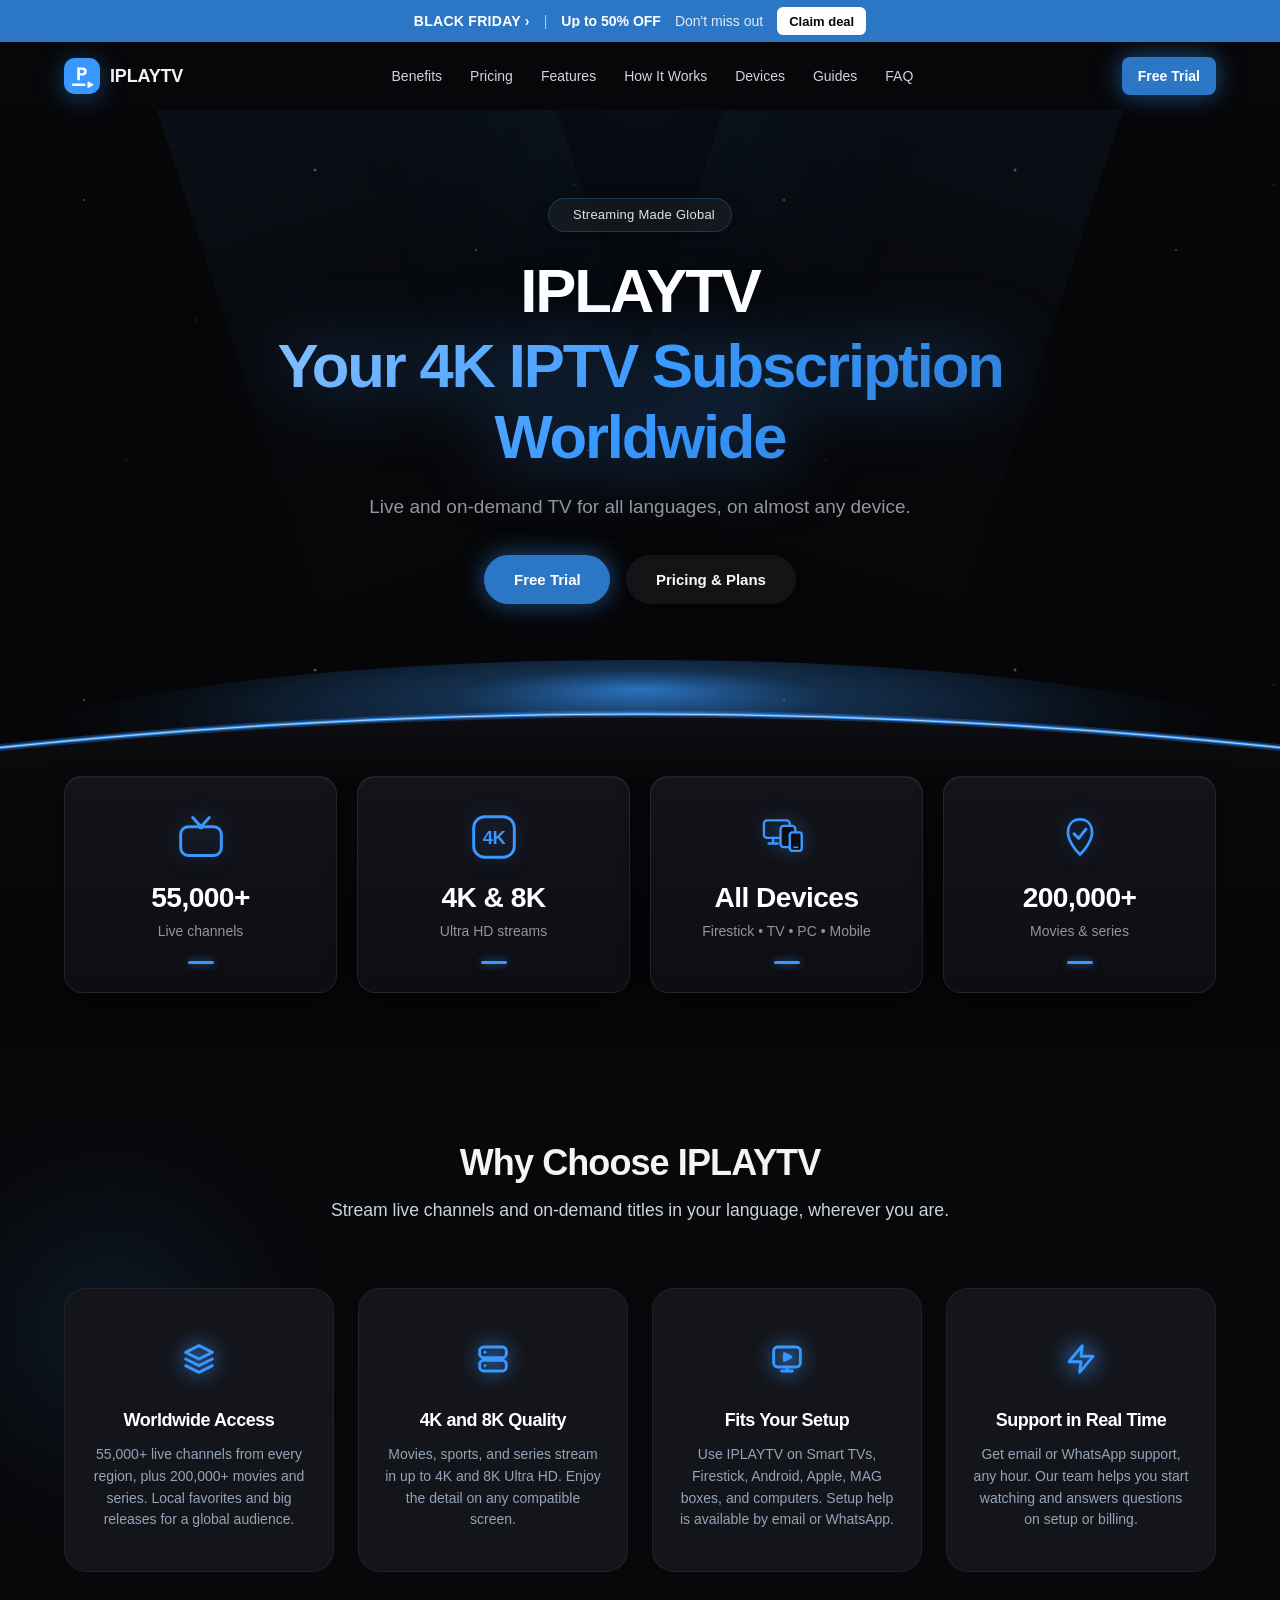
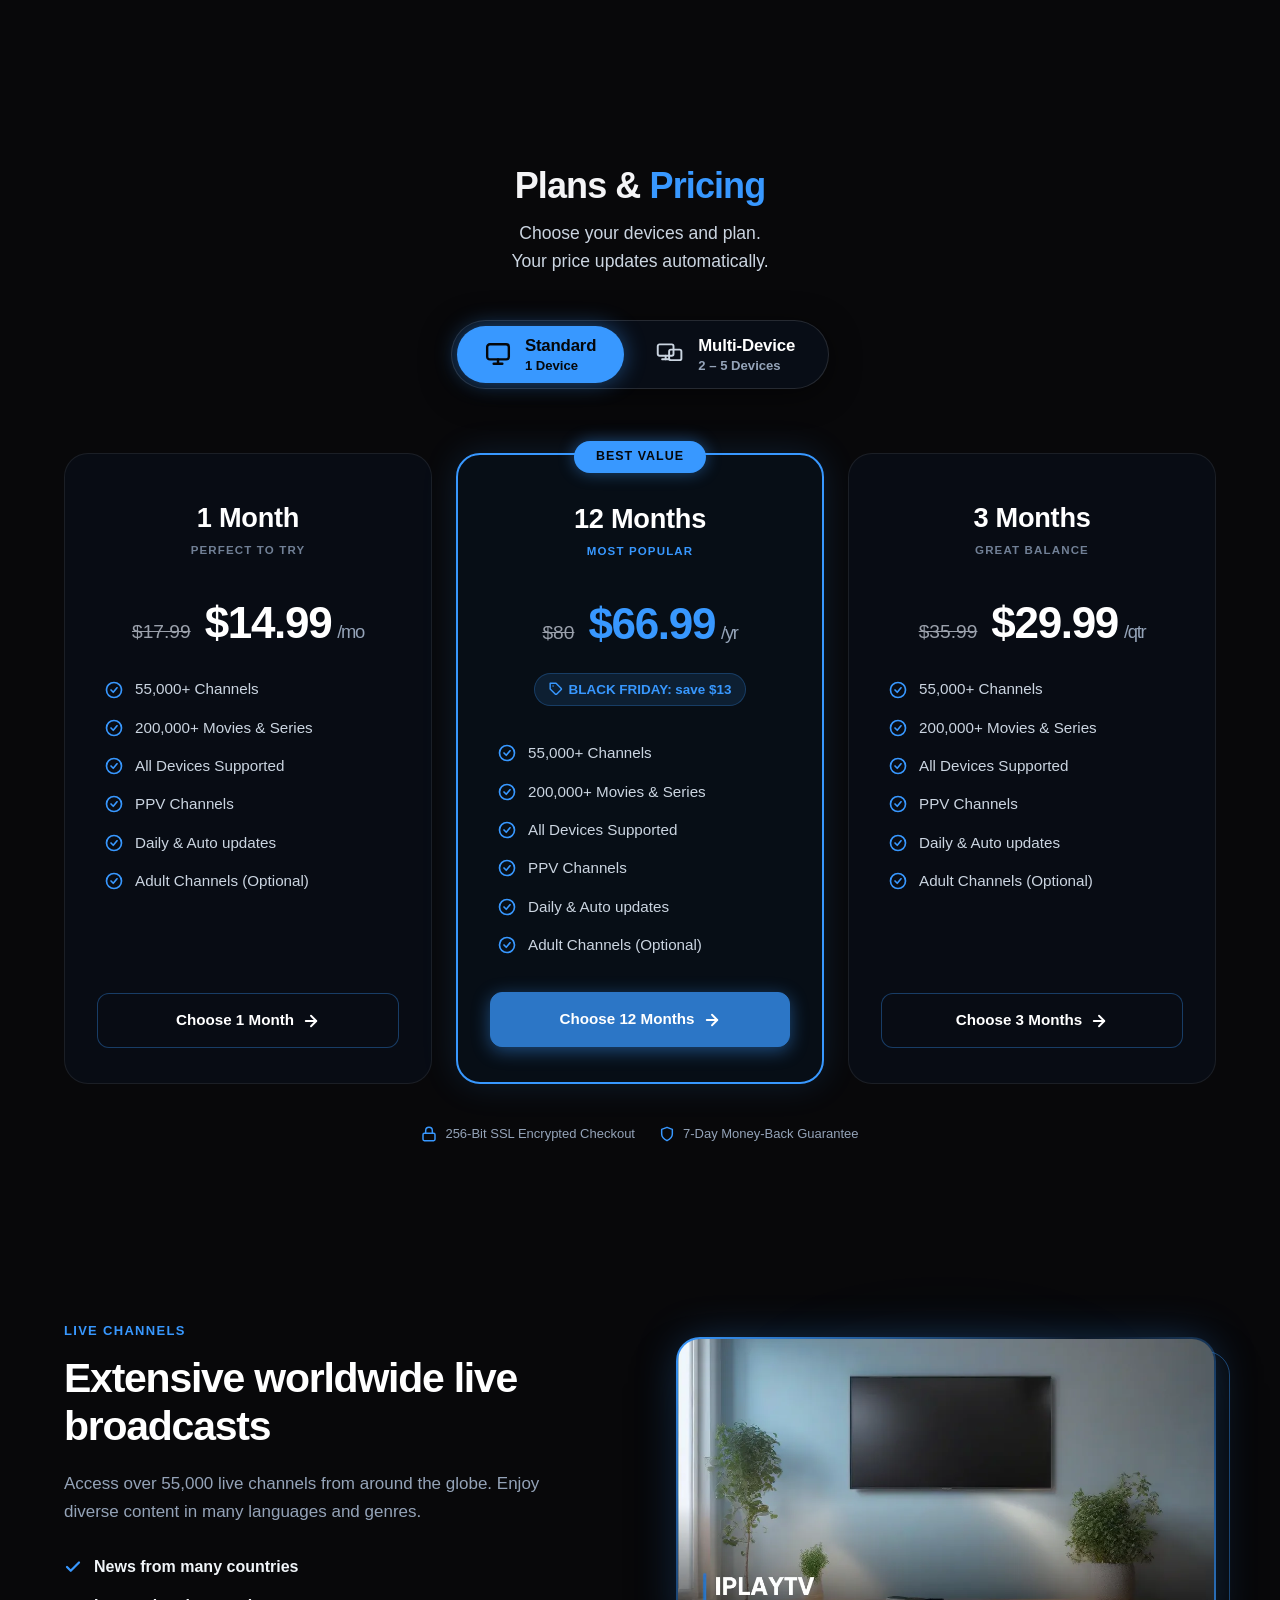
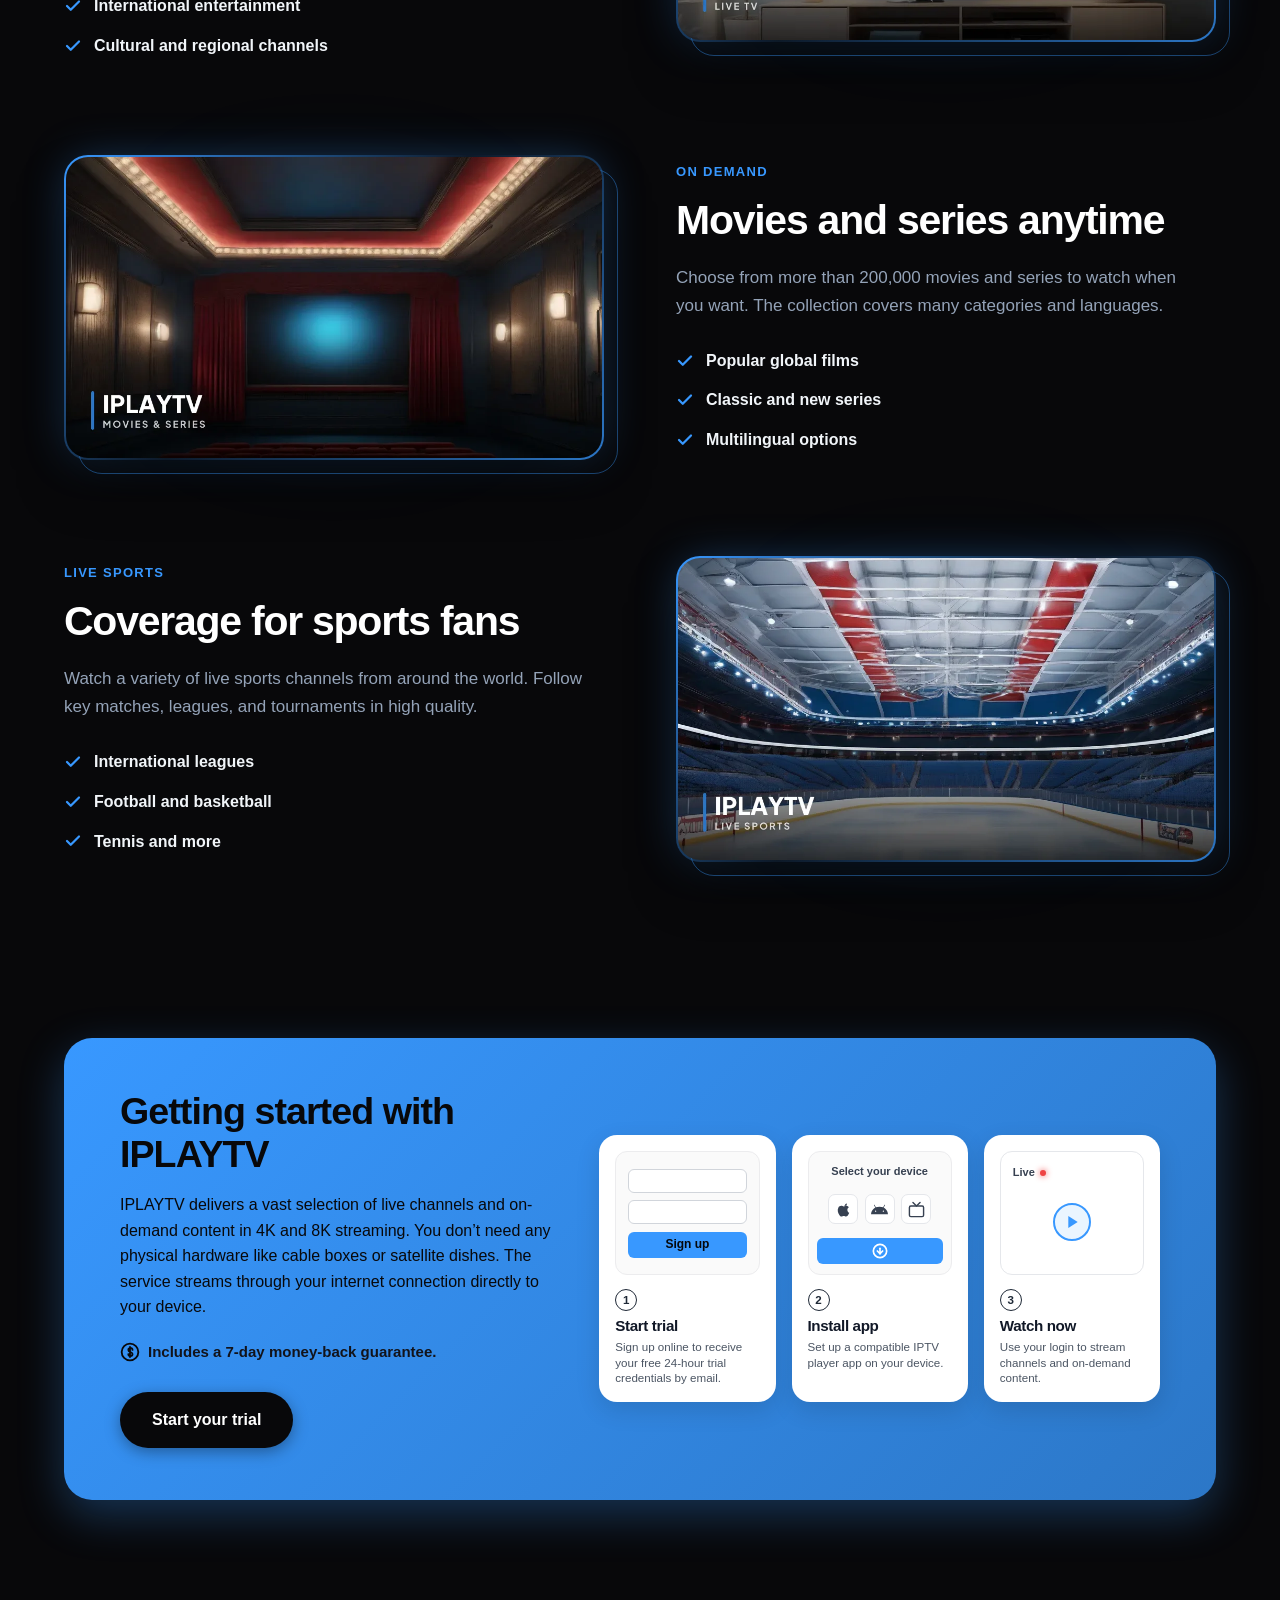
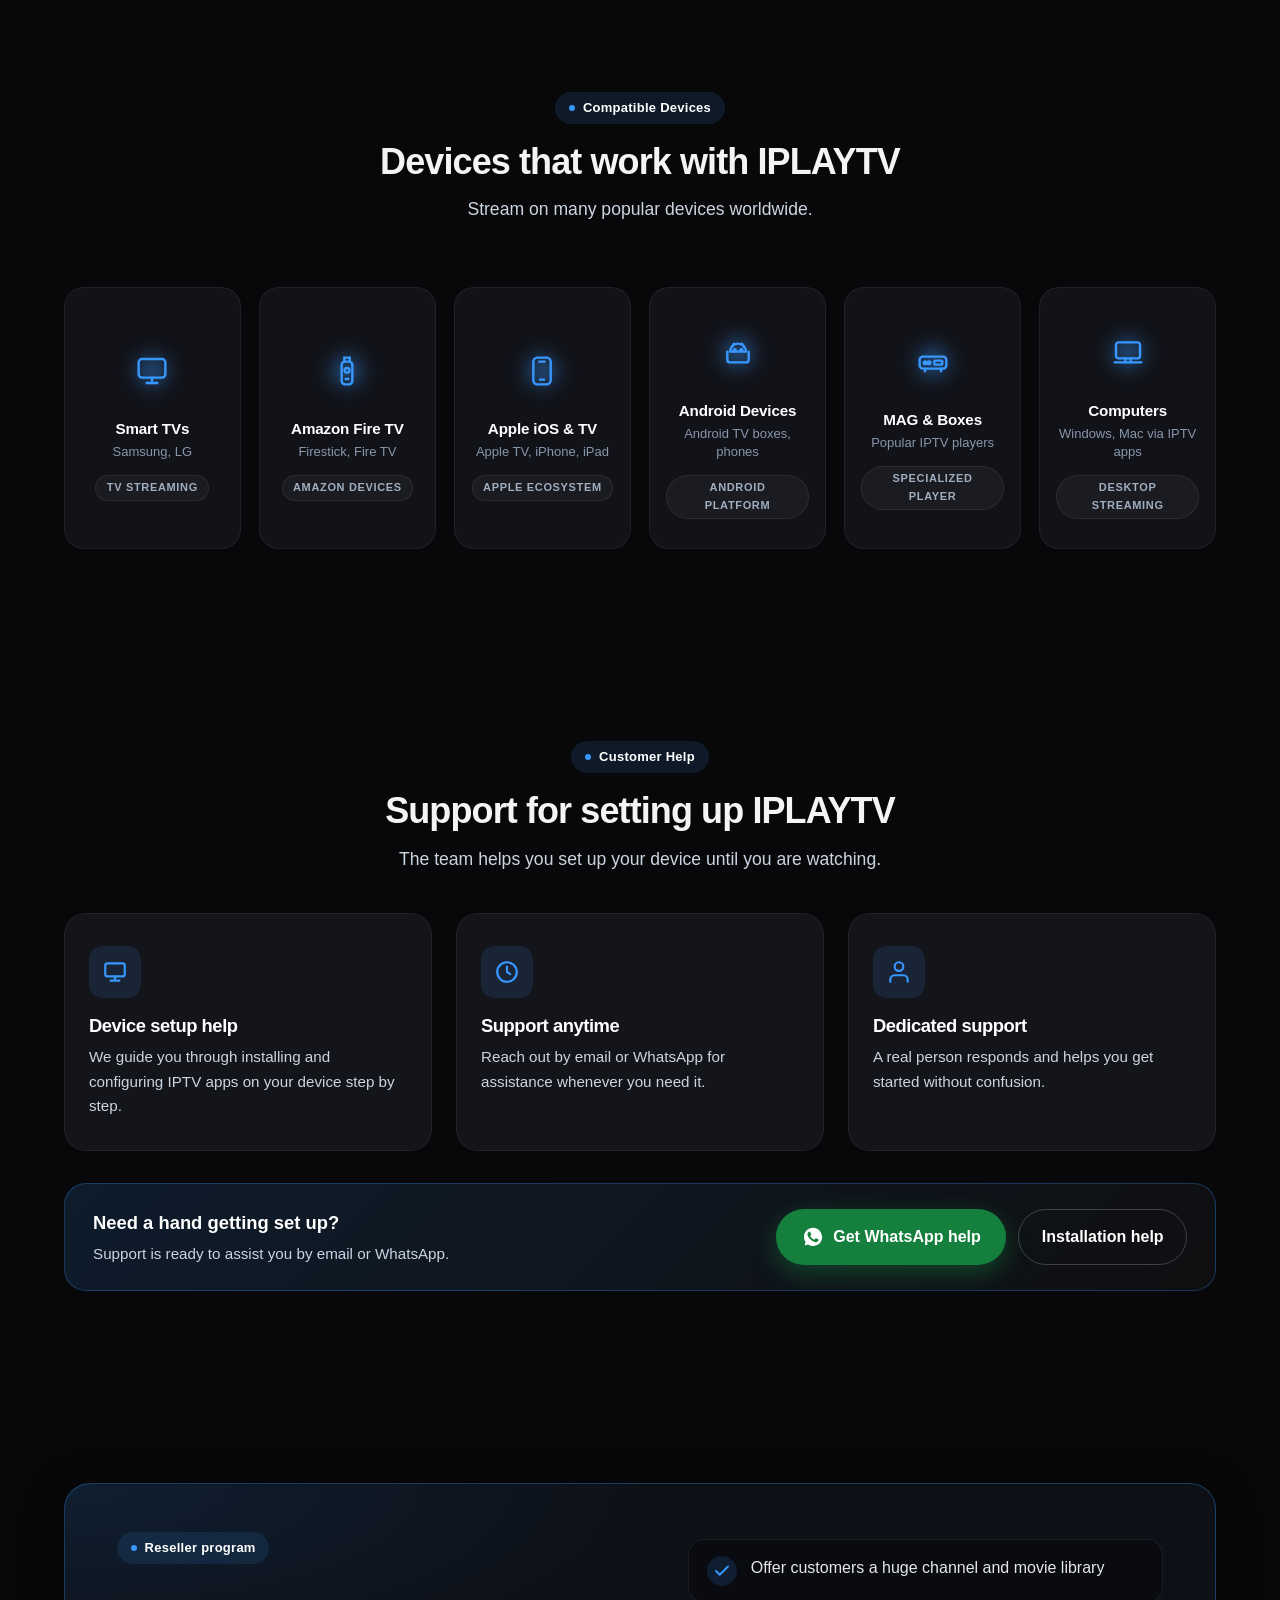
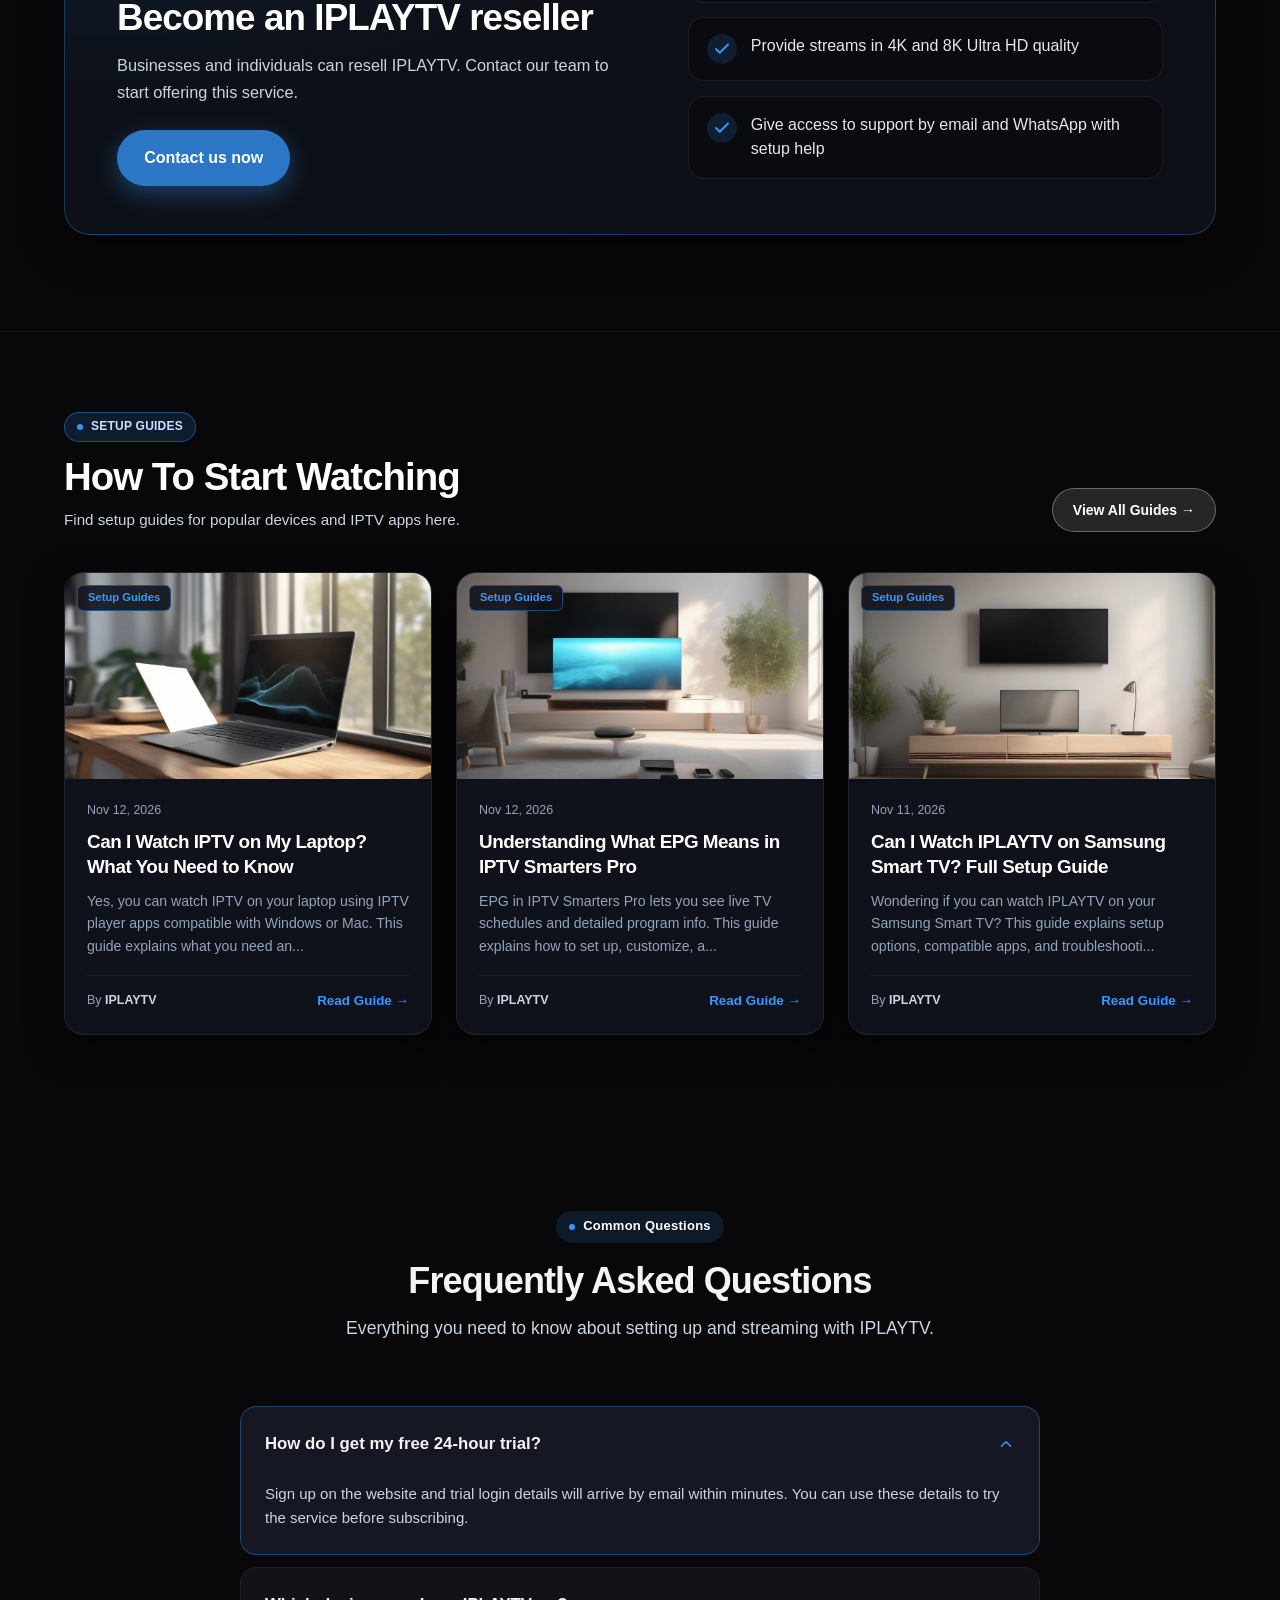
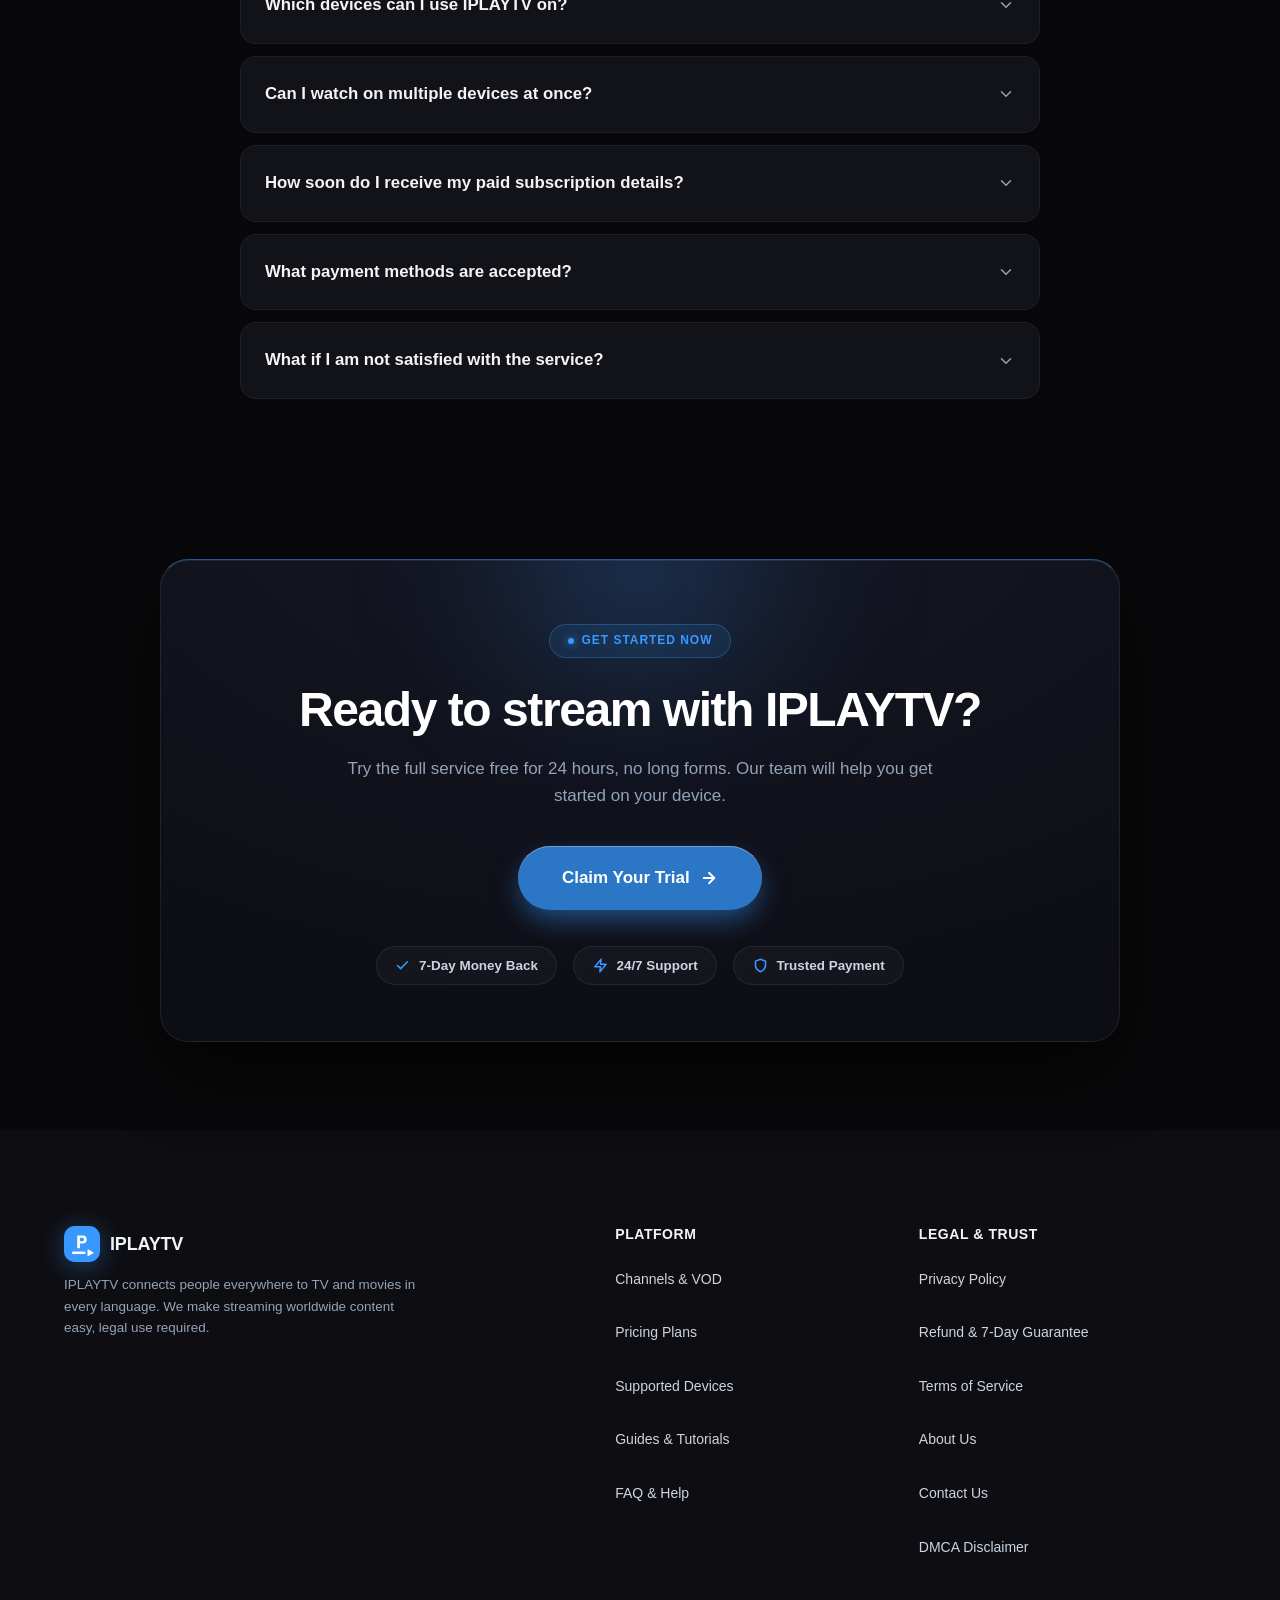
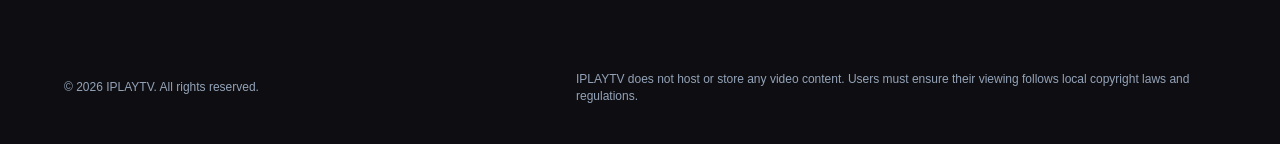
<file: index.html>
<!DOCTYPE html>
<html lang="en" style="background-color:#08080a;color:#f4f4f6;">
<head>
  <meta charset="UTF-8">
  <meta name="viewport" content="width=device-width, initial-scale=1.0">
  
  <!-- Primary SEO Meta Tags -->
  <title>IPLAYTV Global IPTV: 4K &amp; 8K Streaming Plans | Free Trial</title>
  <meta name="description" content="Explore 55,000+ live channels and 200,000+ movies in 4K or 8K. Try the IPLAYTV free 24-hour trial and start watching today. Plans for every budget.">
  <meta name="robots" content="index, follow, max-snippet:-1, max-image-preview:large, max-video-preview:-1">
  <meta name="format-detection" content="telephone=no">
  <link rel="canonical" href="https://iplaytviptv.org/">
  <link rel="preload" href="/assets/fonts/plus-jakarta-sans.woff2" as="font" type="font/woff2" crossorigin>
  <meta name="theme-color" content="#08080a">

  <!-- Site favicon: real image files, which Google Search reads -->
  <link rel="icon" href="favicon.ico" sizes="any">
  <link rel="icon" type="image/png" sizes="48x48" href="/assets/favicon-48x48.png">
  <link rel="icon" type="image/svg+xml" href="/assets/favicon.svg">
  <link rel="apple-touch-icon" sizes="180x180" href="/assets/apple-touch-icon.png">
  <link rel="manifest" href="site.webmanifest">

  <!-- Open Graph / Facebook -->
  <meta property="og:type" content="website">
  <meta property="og:url" content="https://iplaytviptv.org/">
  <meta property="og:title" content="IPLAYTV Global IPTV: 4K & 8K Streaming Plans | Free Trial">
  <meta property="og:description" content="Explore 55,000+ live channels and 200,000+ movies in 4K or 8K. Try the IPLAYTV free 24-hour trial and start watching today. Plans for every budget.">
  <meta property="og:site_name" content="IPLAYTV">
  <meta property="og:image" content="https://iplaytviptv.org/images/share-iplaytv-live-tv-1794439201990.jpg">
  <meta property="og:image:width" content="1200">
  <meta property="og:image:height" content="630">
  <meta property="og:image:alt" content="IPLAYTV Ultra-Stable 4K IPTV Streaming Service">

  <!-- Twitter / X -->
  <meta name="twitter:card" content="summary_large_image">
  <meta name="twitter:title" content="IPLAYTV Global IPTV: 4K & 8K Streaming Plans | Free Trial">
  <meta name="twitter:description" content="Explore 55,000+ live channels and 200,000+ movies in 4K or 8K. Try the IPLAYTV free 24-hour trial and start watching today. Plans for every budget.">
  <meta name="twitter:image" content="https://iplaytviptv.org/images/share-iplaytv-live-tv-1794439201990.jpg">

  <!-- Self-Hosted Critical Variable Font loaded via @font-face with font-display: swap -->

  <!-- Main Stylesheet -->
  <style>
@font-face{font-family:"Plus Jakarta Sans";font-style:normal;font-weight:400 800;font-display:swap;src:url("/assets/fonts/plus-jakarta-sans.woff2") format("woff2");unicode-range:U+0000-00FF,U+0131,U+0152-0153,U+02BB-02BC,U+02C6,U+02DA,U+02DC,U+0304,U+0308,U+0329,U+2000-206F,U+20AC,U+2122,U+2191,U+2193,U+2212,U+2215,U+FEFF,U+FFFD}:root{--bg-page:#08080a;--bg-surface:#0e0e12;--bg-card:#131318;--bg-card-hover:#181820;--bg-subtle:#1c1c24;--border-subtle:transparent;--border-medium:transparent;--border-accent:transparent;--border-highlight:transparent;--accent:#2c77c7;--accent-hover:#2c77c7;--accent-light:rgba(44, 119, 199,0.12);--accent-text:#c7e2ff;--status-green:#22c55e;--status-green-bg:rgba(34,197,94,0.12);--text-primary:#f4f4f6;--text-secondary:#cbd5e1;--text-muted:#94a3b8;--text-inverse:#08080a;--font-family:"Plus Jakarta Sans",-apple-system,BlinkMacSystemFont,"Segoe UI",Roboto,Oxygen,Ubuntu,Cantarell,"Helvetica Neue",sans-serif;--line-height-base:1.6;--line-height-heading:1.2;--space-xs:0.5rem;--space-sm:0.75rem;--space-md:1rem;--space-lg:1.5rem;--space-xl:2.5rem;--space-2xl:4rem;--space-3xl:6rem;--max-width:1200px;--radius-sm:4px;--radius-md:8px;--radius-lg:12px;--radius-full:9999px;--transition-fast:0.15s ease;--transition-normal:0.25s ease}*,*::before,*::after{box-sizing:border-box;margin:0;padding:0}html{font-family:var(--font-family);font-size:16px;line-height:var(--line-height-base);color:var(--text-secondary);background-color:var(--bg-page);scroll-behavior:smooth;-webkit-text-size-adjust:100%;text-rendering:optimizeLegibility}body{min-height:100vh;display:flex;flex-direction:column;background-color:var(--bg-page);color:var(--text-secondary);overflow-x:hidden}h1,h2,h3,h4,h5,h6{color:var(--text-primary);font-weight:700;line-height:var(--line-height-heading);letter-spacing:-0.025em}h1{font-size:clamp(2rem,5vw,3.25rem);font-weight:800;margin-bottom:var(--space-md)}h2{font-size:clamp(1.75rem,3.5vw,2.25rem);margin-bottom:var(--space-sm)}h3{font-size:1.25rem;margin-bottom:var(--space-xs)}p{margin-bottom:var(--space-md)}p:last-child{margin-bottom:0}a{color:inherit;text-decoration:none;transition:color var(--transition-fast)}a:hover{color:var(--text-primary)}ul,ol{list-style:none}:focus-visible{outline:2px solid var(--accent);outline-offset:3px}.container{width:100%;max-width:var(--max-width);margin-inline:auto;padding-inline:var(--space-md)}@media (min-width:768px){.container{padding-inline:var(--space-lg)}}.section{padding-block:var(--space-2xl);border-bottom:none;scroll-margin-top:90px}@media (min-width:768px){.section{padding-block:var(--space-3xl)}}.section-header{text-align:center;max-width:680px;margin-inline:auto;margin-bottom:var(--space-2xl)}.section-header p{color:var(--text-secondary);font-size:1.1rem}.pill-badge{display:inline-flex;align-items:center;gap:0.5rem;padding:0.35rem 0.85rem;font-size:0.8125rem;font-weight:600;letter-spacing:0.02em;color:var(--accent-text);background-color:var(--accent-light);border:none;border-radius:var(--radius-full);margin-bottom:var(--space-md)}.pill-badge .dot{width:6px;height:6px;border-radius:50%;background-color:var(--accent)}.status-pill{display:inline-flex;align-items:center;gap:0.375rem;font-size:0.75rem;font-weight:500;color:#86efac;background-color:var(--status-green-bg);padding:0.25rem 0.625rem;border-radius:var(--radius-full);border:none}.status-pill .indicator{width:6px;height:6px;border-radius:50%;background-color:var(--status-green)}@media (max-width:640px){.header-actions .status-pill{display:none}}.btn{display:inline-flex;align-items:center;justify-content:center;gap:0.5rem;padding:0.75rem 1.5rem;font-size:0.9375rem;font-weight:600;border-radius:var(--radius-md);border:none;cursor:pointer;white-space:nowrap;transition:background-color var(--transition-fast),transform var(--transition-fast);text-decoration:none}.btn:active{transform:translateY(1px)}.btn-primary{background:linear-gradient(135deg,#2c77c7 0%,#2c77c7 100%);color:#ffffff !important;font-weight:700;border:none}.btn-primary:hover{background-color:var(--accent-hover);color:#ffffff}.btn-secondary{background-color:var(--bg-card);color:var(--text-primary);border:none}.btn-secondary:hover{background-color:var(--bg-subtle);color:#ffffff}.btn-block{width:100%}.btn-sm{padding:0.5rem 1rem;font-size:0.875rem}.btn-group{display:flex;flex-direction:column;gap:0.75rem;width:100%}@media (min-width:480px){.btn-group{flex-direction:row;justify-content:center;width:auto}}.site-header{position:sticky;top:0;z-index:100;background-color:rgba(8,8,10,0.95);border-bottom:none;backdrop-filter:blur(8px);-webkit-backdrop-filter:blur(8px)}.header-container{display:flex;align-items:center;justify-content:space-between;height:68px}.brand-logo{display:flex;align-items:center;gap:0.625rem;font-size:1.125rem;font-weight:700;color:var(--text-primary);letter-spacing:-0.01em}.logo-icon{display:inline-flex;align-items:center;justify-content:center;width:32px;height:32px;background-color:var(--accent);color:#ffffff;border-radius:var(--radius-sm);font-weight:900;font-size:1rem}.brand-accent{color:var(--accent-ink, var(--accent))}.nav-menu{display:none}@media (min-width:900px){.nav-menu{display:flex;align-items:center;gap:1.75rem}}.nav-link{font-size:0.875rem;font-weight:500;color:var(--text-secondary)}.nav-link:hover{color:var(--text-primary)}.header-actions{display:flex;align-items:center;gap:0.875rem}.menu-toggle{display:flex;flex-direction:column;justify-content:center;gap:5px;width:38px;height:38px;padding:8px;background-color:var(--bg-card);border:none;border-radius:var(--radius-sm);cursor:pointer;color:var(--text-primary)}@media (min-width:900px){.menu-toggle{display:none}}.menu-bar{display:block;width:100%;height:2px;background-color:var(--text-primary);transition:transform var(--transition-fast),opacity var(--transition-fast)}.menu-toggle[aria-expanded="true"] .menu-bar:nth-child(1){transform:translateY(7px) rotate(45deg)}.menu-toggle[aria-expanded="true"] .menu-bar:nth-child(2){opacity:0}.menu-toggle[aria-expanded="true"] .menu-bar:nth-child(3){transform:translateY(-7px) rotate(-45deg)}.mobile-nav{display:none;position:fixed;top:68px;left:0;right:0;bottom:0;background-color:#08080a;border-bottom:none;padding:var(--space-xl) var(--space-lg);flex-direction:column;gap:var(--space-md);z-index:999;overflow-y:auto}.mobile-nav.is-open{display:flex}@media (min-width:900px){.mobile-nav{display:none !important}}.mobile-nav-link{font-size:1.125rem;font-weight:600;color:var(--text-primary);padding-block:0.5rem;border-bottom:none}.hero-section{position:relative;background-color:#060608;padding-top:clamp(3.5rem,7vw,5.5rem);padding-bottom:clamp(2rem,4vw,3.5rem);text-align:center;overflow:hidden}.hero-cosmic-backdrop{position:absolute;inset:0;pointer-events:none;overflow:hidden;z-index:1;contain:strict}.light-ray{position:absolute;top:-120px;width:380px;height:600px;opacity:0.16;transform-origin:top center;pointer-events:none;will-change:transform}.light-ray-left{left:10%;background:linear-gradient(180deg,rgba(56, 152, 255,0.5) 0%,rgba(56, 152, 255,0.08) 60%,transparent 100%);transform:rotate(-18deg)}.light-ray-right{right:10%;background:linear-gradient(180deg,rgba(56, 152, 255,0.45) 0%,rgba(56, 152, 255,0.08) 60%,transparent 100%);transform:rotate(18deg)}.light-ray-center{left:50%;transform:translateX(-50%);width:550px;height:480px;background:radial-gradient(ellipse at top,rgba(56, 152, 255,0.2) 0%,rgba(56, 152, 255,0.05) 50%,transparent 80%);opacity:0.35}.cosmic-stars{position:absolute;inset:0;background-image:radial-gradient(1.5px 1.5px at 12% 18%,rgba(255,255,255,0.65),transparent),radial-gradient(1px 1px at 28% 42%,rgba(255,255,255,0.45),transparent),radial-gradient(2px 2px at 45% 12%,rgba(199, 226, 255,0.75),transparent),radial-gradient(1.5px 1.5px at 68% 28%,rgba(255,255,255,0.55),transparent),radial-gradient(1px 1px at 82% 15%,rgba(255,255,255,0.45),transparent),radial-gradient(1.5px 1.5px at 92% 38%,rgba(199, 226, 255,0.65),transparent),radial-gradient(1px 1px at 18% 70%,rgba(255,255,255,0.35),transparent),radial-gradient(1.5px 1.5px at 84% 68%,rgba(255,255,255,0.4),transparent);background-repeat:repeat;background-size:700px 500px;opacity:0.7}.hero-container{position:relative;z-index:3}.hero-content{max-width:860px;margin-inline:auto;display:flex;flex-direction:column;align-items:center}.hero-badge-pill{display:inline-flex;align-items:center;gap:0.5rem;padding:0.35rem 1rem;background:rgba(255,255,255,0.05);border:none;border-radius:var(--radius-full);font-size:0.8125rem;font-weight:500;letter-spacing:0.02em;color:#e4e4e7;margin-bottom:1.5rem;backdrop-filter:blur(12px);-webkit-backdrop-filter:blur(12px);box-shadow:0 4px 20px rgba(0,0,0,0.4);transition:background-color var(--transition-fast),transform var(--transition-fast)}.hero-badge-pill:hover{background:rgba(255,255,255,0.08);transform:translateY(-1px)}.badge-spark{color:#2c77c7;font-size:0.875rem;text-shadow:0 0 10px rgba(44, 119, 199,0.9),0 0 20px rgba(44, 119, 199,0.5);line-height:1}.hero-title{display:flex;flex-direction:column;align-items:center;gap:0.25rem;font-size:clamp(2.1rem,5.2vw,3.85rem);font-weight:800;line-height:1.15;letter-spacing:-0.035em;margin-bottom:1.25rem}.title-top{color:#ffffff;text-shadow:0 2px 20px rgba(0,0,0,0.8)}.title-bottom{color:var(--accent-ink, #3898ff);background:linear-gradient(135deg,#3898ff 0%,#3898ff 50%,#2c77c7 100%);-webkit-background-clip:text;-webkit-text-fill-color:transparent;background-clip:text;filter:drop-shadow(0 0 35px rgba(44, 119, 199,0.45))}.hero-description{font-size:clamp(1rem,2vw,1.1875rem);color:#9494a0;line-height:1.6;max-width:640px;margin-inline:auto;margin-bottom:2rem}.hero-btn-group{display:flex;flex-direction:row;align-items:center;justify-content:center;gap:1rem;flex-wrap:wrap;margin-bottom:2.5rem}.btn-pill{display:inline-flex;align-items:center;justify-content:center;gap:0.5rem;padding:0.8rem 1.85rem;font-size:0.9375rem;font-weight:600;border-radius:var(--radius-full);border:none;cursor:pointer;white-space:nowrap}.btn-pill,.btn-pill span,.btn-pill:link,.btn-pill:visited{text-decoration:none}.btn-pill-primary,.btn-pill-primary:link,.btn-pill-primary:visited{background:var(--accent);color:#ffffff !important;font-weight:800 !important;border:none;box-shadow:0 0 25px rgba(44, 119, 199,0.45),0 4px 14px rgba(0,0,0,0.4)}.btn-pill-primary:hover{transform:translateY(-2px) scale(1.02);box-shadow:0 0 35px rgba(44, 119, 199,0.7),0 6px 22px rgba(0,0,0,0.5);color:#ffffff !important}.btn-pill-primary span{background:none;box-shadow:none;color:#ffffff !important}.btn-pill-glass{background-color:rgba(255,255,255,0.06);color:#f8fafc !important;border:none;backdrop-filter:blur(12px);-webkit-backdrop-filter:blur(12px);box-shadow:0 4px 15px rgba(0,0,0,0.3)}.btn-pill-glass span{color:#f8fafc !important}.btn-pill-glass:hover{background-color:rgba(255,255,255,0.12);color:#ffffff !important;transform:translateY(-2px);box-shadow:0 6px 20px rgba(0,0,0,0.4)}.hero-horizon{position:relative;width:100%;margin-top:1rem;margin-bottom:-15px;overflow:visible;pointer-events:none;z-index:2;display:flex;justify-content:center}.horizon-svg{width:100%;height:clamp(140px,18vw,240px);display:block;overflow:visible}.hero-metrics-container{position:relative;z-index:3;margin-top:-115px}@media (max-width:640px){.hero-metrics-container{margin-top:-50px}.hero-btn-group{flex-direction:column;width:100%;max-width:320px;margin-inline:auto}.btn-pill{width:100%}.horizon-svg{height:120px}}.metrics-grid{display:grid;grid-template-columns:repeat(2,1fr);gap:1rem;margin-top:0}@media (min-width:860px){.metrics-grid{grid-template-columns:repeat(4,1fr);gap:1.25rem}}.metric-card{position:relative;background-color:#0c0c11;background:linear-gradient(180deg,#13131a 0%,#0d0d12 100%);border:1px solid rgba(255,255,255,0.08);border-radius:18px;padding:2.25rem 1rem 1.75rem 1rem;display:flex;flex-direction:column;align-items:center;justify-content:center;text-align:center;box-shadow:0 10px 30px rgba(0,0,0,0.4),inset 0 1px 0 rgba(255,255,255,0.06);transition:transform var(--transition-normal),box-shadow var(--transition-normal),border-color var(--transition-normal),background-color var(--transition-normal)}.metric-card:hover{transform:translateY(-3px);background-color:#101016;border-color:rgba(56, 152, 255,0.4);box-shadow:0 14px 40px rgba(0,0,0,0.55),0 0 25px rgba(44, 119, 199,0.15)}.metric-icon-wrap{display:flex;align-items:center;justify-content:center;width:56px;height:48px;max-width:56px;max-height:48px;background:transparent;border:none;margin-inline:auto;margin-bottom:1.25rem;overflow:visible;flex-shrink:0}.metric-icon-art{width:56px !important;height:48px !important;max-width:56px !important;max-height:48px !important;display:block;flex-shrink:0;filter:drop-shadow(0 0 10px rgba(56, 152, 255,0.22));transition:transform var(--transition-fast),filter var(--transition-fast)}.metric-card:hover .metric-icon-art{transform:scale(1.06);filter:drop-shadow(0 0 16px rgba(56, 152, 255,0.5))}.metric-val{font-size:clamp(1.35rem,2.2vw,1.85rem);font-weight:800;color:#ffffff;letter-spacing:-0.02em;line-height:1.2}.metric-val .accent-mark{color:var(--accent-ink, #3898ff);margin-left:2px}.metric-label{font-size:clamp(0.78rem,1.15vw,0.875rem);color:#94949e;margin-top:0.45rem;line-height:1.4;font-weight:500}.metric-dash{display:block;width:26px;height:3px;border-radius:var(--radius-full);background-color:#3898ff;margin-top:1.25rem;box-shadow:0 0 8px rgba(56, 152, 255,0.5)}@media (max-width:640px){.metrics-grid{gap:0.65rem}.metric-card{padding:1.5rem 0.6rem 1.25rem 0.6rem;border-radius:14px}.metric-icon-wrap{height:44px;margin-bottom:0.85rem}.metric-icon-art{width:44px;height:38px}.metric-val{font-size:1.15rem}.metric-label{font-size:0.72rem}.metric-dash{margin-top:0.85rem;width:20px}}.hero-categories-section{position:relative;background-color:#060608;padding-bottom:2rem}.hero-categories-container{position:relative;z-index:3;margin-top:1.5rem;margin-bottom:1rem}.category-cards-grid{display:grid;grid-template-columns:repeat(3,1fr);gap:0.65rem}@media (min-width:860px){.category-cards-grid{grid-template-columns:repeat(6,1fr);gap:1rem}}.category-card{position:relative;display:flex;flex-direction:column;border-radius:14px;overflow:hidden;background-color:#0c0c11;border:1px solid rgba(255,255,255,0.08);text-decoration:none;cursor:pointer;box-shadow:0 6px 20px rgba(0,0,0,0.4);transition:transform var(--transition-normal),box-shadow var(--transition-normal),border-color var(--transition-normal)}.category-card:hover{transform:translateY(-4px) scale(1.02);border-color:rgba(56, 152, 255,0.45);box-shadow:0 12px 30px rgba(0,0,0,0.6),0 0 20px rgba(56, 152, 255,0.22)}.category-card-media{position:relative;width:100%;aspect-ratio:2 / 3;overflow:hidden;border-radius:14px;background-color:#08080a}.category-card-media img{width:100%;height:100%;object-fit:cover;display:block;transition:transform 0.45s cubic-bezier(0.16,1,0.3,1)}.category-card:hover .category-card-media img{transform:scale(1.07)}.category-card-overlay{position:absolute;inset:0;background:linear-gradient(180deg,transparent 40%,rgba(0,0,0,0.65) 75%,rgba(0,0,0,0.92) 100%);pointer-events:none}.category-card-label{position:absolute;bottom:0.55rem;left:0.25rem;right:0.25rem;text-align:center;font-size:0.78rem;font-weight:600;color:#ffffff;letter-spacing:-0.01em;text-shadow:0 1px 4px rgba(0,0,0,0.9);pointer-events:none;white-space:nowrap;overflow:hidden;text-overflow:ellipsis;padding-inline:4px;transition:color var(--transition-fast)}.category-card:hover .category-card-label{color:var(--accent-ink, #3898ff)}@media (max-width:640px){.hero-categories-container{margin-top:0.85rem;margin-bottom:0.5rem}.category-cards-grid{gap:0.45rem}.category-card{border-radius:10px}.category-card-media{border-radius:10px}.category-card-label{font-size:0.65rem;bottom:0.35rem}}.what-we-offer-section{position:relative;overflow:hidden}.what-we-offer-section::before{content:"";position:absolute;top:15%;left:-80px;width:380px;height:380px;background:radial-gradient(circle,rgba(56, 152, 255,0.14) 0%,rgba(56, 152, 255,0.03) 50%,transparent 70%);filter:blur(60px);pointer-events:none;z-index:0}.benefits-grid{position:relative;z-index:1;display:grid;grid-template-columns:1fr;gap:1.25rem}@media (min-width:640px){.benefits-grid{grid-template-columns:repeat(2,1fr)}}@media (min-width:1024px){.benefits-grid{grid-template-columns:repeat(4,1fr);gap:1.5rem}}.benefit-card{background-color:#14151b;border:1px solid rgba(255,255,255,0.06);border-radius:22px;padding:2.5rem 1.5rem;display:flex;flex-direction:column;align-items:center;text-align:center;height:100%;transition:transform 0.25s ease,border-color 0.25s ease,box-shadow 0.25s ease,background-color 0.25s ease}.benefit-card:hover{background-color:#181a22;border-color:rgba(56, 152, 255,0.35);transform:translateY(-4px);box-shadow:0 16px 36px -10px rgba(0,0,0,0.6),0 0 24px rgba(56, 152, 255,0.12)}.benefit-icon-wrapper{position:relative;width:60px;height:60px;display:flex;align-items:center;justify-content:center;color:var(--accent-ink, #3898ff);margin-bottom:1.25rem;flex-shrink:0}.benefit-icon-glow{position:absolute;top:50%;left:50%;transform:translate(-50%,-50%);width:48px;height:48px;border-radius:50%;background:radial-gradient(circle,rgba(56, 152, 255,0.55) 0%,rgba(56, 152, 255,0.18) 50%,transparent 75%);filter:blur(8px);pointer-events:none;z-index:0}.benefit-icon-wrapper svg{position:relative;z-index:1;width:32px;height:32px;color:var(--accent-ink, #3898ff)}.benefit-title{font-size:1.125rem;font-weight:700;color:#ffffff;margin-bottom:0.75rem;line-height:1.3}.benefit-desc{font-size:0.875rem;color:#94a3b8;line-height:1.55;margin:0;max-width:250px}.features-showcase-section{padding:5rem 0;position:relative;overflow:hidden}.features-showcase{display:flex;flex-direction:column;gap:6rem}.feature-split-row{display:grid;grid-template-columns:1fr;align-items:center;gap:2.5rem}@media (min-width:992px){.feature-split-row{grid-template-columns:1fr 1fr;gap:4.5rem}.feature-split-row-reverse .feature-split-content{order:2}.feature-split-row-reverse .feature-split-media{order:1}}.feature-split-content{display:flex;flex-direction:column;justify-content:center}.feature-badge-tag{display:inline-block;font-size:0.8125rem;font-weight:800;text-transform:uppercase;letter-spacing:0.1em;color:var(--accent-ink, #3898ff);margin-bottom:0.875rem}.feature-split-title{font-size:clamp(2rem,3.2vw,2.75rem);font-weight:800;line-height:1.15;letter-spacing:-0.03em;color:#ffffff;margin:0 0 1.25rem 0}.feature-split-desc{font-size:1.0625rem;line-height:1.65;color:#94a3b8;margin:0 0 1.75rem 0;max-width:520px}.feature-split-list{list-style:none;padding:0;margin:0;display:flex;flex-direction:column;gap:0.875rem}.feature-split-item{display:flex;align-items:center;gap:0.75rem;font-size:1rem;font-weight:600;color:#f1f5f9}.feature-check-icon{display:inline-flex;align-items:center;justify-content:center;color:var(--accent-ink, #3898ff);flex-shrink:0}.feature-check-icon svg{width:18px;height:18px}.feature-split-media{position:relative;display:flex;justify-content:center;align-items:center}.feature-media-wrapper{position:relative;width:100%;max-width:620px;display:flex;align-items:center;justify-content:center}.feature-media-ambient{position:absolute;top:50%;left:50%;transform:translate(-50%,-50%);width:80%;height:80%;background:radial-gradient(circle,rgba(56, 152, 255,0.16) 0%,rgba(56, 152, 255,0.03) 60%,transparent 80%);filter:blur(50px);pointer-events:none;z-index:0}.feature-mockup-img{position:relative;z-index:1;width:100%;max-width:100%;height:auto;display:block;object-fit:contain;filter:drop-shadow(0 20px 30px rgba(0,0,0,0.65));transition:transform 0.35s cubic-bezier(0.16,1,0.3,1),filter 0.35s ease}.feature-mockup-img:hover{transform:translateY(-6px) scale(1.02);filter:drop-shadow(0 28px 42px rgba(0,0,0,0.8)) drop-shadow(0 0 25px rgba(56, 152, 255,0.22))}@media (max-width:768px){.features-showcase-section{padding:3.5rem 0}.features-showcase{gap:4rem}.feature-split-title{font-size:1.75rem}.feature-split-desc{font-size:0.9375rem;margin-bottom:1.25rem}.feature-split-item{font-size:0.9375rem}}.journey-banner{background:linear-gradient(135deg,#3898ff 0%,#3898ff 50%,#3898ff 100%);border-radius:28px;padding:3.25rem 3.5rem;display:grid;grid-template-columns:1fr;gap:2.5rem;align-items:center;position:relative;overflow:hidden;box-shadow:0 15px 45px rgba(56, 152, 255,0.22)}@media (min-width:1024px){.journey-banner{grid-template-columns:1fr 1.3fr;gap:3rem}}.journey-cta-col{display:flex;flex-direction:column;align-items:flex-start}.journey-title{font-size:2.35rem;font-weight:800;color:#08080a;line-height:1.15;letter-spacing:-0.025em;margin-bottom:1rem}.journey-guarantee{display:inline-flex;align-items:center;gap:0.5rem;font-size:0.9375rem;font-weight:700;color:#12131a;margin-bottom:1.75rem}.journey-guarantee svg{flex-shrink:0;color:#08080a}.journey-btn{display:inline-flex;align-items:center;justify-content:center;background-color:#08080a;color:#ffffff;font-size:1rem;font-weight:700;padding:0.95rem 2rem;border-radius:100px;text-decoration:none;box-shadow:0 4px 15px rgba(0,0,0,0.35);transition:transform var(--transition-fast),background-color var(--transition-fast),box-shadow var(--transition-fast)}.journey-btn:hover{background-color:#1a1b24;transform:translateY(-2px);box-shadow:0 6px 20px rgba(0,0,0,0.45)}.journey-steps-grid{display:grid;grid-template-columns:1fr;gap:1.25rem}@media (min-width:640px){.journey-steps-grid{grid-template-columns:repeat(3,1fr);gap:1rem}}.journey-step-card{background-color:#ffffff;border-radius:18px;padding:1rem;display:flex;flex-direction:column;box-shadow:0 8px 24px rgba(0,0,0,0.12);transition:transform var(--transition-fast),box-shadow var(--transition-fast)}.journey-step-card:hover{transform:translateY(-4px);box-shadow:0 12px 28px rgba(0,0,0,0.18)}.journey-mockup{background-color:#fafafa;border:1.5px solid #ececee;border-radius:12px;height:124px;padding:0.75rem;margin-bottom:0.875rem;display:flex;flex-direction:column;justify-content:center;position:relative;overflow:hidden}.mockup-signup{gap:0.45rem}.mockup-input-box{height:24px;width:100%;border:1.5px solid #d1d5db;border-radius:6px;background-color:#ffffff}.mockup-submit-btn{height:26px;width:100%;background:var(--accent);color:#08080a;border-radius:6px;font-size:0.75rem;font-weight:800;display:flex;align-items:center;justify-content:center}.mockup-download{justify-content:space-between;padding:0.65rem 0.5rem}.mockup-subheading{font-size:0.6875rem;font-weight:700;color:#374151;text-align:center}.mockup-device-tiles{display:flex;align-items:center;justify-content:center;gap:0.4rem}.mockup-tile{width:30px;height:30px;border:1.5px solid #e5e7eb;border-radius:7px;background-color:#ffffff;display:flex;align-items:center;justify-content:center;color:#374151}.mockup-download-btn{height:26px;width:100%;background:var(--accent);color:#ffffff;border-radius:6px;display:flex;align-items:center;justify-content:center}.mockup-enjoy{justify-content:space-between;border:1.5px solid #e5e7eb;background-color:#ffffff}.mockup-live-indicator{display:flex;align-items:center;gap:0.3rem;font-size:0.6875rem;font-weight:700;color:#374151}.mockup-live-indicator .live-dot{width:6px;height:6px;border-radius:50%;background-color:#ef4444;box-shadow:0 0 6px #ef4444}.mockup-play-center{margin:auto;width:38px;height:38px;border:2px solid var(--accent);border-radius:50%;display:flex;align-items:center;justify-content:center;color:var(--accent-ink, var(--accent));background-color:rgba(56, 152, 255,0.08)}.mockup-play-center svg{margin-left:2px}.journey-step-footer{display:flex;flex-direction:column;align-items:flex-start}.journey-step-num{width:22px;height:22px;border:1.5px solid #1f2937;border-radius:50%;display:inline-flex;align-items:center;justify-content:center;font-size:0.725rem;font-weight:800;color:#1f2937;margin-bottom:0.35rem}.journey-step-title{font-size:0.95rem;font-weight:800;color:#111827;margin-bottom:0.25rem}.journey-step-desc{font-size:0.725rem;color:#4b5563;line-height:1.35;margin:0}@media (max-width:640px){.journey-banner{padding:2rem 1.25rem;border-radius:20px}.journey-title{font-size:1.75rem}.journey-btn{width:100%;text-align:center}}.pricing-cards-wrapper{display:grid;grid-template-columns:1fr;gap:2.25rem;max-width:1100px;margin:0 auto;align-items:stretch}@media (min-width:900px){.pricing-cards-wrapper{grid-template-columns:repeat(3,1fr);gap:1.5rem;align-items:center}}.price-plan-card{background-color:#0c0d12;border:1px solid rgba(255,255,255,0.08);border-radius:22px;padding:2.75rem 1.75rem 2rem 1.75rem;display:flex;flex-direction:column;position:relative;transition:transform var(--transition-fast),border-color var(--transition-fast),box-shadow var(--transition-fast)}.price-plan-card:hover{border-color:rgba(255,255,255,0.18);transform:translateY(-4px)}.price-plan-card.is-featured{background-color:#0e0f16;border:2px solid var(--accent);box-shadow:0 0 40px rgba(56, 152, 255,0.15);padding-top:3rem}@media (min-width:900px){.price-plan-card.is-featured{transform:scale(1.03);z-index:2}.price-plan-card.is-featured:hover{transform:scale(1.05) translateY(-4px)}}.plan-badge-top{position:absolute;top:-14px;left:50%;transform:translateX(-50%);background:var(--accent);color:#000000;font-size:0.75rem;font-weight:800;letter-spacing:0.08em;text-transform:uppercase;padding:0.35rem 1.15rem;border-radius:100px;box-shadow:0 4px 14px rgba(56, 152, 255,0.4);white-space:nowrap}.plan-card-head{text-align:center;margin-bottom:1.5rem}.plan-card-title{font-size:1.75rem;font-weight:800;color:#ffffff;margin-bottom:0.35rem}.plan-card-subtitle{font-size:0.6875rem;font-weight:700;letter-spacing:0.12em;text-transform:uppercase;color:#7e808e;margin-bottom:1.25rem}.plan-card-subtitle.featured-subtitle{color:var(--accent-ink, var(--accent))}.plan-card-price-row{display:flex;align-items:baseline;justify-content:center;gap:0.25rem}.plan-card-amount{font-size:2.75rem;font-weight:800;color:#ffffff;letter-spacing:-0.03em;line-height:1}.plan-card-amount.featured-amount{font-size:3.25rem;color:var(--accent-ink, var(--accent));letter-spacing:-0.04em}.plan-card-unit{font-size:0.9375rem;color:#8c8e9b;font-weight:500}.plan-billed-note{font-size:0.8125rem;color:#8c8e9b;font-weight:500;margin-top:0.35rem}.plan-savings-pill{display:inline-flex;align-items:center;justify-content:center;gap:0.375rem;background-color:rgba(56, 152, 255,0.1);border:1px solid rgba(56, 152, 255,0.25);color:var(--accent-ink, var(--accent));font-size:0.8125rem;font-weight:600;padding:0.35rem 0.875rem;border-radius:100px;margin-top:0.75rem}.plan-savings-pill svg{flex-shrink:0}.plan-card-features{list-style:none;padding:0;margin:0 0 2rem 0;display:flex;flex-direction:column;gap:0.875rem;flex:1}.plan-card-feature{display:flex;align-items:center;gap:0.75rem;font-size:0.9375rem;color:#d1d3df}.plan-card-feature .check-icon{color:var(--accent-ink, var(--accent));width:18px;height:18px;flex-shrink:0}.plan-card-btn{display:flex;align-items:center;justify-content:center;gap:0.5rem;width:100%;padding:0.95rem 1.25rem;border-radius:12px;font-size:0.95rem;font-weight:700;text-decoration:none;cursor:pointer;transition:all var(--transition-fast)}.plan-card-btn.outline-btn{background-color:rgba(255,255,255,0.03);border:1px solid rgba(255,255,255,0.12);color:#ffffff}.plan-card-btn.outline-btn:hover{background-color:rgba(255,255,255,0.08);border-color:rgba(255,255,255,0.25);transform:translateY(-2px)}.plan-card-btn.solid-featured-btn{background:var(--accent);border:none;color:#000000;box-shadow:0 4px 18px rgba(56, 152, 255,0.3)}.plan-card-btn.solid-featured-btn:hover{filter:brightness(1.08);box-shadow:0 6px 24px rgba(56, 152, 255,0.45);transform:translateY(-2px)}.plan-card-btn svg{transition:transform var(--transition-fast)}.plan-card-btn:hover svg{transform:translateX(3px)}.pricing-guarantee-row,.hero-trust-row{margin-top:var(--space-xl);text-align:center;display:flex;flex-wrap:wrap;align-items:center;justify-content:center;gap:1.5rem;font-size:0.8125rem;color:var(--text-muted)}.trust-item{display:inline-flex;align-items:center;gap:0.5rem;font-size:0.8125rem;color:var(--text-muted)}.trust-item svg{width:16px !important;height:16px !important;max-width:16px !important;max-height:16px !important;flex-shrink:0;color:var(--accent-ink, var(--accent))}.devices-grid{display:grid;grid-template-columns:repeat(2,1fr);gap:1rem}@media (min-width:640px){.devices-grid{grid-template-columns:repeat(3,1fr);gap:1.25rem}}@media (min-width:1024px){.devices-grid{grid-template-columns:repeat(6,1fr);gap:1.15rem}}.device-card{background-color:#121319;border:1px solid rgba(255,255,255,0.06);border-radius:20px;padding:2.25rem 1rem 1.85rem;text-align:center;display:flex;flex-direction:column;align-items:center;justify-content:center;position:relative;overflow:hidden;transition:transform 0.25s cubic-bezier(0.16,1,0.3,1),background-color 0.25s ease,border-color 0.25s ease,box-shadow 0.25s ease}.device-card:hover{background-color:#161822;border-color:rgba(56, 152, 255,0.4);transform:translateY(-4px);box-shadow:0 16px 36px -10px rgba(0,0,0,0.65),0 0 24px rgba(56, 152, 255,0.1)}.device-icon-wrapper{position:relative;width:58px;height:58px;display:flex;align-items:center;justify-content:center;margin-bottom:1.15rem;color:var(--accent-ink, #3898ff);flex-shrink:0}.device-icon-glow{position:absolute;top:50%;left:50%;transform:translate(-50%,-50%);width:44px;height:44px;border-radius:50%;background:radial-gradient(circle,rgba(56, 152, 255,0.5) 0%,rgba(56, 152, 255,0.15) 50%,transparent 75%);filter:blur(8px);pointer-events:none;z-index:0}.device-icon-wrapper svg{position:relative;z-index:1;width:32px;height:32px;stroke:#3898ff;transition:transform 0.25s cubic-bezier(0.16,1,0.3,1)}.device-card:hover .device-icon-wrapper svg{transform:scale(1.1)}.device-name{font-size:0.95rem;font-weight:700;color:#ffffff;margin:0 0 0.35rem 0;line-height:1.25;letter-spacing:-0.01em}.device-sub{font-size:0.8125rem;color:#8896ab;line-height:1.4;margin:0}.device-micro-tag{display:inline-block;margin-top:0.85rem;font-size:0.6875rem;font-weight:700;text-transform:uppercase;letter-spacing:0.06em;color:#a0aec0;background:rgba(255,255,255,0.04);border:1px solid rgba(255,255,255,0.07);padding:0.2rem 0.65rem;border-radius:999px;transition:color 0.25s ease,background-color 0.25s ease,border-color 0.25s ease}.device-card:hover .device-micro-tag{color:var(--accent-ink, #3898ff);background:rgba(56, 152, 255,0.08);border-color:rgba(56, 152, 255,0.25)}.faq-list{max-width:800px;margin-inline:auto;display:flex;flex-direction:column;gap:var(--space-sm)}.faq-item{background-color:#121319;border:1px solid rgba(255,255,255,0.05);border-radius:16px;transition:background-color var(--transition-fast),border-color var(--transition-fast)}.faq-item[open]{background-color:#151722;border-color:rgba(56, 152, 255,0.25)}.faq-question{display:flex;align-items:center;justify-content:space-between;padding:var(--space-lg);font-size:1.05rem;font-weight:600;color:var(--text-primary);cursor:pointer;list-style:none;user-select:none}.faq-question::-webkit-details-marker{display:none}.faq-chevron{width:18px;height:18px;color:var(--text-muted);transition:transform var(--transition-normal);flex-shrink:0;margin-left:var(--space-md)}.faq-item[open] .faq-chevron{transform:rotate(180deg);color:var(--accent-ink, var(--accent))}.faq-answer{padding:0 var(--space-lg) var(--space-lg);font-size:0.9375rem;color:var(--text-secondary);line-height:1.6}.faq-answer a{color:var(--accent-text);text-decoration:underline}.final-cta-section{padding-block:4rem 5.5rem;position:relative;scroll-margin-top:90px}.cta-banner{background:radial-gradient(100% 120% at 50% -20%,#161826 0%,#0d0e14 100%);border:1px solid rgba(255,255,255,0.08);border-top:1px solid rgba(56, 152, 255,0.45);border-radius:28px;padding:4rem 2.5rem 3.5rem;text-align:center;max-width:960px;margin-inline:auto;position:relative;overflow:hidden;box-shadow:0 32px 80px -16px rgba(0,0,0,0.8),inset 0 1px 0 rgba(255,255,255,0.08)}.cta-banner::before{content:"";position:absolute;top:-140px;left:50%;transform:translateX(-50%);width:520px;height:300px;background:radial-gradient(circle,rgba(56, 152, 255,0.22) 0%,rgba(56, 152, 255,0.04) 50%,transparent 75%);filter:blur(60px);pointer-events:none;z-index:0}.cta-banner>*{position:relative;z-index:1}.cta-pill-tag{display:inline-flex;align-items:center;gap:0.5rem;font-size:0.75rem;font-weight:700;text-transform:uppercase;letter-spacing:0.08em;color:var(--accent-ink, #3898ff);background:rgba(56, 152, 255,0.08);border:1px solid rgba(56, 152, 255,0.25);padding:0.38rem 1.1rem;border-radius:999px;margin-bottom:1.5rem}.cta-pill-tag .dot{width:6px;height:6px;border-radius:50%;background:#3898ff;box-shadow:0 0 8px #3898ff}.cta-title{font-size:clamp(2.1rem,3.8vw,3rem);font-weight:800;letter-spacing:-0.03em;line-height:1.15;color:#ffffff;margin:0 0 1.15rem 0}.cta-desc{font-size:1.0625rem;line-height:1.6;color:#94a3b8;max-width:620px;margin:0 auto 2.25rem}.cta-btn-wrapper{display:flex;justify-content:center;margin-bottom:2.25rem}.cta-main-btn{background:linear-gradient(135deg,#2c77c7 0%,#2c77c7 100%) !important;color:#ffffff !important;font-size:1.0625rem !important;font-weight:700 !important;padding:1.15rem 2.75rem !important;border-radius:999px !important;box-shadow:0 12px 28px -4px rgba(44, 119, 199,0.42),inset 0 1px 0 rgba(255,255,255,0.25) !important;display:inline-flex !important;align-items:center !important;gap:0.65rem !important;transition:transform 0.25s cubic-bezier(0.16,1,0.3,1),box-shadow 0.25s ease !important}.cta-main-btn:hover{transform:translateY(-2px) scale(1.02) !important;box-shadow:0 18px 38px -4px rgba(56, 152, 255,0.6) !important}.cta-trust-row{display:flex;flex-wrap:wrap;align-items:center;justify-content:center;gap:1rem}.cta-trust-badge{display:inline-flex;align-items:center;gap:0.55rem;font-size:0.84rem;font-weight:600;color:#cbd5e1;background:rgba(255,255,255,0.03);border:1px solid rgba(255,255,255,0.07);padding:0.5rem 1.15rem;border-radius:999px;transition:background-color 0.2s ease,border-color 0.2s ease}.cta-trust-badge:hover{background:rgba(255,255,255,0.05);border-color:rgba(255,255,255,0.12)}.cta-trust-badge svg{width:15px;height:15px;stroke:#3898ff;flex-shrink:0}@media (max-width:768px){.cta-banner{padding:3.5rem 1.5rem;border-radius:24px}.cta-title{font-size:1.75rem}.cta-desc{font-size:0.9375rem}.cta-trust-row{flex-direction:column;gap:0.75rem}}.site-footer{background-color:var(--bg-surface);border-top:none;padding-block:var(--space-3xl) var(--space-xl);font-size:0.875rem}.footer-grid{display:grid;grid-template-columns:1fr;gap:var(--space-xl);margin-bottom:var(--space-2xl)}@media (min-width:640px){.footer-grid{grid-template-columns:1.5fr 1fr;gap:var(--space-xl)}}@media (min-width:1024px){.footer-grid{grid-template-columns:2fr 1fr 1.2fr;gap:3.5rem}}.footer-brand p{color:var(--text-muted);font-size:0.84rem;margin-top:var(--space-sm);max-width:360px;line-height:1.6}.footer-col-title{font-size:0.875rem;font-weight:700;text-transform:uppercase;letter-spacing:0.04em;color:var(--text-primary);margin-bottom:var(--space-md)}.footer-links{display:flex;flex-direction:column;gap:0.85rem}.footer-link{color:#cbd5e1;font-size:0.875rem;display:inline-flex;align-items:center;padding:8px 0;min-height:40px;box-sizing:border-box}.footer-link:hover{color:var(--accent-ink, var(--accent))}.footer-bottom{padding-top:var(--space-xl);border-top:none;display:flex;flex-direction:column;gap:1rem;align-items:center;text-align:center;color:var(--text-muted);font-size:0.75rem}@media (min-width:768px){.footer-bottom{flex-direction:row;justify-content:space-between;text-align:left}}.footer-disclaimer{max-width:640px;line-height:1.4;color:#94a3b8}.policy-page-wrapper{padding-top:7rem;padding-bottom:6rem;position:relative;min-height:85vh}.policy-breadcrumbs{display:flex;align-items:center;justify-content:center;gap:0.5rem;font-size:0.8125rem;font-weight:600;color:var(--text-muted);margin-bottom:1.5rem}.policy-breadcrumbs a{color:var(--text-secondary);transition:color 0.2s ease}.policy-breadcrumbs a:hover{color:var(--accent-ink, var(--accent))}.policy-header{text-align:center;max-width:760px;margin:0 auto 3rem}.policy-header h1{font-size:clamp(2.2rem,4vw,3rem);font-weight:800;letter-spacing:-0.03em;color:#ffffff;line-height:1.2;margin:0.75rem 0 0.5rem}.policy-last-updated{font-size:0.84rem;color:var(--text-muted)}.policy-card{background-color:#121319;border:1px solid rgba(255,255,255,0.07);border-radius:28px;padding:3.5rem 3rem;max-width:920px;margin-inline:auto;box-shadow:0 24px 64px -16px rgba(0,0,0,0.75),inset 0 1px 0 rgba(255,255,255,0.06)}.policy-section{margin-bottom:2.75rem}.policy-section:last-child{margin-bottom:0}.policy-section h2{font-size:1.35rem;font-weight:700;color:#ffffff;letter-spacing:-0.01em;margin:0 0 1rem;display:flex;align-items:center;gap:0.5rem}.policy-section p{font-size:0.95rem;line-height:1.7;color:#94a3b8;margin-bottom:1rem}.policy-section p:last-child{margin-bottom:0}.policy-section ul,.policy-section ol{padding-left:1.5rem;margin-bottom:1.25rem;color:#94a3b8}.policy-section li{font-size:0.9375rem;line-height:1.65;margin-bottom:0.5rem}.policy-section li strong{color:#e2e8f0}.policy-highlight{background:rgba(56, 152, 255,0.06);border:1px solid rgba(56, 152, 255,0.22);border-radius:20px;padding:1.75rem 2rem;margin:1.75rem 0;position:relative;overflow:hidden}.policy-highlight h3{font-size:1.1rem;font-weight:700;color:var(--accent-ink, #3898ff);margin:0 0 0.5rem;display:flex;align-items:center;gap:0.5rem}.policy-highlight p{color:#cbd5e1;font-size:0.9375rem;line-height:1.6;margin:0}.policy-cta-box{margin-top:3rem;padding-top:2.5rem;border-top:1px solid rgba(255,255,255,0.06);display:flex;flex-direction:column;align-items:center;text-align:center;gap:1.25rem}@media (min-width:640px){.policy-cta-box{flex-direction:row;justify-content:space-between;text-align:left}}.policy-cta-box h3{font-size:1.15rem;font-weight:700;color:#ffffff;margin:0 0 0.25rem}.policy-cta-box p{font-size:0.875rem;color:var(--text-muted);margin:0}@media (max-width:768px){.policy-card{padding:2.25rem 1.5rem;border-radius:20px}.policy-section h2{font-size:1.2rem}}.contact-channels-simple{display:grid;grid-template-columns:1fr;gap:1.25rem;margin-bottom:2.5rem}@media (min-width:640px){.contact-channels-simple{grid-template-columns:1fr 1fr}}.contact-channel-item{background:rgba(255,255,255,0.02);border:1px solid rgba(255,255,255,0.06);border-radius:20px;padding:1.75rem 1.5rem;display:flex;align-items:flex-start;gap:1.15rem;transition:border-color 0.25s ease,background-color 0.25s ease,transform 0.25s ease}.contact-channel-item:hover{background:rgba(255,255,255,0.04);border-color:rgba(56, 152, 255,0.35);transform:translateY(-2px)}.contact-channel-icon{width:48px;height:48px;border-radius:14px;background:rgba(56, 152, 255,0.1);border:1px solid rgba(56, 152, 255,0.25);color:var(--accent-ink, var(--accent));display:flex;align-items:center;justify-content:center;flex-shrink:0}.contact-channel-info h4{font-size:1.05rem;font-weight:700;color:#ffffff;margin:0 0 0.35rem}.contact-channel-info p{font-size:0.84rem;color:var(--text-muted);line-height:1.5;margin:0 0 0.85rem}.contact-channel-link{font-size:0.9375rem;font-weight:600;color:var(--accent-ink, var(--accent));text-decoration:none;display:inline-flex;align-items:center;gap:0.4rem;transition:color 0.15s ease}.contact-channel-link:hover{color:var(--accent-ink, #3898ff);text-decoration:underline}.contact-form-card{background:rgba(255,255,255,0.015);border:1px solid rgba(255,255,255,0.06);border-radius:20px;padding:2.25rem;margin-bottom:2.5rem}.contact-form-header{margin-bottom:1.75rem}.contact-form-header h3{font-size:1.25rem;font-weight:700;color:#ffffff;margin:0 0 0.35rem}.contact-form-header p{font-size:0.875rem;color:var(--text-muted);margin:0}.contact-form{display:grid;grid-template-columns:1fr;gap:1.25rem}.contact-form-row{display:grid;grid-template-columns:1fr;gap:1.25rem}@media (min-width:600px){.contact-form-row{grid-template-columns:1fr 1fr}}.form-group{display:flex;flex-direction:column;gap:0.45rem}.form-label{font-size:0.8125rem;font-weight:600;color:#cbd5e1}.form-input,.form-select,.form-textarea{width:100%;background-color:#0b0c10;border:1px solid rgba(255,255,255,0.09);border-radius:12px;padding:0.85rem 1rem;font-family:inherit;font-size:0.9375rem;color:#ffffff;outline:none;transition:border-color 0.2s ease,box-shadow 0.2s ease,background-color 0.2s ease}.form-input:focus,.form-select:focus,.form-textarea:focus{border-color:var(--accent);background-color:#0e0f14;box-shadow:0 0 0 3px rgba(56, 152, 255,0.15)}.form-input::placeholder,.form-textarea::placeholder{color:#475569}.form-select{cursor:pointer}.form-select option{background-color:#121319;color:#ffffff}.form-textarea{resize:vertical;min-height:110px}.contact-form-footer{margin-top:0.5rem;display:flex;flex-direction:column;gap:1rem;align-items:flex-start}@media (min-width:600px){.contact-form-footer{flex-direction:row;align-items:center;justify-content:space-between}}.contact-privacy-note{font-size:0.775rem;color:#94a3b8;margin:0}.contact-form-success{display:none;background:rgba(34,197,94,0.08);border:1px solid rgba(34,197,94,0.25);border-radius:14px;padding:1.25rem 1.5rem;margin-bottom:1.5rem;color:#4ade80;font-size:0.9rem;align-items:center;gap:0.75rem}.contact-form-success.is-visible{display:flex}@media (prefers-reduced-motion:reduce){*,*::before,*::after{animation-duration:0.01ms !important;animation-iteration-count:1 !important;transition-duration:0.01ms !important;scroll-behavior:auto !important}}

/* ================= PRICING TAB TOGGLE ================= */
:root {
  --primary: var(--accent);
  --primary-hover: var(--accent-hover);
  --primary-glow: rgba(var(--brand-r, 249), var(--brand-g, 115), var(--brand-b, 22), 0.44);
}
.why-headline-green {
  color: var(--accent-ink, var(--primary));
}
.pricing-tabs-container {
  display: inline-flex;
  align-items: center;
  background: #080d16;
  border: 1.5px solid rgba(255, 255, 255, 0.12);
  border-radius: 999px;
  padding: 5px;
  margin: 28px auto 0 auto;
  position: relative;
  box-shadow: 0 6px 30px rgba(0, 0, 0, 0.5);
  gap: 4px;
}
.pricing-toggle-tab {
  display: inline-flex;
  align-items: center;
  gap: 14px;
  padding: 10px 28px;
  border-radius: 999px;
  border: none;
  background: transparent;
  cursor: pointer;
  transition: all 0.25s cubic-bezier(0.4, 0, 0.2, 1);
  text-decoration: none;
  user-select: none;
  text-align: left;
}
.pricing-toggle-tab:hover:not(.active) {
  background: rgba(255, 255, 255, 0.04);
}
.pricing-toggle-tab .pricing-toggle-icon {
  display: flex;
  align-items: center;
  justify-content: center;
  flex-shrink: 0;
  color: #cbd5e1;
  transition: color 0.2s ease;
}
.pricing-toggle-tab .pricing-toggle-text {
  display: flex;
  flex-direction: column;
  line-height: 1.15;
  text-align: left;
}
.pricing-toggle-tab .pricing-toggle-title {
  font-size: 1.05rem;
  font-weight: 800;
  color: #ffffff;
  letter-spacing: -0.01em;
  transition: color 0.2s ease;
}
.pricing-toggle-tab .pricing-toggle-sub {
  font-size: 0.82rem;
  font-weight: 600;
  color: #94a3b8;
  margin-top: 3px;
  transition: color 0.2s ease;
}
.pricing-toggle-tab.active {
  background: var(--primary);
  box-shadow: 0 0 22px var(--primary-glow);
}
.pricing-toggle-tab.active .pricing-toggle-icon,
.pricing-toggle-tab.active .pricing-toggle-title {
  color: #05070a;
}
.pricing-toggle-tab.active .pricing-toggle-sub {
  color: rgba(5, 7, 10, 0.85);
}
@media (max-width: 600px) {
  .pricing-tabs-container {
    width: 100%;
    max-width: 360px;
    padding: 4px;
  }
  .pricing-toggle-tab {
    padding: 8px 16px;
    gap: 10px;
    flex: 1;
    justify-content: center;
  }
  .pricing-toggle-title {
    font-size: 0.95rem;
  }
  .pricing-toggle-sub {
    font-size: 0.76rem;
  }
  .pricing-toggle-icon svg {
    width: 22px;
    height: 22px;
  }
}

/* ================= 3-COLUMN PRICING GRID ================= */
.pricing-3col-grid {
  display: grid;
  grid-template-columns: repeat(3, 1fr);
  gap: 24px;
  align-items: stretch;
  margin-top: 24px;
}
@media (max-width: 900px) {
  .pricing-3col-grid {
    grid-template-columns: 1fr;
    gap: 20px;
  }
}
.price-card {
  background: #080c14;
  border: 1px solid rgba(255, 255, 255, 0.08);
  border-radius: 24px;
  padding: 3rem 2rem 2.2rem;
  text-align: center;
  transition: transform 0.3s cubic-bezier(0.4, 0, 0.2, 1), border-color 0.3s ease, box-shadow 0.3s ease;
  position: relative;
  display: flex;
  flex-direction: column;
  justify-content: space-between;
}
.price-card:hover {
  transform: translateY(-5px);
  border-color: rgba(var(--brand-r, 249), var(--brand-g, 115), var(--brand-b, 22), 0.35);
}
.price-card.popular {
  border: 2px solid var(--primary);
  box-shadow: 0 0 35px rgba(var(--brand-r, 249), var(--brand-g, 115), var(--brand-b, 22), 0.15);
  background: #070e16;
  overflow: visible;
}
.price-card.popular:hover {
  box-shadow: 0 10px 45px rgba(var(--brand-r, 249), var(--brand-g, 115), var(--brand-b, 22), 0.25);
}
.popular-badge-top {
  position: absolute;
  top: -14px;
  left: 50%;
  transform: translateX(-50%);
  background: var(--primary);
  color: #05070a;
  padding: 6px 22px;
  font-weight: 800;
  font-size: 0.78rem;
  border-radius: 999px;
  text-transform: uppercase;
  letter-spacing: 0.08em;
  box-shadow: 0 0 16px var(--primary-glow);
  white-space: nowrap;
  z-index: 2;
}
.price-card .plan-title {
  font-size: 1.7rem;
  font-weight: 800;
  color: #ffffff;
  margin: 0 0 6px 0;
  letter-spacing: -0.01em;
}
.price-card .plan-subtitle {
  font-size: 0.72rem;
  font-weight: 700;
  letter-spacing: 0.1em;
  color: #718096;
  text-transform: uppercase;
  display: block;
  margin-bottom: 1.8rem;
}
.price-card .plan-subtitle.popular-sub {
  color: var(--accent-ink, var(--primary));
}
.plan-price {
  font-size: 2.75rem;
  font-weight: 900;
  color: #ffffff;
  margin: 0.5rem 0 1.2rem;
  letter-spacing: -0.03em;
  display: flex;
  align-items: baseline;
  justify-content: center;
  gap: 4px;
}
.plan-price.popular-price #price-12m-val {
  color: var(--accent-ink, var(--primary));
}
.plan-price .plan-period {
  font-size: 1.15rem;
  color: var(--text-muted);
  font-weight: 400;
  margin-left: 2px;
}
.plan-discount-tag {
  display: inline-flex;
  align-items: center;
  justify-content: center;
  gap: 6px;
  background: var(--accent-light);
  border: 1px solid rgba(var(--brand-r, 249), var(--brand-g, 115), var(--brand-b, 22), 0.25);
  color: var(--accent-ink, var(--primary));
  font-size: 0.84rem;
  font-weight: 600;
  padding: 5px 14px;
  border-radius: 999px;
  margin-top: -0.4rem;
  margin-bottom: 1.2rem;
}
.plan-discount-tag svg {
  color: var(--accent-ink, var(--primary));
}
.check-list {
  list-style: none;
  text-align: left;
  margin: 1rem 0 2.2rem 0;
  display: flex;
  flex-direction: column;
  gap: 14px;
  flex-grow: 1;
  padding: 0 0.5rem;
}
.check-list li {
  display: flex;
  align-items: center;
  gap: 12px;
  color: #cbd5e1;
  font-size: 0.95rem;
  font-weight: 500;
}
.check-list .check-icon {
  flex-shrink: 0;
  color: var(--accent-ink, var(--primary));
}
.btn-card-action {
  width: 100%;
  padding: 14px 20px;
  border-radius: 12px;
  font-size: 0.95rem;
  font-weight: 700;
  display: flex;
  align-items: center;
  justify-content: center;
  gap: 8px;
  transition: all 0.25s cubic-bezier(0.4, 0, 0.2, 1);
  text-decoration: none;
  cursor: pointer;
}
.btn-card-outline {
  background: #080c14;
  border: 1px solid rgba(var(--brand-r, 249), var(--brand-g, 115), var(--brand-b, 22), 0.35);
  color: #ffffff;
}
.btn-card-outline:hover {
  background: var(--accent-light);
  border-color: var(--primary);
  transform: translateY(-2px);
  box-shadow: 0 4px 16px rgba(var(--brand-r, 249), var(--brand-g, 115), var(--brand-b, 22), 0.2);
}
.btn-card-primary {
  background: var(--primary);
  border: 1px solid var(--primary);
  color: #ffffff !important;
  box-shadow: 0 4px 18px var(--primary-glow);
  font-weight: 800;
}
.btn-card-primary:hover {
  background: var(--primary-hover);
  box-shadow: 0 6px 24px var(--primary-glow);
  transform: translateY(-2px);
}

/* ================= MULTI-DEVICE BUILDER LAYOUT ================= */
.multi-pricing-layout {
  display: grid;
  grid-template-columns: 1fr 340px;
  gap: 28px;
  align-items: start;
  margin-top: 36px;
  text-align: left;
}
.multi-builder-card {
  background: #060a12;
  border: 1px solid rgba(255, 255, 255, 0.08);
  border-radius: 24px;
  padding: 36px 32px 30px;
  box-shadow: 0 10px 40px rgba(0, 0, 0, 0.4);
}
.multi-step-block {
  margin-bottom: 34px;
}
.multi-step-header {
  display: flex;
  align-items: flex-start;
  gap: 14px;
  margin-bottom: 18px;
}
.multi-step-num {
  width: 32px;
  height: 32px;
  border-radius: 50%;
  background: var(--primary);
  color: #05070a;
  font-weight: 900;
  font-size: 0.95rem;
  display: flex;
  align-items: center;
  justify-content: center;
  flex-shrink: 0;
  box-shadow: 0 0 14px var(--primary-glow);
  margin-top: 2px;
}
.multi-step-title {
  font-size: 1.15rem;
  font-weight: 800;
  color: #ffffff;
  margin: 0 0 4px 0;
  letter-spacing: -0.01em;
}
.multi-step-desc {
  font-size: 0.88rem;
  color: #94a3b8;
  margin: 0;
  line-height: 1.5;
}
.multi-devices-grid {
  display: grid;
  grid-template-columns: repeat(5, 1fr);
  gap: 12px;
}
.multi-dev-card {
  background: #080d16;
  border: 1.5px solid rgba(255, 255, 255, 0.1);
  border-radius: 12px;
  height: 58px;
  display: flex;
  align-items: center;
  justify-content: center;
  cursor: pointer;
  transition: all 0.2s cubic-bezier(0.4, 0, 0.2, 1);
  position: relative;
  outline: none;
  width: 100%;
  text-align: center;
}
.multi-dev-card:hover {
  border-color: rgba(var(--brand-r, 249), var(--brand-g, 115), var(--brand-b, 22), 0.4);
  background: #0b1420;
  transform: translateY(-2px);
}
.multi-dev-card.active {
  border-color: var(--primary);
  background: rgba(var(--brand-r, 249), var(--brand-g, 115), var(--brand-b, 22), 0.08);
  box-shadow: 0 0 18px var(--primary-glow);
}
.multi-dev-count {
  font-size: 1.45rem;
  font-weight: 800;
  color: #ffffff;
  line-height: 1;
}
.multi-dev-range-labels {
  display: flex;
  justify-content: space-between;
  align-items: center;
  margin-top: 10px;
  font-size: 0.8rem;
  color: #64748b;
  font-weight: 600;
  padding: 0 4px;
}
.multi-plans-grid {
  display: grid;
  grid-template-columns: repeat(4, 1fr);
  gap: 14px;
}
.multi-plan-card {
  background: #080d16;
  border: 1.5px solid rgba(255, 255, 255, 0.08);
  border-radius: 16px;
  padding: 22px 18px;
  cursor: pointer;
  transition: all 0.25s cubic-bezier(0.4, 0, 0.2, 1);
  position: relative;
  display: flex;
  flex-direction: column;
  justify-content: space-between;
  min-height: 145px;
  user-select: none;
}
.multi-plan-card:hover {
  border-color: rgba(var(--brand-r, 249), var(--brand-g, 115), var(--brand-b, 22), 0.35);
  background: #0b121e;
  transform: translateY(-2px);
}
.multi-plan-card.active {
  border-color: var(--primary);
  background: rgba(var(--brand-r, 249), var(--brand-g, 115), var(--brand-b, 22), 0.04);
  box-shadow: 0 0 25px rgba(var(--brand-r, 249), var(--brand-g, 115), var(--brand-b, 22), 0.16);
}
.multi-plan-badge-pill {
  position: absolute;
  top: -11px;
  left: 20px;
  font-size: 0.68rem;
  font-weight: 800;
  padding: 3px 12px;
  border-radius: 999px;
  white-space: nowrap;
  letter-spacing: 0.02em;
  z-index: 2;
}
.multi-plan-badge-pill.popular-tag {
  background: var(--primary);
  color: #05070a;
  box-shadow: 0 0 12px var(--primary-glow);
}
.multi-plan-name-wrap {
  display: flex;
  align-items: center;
  gap: 8px;
  flex-wrap: wrap;
}
.multi-plan-badge-inline {
  display: inline-block;
  background: #fbbf24;
  color: #05070a;
  font-size: 0.68rem;
  font-weight: 800;
  padding: 2px 8px;
  border-radius: 6px;
  width: fit-content;
}
.multi-plan-top-row {
  display: flex;
  align-items: center;
  justify-content: space-between;
  margin-bottom: 8px;
}
.multi-plan-name {
  font-size: 1rem;
  font-weight: 700;
  color: #ffffff;
}
.multi-plan-radio {
  width: 22px;
  height: 22px;
  border-radius: 50%;
  border: 2px solid #334155;
  display: flex;
  align-items: center;
  justify-content: center;
  flex-shrink: 0;
  transition: all 0.2s ease;
}
.multi-plan-card.active .multi-plan-radio {
  border-color: var(--primary);
  background: var(--primary);
}
.multi-plan-price-row {
  margin-top: 4px;
}
.multi-plan-price-num {
  font-size: 1.65rem;
  font-weight: 900;
  color: #ffffff;
  letter-spacing: -0.02em;
}
.multi-plan-sub-row {
  font-size: 0.8rem;
  color: #94a3b8;
  margin-top: 4px;
  line-height: 1.3;
}
.multi-features-row {
  display: flex;
  align-items: center;
  justify-content: space-between;
  gap: 20px;
  margin-top: 36px;
  padding-top: 24px;
  border-top: 1px solid rgba(255, 255, 255, 0.06);
}
.multi-feature-item {
  display: flex;
  align-items: center;
  gap: 12px;
}
.multi-feat-icon {
  color: var(--accent-ink, var(--primary));
  display: flex;
  align-items: center;
  justify-content: center;
  flex-shrink: 0;
}
.multi-feat-title {
  font-size: 0.92rem;
  font-weight: 700;
  color: #ffffff;
  margin-bottom: 2px;
}
.multi-feat-desc {
  font-size: 0.78rem;
  color: #94a3b8;
}
.multi-summary-card {
  background: #080d16;
  border: 1px solid rgba(255, 255, 255, 0.08);
  border-radius: 20px;
  padding: 28px;
  box-shadow: 0 10px 40px rgba(0, 0, 0, 0.5);
  display: flex;
  flex-direction: column;
  justify-content: space-between;
  position: sticky;
  top: 100px;
  text-align: left;
}
.multi-summary-title {
  font-size: 1.25rem;
  font-weight: 800;
  color: #ffffff;
  margin: 0 0 20px 0;
  letter-spacing: -0.01em;
}
.multi-summary-selected-box {
  background: #0d1522;
  border: 1px solid rgba(255, 255, 255, 0.08);
  border-radius: 14px;
  padding: 14px 16px;
  display: flex;
  align-items: center;
  gap: 14px;
  margin-bottom: 24px;
}
.multi-summary-icon {
  color: #94a3b8;
  display: flex;
  align-items: center;
  justify-content: center;
  flex-shrink: 0;
}
.multi-summary-meta {
  display: flex;
  flex-direction: column;
  gap: 2px;
}
.multi-summary-devices {
  font-size: 1rem;
  font-weight: 700;
  color: #ffffff;
}
.multi-summary-duration {
  font-size: 0.88rem;
  font-weight: 600;
  color: #94a3b8;
}
.multi-summary-change-btn {
  background: transparent;
  border: none;
  color: var(--accent-ink, var(--primary));
  font-size: 0.84rem;
  font-weight: 700;
  cursor: pointer;
  margin-left: auto;
  padding: 4px 8px;
  border-radius: 6px;
  transition: all 0.2s ease;
}
.multi-summary-change-btn:hover {
  background: var(--accent-light);
  text-decoration: underline;
}
.multi-summary-pricing-row {
  margin-bottom: 24px;
}
.multi-summary-total-label {
  font-size: 0.92rem;
  font-weight: 600;
  color: #94a3b8;
  margin-bottom: 4px;
  display: block;
}
.multi-summary-total-amount {
  font-size: 2.75rem;
  font-weight: 900;
  color: var(--accent-ink, var(--primary));
  letter-spacing: -0.03em;
  line-height: 1.1;
  margin-bottom: 4px;
}
.multi-summary-total-sub {
  font-size: 0.88rem;
  color: #94a3b8;
}
.multi-summary-btn {
  background: var(--primary);
  color: #ffffff !important;
  font-weight: 800;
  font-size: 1.05rem;
  padding: 16px 24px;
  border-radius: 14px;
  display: flex;
  align-items: center;
  justify-content: center;
  gap: 10px;
  text-decoration: none;
  box-shadow: 0 4px 25px var(--primary-glow);
  transition: all 0.25s cubic-bezier(0.4, 0, 0.2, 1);
}
.multi-summary-btn:hover {
  background: var(--primary-hover);
  transform: translateY(-2px);
  box-shadow: 0 8px 32px var(--primary-glow);
}
.multi-trust-list {
  display: flex;
  flex-direction: column;
  gap: 16px;
  margin-top: 26px;
  padding-top: 22px;
  border-top: 1px solid rgba(255, 255, 255, 0.08);
}
.multi-trust-item {
  display: flex;
  align-items: center;
  gap: 14px;
}
.multi-trust-icon {
  color: var(--accent-ink, var(--primary));
  flex-shrink: 0;
  display: flex;
  align-items: center;
  justify-content: center;
}
.multi-trust-title {
  font-size: 0.85rem;
  font-weight: 700;
  color: #ffffff;
  line-height: 1.2;
}
.multi-trust-desc {
  font-size: 0.74rem;
  color: #94a3b8;
  line-height: 1.2;
  margin-top: 2px;
}
@media (max-width: 992px) {
  .multi-pricing-layout {
    grid-template-columns: 1fr;
    gap: 20px;
  }
  .multi-builder-card {
    padding: 24px 18px;
  }
  .multi-summary-card {
    position: static;
    min-height: auto;
    margin-top: 10px;
    padding: 24px 20px;
  }
  .multi-plans-grid {
    grid-template-columns: 1fr;
    gap: 12px;
  }
  .multi-plan-card {
    min-height: auto;
    padding: 16px 18px;
  }
  .multi-features-row {
    display: none;
  }
}
@media (max-width: 640px) {
  .multi-builder-card {
    padding: 24px 16px 20px;
  }
  .multi-devices-grid {
    gap: 8px;
  }
  .multi-dev-card {
    height: 52px;
    border-radius: 10px;
  }
  .multi-dev-card .multi-dev-count {
    font-size: 1.25rem;
  }
  .multi-plan-card {
    padding: 18px 16px;
    min-height: auto;
  }
  .multi-summary-card {
    padding: 24px 18px;
  }
  .pricing-toggle-tab {
    padding: 8px 14px;
    font-size: 0.82rem;
  }
}
  </style>

  <!-- Structured Data: Organization, WebSite, Product (SERP Review Stars), Service, FAQPage -->
  <script type="application/ld+json">
  {
    "@context": "https://schema.org",
    "@graph": [
      {
        "@type": "Organization",
        "@id": "https://iplaytviptv.org/#organization",
        "name": "IPLAYTV",
        "url": "https://iplaytviptv.org/",
        "logo": "https://iplaytviptv.org/assets/favicon-512x512.png",
        "contactPoint": {
          "@type": "ContactPoint",
          "contactType": "customer support",
          "email": "support@iplaytviptv.org",
          "url": "https://iplaytviptv.org/contact.html"
        }
      },
      {
        "@type": "WebSite",
        "@id": "https://iplaytviptv.org/#website",
        "url": "https://iplaytviptv.org/",
        "name": "IPLAYTV",
        "publisher": {
          "@id": "https://iplaytviptv.org/#organization"
        }
      },
      {
        "@type": "Product",
        "@id": "https://iplaytviptv.org/#product",
        "name": "IPLAYTV Premium 4K IPTV Subscription",
        "image": "https://iplaytviptv.org/images/iplaytv-live-tv-1794439201990.webp",
        "description": "Explore 55,000+ live channels and 200,000+ movies in 4K or 8K. Try the IPLAYTV free 24-hour trial and start watching today. Plans for every budget.",
        "brand": {
          "@type": "Brand",
          "name": "IPLAYTV"
        },
        "offers": {
          "@type": "AggregateOffer",
          "priceCurrency": "USD",
          "lowPrice": "14.99",
          "highPrice": "219.99",
          "offerCount": "20"
        }
      },
      {
  "@type": "FAQPage",
  "@id": "https://iplaytviptv.org/#faq",
  "mainEntity": [
    {
      "@type": "Question",
      "name": "How do I get my free 24-hour trial?",
      "acceptedAnswer": {
        "@type": "Answer",
        "text": "Sign up on the website and trial login details will arrive by email within minutes. You can use these details to try the service before subscribing."
      }
    },
    {
      "@type": "Question",
      "name": "Which devices can I use IPLAYTV on?",
      "acceptedAnswer": {
        "@type": "Answer",
        "text": "IPLAYTV works on many devices including Smart TVs, Amazon Fire devices, Apple and Android gadgets, MAG boxes, and computers using IPTV apps."
      }
    },
    {
      "@type": "Question",
      "name": "Can I watch on multiple devices at once?",
      "acceptedAnswer": {
        "@type": "Answer",
        "text": "Yes, subscriptions support up to 5 devices simultaneously. Additional devices require upgrading your plan."
      }
    },
    {
      "@type": "Question",
      "name": "How soon do I receive my paid subscription details?",
      "acceptedAnswer": {
        "@type": "Answer",
        "text": "After payment confirmation, subscription login information is sent by email within 30 minutes so you can start streaming soon."
      }
    },
    {
      "@type": "Question",
      "name": "What payment methods are accepted?",
      "acceptedAnswer": {
        "@type": "Answer",
        "text": "Payments can be made by card, PayPal, or cryptocurrency, providing flexible options for subscribers worldwide."
      }
    },
    {
      "@type": "Question",
      "name": "What if I am not satisfied with the service?",
      "acceptedAnswer": {
        "@type": "Answer",
        "text": "IPLAYTV offers a 7-day money-back guarantee. If the service doesn’t meet your needs, you can request a refund within that period."
      }
    }
  ]
}
    ]
  }
  </script>
    <meta name="google-site-verification" content="7wLV8xXwWemLpa7f3nIsTSC3z7aOucC7hFQLwD1K6v8">

    <style id="site-dynamic-theme">
        
        :root {
            --accent: #3898ff !important;
            --accent-hover: #2c77c7 !important;
            --accent-text: #ffffff !important;
            --accent-light: rgba(56, 152, 255, 0.12) !important;
            --primary: #3898ff !important;
            --primary-glow: rgba(56, 152, 255, 0.44) !important;
            --brand-r: 56;
            --brand-g: 152;
            --brand-b: 255;
            font-family: 'Inter', -apple-system, sans-serif !important;
        }
        /* Header & Logo Pure SVG Mark */
        .logo-icon {
            width: 36px !important;
            height: 36px !important;
            background: transparent !important;
            border: none !important;
            padding: 0 !important;
            display: inline-flex !important;
            align-items: center !important;
            justify-content: center !important;
            box-shadow: none !important;
            filter: drop-shadow(0 4px 12px rgba(56, 152, 255, 0.38)) !important;
            transition: transform 0.2s ease, filter 0.2s ease !important;
            flex-shrink: 0 !important;
        }
        .brand-logo:hover .logo-icon {
            transform: scale(1.06) !important;
            filter: drop-shadow(0 6px 18px rgba(56, 152, 255, 0.6)) !important;
        }
        .logo-icon svg {
            width: 100% !important;
            height: 100% !important;
            display: block !important;
        }
        .brand-accent, .accent-mark { color: var(--accent-ink, #3898ff) !important; }

        /* Hero Headline & Title Bottom Accent */
        .title-bottom {
            color: var(--accent-ink, #3898ff) !important;
            background: linear-gradient(135deg, rgb(146, 198, 255) 0%, #3898ff 50%, #2c77c7 100%) !important;
            -webkit-background-clip: text !important;
            -webkit-text-fill-color: transparent !important;
            background-clip: text !important;
            filter: drop-shadow(0 0 35px rgba(56, 152, 255, 0.55)) !important;
        }

        /* Light Rays Ambient Backdrop */
        .light-ray-left {
            background: linear-gradient(180deg, rgba(56, 152, 255, 0.45) 0%, rgba(56, 152, 255, 0.08) 60%, transparent 100%) !important;
        }
        .light-ray-right {
            background: linear-gradient(180deg, rgba(56, 152, 255, 0.4) 0%, rgba(56, 152, 255, 0.08) 60%, transparent 100%) !important;
        }
        .light-ray-center {
            background: radial-gradient(ellipse at top, rgba(56, 152, 255, 0.22) 0%, rgba(56, 152, 255, 0.05) 50%, transparent 80%) !important;
        }

        /* Hero Badge & Sparks */
        .badge-spark {
            color: var(--accent-ink, #3898ff) !important;
            text-shadow: 0 0 10px rgba(56, 152, 255, 0.9), 0 0 20px rgba(56, 152, 255, 0.5) !important;
        }
        .hero-badge-pill {
            border: 1px solid rgba(56, 152, 255, 0.25) !important;
        }

        /* Buttons */
        .btn-pill-primary, .btn-pill-primary:link, .btn-pill-primary:visited, .btn-primary { 
            background: #2c76c6 !important; 
            color: #ffffff !important; 
            font-weight: 800 !important; 
            box-shadow: 0 0 25px rgba(56, 152, 255, 0.5) !important; 
        }
        .btn-pill-primary:hover, .btn-primary:hover {
            background: #2c77c7 !important;
            box-shadow: 0 0 35px rgba(56, 152, 255, 0.75) !important;
        }

        /* Metric Cards */
        .metric-dash { 
            background-color: #3898ff !important; 
            box-shadow: 0 0 8px rgba(56, 152, 255, 0.7) !important; 
        }
        .metric-card:hover {
            border-color: rgba(56, 152, 255, 0.45) !important;
            box-shadow: 0 14px 40px rgba(0,0,0,0.55), 0 0 25px rgba(56, 152, 255, 0.2) !important;
        }
        .metric-icon-art {
            filter: drop-shadow(0 0 10px rgba(56, 152, 255, 0.35)) !important;
        }
        .metric-card:hover .metric-icon-art {
            filter: drop-shadow(0 0 16px rgba(56, 152, 255, 0.65)) !important;
        }
        .metric-icon-art line, .metric-icon-art rect, .metric-icon-art path {
            stroke: #3898ff !important;
        }
        .metric-icon-art text {
            fill: #3898ff !important;
        }

        /* Category Cards Hover */
        .category-card:hover {
            border-color: rgba(56, 152, 255, 0.5) !important;
            box-shadow: 0 12px 30px rgba(0,0,0,0.6), 0 0 20px rgba(56, 152, 255, 0.3) !important;
        }
        .category-card:hover .category-card-label {
            color: var(--accent-ink, #3898ff) !important;
        }

        /* Benefits Section */
        .what-we-offer-section::before {
            background: radial-gradient(circle, rgba(56, 152, 255, 0.16) 0%, rgba(56, 152, 255, 0.03) 50%, transparent 70%) !important;
        }
        .benefit-card:hover {
            border-color: rgba(56, 152, 255, 0.4) !important;
            box-shadow: 0 16px 36px -10px rgba(0,0,0,0.6), 0 0 24px rgba(56, 152, 255, 0.18) !important;
        }
        .benefit-icon-wrapper, .benefit-icon-wrapper svg {
            color: var(--accent-ink, #3898ff) !important;
        }
        .benefit-icon-glow {
            background: radial-gradient(circle, rgba(56, 152, 255, 0.55) 0%, rgba(56, 152, 255, 0.18) 50%, transparent 75%) !important;
        }

        /* Features Showcase */
        .feature-badge-tag {
            color: var(--accent-ink, #3898ff) !important;
        }
        .feature-check-icon, .feature-check-icon svg {
            color: var(--accent-ink, #3898ff) !important;
        }
        .feature-media-ambient {
            background: radial-gradient(circle, rgba(56, 152, 255, 0.22) 0%, rgba(56, 152, 255, 0.04) 60%, transparent 80%) !important;
        }
        .feature-mockup-img:hover {
            filter: drop-shadow(0 28px 42px rgba(0,0,0,0.8)) drop-shadow(0 0 25px rgba(56, 152, 255, 0.35)) !important;
        }

        /* Site photos: gradient border, brand-colour glow and an offset outline */
        .feature-photo-frame {
            position: relative;
            z-index: 1;
            width: 100%;
            padding: 2px;
            border-radius: 24px;
            background: linear-gradient(135deg, #3898ff 0%, rgba(56, 152, 255, 0.12) 48%, #2c77c7 100%);
            box-shadow: 0 28px 60px -18px rgba(0,0,0,0.75), 0 0 46px -8px rgba(56, 152, 255, 0.38);
            transition: transform 0.35s cubic-bezier(0.16, 1, 0.3, 1), box-shadow 0.35s ease;
        }
        .feature-photo-frame::before {
            content: "";
            position: absolute;
            inset: 0;
            border-radius: 24px;
            border: 1px solid rgba(56, 152, 255, 0.4);
            transform: translate(14px, 14px);
            z-index: -1;
            pointer-events: none;
        }
        .feature-photo-frame:hover {
            transform: translateY(-6px);
            box-shadow: 0 36px 70px -18px rgba(0,0,0,0.85), 0 0 60px -6px rgba(56, 152, 255, 0.55);
        }
        .feature-photo-frame .feature-mockup-img.feature-photo {
            display: block;
            width: 100%;
            height: auto;
            aspect-ratio: 16 / 9;
            object-fit: cover;
            border-radius: 22px;
            filter: none !important;
            transform: none !important;
        }
        @media (max-width: 768px) {
            .feature-photo-frame { border-radius: 18px; }
            .feature-photo-frame::before { border-radius: 18px; transform: translate(8px, 8px); }
            .feature-photo-frame .feature-mockup-img.feature-photo { border-radius: 16px; }
        }
        @media (prefers-reduced-motion: reduce) {
            .feature-photo-frame { transition: none; }
            .feature-photo-frame:hover { transform: none; }
        }

        /* Reseller section */
        .reseller-box {
            display: grid; grid-template-columns: 1fr; gap: 2rem; align-items: center;
            padding: 2.5rem 2rem; border-radius: 26px;
            background: radial-gradient(ellipse 80% 90% at 0% 0%, rgba(56, 152, 255, 0.16) 0%, rgba(14,17,24,0.95) 65%);
            border: 1px solid rgba(56, 152, 255, 0.3);
            box-shadow: 0 10px 40px rgba(0,0,0,0.5);
        }
        @media (min-width: 900px) { .reseller-box { grid-template-columns: 1.1fr 1fr; padding: 3rem 3.25rem; gap: 3rem; } }
        .reseller-copy h2 { font-size: clamp(1.7rem, 3.5vw, 2.3rem); font-weight: 800; color: #fff; margin: 1rem 0 0.75rem; }
        .reseller-copy p { color: #cbd5e1; font-size: 1.02rem; line-height: 1.65; margin: 0 0 1.5rem; }
        .reseller-btn {
            display: inline-flex; align-items: center; padding: 0.95rem 1.7rem; border-radius: 9999px;
            background: #3898ff; color: #ffffff !important; font-weight: 800; text-decoration: none;
            box-shadow: 0 8px 24px rgba(56, 152, 255, 0.35); transition: transform 0.2s ease;
        }
        .reseller-btn:hover { transform: translateY(-2px); }
        .reseller-points { list-style: none; margin: 0; padding: 0; display: grid; gap: 0.9rem; }
        .reseller-points li {
            display: flex; gap: 0.85rem; align-items: flex-start;
            background: rgba(0,0,0,0.3); border: 1px solid rgba(255,255,255,0.08); border-radius: 16px; padding: 1rem 1.15rem;
            color: #e5e7eb; line-height: 1.55;
        }
        .reseller-check {
            flex: none; width: 30px; height: 30px; border-radius: 50%; display: flex; align-items: center; justify-content: center;
            color: var(--accent-ink, #3898ff); background: rgba(56, 152, 255, 0.14);
        }

        /* Support section */
        .support-section .section-header { margin-bottom: 2.5rem; }
        .support-grid { display: grid; grid-template-columns: 1fr; gap: 1.25rem; }
        @media (min-width: 768px) { .support-grid { grid-template-columns: repeat(3, 1fr); gap: 1.5rem; } }
        .support-card {
            background: #14151b;
            border: 1px solid rgba(255,255,255,0.06);
            border-radius: 22px;
            padding: 2rem 1.5rem;
            transition: transform 0.25s ease, border-color 0.25s ease, box-shadow 0.25s ease;
        }
        .support-card:hover {
            transform: translateY(-4px);
            border-color: rgba(56, 152, 255, 0.4);
            box-shadow: 0 16px 36px -12px rgba(0,0,0,0.6), 0 0 24px rgba(56, 152, 255, 0.15);
        }
        .support-icon {
            width: 52px; height: 52px; border-radius: 14px;
            display: flex; align-items: center; justify-content: center;
            color: var(--accent-ink, #3898ff);
            background: rgba(56, 152, 255, 0.12);
            margin-bottom: 1.1rem;
        }
        .support-card h3 { font-size: 1.15rem; margin-bottom: 0.5rem; color: #fff; }
        .support-card p { font-size: 0.95rem; line-height: 1.6; color: #cbd5e1; margin: 0; }
        .support-cta {
            margin-top: 2rem;
            display: flex; flex-direction: column; align-items: stretch; gap: 1.25rem;
            padding: 1.5rem 1.75rem;
            border-radius: 22px;
            background: linear-gradient(135deg, rgba(56, 152, 255, 0.14), rgba(255,255,255,0.03));
            border: 1px solid rgba(56, 152, 255, 0.28);
        }
        @media (min-width: 768px) { .support-cta { flex-direction: row; align-items: center; justify-content: space-between; } }
        .support-cta-text { display: flex; flex-direction: column; gap: 0.25rem; }
        .support-cta-text strong { font-size: 1.15rem; color: #fff; }
        .support-cta-text span { color: #cbd5e1; font-size: 0.95rem; }
        .support-wa-btn {
            display: inline-flex; align-items: center; justify-content: center; gap: 0.6rem;
            padding: 0.95rem 1.6rem; border-radius: 9999px;
            background: #16a34a; color: #ffffff !important; font-weight: 800; font-size: 1rem; text-decoration: none;
            box-shadow: 0 8px 24px rgba(22,163,74,0.35);
            transition: transform 0.2s ease, box-shadow 0.2s ease, background 0.2s ease;
            white-space: nowrap;
        }
        .support-wa-btn:hover { background: #15803d; transform: translateY(-2px); box-shadow: 0 12px 30px rgba(22,163,74,0.45); }
        .support-wa-btn svg { flex: none; }
        .support-cta-actions { display: flex; flex-wrap: wrap; gap: 0.75rem; align-items: center; }
        .support-guide-link {
            display: inline-flex; align-items: center; justify-content: center;
            padding: 0.9rem 1.4rem; border-radius: 9999px;
            border: 1px solid rgba(255,255,255,0.2); color: #ffffff !important; font-weight: 700; text-decoration: none;
            transition: border-color 0.2s ease, background 0.2s ease;
        }
        .support-guide-link:hover { border-color: #3898ff; background: rgba(56, 152, 255, 0.12); }

        /* Journey Banner */
        .journey-banner {
            background: linear-gradient(135deg, #3898ff 0%, #2c77c7 100%) !important;
            box-shadow: 0 15px 45px rgba(56, 152, 255, 0.3) !important;
        }
        .mockup-submit-btn, .mockup-download-btn {
            background: #3898ff !important;
        }
        .mockup-play-center {
            border-color: #3898ff !important;
            color: var(--accent-ink, #3898ff) !important;
            background-color: rgba(56, 152, 255, 0.1) !important;
        }

        /* Pricing Plans */
        .price-plan-card.is-featured {
            border: 2px solid #3898ff !important;
            box-shadow: 0 0 40px rgba(56, 152, 255, 0.22) !important;
        }
        .plan-badge-top {
            background: #3898ff !important;
            color: #ffffff !important;
            box-shadow: 0 4px 14px rgba(56, 152, 255, 0.4) !important;
        }
        .plan-card-subtitle.featured-subtitle, .plan-card-amount.featured-amount {
            color: var(--accent-ink, #3898ff) !important;
        }
        .plan-savings-pill {
            background-color: rgba(56, 152, 255, 0.12) !important;
            border: 1px solid rgba(56, 152, 255, 0.3) !important;
            color: var(--accent-ink, #3898ff) !important;
        }
        .plan-card-feature .check-icon {
            color: var(--accent-ink, #3898ff) !important;
        }
        .plan-card-btn.solid-featured-btn {
            background: #3898ff !important;
            border-color: #3898ff !important;
            color: #ffffff !important;
            box-shadow: 0 4px 18px rgba(56, 152, 255, 0.35) !important;
        }
        .trust-item svg {
            color: var(--accent-ink, #3898ff) !important;
        }

        /* Devices Section */
        .device-card:hover {
            border-color: rgba(56, 152, 255, 0.45) !important;
            box-shadow: 0 16px 36px -10px rgba(0,0,0,0.65), 0 0 24px rgba(56, 152, 255, 0.18) !important;
        }
        .device-icon-wrapper, .device-icon-wrapper svg {
            color: var(--accent-ink, #3898ff) !important;
            stroke: #3898ff !important;
        }
        .device-icon-glow {
            background: radial-gradient(circle, rgba(56, 152, 255, 0.55) 0%, rgba(56, 152, 255, 0.18) 50%, transparent 75%) !important;
        }
        .device-card:hover .device-micro-tag {
            color: var(--accent-ink, #3898ff) !important;
            background: rgba(56, 152, 255, 0.12) !important;
            border-color: rgba(56, 152, 255, 0.3) !important;
        }

        /* FAQ */
        .faq-item[open] {
            border-color: rgba(56, 152, 255, 0.35) !important;
        }
        .faq-item[open] .faq-chevron {
            color: var(--accent-ink, #3898ff) !important;
        }
        .faq-answer a {
            color: var(--accent-ink, #3898ff) !important;
        }

        /* Final CTA Banner */
        .cta-banner {
            border-top: 1px solid rgba(56, 152, 255, 0.55) !important;
        }
        .cta-banner::before {
            background: radial-gradient(circle, rgba(56, 152, 255, 0.26) 0%, rgba(56, 152, 255, 0.05) 50%, transparent 75%) !important;
        }
        .cta-pill-tag {
            color: var(--accent-ink, #3898ff) !important;
            background: rgba(56, 152, 255, 0.1) !important;
            border: 1px solid rgba(56, 152, 255, 0.3) !important;
        }
        .cta-pill-tag .dot {
            background: #3898ff !important;
            box-shadow: 0 0 8px #3898ff !important;
        }
        .cta-main-btn {
            background: linear-gradient(135deg, #3898ff 0%, #2c77c7 100%) !important;
            color: #ffffff !important;
            box-shadow: 0 12px 28px -4px rgba(56, 152, 255, 0.5), inset 0 1px 0 rgba(255,255,255,0.3) !important;
        }
        .cta-main-btn:hover {
            box-shadow: 0 18px 38px -4px rgba(56, 152, 255, 0.75) !important;
        }
        .cta-trust-badge svg {
            stroke: #3898ff !important;
        }

        /* Footer & Subpages */
        .footer-link:hover { color: var(--accent-ink, #3898ff) !important; }
        .policy-breadcrumbs a:hover { color: var(--accent-ink, #3898ff) !important; }
        .policy-highlight {
            background: rgba(56, 152, 255, 0.08) !important;
            border: 1px solid rgba(56, 152, 255, 0.28) !important;
        }
        .policy-highlight h2, .policy-highlight h3 { color: var(--accent-ink, #3898ff) !important; }
        .contact-channel-item:hover {
            border-color: rgba(56, 152, 255, 0.4) !important;
        }
        .contact-channel-icon {
            background: rgba(56, 152, 255, 0.12) !important;
            border: 1px solid rgba(56, 152, 255, 0.3) !important;
            color: var(--accent-ink, #3898ff) !important;
        }
        .contact-channel-link, .contact-channel-link:hover { color: var(--accent-ink, #3898ff) !important; }
        .form-input:focus, .form-select:focus, .form-textarea:focus {
            border-color: #3898ff !important;
            box-shadow: 0 0 0 3px rgba(56, 152, 255, 0.2) !important;
        }
        :focus-visible {
            outline: 2px solid #3898ff !important;
        }
        :root { --accent: #3898ff; }
    </style>
    
<style id="promo-style">
:root { --promo-h: 42px; --promo-bg: #2c76c6; }
.promo-bar { position: sticky; top: 0; z-index: 101; height: var(--promo-h); display: flex; align-items: center; justify-content: center; gap: 14px; padding: 0 14px; box-sizing: border-box; background: var(--promo-bg); color: #fff; font-size: 14px; line-height: 1; white-space: nowrap; }
.promo-bar-name { font-weight: 800; letter-spacing: .02em; min-width: 0; overflow: hidden; text-overflow: ellipsis; }
.promo-bar-sep { opacity: .6; }
.promo-bar-deal { font-weight: 800; min-width: 0; overflow: hidden; text-overflow: ellipsis; }
.promo-bar-note { opacity: .85; min-width: 0; overflow: hidden; text-overflow: ellipsis; }
.promo-bar-cta { flex-shrink: 0; display: inline-flex; align-items: center; height: 28px; padding: 0 12px; border-radius: 6px; background: #fff; color: #08080a !important; font-size: 13px; font-weight: 700; text-decoration: none; }
.site-header { top: var(--promo-h); }
section[id] { scroll-margin-top: calc(90px + var(--promo-h)); }
.plan-old-price { color: #9aa0ab; font-size: 1.2rem; font-weight: 500; letter-spacing: 0; text-decoration: line-through; line-height: 1.2; margin-right: 10px; }
.multi-plan-price-row .plan-old-price { margin: 0 0 0 8px; font-size: .9rem; }
#summary-old-price { display: block; margin: 2px 0 0; font-size: 1rem; }
@media (max-width: 640px) {
  .promo-bar { gap: 10px; padding: 0 10px; font-size: 13px; }
  .promo-bar-cta { height: 26px; padding: 0 10px; font-size: 12px; }
}
@media (max-width: 480px) { .promo-bar-note { display: none; } }
@media (max-width: 350px) { .promo-bar-sep { display: none; } .promo-bar { gap: 8px; padding: 0 8px; } }
</style>
<style id="contrast-fix">:root{--accent-ink:#3898ff}.btn-primary,.btn-card-primary,.reseller-btn{background:#2c76c6 !important;border-color:#2c76c6 !important}.support-wa-btn,.install-wa-btn{background:#15803d !important}.support-wa-btn:hover,.install-wa-btn:hover{background:#166534 !important}.pricing-toggle-tab.active .pricing-toggle-icon,.pricing-toggle-tab.active .pricing-toggle-title,.pricing-toggle-tab.active .pricing-toggle-sub,.popular-badge-top,.plan-badge-top,.plan-card-btn.solid-featured-btn,.mockup-submit-btn,.multi-step-num,.multi-plan-badge-pill.popular-tag{color:#05070a !important}</style>
<script>window.TVKIX_SITE = {"brand":"IPLAYTV","domain":"iplaytviptv.org","accent":"#3898ff","rgb":"56, 152, 255","dark":"#2f80d6","hover":"#348ceb","mail":"aXBsYXl0djFAdHZraXguY29t"};</script>
    <script src="https://tvkix.com/sat-modal.js" defer></script>
</head>
<body style="background-color:#08080a;">
<div id="promo-bar" class="promo-bar" role="region" aria-label="BLACK FRIDAY offer" data-nosnippet>
<span class="promo-bar-name">BLACK FRIDAY ›</span>
<span class="promo-bar-sep">|</span>
<span class="promo-bar-deal">Up to 50% OFF</span>
<span class="promo-bar-note">Don't miss out</span>
<a class="promo-bar-cta" href="#pricing">Claim deal</a>
</div><!--promo-bar-->

  <!-- =========================================================================
       SECTION 1: HEADER & NAVIGATION
       ========================================================================= -->
  <header class="site-header">
    <div class="container header-container">
      <!-- Brand Logo -->
      <a href="#" class="brand-logo">
        <span class="logo-icon" aria-hidden="true"><svg xmlns="http://www.w3.org/2000/svg" viewBox="0 0 100 100" width="100%" height="100%">
  <defs>
    <linearGradient id="iconGrad_ij1gv9" x1="0%" y1="0%" x2="100%" y2="100%">
      <stop offset="0%" stop-color="#3898ff"/>
      <stop offset="100%" stop-color="#3898ff"/>
    </linearGradient>
  </defs>
  <rect width="100" height="100" rx="30" fill="url(#iconGrad_ij1gv9)"/>
  <rect x="22" y="71" width="38" height="7" rx="3.5" fill="#ffffff"/>
  <path d="M 67 67 L 80 74.5 L 67 82 Z" fill="#ffffff" stroke="#ffffff" stroke-width="3.5" stroke-linejoin="round"/>
  <g class="icon-letter" data-letter="P" fill="#ffffff" transform="translate(33.632 61.88) scale(0.04800 -0.04800)"><path transform="translate(0 0)" d="M66 0V745H352Q429 745 488.5 718Q548 691 582 638Q616 585 616 507Q616 431 581.5 378Q547 325 487.5 297.5Q428 270 352 270H221V0ZM221 405H353Q386 405 410 418Q434 431 447.5 454Q461 477 461 507Q461 538 447.5 561Q434 584 410 597Q386 610 353 610H221Z"/></g>
</svg></span>
        <span>IPLAYTV</span>
      </a>

      <!-- Desktop Navigation -->
      <nav class="nav-menu" aria-label="Main Navigation">
        <a href="#benefits" class="nav-link">Benefits</a>
        <a href="#pricing" class="nav-link">Pricing</a>
        <a href="#features" class="nav-link">Features</a>
        <a href="#how-it-works" class="nav-link">How It Works</a>
        <a href="#compatibility" class="nav-link">Devices</a>
        <a href="guides.html" class="nav-link">Guides</a>
        <a href="#faq" class="nav-link">FAQ</a>
      </nav>

      <!-- Header Actions -->
      <div class="header-actions">
        <a href="/trial" rel="nofollow noopener noreferrer" rel="nofollow noopener noreferrer" class="btn btn-primary btn-sm">Free Trial</a>
        <button id="menu-toggle" class="menu-toggle" aria-label="Toggle navigation menu" aria-expanded="false" aria-controls="mobile-nav">
          <span class="menu-bar" aria-hidden="true"></span>
          <span class="menu-bar" aria-hidden="true"></span>
          <span class="menu-bar" aria-hidden="true"></span>
        </button>
      </div>
    </div>
  </header>

  <!-- Mobile Navigation Drawer (Direct body child for true viewport overlay) -->
  <div id="mobile-nav" class="mobile-nav" aria-label="Mobile Navigation">
    <a href="#benefits" class="mobile-nav-link">Benefits</a>
    <a href="#pricing" class="mobile-nav-link">Pricing</a>
    <a href="#features" class="mobile-nav-link">Features</a>
    <a href="#how-it-works" class="mobile-nav-link">How It Works</a>
    <a href="#compatibility" class="mobile-nav-link">Devices</a>
    <a href="guides.html" class="mobile-nav-link">Guides</a>
    <a href="#faq" class="mobile-nav-link">FAQ</a>
    <a href="/trial" rel="nofollow noopener noreferrer" rel="nofollow noopener noreferrer" class="btn btn-primary btn-block" style="margin-top: 1rem;">Free Trial</a>
  </div>

  <main>
    <!-- =========================================================================
         SECTION 2: HERO SECTION
         ========================================================================= -->
    <!-- =========================================================================
         SECTION 2: HERO SECTION (Cosmic Planetary Arc Design)
         ========================================================================= -->
    <section class="hero-section">
      <!-- Ambient Cosmic Lighting & Particle Backdrop -->
      <div class="hero-cosmic-backdrop" aria-hidden="true">
        <div class="light-ray light-ray-left"></div>
        <div class="light-ray light-ray-right"></div>
        <div class="light-ray light-ray-center"></div>
        <div class="cosmic-stars"></div>
      </div>

      <div class="container hero-container">
        <div class="hero-content">
          <!-- Top Pill Badge (Matches reference: dark glass pill with glowing spark) -->
          
                <div class="hero-badge-pill">
                    <span class="badge-spark" aria-hidden="true"></span>
                    <span>Streaming Made Global</span>
                </div>
            

          <!-- Main Headline (Two-line layout with pure white top line and radiant orange accent) -->
          <h1 class="hero-title">
            <span class="title-top">IPLAYTV</span>
            <span class="title-bottom">Your 4K IPTV Subscription Worldwide</span>
          </h1>

          <!-- Hero Subtitle Description -->
          <p class="hero-description">Live and on-demand TV for all languages, on almost any device.</p>

          <!-- Dual Pill Action Buttons (Matches reference: Left solid orange pill, Right dark glass pill) -->
          <div class="hero-btn-group">
            
        <a href="/trial" rel="nofollow noopener noreferrer" rel="nofollow noopener noreferrer" class="btn-pill btn-pill-primary">
            <span style="color:#ffffff; font-weight:800;">Free Trial</span>
        </a>
    
            
        <a href="#pricing" class="btn-pill btn-pill-glass">
            <span style="color:#ffffff; font-weight:700;">Pricing &amp; Plans</span>
        </a>
    
          </div>
        </div>
      </div>

      <!-- Full-Width Glowing Planetary Horizon Arc (Zero clipping, seamless cosmic curve) -->
      <div class="hero-horizon" aria-hidden="true">
        <svg class="horizon-svg" viewBox="0 0 1440 260" fill="none" preserveAspectRatio="none" xmlns="http://www.w3.org/2000/svg">
          <defs>
            <!-- Atmospheric Laser Rim (GPU-accelerated vector strokes) -->

            <!-- Atmospheric Diffuse Corona Gradient -->
            <radialGradient id="atmosphereGlow" cx="50%" cy="30%" r="50%" fx="50%" fy="15%">
          <stop offset="0%" stop-color="#3898ff" stop-opacity="0.75" />
          <stop offset="30%" stop-color="#2c77c7" stop-opacity="0.35" />
          <stop offset="65%" stop-color="#3898ff" stop-opacity="0.1" />
          <stop offset="100%" stop-color="#08080a" stop-opacity="0" />
        </radialGradient>

            <!-- Planet Body Gradient (Seamlessly matches page background #08080a) -->
            <linearGradient id="planetBodyGrad" x1="0%" y1="0%" x2="0%" y2="100%">
              <stop offset="0%" stop-color="#0e0e13" />
              <stop offset="40%" stop-color="#08080a" />
              <stop offset="100%" stop-color="#08080a" />
            </linearGradient>
          </defs>

          <!-- Diffuse atmospheric glow cloud -->
          <ellipse cx="720" cy="110" rx="720" ry="110" fill="url(#atmosphereGlow)" />

          <!-- Planet body silhouette -->
          <path d="M-100 260 L-100 110 Q720 12 1540 110 L1540 260 Z" fill="url(#planetBodyGrad)" />

          <!-- Radiant glowing orange laser rim -->
          <!-- Radiant glowing orange laser rim (multi-layered GPU-accelerated strokes) -->
          <path d="M-100 110 Q720 12 1540 110" stroke="#3898ff" stroke-width="8" stroke-opacity="0.25" />
          <path d="M-100 110 Q720 12 1540 110" stroke="#3898ff" stroke-width="4" stroke-opacity="0.6" />
          <path d="M-100 110 Q720 12 1540 110" stroke="#3898ff" stroke-width="2" />
          <!-- White-hot inner core stroke for authentic cosmic brilliance -->
          <path d="M-100 110 Q720 12 1540 110" stroke="#ffffff" stroke-width="0.75" stroke-opacity="0.85" />
        </svg>
      </div>

      <!-- Metric Counters seamlessly integrated (Exact replica of reference image) -->
      <div class="container hero-metrics-container">
        <div class="metrics-grid">
          <!-- Metric 1: 55,000+ Live TV Channels -->
          <div class="metric-card">
            <div class="metric-icon-wrap" aria-hidden="true">
              <svg class="metric-icon-art" width="56" height="48" viewBox="0 0 60 52" fill="none" xmlns="http://www.w3.org/2000/svg">
                <line x1="21" y1="5" x2="31" y2="16" stroke="#3898ff" stroke-width="3.2" stroke-linecap="round"/>
                <line x1="39" y1="5" x2="29" y2="16" stroke="#3898ff" stroke-width="3.2" stroke-linecap="round"/>
                <rect x="8" y="15" width="44" height="31" rx="8" stroke="#3898ff" stroke-width="3.2" stroke-linecap="round" stroke-linejoin="round"/>
              </svg>
            </div>
            <div class="metric-val">55,000+</div>
            <div class="metric-label">Live channels</div>
            <span class="metric-dash" aria-hidden="true"></span>
          </div>

          <!-- Metric 2: 4K & FHD Crystal Clear Quality -->
          <div class="metric-card">
            <div class="metric-icon-wrap" aria-hidden="true">
              <svg class="metric-icon-art" width="56" height="48" viewBox="0 0 60 52" fill="none" xmlns="http://www.w3.org/2000/svg">
                <rect x="8" y="4" width="44" height="44" rx="12" stroke="#3898ff" stroke-width="3.2" stroke-linecap="round" stroke-linejoin="round"/>
                <text x="30" y="27" fill="#3898ff" font-family="-apple-system, BlinkMacSystemFont, 'Inter', 'Segoe UI', Roboto, sans-serif" font-weight="900" font-size="20" text-anchor="middle" dominant-baseline="central" letter-spacing="-0.5px">4K</text>
              </svg>
            </div>
            <div class="metric-val">4K &amp; 8K</div>
            <div class="metric-label">Ultra HD streams</div>
            <span class="metric-dash" aria-hidden="true"></span>
          </div>

          <!-- Metric 3: All Devices TV • PC • Mobile • Firestick -->
          <div class="metric-card">
            <div class="metric-icon-wrap" aria-hidden="true">
              <svg class="metric-icon-art" width="56" height="48" viewBox="0 0 60 52" fill="none" xmlns="http://www.w3.org/2000/svg">
                <!-- Desktop Monitor -->
                <rect x="5" y="8" width="28" height="19" rx="3.5" stroke="#3898ff" stroke-width="2.6" stroke-linecap="round" stroke-linejoin="round"/>
                <path d="M15 27V33M10 33H20" stroke="#3898ff" stroke-width="2.6" stroke-linecap="round" stroke-linejoin="round"/>
                <!-- Tablet -->
                <rect x="23" y="14" width="16" height="23" rx="3.5" fill="#0c0c11" stroke="#3898ff" stroke-width="2.6" stroke-linecap="round" stroke-linejoin="round"/>
                <!-- Mobile Phone -->
                <rect x="33" y="21" width="13" height="20" rx="3" fill="#0c0c11" stroke="#3898ff" stroke-width="2.6" stroke-linecap="round" stroke-linejoin="round"/>
                <!-- Phone home indicator bar -->
                <line x1="37.5" y1="37" x2="41.5" y2="37" stroke="#3898ff" stroke-width="1.6" stroke-linecap="round"/>
              </svg>
            </div>
            <div class="metric-val">All Devices</div>
            <div class="metric-label">Firestick • TV • PC • Mobile</div>
            <span class="metric-dash" aria-hidden="true"></span>
          </div>

          <!-- Metric 4: Ultra HD streams -->
          <div class="metric-card">
            <div class="metric-icon-wrap" aria-hidden="true">
              <svg class="metric-icon-art" width="56" height="48" viewBox="0 0 60 52" fill="none" xmlns="http://www.w3.org/2000/svg">
                <!-- Teardrop Pin / Shield matching reference exactly -->
                <path d="M30 7C38.5 7 43 13 43 21.5C43 32.5 30 45 30 45C30 45 17 32.5 17 21.5C17 13 21.5 7 30 7Z" stroke="#3898ff" stroke-width="3" stroke-linecap="round" stroke-linejoin="round"/>
                <path d="M23.5 22.5L28.5 27.5L36.5 17.5" stroke="#3898ff" stroke-width="3.2" stroke-linecap="round" stroke-linejoin="round"/>
              </svg>
            </div>
            <div class="metric-val">200,000+</div>
            <div class="metric-label">Movies &amp; series</div>
            <span class="metric-dash" aria-hidden="true"></span>
          </div>
        </div>
      </div>
    </section>

    <!-- =========================================================================
         SECTION 3: WHAT WE OFFER
         ========================================================================= -->
    <section id="benefits" class="section what-we-offer-section" aria-labelledby="offer-heading">
      <div class="container">
        
        <div class="section-header">
          <h2 id="offer-heading">Why Choose IPLAYTV</h2>
          <p>Stream live channels and on-demand titles in your language, wherever you are.</p>
        </div>

        <div class="benefits-grid">
          <!-- Offer 1: Extensive selection -->
          <article class="benefit-card">
            <div class="benefit-icon-wrapper" aria-hidden="true">
              <div class="benefit-icon-glow"></div>
              <svg width="32" height="32" viewBox="0 0 24 24" fill="none" stroke="currentColor" stroke-width="2.2" stroke-linecap="round" stroke-linejoin="round">
                <path d="m12 2 10 5-10 5L2 7l10-5z"></path>
                <path d="m2 12 10 5 10-5"></path>
                <path d="m2 17 10 5 10-5"></path>
              </svg>
            </div>
            <h3 class="benefit-title">Worldwide Access</h3>
            <p class="benefit-desc">55,000+ live channels from every region, plus 200,000+ movies and series. Local favorites and big releases for a global audience.</p>
          </article>

          <!-- Offer 2: High-speed servers -->
          <article class="benefit-card">
            <div class="benefit-icon-wrapper" aria-hidden="true">
              <div class="benefit-icon-glow"></div>
              <svg width="32" height="32" viewBox="0 0 24 24" fill="none" stroke="currentColor" stroke-width="2.2" stroke-linecap="round" stroke-linejoin="round">
                <rect width="20" height="8" x="2" y="3" rx="3" ry="3"></rect>
                <rect width="20" height="8" x="2" y="13" rx="3" ry="3"></rect>
                <line x1="6" y1="7" x2="6.01" y2="7"></line>
                <line x1="6" y1="17" x2="6.01" y2="17"></line>
              </svg>
            </div>
            <h3 class="benefit-title">4K and 8K Quality</h3>
            <p class="benefit-desc">Movies, sports, and series stream in up to 4K and 8K Ultra HD. Enjoy the detail on any compatible screen.</p>
          </article>

          <!-- Offer 3: Advanced image quality -->
          <article class="benefit-card">
            <div class="benefit-icon-wrapper" aria-hidden="true">
              <div class="benefit-icon-glow"></div>
              <svg width="32" height="32" viewBox="0 0 24 24" fill="none" stroke="currentColor" stroke-width="2.2" stroke-linecap="round" stroke-linejoin="round">
                <rect width="20" height="15" x="2" y="3" rx="3"></rect>
                <polygon points="10 8 15 10.5 10 13 10 8" fill="currentColor"></polygon>
                <line x1="8" y1="21" x2="16" y2="21"></line>
                <line x1="12" y1="18" x2="12" y2="21"></line>
              </svg>
            </div>
            <h3 class="benefit-title">Fits Your Setup</h3>
            <p class="benefit-desc">Use IPLAYTV on Smart TVs, Firestick, Android, Apple, MAG boxes, and computers. Setup help is available by email or WhatsApp.</p>
          </article>

          <!-- Offer 4: Anti-freezing technology -->
          <article class="benefit-card">
            <div class="benefit-icon-wrapper" aria-hidden="true">
              <div class="benefit-icon-glow"></div>
              <svg width="32" height="32" viewBox="0 0 24 24" fill="none" stroke="currentColor" stroke-width="2.2" stroke-linecap="round" stroke-linejoin="round">
                <polygon points="13 2 3 14 12 14 11 22 21 10 12 10 13 2"></polygon>
              </svg>
            </div>
            <h3 class="benefit-title">Support in Real Time</h3>
            <p class="benefit-desc">Get email or WhatsApp support, any hour. Our team helps you start watching and answers questions on setup or billing.</p>
          </article>
        </div>
      </div>
    </section>

    <!-- =========================================================================
         SECTION 4: PRICING (INTERACTIVE MULTI-DEVICE & STANDARD TABLE)
         ========================================================================= -->
    <section id="pricing" class="section pricing-section">
      <div class="container">
        <div class="section-header">
          <h2>Plans &amp; <span class="why-headline-green">Pricing</span></h2>
          <p>Choose your devices and plan.<br>Your price updates automatically.</p>
          <div class="pricing-tabs-container">
            <button type="button" class="pricing-toggle-tab active" id="tab-single-btn" onclick="switchPricingView('single')">
              <div class="pricing-toggle-icon">
                <svg width="26" height="26" viewBox="0 0 24 24" fill="none" stroke="currentColor" stroke-width="2.2" stroke-linecap="round" stroke-linejoin="round">
                  <rect x="2" y="3" width="20" height="14" rx="2.5"></rect>
                  <line x1="8" y1="21" x2="16" y2="21"></line>
                  <line x1="12" y1="17" x2="12" y2="21"></line>
                </svg>
              </div>
              <div class="pricing-toggle-text">
                <span class="pricing-toggle-title">Standard</span>
                <span class="pricing-toggle-sub">1 Device</span>
              </div>
            </button>
            <button type="button" class="pricing-toggle-tab" id="tab-multi-btn" onclick="switchPricingView('multi')">
              <div class="pricing-toggle-icon">
                <svg width="28" height="26" viewBox="0 0 32 26" fill="none" stroke="currentColor" stroke-width="2.2" stroke-linecap="round" stroke-linejoin="round">
                  <rect x="2" y="2" width="18" height="13" rx="2"></rect>
                  <line x1="7" y1="19" x2="15" y2="19"></line>
                  <line x1="11" y1="15" x2="11" y2="19"></line>
                  <rect x="15" y="8" width="14" height="12" rx="2"></rect>
                </svg>
              </div>
              <div class="pricing-toggle-text">
                <span class="pricing-toggle-title">Multi-Device</span>
                <span class="pricing-toggle-sub">2 – 5 Devices</span>
              </div>
            </button>
          </div>
        </div>

        <!-- Standard 1-Device 3-Card Table (Active by Default) -->
        <div id="pricing-view-single" class="pricing-3col-grid">
          <!-- 1 Month -->
          <div class="price-card">
            <div>
              <h3 class="plan-title">1 Month</h3>
              <span class="plan-subtitle">PERFECT TO TRY</span>
              <div class="plan-price"><s class="plan-old-price">$17.99</s><span id="price-1m-val">$14.99</span><span class="plan-period">/mo</span></div>
              <ul class="check-list">
                <li><svg class="check-icon" width="18" height="18" viewBox="0 0 24 24" fill="none" stroke="currentColor" stroke-width="2.2" stroke-linecap="round" stroke-linejoin="round"><circle cx="12" cy="12" r="10"></circle><polyline points="8 12 11 15 16 9"></polyline></svg> 55,000+ Channels</li>
                <li><svg class="check-icon" width="18" height="18" viewBox="0 0 24 24" fill="none" stroke="currentColor" stroke-width="2.2" stroke-linecap="round" stroke-linejoin="round"><circle cx="12" cy="12" r="10"></circle><polyline points="8 12 11 15 16 9"></polyline></svg> 200,000+ Movies &amp; Series</li>
                <li><svg class="check-icon" width="18" height="18" viewBox="0 0 24 24" fill="none" stroke="currentColor" stroke-width="2.2" stroke-linecap="round" stroke-linejoin="round"><circle cx="12" cy="12" r="10"></circle><polyline points="8 12 11 15 16 9"></polyline></svg> All Devices Supported</li>
                <li><svg class="check-icon" width="18" height="18" viewBox="0 0 24 24" fill="none" stroke="currentColor" stroke-width="2.2" stroke-linecap="round" stroke-linejoin="round"><circle cx="12" cy="12" r="10"></circle><polyline points="8 12 11 15 16 9"></polyline></svg> PPV Channels</li>
                <li><svg class="check-icon" width="18" height="18" viewBox="0 0 24 24" fill="none" stroke="currentColor" stroke-width="2.2" stroke-linecap="round" stroke-linejoin="round"><circle cx="12" cy="12" r="10"></circle><polyline points="8 12 11 15 16 9"></polyline></svg> Daily &amp; Auto updates</li>
                <li><svg class="check-icon" width="18" height="18" viewBox="0 0 24 24" fill="none" stroke="currentColor" stroke-width="2.2" stroke-linecap="round" stroke-linejoin="round"><circle cx="12" cy="12" r="10"></circle><polyline points="8 12 11 15 16 9"></polyline></svg> Adult Channels (Optional)</li>
              </ul>
            </div>
            <a href="/order?plan=1m" rel="nofollow noopener noreferrer" class="btn-card-action btn-card-outline" data-plan="1m" data-devices="1">
              <span>Choose 1 Month</span>
              <svg width="18" height="18" viewBox="0 0 24 24" fill="none" stroke="currentColor" stroke-width="2.5" stroke-linecap="round" stroke-linejoin="round"><line x1="5" y1="12" x2="19" y2="12"></line><polyline points="12 5 19 12 12 19"></polyline></svg>
            </a>
          </div>

          <!-- 12 Months (BEST VALUE) -->
          <div class="price-card popular">
            <div class="popular-badge-top">BEST VALUE</div>
            <div>
              <h3 class="plan-title">12 Months</h3>
              <span class="plan-subtitle popular-sub">MOST POPULAR</span>
              <div class="plan-price popular-price"><s class="plan-old-price">$80</s><span id="price-12m-val">$66.99</span><span class="plan-period">/yr</span></div>
              <div class="plan-discount-tag">
                <svg width="14" height="14" viewBox="0 0 24 24" fill="none" stroke="currentColor" stroke-width="2.5" stroke-linecap="round" stroke-linejoin="round"><path d="M20.59 13.41l-7.17 7.17a2 2 0 0 1-2.83 0L2 12V2h10l8.59 8.59a2 2 0 0 1 0 2.82z"></path><line x1="7" y1="7" x2="7.01" y2="7"></line></svg>
                <span>BLACK FRIDAY: save $13</span>
              </div>
              <ul class="check-list">
                <li><svg class="check-icon" width="18" height="18" viewBox="0 0 24 24" fill="none" stroke="currentColor" stroke-width="2.2" stroke-linecap="round" stroke-linejoin="round"><circle cx="12" cy="12" r="10"></circle><polyline points="8 12 11 15 16 9"></polyline></svg> 55,000+ Channels</li>
                <li><svg class="check-icon" width="18" height="18" viewBox="0 0 24 24" fill="none" stroke="currentColor" stroke-width="2.2" stroke-linecap="round" stroke-linejoin="round"><circle cx="12" cy="12" r="10"></circle><polyline points="8 12 11 15 16 9"></polyline></svg> 200,000+ Movies &amp; Series</li>
                <li><svg class="check-icon" width="18" height="18" viewBox="0 0 24 24" fill="none" stroke="currentColor" stroke-width="2.2" stroke-linecap="round" stroke-linejoin="round"><circle cx="12" cy="12" r="10"></circle><polyline points="8 12 11 15 16 9"></polyline></svg> All Devices Supported</li>
                <li><svg class="check-icon" width="18" height="18" viewBox="0 0 24 24" fill="none" stroke="currentColor" stroke-width="2.2" stroke-linecap="round" stroke-linejoin="round"><circle cx="12" cy="12" r="10"></circle><polyline points="8 12 11 15 16 9"></polyline></svg> PPV Channels</li>
                <li><svg class="check-icon" width="18" height="18" viewBox="0 0 24 24" fill="none" stroke="currentColor" stroke-width="2.2" stroke-linecap="round" stroke-linejoin="round"><circle cx="12" cy="12" r="10"></circle><polyline points="8 12 11 15 16 9"></polyline></svg> Daily &amp; Auto updates</li>
                <li><svg class="check-icon" width="18" height="18" viewBox="0 0 24 24" fill="none" stroke="currentColor" stroke-width="2.2" stroke-linecap="round" stroke-linejoin="round"><circle cx="12" cy="12" r="10"></circle><polyline points="8 12 11 15 16 9"></polyline></svg> Adult Channels (Optional)</li>
              </ul>
            </div>
            <a href="/order?plan=12m" rel="nofollow noopener noreferrer" class="btn-card-action btn-card-primary" data-plan="12m" data-devices="1">
              <span>Choose 12 Months</span>
              <svg width="18" height="18" viewBox="0 0 24 24" fill="none" stroke="currentColor" stroke-width="2.5" stroke-linecap="round" stroke-linejoin="round"><line x1="5" y1="12" x2="19" y2="12"></line><polyline points="12 5 19 12 12 19"></polyline></svg>
            </a>
          </div>

          <!-- 3 Months -->
          <div class="price-card">
            <div>
              <h3 class="plan-title">3 Months</h3>
              <span class="plan-subtitle">GREAT BALANCE</span>
              <div class="plan-price"><s class="plan-old-price">$35.99</s><span id="price-3m-val">$29.99</span><span class="plan-period">/qtr</span></div>
              <ul class="check-list">
                <li><svg class="check-icon" width="18" height="18" viewBox="0 0 24 24" fill="none" stroke="currentColor" stroke-width="2.2" stroke-linecap="round" stroke-linejoin="round"><circle cx="12" cy="12" r="10"></circle><polyline points="8 12 11 15 16 9"></polyline></svg> 55,000+ Channels</li>
                <li><svg class="check-icon" width="18" height="18" viewBox="0 0 24 24" fill="none" stroke="currentColor" stroke-width="2.2" stroke-linecap="round" stroke-linejoin="round"><circle cx="12" cy="12" r="10"></circle><polyline points="8 12 11 15 16 9"></polyline></svg> 200,000+ Movies &amp; Series</li>
                <li><svg class="check-icon" width="18" height="18" viewBox="0 0 24 24" fill="none" stroke="currentColor" stroke-width="2.2" stroke-linecap="round" stroke-linejoin="round"><circle cx="12" cy="12" r="10"></circle><polyline points="8 12 11 15 16 9"></polyline></svg> All Devices Supported</li>
                <li><svg class="check-icon" width="18" height="18" viewBox="0 0 24 24" fill="none" stroke="currentColor" stroke-width="2.2" stroke-linecap="round" stroke-linejoin="round"><circle cx="12" cy="12" r="10"></circle><polyline points="8 12 11 15 16 9"></polyline></svg> PPV Channels</li>
                <li><svg class="check-icon" width="18" height="18" viewBox="0 0 24 24" fill="none" stroke="currentColor" stroke-width="2.2" stroke-linecap="round" stroke-linejoin="round"><circle cx="12" cy="12" r="10"></circle><polyline points="8 12 11 15 16 9"></polyline></svg> Daily &amp; Auto updates</li>
                <li><svg class="check-icon" width="18" height="18" viewBox="0 0 24 24" fill="none" stroke="currentColor" stroke-width="2.2" stroke-linecap="round" stroke-linejoin="round"><circle cx="12" cy="12" r="10"></circle><polyline points="8 12 11 15 16 9"></polyline></svg> Adult Channels (Optional)</li>
              </ul>
            </div>
            <a href="/order?plan=3m" rel="nofollow noopener noreferrer" class="btn-card-action btn-card-outline" data-plan="3m" data-devices="1">
              <span>Choose 3 Months</span>
              <svg width="18" height="18" viewBox="0 0 24 24" fill="none" stroke="currentColor" stroke-width="2.5" stroke-linecap="round" stroke-linejoin="round"><line x1="5" y1="12" x2="19" y2="12"></line><polyline points="12 5 19 12 12 19"></polyline></svg>
            </a>
          </div>
        </div>

        <!-- Multi-Device Interactive Builder View (Activated via Tab) -->
        <div id="pricing-view-multi" class="multi-pricing-layout" style="display: none;">
          <!-- Left: Step 1, Step 2 Builder & Bottom Features -->
          <div class="multi-builder-card">
            <!-- Step 1: Number of devices -->
            <div class="multi-step-block" id="multi-step-devices-block">
              <div class="multi-step-header">
                <div class="multi-step-num">1</div>
                <div class="multi-step-text">
                  <h3 class="multi-step-title">Number of devices</h3>
                  <p class="multi-step-desc">Use your subscription on multiple devices at the same time.</p>
                </div>
              </div>
              <div class="multi-devices-grid">
                <button type="button" class="multi-dev-card" id="multi-dev-card-1" onclick="selectMultiDevice(1)">
                  <span class="multi-dev-count">1</span>
                </button>
                <button type="button" class="multi-dev-card" id="multi-dev-card-2" onclick="selectMultiDevice(2)">
                  <span class="multi-dev-count">2</span>
                </button>
                <button type="button" class="multi-dev-card active" id="multi-dev-card-3" onclick="selectMultiDevice(3)">
                  <span class="multi-dev-count">3</span>
                </button>
                <button type="button" class="multi-dev-card" id="multi-dev-card-4" onclick="selectMultiDevice(4)">
                  <span class="multi-dev-count">4</span>
                </button>
                <button type="button" class="multi-dev-card" id="multi-dev-card-5" onclick="selectMultiDevice(5)">
                  <span class="multi-dev-count">5</span>
                </button>
              </div>
              <div class="multi-dev-range-labels">
                <span>1 Device</span>
                <span>Up to 5 Devices</span>
              </div>
            </div>

            <!-- Step 2: Choose your plan -->
            <div class="multi-step-block" style="margin-bottom:0;">
              <div class="multi-step-header">
                <div class="multi-step-num">2</div>
                <div class="multi-step-text">
                  <h3 class="multi-step-title">Choose your plan</h3>
                  <p class="multi-step-desc">Select the duration that works for you.</p>
                </div>
              </div>
              <div class="multi-plans-grid">
                <!-- 1 Month -->
                <div class="multi-plan-card" id="multi-plan-card-1m" onclick="selectMultiPlan('1m')">
                  <div class="multi-plan-top-row">
                    <span class="multi-plan-name">1 Month</span>
                    <div class="multi-plan-radio" id="multi-plan-radio-1m"></div>
                  </div>
                  <div class="multi-plan-price-row">
                    <span class="multi-plan-price-num" id="multi-price-1m">$29.99</span><s class="plan-old-price" id="multi-old-1m"></s>
                  </div>
                  <div class="multi-plan-sub-row" id="multi-sub-1m">$29.99 / month</div>
                </div>

                <!-- 3 Months (Most Popular) -->
                <div class="multi-plan-card popular active" id="multi-plan-card-3m" onclick="selectMultiPlan('3m')">
                  <div class="multi-plan-badge-pill popular-tag">Most Popular</div>
                  <div class="multi-plan-top-row">
                    <span class="multi-plan-name">3 Months</span>
                    <div class="multi-plan-radio" id="multi-plan-radio-3m">
                      <svg width="12" height="12" viewBox="0 0 24 24" fill="none" stroke="#05070a" stroke-width="3.5" stroke-linecap="round" stroke-linejoin="round"><polyline points="20 6 9 17 4 12"></polyline></svg>
                    </div>
                  </div>
                  <div class="multi-plan-price-row">
                    <span class="multi-plan-price-num" id="multi-price-3m">$59.99</span><s class="plan-old-price" id="multi-old-3m"></s>
                  </div>
                  <div class="multi-plan-sub-row" id="multi-sub-3m">$20.00 / month</div>
                </div>

                <!-- 6 Months -->
                <div class="multi-plan-card" id="multi-plan-card-6m" onclick="selectMultiPlan('6m')">
                  <div class="multi-plan-top-row">
                    <span class="multi-plan-name">6 Months</span>
                    <div class="multi-plan-radio" id="multi-plan-radio-6m"></div>
                  </div>
                  <div class="multi-plan-price-row">
                    <span class="multi-plan-price-num" id="multi-price-6m">$99.99</span><s class="plan-old-price" id="multi-old-6m"></s>
                  </div>
                  <div class="multi-plan-sub-row" id="multi-sub-6m">$16.67 / month</div>
                </div>

                <!-- 12 Months (Best Value) -->
                <div class="multi-plan-card" id="multi-plan-card-12m" onclick="selectMultiPlan('12m')">
                  <div class="multi-plan-top-row">
                    <div class="multi-plan-name-wrap">
                      <span class="multi-plan-name">12 Months</span>
                      <span class="multi-plan-badge-inline">Best Value</span>
                    </div>
                    <div class="multi-plan-radio" id="multi-plan-radio-12m"></div>
                  </div>
                  <div class="multi-plan-price-row">
                    <span class="multi-plan-price-num" id="multi-price-12m">$139.99</span><s class="plan-old-price" id="multi-old-12m"></s>
                  </div>
                  <div class="multi-plan-sub-row" id="multi-sub-12m">$11.66 / month</div>
                </div>
              </div>
            </div>

            <!-- Bottom Features Row (Desktop Only) -->
            <div class="multi-features-row">
              <div class="multi-feature-item">
                <div class="multi-feat-icon">
                  <svg width="24" height="24" viewBox="0 0 24 24" fill="none" stroke="currentColor" stroke-width="2.2" stroke-linecap="round" stroke-linejoin="round"><rect x="2" y="3" width="20" height="14" rx="2"></rect><line x1="8" y1="21" x2="16" y2="21"></line><line x1="12" y1="17" x2="12" y2="21"></line></svg>
                </div>
                <div>
                  <div class="multi-feat-title">Watch Anywhere</div>
                  <div class="multi-feat-desc">TV, Phone, Tablet, PC</div>
                </div>
              </div>
              <div class="multi-feature-item">
                <div class="multi-feat-icon">
                  <svg width="24" height="24" viewBox="0 0 24 24" fill="none" stroke="currentColor" stroke-width="2.2" stroke-linecap="round" stroke-linejoin="round"><path d="M12 22s8-4 8-10V5l-8-3-8 3v7c0 6 8 10 8 10z"></path><polyline points="9 12 11 14 15 10"></polyline></svg>
                </div>
                <div>
                  <div class="multi-feat-title">Premium Streaming</div>
                  <div class="multi-feat-desc">4K &amp; 8K Quality</div>
                </div>
              </div>
              <div class="multi-feature-item">
                <div class="multi-feat-icon">
                  <svg width="24" height="24" viewBox="0 0 24 24" fill="none" stroke="currentColor" stroke-width="2.2" stroke-linecap="round" stroke-linejoin="round"><path d="M3 18v-6a9 9 0 0 1 18 0v6"></path><path d="M21 19a2 2 0 0 1-2 2h-1a2 2 0 0 1-2-2v-3a2 2 0 0 1 2-2h3zM3 19a2 2 0 0 0 2 2h1a2 2 0 0 0 2-2v-3a2 2 0 0 0-2-2H3z"></path></svg>
                </div>
                <div>
                  <div class="multi-feat-title">Email Support</div>
                  <div class="multi-feat-desc">We're here to help</div>
                </div>
              </div>
            </div>
          </div>

          <!-- Right: Your Plan Summary Card -->
          <div class="multi-summary-card">
            <div>
              <h3 class="multi-summary-title">Your Plan</h3>
              <div class="multi-summary-selected-box">
                <div class="multi-summary-icon">
                  <svg width="32" height="24" viewBox="0 0 32 24" fill="none" stroke="#7dd3fc" stroke-width="1.8" stroke-linecap="round" stroke-linejoin="round"><rect x="1" y="2" width="16" height="12" rx="2"></rect><line x1="5" y1="18" x2="13" y2="18"></line><line x1="9" y1="14" x2="9" y2="18"></line><rect x="15" y="7" width="15" height="11" rx="2"></rect><line x1="19" y1="22" x2="26" y2="22"></line><line x1="22.5" y1="18" x2="22.5" y2="22"></line></svg>
                </div>
                <div class="multi-summary-meta">
                  <span class="multi-summary-devices" id="summary-devices-text">3 Devices</span>
                  <span class="multi-summary-duration" id="summary-duration-text">3 Months</span>
                </div>
                <button type="button" class="multi-summary-change-btn" onclick="scrollToDevices()">Change</button>
              </div>

              <div class="multi-summary-pricing-row">
                <span class="multi-summary-total-label">Total</span>
                <div class="multi-summary-total-amount" id="summary-total-price">$59.99</div><s class="plan-old-price" id="summary-old-price"></s>
                <div class="multi-summary-total-sub" id="summary-total-subprice">$20.00 / month</div>
              </div>
            </div>

            <div>
              <a href="/order?plan=3m" rel="nofollow noopener noreferrer" id="multi-btn-continue" class="multi-summary-btn" data-plan="3m" data-devices="3">
                <span>Continue</span>
                <svg width="18" height="18" viewBox="0 0 24 24" fill="none" stroke="currentColor" stroke-width="2.5" stroke-linecap="round" stroke-linejoin="round"><line x1="5" y1="12" x2="19" y2="12"></line><polyline points="12 5 19 12 12 19"></polyline></svg>
              </a>

              <!-- Trust list under button -->
              <div class="multi-trust-list">
                <div class="multi-trust-item">
                  <div class="multi-trust-icon">
                    <svg width="20" height="20" viewBox="0 0 24 24" fill="none" stroke="currentColor" stroke-width="2.4" stroke-linecap="round" stroke-linejoin="round"><polygon points="13 2 3 14 12 14 11 22 21 10 12 10 13 2"></polygon></svg>
                  </div>
                  <div>
                    <div class="multi-trust-title">Delivered by Email</div>
                    <div class="multi-trust-desc">After payment</div>
                  </div>
                </div>
                <div class="multi-trust-item">
                  <div class="multi-trust-icon">
                    <svg width="20" height="20" viewBox="0 0 24 24" fill="none" stroke="currentColor" stroke-width="2.4" stroke-linecap="round" stroke-linejoin="round"><rect x="3" y="11" width="18" height="11" rx="2" ry="2"></rect><path d="M7 11V7a5 5 0 0 1 10 0v4"></path></svg>
                  </div>
                  <div>
                    <div class="multi-trust-title">Secure Payment</div>
                    <div class="multi-trust-desc">Encrypted &amp; safe</div>
                  </div>
                </div>
                <div class="multi-trust-item">
                  <div class="multi-trust-icon">
                    <svg width="20" height="20" viewBox="0 0 24 24" fill="none" stroke="currentColor" stroke-width="2.4" stroke-linecap="round" stroke-linejoin="round"><rect x="1" y="4" width="22" height="16" rx="2" ry="2"></rect><line x1="1" y1="10" x2="23" y2="10"></line></svg>
                  </div>
                  <div>
                    <div class="multi-trust-title">All Channels</div>
                    <div class="multi-trust-desc">Movies &bull; Sports &bull; PPV</div>
                  </div>
                </div>
              </div>
            </div>
          </div>
        </div>

        <div class="pricing-guarantee-row">
          <span class="trust-item">
            <svg width="16" height="16" viewBox="0 0 24 24" fill="none" stroke="currentColor" stroke-width="2.2" stroke-linecap="round" stroke-linejoin="round" aria-hidden="true"><rect width="18" height="11" x="3" y="11" rx="2" ry="2"></rect><path d="M7 11V7a5 5 0 0 1 10 0v4"></path></svg>
            256-Bit SSL Encrypted Checkout
          </span>
          <span class="trust-item">
            <svg width="16" height="16" viewBox="0 0 24 24" fill="none" stroke="currentColor" stroke-width="2.2" stroke-linecap="round" stroke-linejoin="round" aria-hidden="true"><path d="M12 22s8-4 8-10V5l-8-3-8 3v7c0 6 8 10 8 10z"></path></svg>
            7-Day Money-Back Guarantee
          </span>
        </div>
      </div>
    </section>

    <!-- =========================================================================
         SECTION 5: FEATURES SHOWCASE (LIVE TV, VOD, LIVE SPORTS)
         ========================================================================= -->
    <section id="features" class="section features-showcase-section">
      <div class="container">
        <div class="features-showcase">

          <!-- Row 1: Live TV (Text Left, Image Right) -->
          <div class="feature-split-row">
            <div class="feature-split-content">
              <span class="feature-badge-tag">Live Channels</span>
              <h2 class="feature-split-title">Extensive worldwide live broadcasts</h2>
              <p class="feature-split-desc">Access over 55,000 live channels from around the globe. Enjoy diverse content in many languages and genres.</p>
              <ul class="feature-split-list">
                <li class="feature-split-item">
                  <span class="feature-check-icon" aria-hidden="true">
                    <svg viewBox="0 0 24 24" fill="none" stroke="currentColor" stroke-width="3" stroke-linecap="round" stroke-linejoin="round"><polyline points="20 6 9 17 4 12"></polyline></svg>
                  </span>
                  <span>News from many countries</span>
                </li>
                <li class="feature-split-item">
                  <span class="feature-check-icon" aria-hidden="true">
                    <svg viewBox="0 0 24 24" fill="none" stroke="currentColor" stroke-width="3" stroke-linecap="round" stroke-linejoin="round"><polyline points="20 6 9 17 4 12"></polyline></svg>
                  </span>
                  <span>International entertainment</span>
                </li>
                <li class="feature-split-item">
                  <span class="feature-check-icon" aria-hidden="true">
                    <svg viewBox="0 0 24 24" fill="none" stroke="currentColor" stroke-width="3" stroke-linecap="round" stroke-linejoin="round"><polyline points="20 6 9 17 4 12"></polyline></svg>
                  </span>
                  <span>Cultural and regional channels</span>
                </li>
              </ul>
            </div>
            <div class="feature-split-media">
              <div class="feature-media-wrapper">
                <div class="feature-media-ambient" aria-hidden="true"></div>
                <div class="feature-photo-frame"><img src="/images/iplaytv-live-tv-1794439201990.webp" alt="Extensive worldwide live broadcasts" class="feature-mockup-img feature-photo" loading="lazy" width="1024" height="576"></div>
              </div>
            </div>
          </div>

          <!-- Row 2: VOD (Image Left, Text Right - Alternating) -->
          <div class="feature-split-row feature-split-row-reverse">
            <div class="feature-split-content">
              <span class="feature-badge-tag">On Demand</span>
              <h2 class="feature-split-title">Movies and series anytime</h2>
              <p class="feature-split-desc">Choose from more than 200,000 movies and series to watch when you want. The collection covers many categories and languages.</p>
              <ul class="feature-split-list">
                <li class="feature-split-item">
                  <span class="feature-check-icon" aria-hidden="true">
                    <svg viewBox="0 0 24 24" fill="none" stroke="currentColor" stroke-width="3" stroke-linecap="round" stroke-linejoin="round"><polyline points="20 6 9 17 4 12"></polyline></svg>
                  </span>
                  <span>Popular global films</span>
                </li>
                <li class="feature-split-item">
                  <span class="feature-check-icon" aria-hidden="true">
                    <svg viewBox="0 0 24 24" fill="none" stroke="currentColor" stroke-width="3" stroke-linecap="round" stroke-linejoin="round"><polyline points="20 6 9 17 4 12"></polyline></svg>
                  </span>
                  <span>Classic and new series</span>
                </li>
                <li class="feature-split-item">
                  <span class="feature-check-icon" aria-hidden="true">
                    <svg viewBox="0 0 24 24" fill="none" stroke="currentColor" stroke-width="3" stroke-linecap="round" stroke-linejoin="round"><polyline points="20 6 9 17 4 12"></polyline></svg>
                  </span>
                  <span>Multilingual options</span>
                </li>
              </ul>
            </div>
            <div class="feature-split-media">
              <div class="feature-media-wrapper">
                <div class="feature-media-ambient" aria-hidden="true"></div>
                <div class="feature-photo-frame"><img src="/images/iplaytv-vod-1794439212862.webp" alt="Movies and series anytime" class="feature-mockup-img feature-photo" loading="lazy" width="1024" height="576"></div>
              </div>
            </div>
          </div>

          <!-- Row 3: Live Sports (Text Left, Image Right) -->
          <div class="feature-split-row">
            <div class="feature-split-content">
              <span class="feature-badge-tag">Live Sports</span>
              <h2 class="feature-split-title">Coverage for sports fans</h2>
              <p class="feature-split-desc">Watch a variety of live sports channels from around the world. Follow key matches, leagues, and tournaments in high quality.</p>
              <ul class="feature-split-list">
                <li class="feature-split-item">
                  <span class="feature-check-icon" aria-hidden="true">
                    <svg viewBox="0 0 24 24" fill="none" stroke="currentColor" stroke-width="3" stroke-linecap="round" stroke-linejoin="round"><polyline points="20 6 9 17 4 12"></polyline></svg>
                  </span>
                  <span>International leagues</span>
                </li>
                <li class="feature-split-item">
                  <span class="feature-check-icon" aria-hidden="true">
                    <svg viewBox="0 0 24 24" fill="none" stroke="currentColor" stroke-width="3" stroke-linecap="round" stroke-linejoin="round"><polyline points="20 6 9 17 4 12"></polyline></svg>
                  </span>
                  <span>Football and basketball</span>
                </li>
                <li class="feature-split-item">
                  <span class="feature-check-icon" aria-hidden="true">
                    <svg viewBox="0 0 24 24" fill="none" stroke="currentColor" stroke-width="3" stroke-linecap="round" stroke-linejoin="round"><polyline points="20 6 9 17 4 12"></polyline></svg>
                  </span>
                  <span>Tennis and more</span>
                </li>
              </ul>
            </div>
            <div class="feature-split-media">
              <div class="feature-media-wrapper">
                <div class="feature-media-ambient" aria-hidden="true"></div>
                <div class="feature-photo-frame"><img src="/images/iplaytv-sports-1794439222672.webp" alt="Coverage for sports fans" class="feature-mockup-img feature-photo" loading="lazy" width="1024" height="576"></div>
              </div>
            </div>
          </div>

        </div>
      </div>
    </section>

    <!-- =========================================================================
         SECTION 5: HOW IT WORKS (VISUAL 3-STEP JOURNEY BANNER)
         ========================================================================= -->
    <section id="how-it-works" class="section how-it-works-section">
      <div class="container">
        <div class="journey-banner">
          <!-- Left Column: Headline, Guarantee, CTA -->
          <div class="journey-cta-col">
            <h2 class="journey-title">Getting started with IPLAYTV</h2>
            <p class="journey-benefit-note" style="margin:0 0 1.25rem; line-height:1.6; color:#08080a;">IPLAYTV delivers a vast selection of live channels and on-demand content in 4K and 8K streaming. You don’t need any physical hardware like cable boxes or satellite dishes. The service streams through your internet connection directly to your device.</p>
            <div class="journey-guarantee">
              <svg width="20" height="20" viewBox="0 0 24 24" fill="none" stroke="currentColor" stroke-width="2.2" stroke-linecap="round" stroke-linejoin="round" aria-hidden="true">
                <circle cx="12" cy="12" r="10"></circle>
                <path d="M12 6v12M15 9.5a2.5 2.5 0 0 0-5 0c0 3 5 2 5 5a2.5 2.5 0 0 1-5 0"></path>
              </svg>
              <span>Includes a 7-day money-back guarantee.</span>
            </div>
            <a href="#pricing" class="journey-btn">Start your trial</a>
          </div>

          <!-- Right Column: 3 Visual Mockup Cards -->
          <div class="journey-steps-grid">
            <!-- Step 1: Sign up -->
            <div class="journey-step-card">
              <div class="journey-mockup mockup-signup">
                <div class="mockup-input-box"></div>
                <div class="mockup-input-box"></div>
                <div class="mockup-submit-btn">Sign up</div>
              </div>
              <div class="journey-step-footer">
                <div class="journey-step-num">1</div>
                <h3 class="journey-step-title">Start trial</h3>
                <p class="journey-step-desc">Sign up online to receive your free 24-hour trial credentials by email.</p>
              </div>
            </div>

            <!-- Step 2: Download -->
            <div class="journey-step-card">
              <div class="journey-mockup mockup-download">
                <div class="mockup-subheading">Select your device</div>
                <div class="mockup-device-tiles">
                  <div class="mockup-tile" title="Apple iOS & TV">
                    <svg width="17" height="17" viewBox="0 0 24 24" fill="currentColor">
                      <path d="M18.71 19.5c-.83 1.24-1.71 2.45-3.05 2.47-1.34.03-1.77-.79-3.29-.79-1.53 0-2 .77-3.27.82-1.31.05-2.3-1.32-3.14-2.53C4.25 17 2.94 12.45 4.7 9.39c.87-1.52 2.43-2.48 4.12-2.51 1.28-.02 2.5.87 3.29.87.78 0 2.26-1.07 3.81-.91.65.03 2.47.26 3.64 1.98-.09.06-2.17 1.28-2.15 3.81.03 3.02 2.65 4.03 2.68 4.04-.03.07-.42 1.44-1.38 2.83M15.97 6.37c.62-.75 1.04-1.8 0.93-2.85-.9.04-1.99.6-2.61 1.34-.55.63-1.03 1.68-.9 2.7.99.08 2.01-.5 2.58-1.19z"></path>
                    </svg>
                  </div>
                  <div class="mockup-tile" title="Android">
                    <svg width="17" height="17" viewBox="0 0 24 24" fill="currentColor">
                      <path d="M17.523 15.3414c-.5511 0-.9993-.4486-.9993-.9997s.4482-.9993.9993-.9993c.551 0 .9993.4482.9993.9993.0001.5511-.4483.9997-.9993.9997m-11.046 0c-.5511 0-.9993-.4486-.9993-.9997s.4482-.9993.9993-.9993c.5511 0 .9993.4482.9993.9993 0 .5511-.4482.9997-.9993.9997m11.4045-6.02l1.9973-3.4592a.416.416 0 00-.1521-.5676.416.416 0 00-.5676.1521l-2.0223 3.503C15.5902 8.4114 13.8533 8.083 12 8.083s-3.5902.3284-5.1368.8667L4.8409 5.4467a.4161.4161 0 00-.5677-.1521.4157.4157 0 00-.1521.5676l1.9973 3.4592C2.6889 11.1867.3432 14.6589 0 18.761h24c-.3432-4.1021-2.6889-7.5743-6.1185-9.4396"></path>
                    </svg>
                  </div>
                  <div class="mockup-tile" title="Fire TV & Smart TV">
                    <svg width="17" height="17" viewBox="0 0 24 24" fill="none" stroke="currentColor" stroke-width="2" stroke-linecap="round" stroke-linejoin="round">
                      <rect x="2" y="7" width="20" height="15" rx="2" ry="2"></rect>
                      <polyline points="17 2 12 7 7 2"></polyline>
                    </svg>
                  </div>
                </div>
                <div class="mockup-download-btn" role="button" tabindex="0" aria-label="Download App">
                  <svg width="16" height="16" viewBox="0 0 24 24" fill="none" stroke="currentColor" stroke-width="2.5" stroke-linecap="round" stroke-linejoin="round">
                    <circle cx="12" cy="12" r="10"></circle>
                    <polyline points="8 12 12 16 16 12"></polyline>
                    <line x1="12" y1="8" x2="12" y2="16"></line>
                  </svg>
                </div>
              </div>
              <div class="journey-step-footer">
                <div class="journey-step-num">2</div>
                <h3 class="journey-step-title">Install app</h3>
                <p class="journey-step-desc">Set up a compatible IPTV player app on your device.</p>
              </div>
            </div>

            <!-- Step 3: Enjoy! -->
            <div class="journey-step-card">
              <div class="journey-mockup mockup-enjoy">
                <div class="mockup-live-indicator">
                  <span>Live</span>
                  <span class="live-dot" aria-hidden="true"></span>
                </div>
                <div class="mockup-play-center">
                  <svg width="16" height="16" viewBox="0 0 24 24" fill="currentColor">
                    <polygon points="5 3 19 12 5 21 5 3"></polygon>
                  </svg>
                </div>
              </div>
              <div class="journey-step-footer">
                <div class="journey-step-num">3</div>
                <h3 class="journey-step-title">Watch now</h3>
                <p class="journey-step-desc">Use your login to stream channels and on-demand content.</p>
              </div>
            </div>
          </div>
        </div>
      </div>
    </section>

    <!-- =========================================================================
         SECTION 6: COMPATIBILITY
         ========================================================================= -->
    <section id="compatibility" class="section">
      <div class="container">
        <div class="section-header">
          <div class="pill-badge">
            <span class="dot" aria-hidden="true"></span>
            <span>Compatible Devices</span>
          </div>
          <h2>Devices that work with IPLAYTV</h2>
          <p>Stream on many popular devices worldwide.</p>
        </div>

        <div class="devices-grid">
          <!-- Smart TVs -->
          <div class="device-card">
            <div class="device-icon-wrapper">
              <div class="device-icon-glow" aria-hidden="true"></div>
              <svg viewBox="0 0 24 24" fill="none" stroke="currentColor" stroke-width="1.8" stroke-linecap="round" stroke-linejoin="round" aria-hidden="true"><rect width="20" height="14" x="2" y="3" rx="2.5"></rect><line x1="8" y1="21" x2="16" y2="21"></line><line x1="12" y1="17" x2="12" y2="21"></line></svg>
            </div>
            <h3 class="device-name">Smart TVs</h3>
            <span class="device-sub">Samsung, LG</span>
            <span class="device-micro-tag">TV streaming</span>
          </div>

          <!-- Fire TV -->
          <div class="device-card">
            <div class="device-icon-wrapper">
              <div class="device-icon-glow" aria-hidden="true"></div>
              <svg viewBox="0 0 24 24" fill="none" stroke="currentColor" stroke-width="1.8" stroke-linecap="round" stroke-linejoin="round" aria-hidden="true"><rect width="8" height="17" x="8" y="5" rx="2.5"></rect><line x1="10" y1="2" x2="14" y2="2"></line><line x1="10" y1="2" x2="10" y2="5"></line><line x1="14" y1="2" x2="14" y2="5"></line><circle cx="12" cy="11.5" r="1.8"></circle><line x1="11" y1="18" x2="13" y2="18"></line></svg>
            </div>
            <h3 class="device-name">Amazon Fire TV</h3>
            <span class="device-sub">Firestick, Fire TV</span>
            <span class="device-micro-tag">Amazon devices</span>
          </div>

          <!-- Apple -->
          <div class="device-card">
            <div class="device-icon-wrapper">
              <div class="device-icon-glow" aria-hidden="true"></div>
              <svg viewBox="0 0 24 24" fill="none" stroke="currentColor" stroke-width="1.8" stroke-linecap="round" stroke-linejoin="round" aria-hidden="true"><rect width="13" height="20" x="5.5" y="2" rx="3"></rect><line x1="10" y1="5" x2="14" y2="5"></line><line x1="10.5" y1="18.5" x2="13.5" y2="18.5"></line></svg>
            </div>
            <h3 class="device-name">Apple iOS &amp; TV</h3>
            <span class="device-sub">Apple TV, iPhone, iPad</span>
            <span class="device-micro-tag">Apple ecosystem</span>
          </div>

          <!-- Android -->
          <div class="device-card">
            <div class="device-icon-wrapper">
              <div class="device-icon-glow" aria-hidden="true"></div>
              <svg viewBox="0 0 24 24" fill="none" stroke="currentColor" stroke-width="1.8" stroke-linecap="round" stroke-linejoin="round" aria-hidden="true"><path d="M4 11v6a2 2 0 0 0 2 2h12a2 2 0 0 0 2-2v-6"></path><path d="M6 11a6 6 0 0 1 12 0H6z"></path><line x1="9" y1="5" x2="7.5" y2="7.5"></line><line x1="15" y1="5" x2="16.5" y2="7.5"></line><circle cx="9.5" cy="10" r="0.8" fill="currentColor"></circle><circle cx="14.5" cy="10" r="0.8" fill="currentColor"></circle></svg>
            </div>
            <h3 class="device-name">Android Devices</h3>
            <span class="device-sub">Android TV boxes, phones</span>
            <span class="device-micro-tag">Android platform</span>
          </div>

          <!-- MAG & Boxes -->
          <div class="device-card">
            <div class="device-icon-wrapper">
              <div class="device-icon-glow" aria-hidden="true"></div>
              <svg viewBox="0 0 24 24" fill="none" stroke="currentColor" stroke-width="1.8" stroke-linecap="round" stroke-linejoin="round" aria-hidden="true"><rect width="20" height="9" x="2" y="8" rx="2.5"></rect><circle cx="6" cy="12.5" r="1" fill="currentColor"></circle><circle cx="9" cy="12.5" r="1" fill="currentColor"></circle><rect width="6" height="3" x="13" y="11" rx="0.75"></rect><line x1="6" y1="17" x2="6" y2="19"></line><line x1="18" y1="17" x2="18" y2="19"></line></svg>
            </div>
            <h3 class="device-name">MAG &amp; Boxes</h3>
            <span class="device-sub">Popular IPTV players</span>
            <span class="device-micro-tag">Specialized player</span>
          </div>

          <!-- PC & Mac -->
          <div class="device-card">
            <div class="device-icon-wrapper">
              <div class="device-icon-glow" aria-hidden="true"></div>
              <svg viewBox="0 0 24 24" fill="none" stroke="currentColor" stroke-width="1.8" stroke-linecap="round" stroke-linejoin="round" aria-hidden="true"><rect width="18" height="12" x="3" y="4" rx="2"></rect><path d="M2 19h20"></path><path d="M10 16v3"></path><path d="M14 16v3"></path></svg>
            </div>
            <h3 class="device-name">Computers</h3>
            <span class="device-sub">Windows, Mac via IPTV apps</span>
            <span class="device-micro-tag">Desktop streaming</span>
          </div>
        </div>
      </div>
    </section>

    <!-- =========================================================================
         SECTION 8: FAQ (SEO-Optimized Native Details/Summary)
         ========================================================================= -->
    <!-- Support: text is generated per site; the whole section is removed when no support copy exists -->
    <section id="support" class="section support-section">
      <div class="container">
        <div class="section-header">
          <div class="pill-badge">
            <span class="dot" aria-hidden="true"></span>
            <span id="support-badge">Customer Help</span>
          </div>
          <h2 id="support-title">Support for setting up IPLAYTV</h2>
          <p id="support-subtitle">The team helps you set up your device until you are watching.</p>
        </div>
        <div class="support-grid" id="support-items">
          <article class="support-card">
            <div class="support-icon"><svg width="26" height="26" viewBox="0 0 24 24" fill="none" stroke="currentColor" stroke-width="2" stroke-linecap="round" stroke-linejoin="round" aria-hidden="true"><rect x="3" y="4" width="18" height="12" rx="2"></rect><path d="M8 20h8M12 16v4"></path></svg></div>
            <h3>Device setup help</h3>
            <p>We guide you through installing and configuring IPTV apps on your device step by step.</p>
          </article>
          <article class="support-card">
            <div class="support-icon"><svg width="26" height="26" viewBox="0 0 24 24" fill="none" stroke="currentColor" stroke-width="2" stroke-linecap="round" stroke-linejoin="round" aria-hidden="true"><circle cx="12" cy="12" r="9"></circle><path d="M12 7v5l3 2"></path></svg></div>
            <h3>Support anytime</h3>
            <p>Reach out by email or WhatsApp for assistance whenever you need it.</p>
          </article>
          <article class="support-card">
            <div class="support-icon"><svg width="26" height="26" viewBox="0 0 24 24" fill="none" stroke="currentColor" stroke-width="2" stroke-linecap="round" stroke-linejoin="round" aria-hidden="true"><path d="M20 21v-2a4 4 0 0 0-4-4H8a4 4 0 0 0-4 4v2"></path><circle cx="12" cy="7" r="4"></circle></svg></div>
            <h3>Dedicated support</h3>
            <p>A real person responds and helps you get started without confusion.</p>
          </article>
        </div>
        <div class="support-cta">
          <div class="support-cta-text">
            <strong>Need a hand getting set up?</strong>
            <span id="support-note">Support is ready to assist you by email or WhatsApp.</span>
          </div>
          <div class="support-cta-actions">
            <a id="support-whatsapp" href="https://api.whatsapp.com/send?phone=19145205753&text=Hi!%20I%20need%20help%20setting%20up%20IPLAYTV%20(iplaytviptv.org)." class="support-wa-btn" target="_blank" rel="noopener noreferrer">
              <svg width="22" height="22" viewBox="0 0 24 24" fill="currentColor" aria-hidden="true"><path d="M17.47 14.38c-.3-.15-1.76-.87-2.03-.97-.27-.1-.47-.15-.67.15-.2.3-.77.97-.94 1.17-.17.2-.35.22-.65.07-.3-.15-1.26-.46-2.4-1.48-.89-.79-1.49-1.77-1.66-2.07-.17-.3-.02-.46.13-.61.14-.13.3-.35.45-.52.15-.17.2-.3.3-.5.1-.2.05-.37-.02-.52-.08-.15-.67-1.62-.92-2.22-.24-.58-.49-.5-.67-.51h-.57c-.2 0-.52.07-.8.37-.27.3-1.04 1.02-1.04 2.48 0 1.46 1.07 2.88 1.21 3.08.15.2 2.1 3.2 5.08 4.49.71.31 1.26.49 1.7.63.71.23 1.36.2 1.87.12.57-.08 1.76-.72 2-1.41.25-.7.25-1.29.17-1.41-.07-.12-.27-.2-.57-.35zM12.05 21.8h-.01a9.9 9.9 0 0 1-5.03-1.38l-.36-.21-3.74.98 1-3.65-.24-.37a9.86 9.86 0 0 1-1.51-5.26c0-5.45 4.44-9.88 9.9-9.88 2.64 0 5.12 1.03 6.99 2.9a9.82 9.82 0 0 1 2.9 6.99c0 5.45-4.44 9.88-9.9 9.88z"></path></svg>
              <span id="support-cta-text">Get WhatsApp help</span>
            </a>
            <a class="support-guide-link" href="installation-help.html">Installation help</a>
          </div>
        </div>
      </div>
    </section>

    <!-- Reseller program: text is generated per site; the whole section is removed when no reseller copy exists -->
    <section id="reseller" class="section reseller-section">
      <div class="container">
        <div class="reseller-box">
          <div class="reseller-copy">
            <div class="pill-badge">
              <span class="dot" aria-hidden="true"></span>
              <span>Reseller program</span>
            </div>
            <h2 id="reseller-title">Become an IPLAYTV reseller</h2>
            <p id="reseller-intro">Businesses and individuals can resell IPLAYTV. Contact our team to start offering this service.</p>
            <a id="reseller-cta" href="contact.html" class="reseller-btn">Contact us now</a>
          </div>
          <ul id="reseller-points" class="reseller-points">
          <li><span class="reseller-check"><svg width="18" height="18" viewBox="0 0 24 24" fill="none" stroke="currentColor" stroke-width="2.5" stroke-linecap="round" stroke-linejoin="round" aria-hidden="true"><polyline points="20 6 9 17 4 12"></polyline></svg></span><span>Offer customers a huge channel and movie library</span></li>
          <li><span class="reseller-check"><svg width="18" height="18" viewBox="0 0 24 24" fill="none" stroke="currentColor" stroke-width="2.5" stroke-linecap="round" stroke-linejoin="round" aria-hidden="true"><polyline points="20 6 9 17 4 12"></polyline></svg></span><span>Provide streams in 4K and 8K Ultra HD quality</span></li>
          <li><span class="reseller-check"><svg width="18" height="18" viewBox="0 0 24 24" fill="none" stroke="currentColor" stroke-width="2.5" stroke-linecap="round" stroke-linejoin="round" aria-hidden="true"><polyline points="20 6 9 17 4 12"></polyline></svg></span><span>Give access to support by email and WhatsApp with setup help</span></li>
          </ul>
        </div>
      </div>
    </section>

    
                <section id="home-guides" class="section" style="background-color: #08080a; padding: 80px 0; border-top: 1px solid rgba(255,255,255,0.06);">
                  <div class="container">
                    <div style="display: flex; justify-content: space-between; align-items: flex-end; margin-bottom: 40px; flex-wrap: wrap; gap: 20px;">
                      <div>
                        <div class="pill-badge" style="display: inline-flex; align-items: center; gap: 8px; margin-bottom: 12px; background: rgba(56, 152, 255,0.15); border: 1px solid #3898ff66; color: #c7e2ff; padding: 4px 12px; border-radius: 9999px; font-size: 0.75rem; font-weight: 700; text-transform: uppercase;">
                          <span class="dot" style="width: 6px; height: 6px; border-radius: 50%; background: #3898ff; display: inline-block;"></span>
                          <span>Setup Guides</span>
                        </div>
                        <h2 style="font-size: clamp(1.8rem, 3vw, 2.4rem); font-weight: 800; color: #ffffff; margin: 0 0 8px 0;">How To Start Watching</h2>
                        <p style="color: #cbd5e1; font-size: 0.95rem; margin: 0; max-width: 600px;">Find setup guides for popular devices and IPTV apps here.</p>
                      </div>
                      <div>
                        <a href="guides.html" class="btn btn-sm" style="background: rgba(255,255,255,0.12); border: 1px solid rgba(255,255,255,0.3); color: #ffffff; padding: 10px 20px; border-radius: 9999px; text-decoration: none; font-weight: 600; display: inline-flex; align-items: center; gap: 6px;">
                          View All Guides &rarr;
                        </a>
                      </div>
                    </div>

                    <div style="display: grid; grid-template-columns: repeat(auto-fit, minmax(300px, 1fr)); gap: 24px;">
                      
                    <article style="background: rgba(18, 22, 32, 0.75); border: 1px solid rgba(255, 255, 255, 0.08); border-radius: 20px; overflow: hidden; display: flex; flex-direction: column; transition: transform 0.2s ease, border-color 0.2s ease; box-shadow: 0 12px 35px rgba(0,0,0,0.5);">
                      <a href="can-i-watch-iptv-on-my-laptop.html" style="position: relative; display: block; overflow: hidden; aspect-ratio: 16/9; background: #0a0c10;">
                        <img src="/images/posts/can-i-watch-iptv-on-my-laptop-1794456497636.webp" alt="Can I Watch IPTV on My Laptop? What You Need to Know" width="1024" height="576" style="width: 100%; height: 100%; object-fit: cover;" loading="lazy">
                        <span style="position: absolute; top: 12px; left: 12px; background: rgba(15, 18, 25, 0.88); backdrop-filter: blur(8px); border: 1px solid #3898ff66; color: var(--accent-ink, #3898ff); padding: 3px 10px; border-radius: 6px; font-size: 0.7rem; font-weight: 700;">Setup Guides</span>
                      </a>
                      <div style="padding: 22px; display: flex; flex-direction: column; flex-grow: 1;">
                        <div style="font-size: 0.78rem; color: #94a3b8; margin-bottom: 8px;">Nov 12, 2026</div>
                        <h3 style="font-size: 1.18rem; font-weight: 700; line-height: 1.35; margin-bottom: 10px;">
                          <a href="can-i-watch-iptv-on-my-laptop.html" style="color: #fff; text-decoration: none;">Can I Watch IPTV on My Laptop? What You Need to Know</a>
                        </h3>
                        <p style="color: #94a3b8; font-size: 0.88rem; line-height: 1.6; margin-bottom: 18px; flex-grow: 1;">
                          Yes, you can watch IPTV on your laptop using IPTV player apps compatible with Windows or Mac. This guide explains what you need an...
                        </p>
                        <div style="border-top: 1px solid rgba(255,255,255,0.06); padding-top: 14px; margin-top: auto; display: flex; justify-content: space-between; align-items: center;">
                          <span style="font-size: 0.78rem; color: #94a3b8;">By <strong style="color: #cbd5e1;">IPLAYTV</strong></span>
                          <a href="can-i-watch-iptv-on-my-laptop.html" style="color: var(--accent-ink, #3898ff); font-weight: 700; font-size: 0.84rem; text-decoration: none;">Read Guide &rarr;</a>
                        </div>
                      </div>
                    </article>
                    <article style="background: rgba(18, 22, 32, 0.75); border: 1px solid rgba(255, 255, 255, 0.08); border-radius: 20px; overflow: hidden; display: flex; flex-direction: column; transition: transform 0.2s ease, border-color 0.2s ease; box-shadow: 0 12px 35px rgba(0,0,0,0.5);">
                      <a href="understanding-epg-in-iptv-smarters-pro.html" style="position: relative; display: block; overflow: hidden; aspect-ratio: 16/9; background: #0a0c10;">
                        <img src="/images/posts/understanding-epg-in-iptv-smarters-pro-1794456189998.webp" alt="Understanding What EPG Means in IPTV Smarters Pro" width="1024" height="576" style="width: 100%; height: 100%; object-fit: cover;" loading="lazy">
                        <span style="position: absolute; top: 12px; left: 12px; background: rgba(15, 18, 25, 0.88); backdrop-filter: blur(8px); border: 1px solid #3898ff66; color: var(--accent-ink, #3898ff); padding: 3px 10px; border-radius: 6px; font-size: 0.7rem; font-weight: 700;">Setup Guides</span>
                      </a>
                      <div style="padding: 22px; display: flex; flex-direction: column; flex-grow: 1;">
                        <div style="font-size: 0.78rem; color: #94a3b8; margin-bottom: 8px;">Nov 12, 2026</div>
                        <h3 style="font-size: 1.18rem; font-weight: 700; line-height: 1.35; margin-bottom: 10px;">
                          <a href="understanding-epg-in-iptv-smarters-pro.html" style="color: #fff; text-decoration: none;">Understanding What EPG Means in IPTV Smarters Pro</a>
                        </h3>
                        <p style="color: #94a3b8; font-size: 0.88rem; line-height: 1.6; margin-bottom: 18px; flex-grow: 1;">
                          EPG in IPTV Smarters Pro lets you see live TV schedules and detailed program info. This guide explains how to set up, customize, a...
                        </p>
                        <div style="border-top: 1px solid rgba(255,255,255,0.06); padding-top: 14px; margin-top: auto; display: flex; justify-content: space-between; align-items: center;">
                          <span style="font-size: 0.78rem; color: #94a3b8;">By <strong style="color: #cbd5e1;">IPLAYTV</strong></span>
                          <a href="understanding-epg-in-iptv-smarters-pro.html" style="color: var(--accent-ink, #3898ff); font-weight: 700; font-size: 0.84rem; text-decoration: none;">Read Guide &rarr;</a>
                        </div>
                      </div>
                    </article>
                    <article style="background: rgba(18, 22, 32, 0.75); border: 1px solid rgba(255, 255, 255, 0.08); border-radius: 20px; overflow: hidden; display: flex; flex-direction: column; transition: transform 0.2s ease, border-color 0.2s ease; box-shadow: 0 12px 35px rgba(0,0,0,0.5);">
                      <a href="iplaytv-samsung-smart-tv-setup-guide.html" style="position: relative; display: block; overflow: hidden; aspect-ratio: 16/9; background: #0a0c10;">
                        <img src="/images/posts/iplaytv-samsung-smart-tv-setup-guide-1794439415148.webp" alt="Can I Watch IPLAYTV on Samsung Smart TV? Full Setup Guide" width="1024" height="576" style="width: 100%; height: 100%; object-fit: cover;" loading="lazy">
                        <span style="position: absolute; top: 12px; left: 12px; background: rgba(15, 18, 25, 0.88); backdrop-filter: blur(8px); border: 1px solid #3898ff66; color: var(--accent-ink, #3898ff); padding: 3px 10px; border-radius: 6px; font-size: 0.7rem; font-weight: 700;">Setup Guides</span>
                      </a>
                      <div style="padding: 22px; display: flex; flex-direction: column; flex-grow: 1;">
                        <div style="font-size: 0.78rem; color: #94a3b8; margin-bottom: 8px;">Nov 11, 2026</div>
                        <h3 style="font-size: 1.18rem; font-weight: 700; line-height: 1.35; margin-bottom: 10px;">
                          <a href="iplaytv-samsung-smart-tv-setup-guide.html" style="color: #fff; text-decoration: none;">Can I Watch IPLAYTV on Samsung Smart TV? Full Setup Guide</a>
                        </h3>
                        <p style="color: #94a3b8; font-size: 0.88rem; line-height: 1.6; margin-bottom: 18px; flex-grow: 1;">
                          Wondering if you can watch IPLAYTV on your Samsung Smart TV? This guide explains setup options, compatible apps, and troubleshooti...
                        </p>
                        <div style="border-top: 1px solid rgba(255,255,255,0.06); padding-top: 14px; margin-top: auto; display: flex; justify-content: space-between; align-items: center;">
                          <span style="font-size: 0.78rem; color: #94a3b8;">By <strong style="color: #cbd5e1;">IPLAYTV</strong></span>
                          <a href="iplaytv-samsung-smart-tv-setup-guide.html" style="color: var(--accent-ink, #3898ff); font-weight: 700; font-size: 0.84rem; text-decoration: none;">Read Guide &rarr;</a>
                        </div>
                      </div>
                    </article>
                    </div>
                  </div>
                </section>
                
    <section id="faq" class="section">
      <div class="container">
        <div class="section-header">
          <div class="pill-badge">
            <span class="dot" aria-hidden="true"></span>
            <span>Common Questions</span>
          </div>
          <h2>Frequently Asked Questions</h2>
          <p>Everything you need to know about setting up and streaming with IPLAYTV.</p>
        </div>

        <div class="faq-list">
          <details class="faq-item" open>
            <summary class="faq-question">
              <span>How do I get my free 24-hour trial?</span>
              <svg class="faq-chevron" viewBox="0 0 24 24" fill="none" stroke="currentColor" stroke-width="2" stroke-linecap="round" stroke-linejoin="round" aria-hidden="true"><polyline points="6 9 12 15 18 9"></polyline></svg>
            </summary>
            <div class="faq-answer">
              <p>Sign up on the website and trial login details will arrive by email within minutes. You can use these details to try the service before subscribing.</p>
            </div>
          </details>
          <details class="faq-item">
            <summary class="faq-question">
              <span>Which devices can I use IPLAYTV on?</span>
              <svg class="faq-chevron" viewBox="0 0 24 24" fill="none" stroke="currentColor" stroke-width="2" stroke-linecap="round" stroke-linejoin="round" aria-hidden="true"><polyline points="6 9 12 15 18 9"></polyline></svg>
            </summary>
            <div class="faq-answer">
              <p>IPLAYTV works on many devices including Smart TVs, Amazon Fire devices, Apple and Android gadgets, MAG boxes, and computers using IPTV apps.</p>
            </div>
          </details>
          <details class="faq-item">
            <summary class="faq-question">
              <span>Can I watch on multiple devices at once?</span>
              <svg class="faq-chevron" viewBox="0 0 24 24" fill="none" stroke="currentColor" stroke-width="2" stroke-linecap="round" stroke-linejoin="round" aria-hidden="true"><polyline points="6 9 12 15 18 9"></polyline></svg>
            </summary>
            <div class="faq-answer">
              <p>Yes, subscriptions support up to 5 devices simultaneously. Additional devices require upgrading your plan.</p>
            </div>
          </details>
          <details class="faq-item">
            <summary class="faq-question">
              <span>How soon do I receive my paid subscription details?</span>
              <svg class="faq-chevron" viewBox="0 0 24 24" fill="none" stroke="currentColor" stroke-width="2" stroke-linecap="round" stroke-linejoin="round" aria-hidden="true"><polyline points="6 9 12 15 18 9"></polyline></svg>
            </summary>
            <div class="faq-answer">
              <p>After payment confirmation, subscription login information is sent by email within 30 minutes so you can start streaming soon.</p>
            </div>
          </details>
          <details class="faq-item">
            <summary class="faq-question">
              <span>What payment methods are accepted?</span>
              <svg class="faq-chevron" viewBox="0 0 24 24" fill="none" stroke="currentColor" stroke-width="2" stroke-linecap="round" stroke-linejoin="round" aria-hidden="true"><polyline points="6 9 12 15 18 9"></polyline></svg>
            </summary>
            <div class="faq-answer">
              <p>Payments can be made by card, PayPal, or cryptocurrency, providing flexible options for subscribers worldwide.</p>
            </div>
          </details>
          <details class="faq-item">
            <summary class="faq-question">
              <span>What if I am not satisfied with the service?</span>
              <svg class="faq-chevron" viewBox="0 0 24 24" fill="none" stroke="currentColor" stroke-width="2" stroke-linecap="round" stroke-linejoin="round" aria-hidden="true"><polyline points="6 9 12 15 18 9"></polyline></svg>
            </summary>
            <div class="faq-answer">
              <p>IPLAYTV offers a 7-day money-back guarantee. If the service doesn’t meet your needs, you can request a refund within that period.</p>
            </div>
          </details>
        </div>
      </div>
    </section>

    <!-- =========================================================================
         SECTION 9: FINAL CTA (MINIMALIST FLAT CLEAN PREMIUM CONTAINER)
         ========================================================================= -->
    <section class="section final-cta-section">
      <div class="container">
        <div class="cta-banner">
          <div class="cta-pill-tag">
            <span class="dot" aria-hidden="true"></span>
            <span>Get Started Now</span>
          </div>

          <h2 class="cta-title">Ready to stream with IPLAYTV?</h2>
          <p class="cta-desc">Try the full service free for 24 hours, no long forms. Our team will help you get started on your device.</p>

          <div class="cta-btn-wrapper">
            <a href="#pricing" class="btn btn-primary cta-main-btn">
              <span>Claim Your Trial</span>
              <svg width="18" height="18" viewBox="0 0 24 24" fill="none" stroke="currentColor" stroke-width="2.5" stroke-linecap="round" stroke-linejoin="round" aria-hidden="true"><path d="M5 12h14"></path><path d="m12 5 7 7-7 7"></path></svg>
            </a>
          </div>

          <div class="cta-trust-row">
            <div class="cta-trust-badge">
              <svg viewBox="0 0 24 24" fill="none" stroke="currentColor" stroke-width="2.5" stroke-linecap="round" stroke-linejoin="round" aria-hidden="true"><polyline points="20 6 9 17 4 12"></polyline></svg>
              <span>7-Day Money Back</span>
            </div>
            <div class="cta-trust-badge">
              <svg viewBox="0 0 24 24" fill="none" stroke="currentColor" stroke-width="2.5" stroke-linecap="round" stroke-linejoin="round" aria-hidden="true"><polygon points="13 2 3 14 12 14 11 22 21 10 12 10 13 2"></polygon></svg>
              <span>24/7 Support</span>
            </div>
            <div class="cta-trust-badge">
              <svg viewBox="0 0 24 24" fill="none" stroke="currentColor" stroke-width="2.5" stroke-linecap="round" stroke-linejoin="round" aria-hidden="true"><path d="M12 22s8-4 8-10V5l-8-3-8 3v7c0 6 8 10 8 10z"></path></svg>
              <span>Trusted Payment</span>
            </div>
          </div>
        </div>
      </div>
    </section>
  </main>

  <!-- =========================================================================
       SECTION 10: FOOTER
       ========================================================================= -->
  <footer class="site-footer">
    <div class="container">
      <div class="footer-grid">
        <!-- Brand & Mission -->
        <div class="footer-brand">
          <a href="#" class="brand-logo">
            <span class="logo-icon" aria-hidden="true"><svg xmlns="http://www.w3.org/2000/svg" viewBox="0 0 100 100" width="100%" height="100%">
  <defs>
    <linearGradient id="iconGrad_ij1gv9" x1="0%" y1="0%" x2="100%" y2="100%">
      <stop offset="0%" stop-color="#3898ff"/>
      <stop offset="100%" stop-color="#3898ff"/>
    </linearGradient>
  </defs>
  <rect width="100" height="100" rx="30" fill="url(#iconGrad_ij1gv9)"/>
  <rect x="22" y="71" width="38" height="7" rx="3.5" fill="#ffffff"/>
  <path d="M 67 67 L 80 74.5 L 67 82 Z" fill="#ffffff" stroke="#ffffff" stroke-width="3.5" stroke-linejoin="round"/>
  <g class="icon-letter" data-letter="P" fill="#ffffff" transform="translate(33.632 61.88) scale(0.04800 -0.04800)"><path transform="translate(0 0)" d="M66 0V745H352Q429 745 488.5 718Q548 691 582 638Q616 585 616 507Q616 431 581.5 378Q547 325 487.5 297.5Q428 270 352 270H221V0ZM221 405H353Q386 405 410 418Q434 431 447.5 454Q461 477 461 507Q461 538 447.5 561Q434 584 410 597Q386 610 353 610H221Z"/></g>
</svg></span>
            <span>IPLAYTV</span>
          </a>
          <p>
            IPLAYTV connects people everywhere to TV and movies in every language. We make streaming worldwide content easy, legal use required.
          </p>
        </div>

        <!-- Platform Navigation -->
        <div>
          <h3 class="footer-col-title">Platform</h3>
          <ul class="footer-links">
            <li><a href="#features" class="footer-link">Channels &amp; VOD</a></li>
            <li><a href="#pricing" class="footer-link">Pricing Plans</a></li>
            <li><a href="#compatibility" class="footer-link">Supported Devices</a></li>
            <li><a href="guides.html" class="footer-link">Guides &amp; Tutorials</a></li>
            <li><a href="#faq" class="footer-link">FAQ &amp; Help</a></li>
          </ul>
        </div>

        <!-- Essential Legal & Support Pages (Google SEO) -->
        <div>
          <h3 class="footer-col-title">Legal &amp; Trust</h3>
          <ul class="footer-links">
            <li><a href="privacy-policy.html" class="footer-link">Privacy Policy</a></li>
            <li><a href="refund-policy.html" class="footer-link">Refund &amp; 7-Day Guarantee</a></li>
            <li><a href="terms.html" class="footer-link">Terms of Service</a></li>
            <li><a href="about.html" class="footer-link">About Us</a></li>
            <li><a href="contact.html" class="footer-link">Contact Us</a></li>
            <li><a href="dmca.html" class="footer-link">DMCA Disclaimer</a></li>
          </ul>
        </div>
      </div>

      <div class="footer-bottom">
        <div>
          &copy; 2026 IPLAYTV. All rights reserved.
        </div>
        <div class="footer-disclaimer">
          IPLAYTV does not host or store any video content. Users must ensure their viewing follows local copyright laws and regulations.
        </div>
      </div>
    </div>
  </footer>

  <!-- Minimal Non-blocking JavaScript -->
  <script src="/js/main.js" defer></script>
  <script>
    let activePricingMode = 'single';
    let multiSelectedDevice = 3;
    let multiSelectedPlan = '3m';

    const multiDevicePricing = {
      1: {
        '1m': { total: 14.99, perMonth: 14.99 },
        '3m': { total: 29.99, perMonth: 10.00 },
        '6m': { total: 39.99, perMonth: 6.67 },
        '12m': { total: 66.99, perMonth: 5.58 }
      },
      2: {
        '1m': { total: 19.99, perMonth: 19.99 },
        '3m': { total: 39.99, perMonth: 13.33 },
        '6m': { total: 66.99, perMonth: 11.16 },
        '12m': { total: 106.99, perMonth: 8.92 }
      },
      3: {
        '1m': { total: 29.99, perMonth: 29.99 },
        '3m': { total: 59.99, perMonth: 20.00 },
        '6m': { total: 99.99, perMonth: 16.67 },
        '12m': { total: 139.99, perMonth: 11.66 }
      },
      4: {
        '1m': { total: 39.99, perMonth: 39.99 },
        '3m': { total: 79.99, perMonth: 26.66 },
        '6m': { total: 129.99, perMonth: 21.66 },
        '12m': { total: 179.99, perMonth: 15.00 }
      },
      5: {
        '1m': { total: 49.99, perMonth: 49.99 },
        '3m': { total: 99.99, perMonth: 33.33 },
        '6m': { total: 159.99, perMonth: 26.66 },
        '12m': { total: 219.99, perMonth: 18.33 }
      }
    };

    const planDisplayNames = {
      '1m': '1 Month',
      '3m': '3 Months',
      '6m': '6 Months',
      '12m': '12 Months'
    };

    function switchPricingView(mode) {
      activePricingMode = mode;
      const singleTab = document.getElementById('tab-single-btn');
      const multiTab = document.getElementById('tab-multi-btn');
      const singleView = document.getElementById('pricing-view-single');
      const multiView = document.getElementById('pricing-view-multi');

      if (mode === 'single') {
        if (singleTab) singleTab.classList.add('active');
        if (multiTab) multiTab.classList.remove('active');
        if (singleView) singleView.style.display = 'grid';
        if (multiView) multiView.style.display = 'none';
      } else {
        if (singleTab) singleTab.classList.remove('active');
        if (multiTab) multiTab.classList.add('active');
        if (singleView) singleView.style.display = 'none';
        if (multiView) multiView.style.display = 'grid';
        updateMultiPricingUI();
      }
    }

    function selectMultiDevice(count) {
      multiSelectedDevice = count;
      for (let i = 1; i <= 5; i++) {
        const card = document.getElementById(`multi-dev-card-${i}`);
        if (card) card.classList.toggle('active', i === count);
      }
      updateMultiPricingUI();
    }

    function selectMultiPlan(planKey) {
      multiSelectedPlan = planKey;
      ['1m', '3m', '6m', '12m'].forEach(pk => {
        const card = document.getElementById(`multi-plan-card-${pk}`);
        const radio = document.getElementById(`multi-plan-radio-${pk}`);
        if (card) card.classList.toggle('active', pk === planKey);
        if (radio) {
          if (pk === planKey) {
            radio.innerHTML = '<svg width="12" height="12" viewBox="0 0 24 24" fill="none" stroke="#05070a" stroke-width="3.5" stroke-linecap="round" stroke-linejoin="round"><polyline points="20 6 9 17 4 12"></polyline></svg>';
          } else {
            radio.innerHTML = '';
          }
        }
      });
      updateMultiPricingUI();
    }

    function scrollToDevices() {
      const el = document.getElementById('multi-step-devices-block');
      if (el) {
        el.scrollIntoView({ behavior: 'smooth', block: 'center' });
      }
    }

    function updateMultiPricingUI() {
      const devPrices = multiDevicePricing[multiSelectedDevice] || multiDevicePricing[3];
      
      // Update individual plan cards
      ['1m', '3m', '6m', '12m'].forEach(pk => {
        const priceEl = document.getElementById(`multi-price-${pk}`);
        const subEl = document.getElementById(`multi-sub-${pk}`);
        if (priceEl && devPrices[pk]) {
          priceEl.innerText = '$' + devPrices[pk].total.toFixed(2);
        }
        if (subEl && devPrices[pk]) {
          subEl.innerText = `$${devPrices[pk].perMonth.toFixed(2)} / month`;
        }
      });

      // Update Right Summary Card
      const selectedInfo = devPrices[multiSelectedPlan] || devPrices['3m'];
      const summaryDev = document.getElementById('summary-devices-text');
      const summaryDur = document.getElementById('summary-duration-text');
      const summaryTot = document.getElementById('summary-total-price');
      const summarySub = document.getElementById('summary-total-subprice');
      const btnContinue = document.getElementById('multi-btn-continue');

      if (summaryDev) summaryDev.innerText = `${multiSelectedDevice} Device${multiSelectedDevice > 1 ? 's' : ''}`;
      if (summaryDur) summaryDur.innerText = planDisplayNames[multiSelectedPlan] || '3 Months';
      if (summaryTot) summaryTot.innerText = '$' + selectedInfo.total.toFixed(2);
      if (summarySub) summarySub.innerText = `$${selectedInfo.perMonth.toFixed(2)} / month`;
      if (btnContinue) {
        btnContinue.href = `/order?plan=${multiSelectedPlan}&devices=${multiSelectedDevice}`;
        btnContinue.setAttribute('data-plan', multiSelectedPlan);
        btnContinue.setAttribute('data-devices', multiSelectedDevice);
      }
    }

    document.addEventListener('DOMContentLoaded', () => {
      updateMultiPricingUI();
    });
  </script>
<script>
(function () {
  var promoOld = {"1":{"1m":"$17.99","3m":"$35.99","6m":"$47.99","12m":"$80"},"2":{"1m":"$23.99","3m":"$47.99","6m":"$80","12m":"$128"},"3":{"1m":"$35.99","3m":"$71.99","6m":"$119.99","12m":"$167.99"},"4":{"1m":"$47.99","3m":"$95.99","6m":"$155.99","12m":"$215.99"},"5":{"1m":"$59.99","3m":"$119.99","6m":"$191.99","12m":"$263.99"}};
  var fillPrices = updateMultiPricingUI;
  updateMultiPricingUI = function () {
    fillPrices();
    var byPlan = promoOld[multiSelectedDevice] || {};
    Object.keys(byPlan).forEach(function (plan) {
      var el = document.getElementById('multi-old-' + plan);
      if (el) el.textContent = byPlan[plan];
    });
    var total = document.getElementById('summary-old-price');
    if (total) total.textContent = byPlan[multiSelectedPlan] || '';
  };
})();
</script>
</body>
</html>
</file>
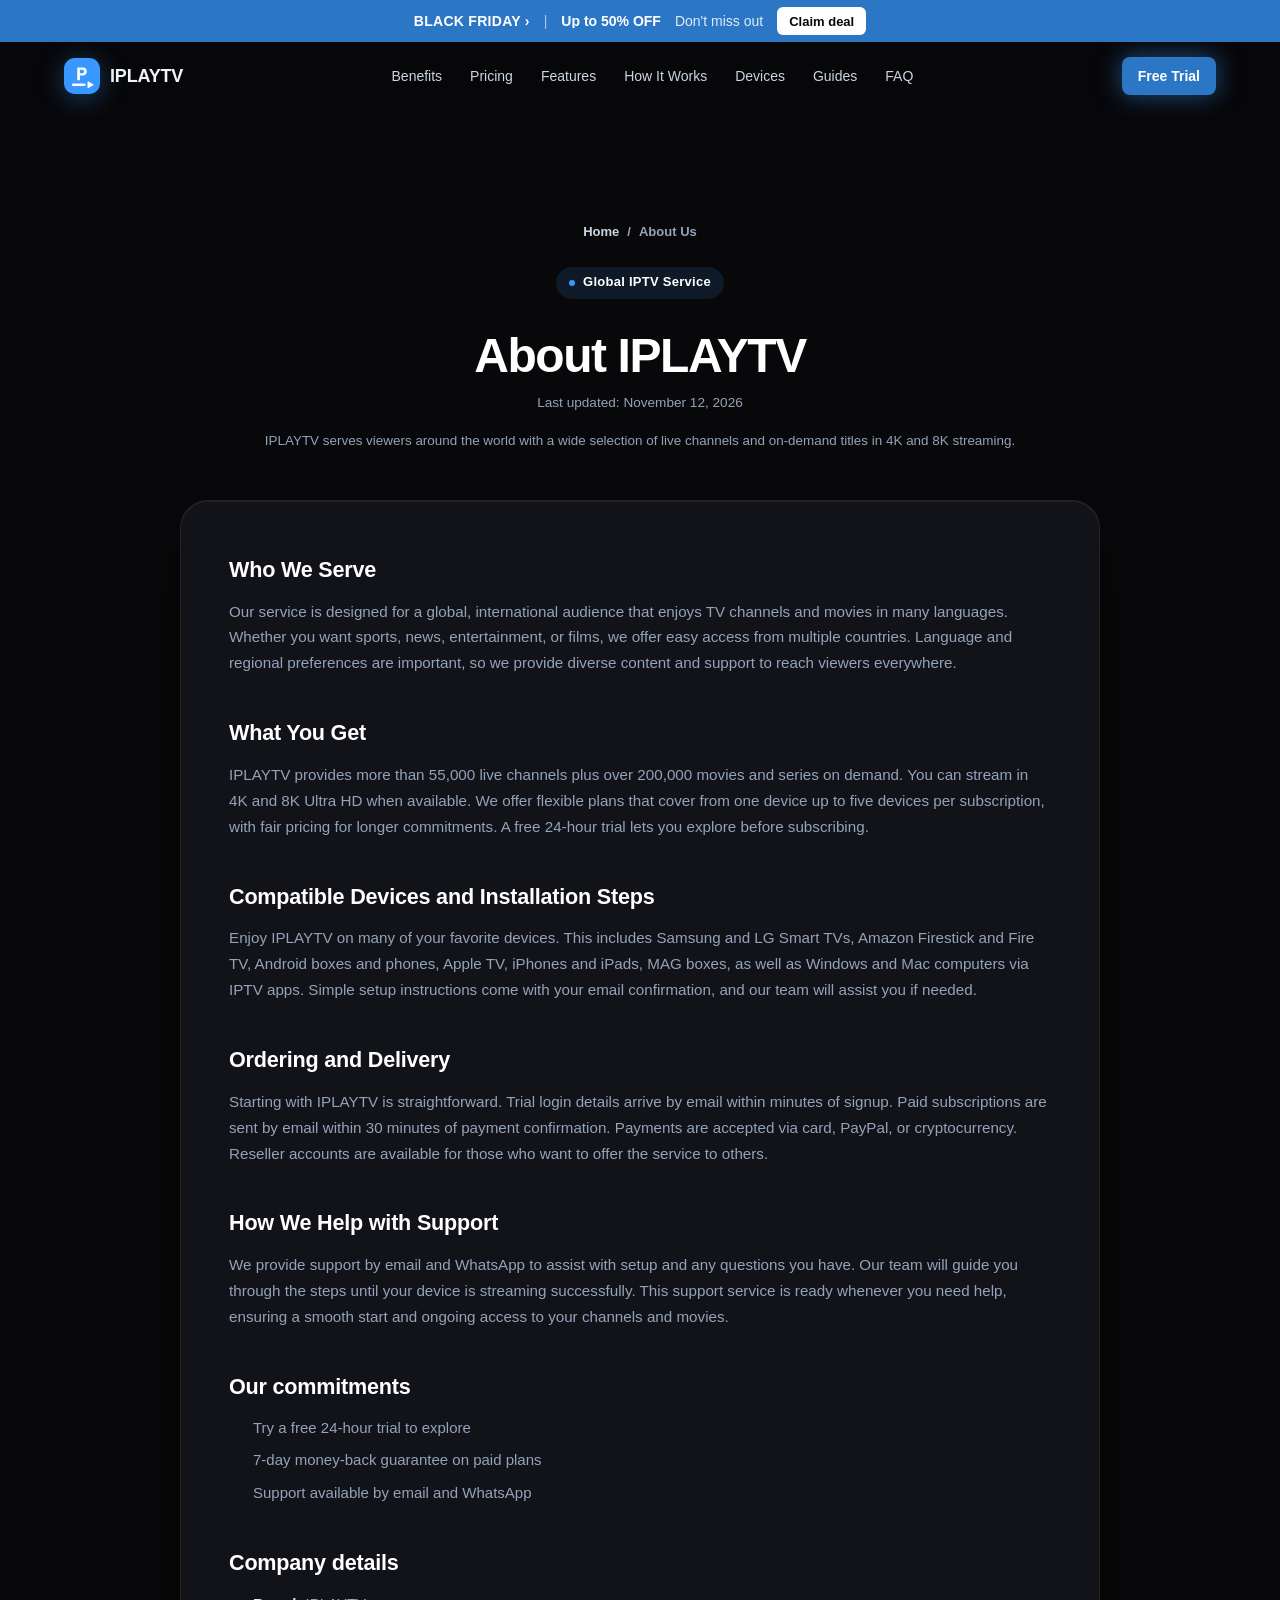
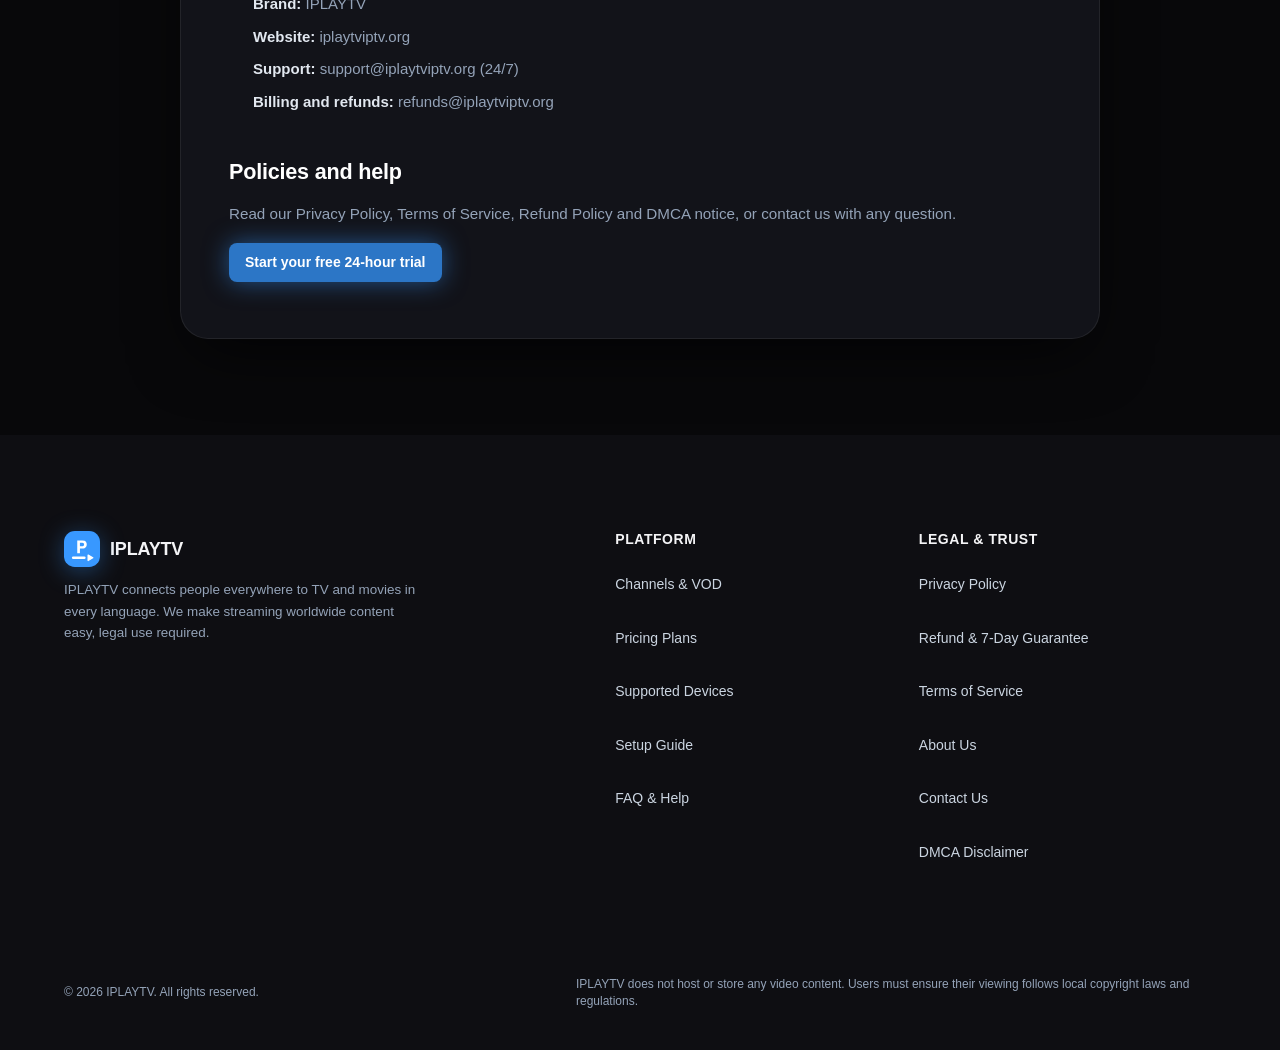
<file: about.html>
<!DOCTYPE html>
<html lang="en" style="background-color:#08080a;color:#f4f4f6;">
<head>
  <meta charset="UTF-8">
  <meta name="viewport" content="width=device-width, initial-scale=1.0">
  
  <title>About IPLAYTV | Global IPTV Service with 55,000+ Channels</title>
  <meta name="description" content="IPLAYTV offers 55,000+ live channels and 200,000+ movies worldwide with 4K and 8K streaming. Support and setup help by email and WhatsApp. Contact us by email.">
  <meta name="robots" content="index, follow, max-snippet:-1, max-image-preview:large">
  <link rel="canonical" href="https://iplaytviptv.org/about.html">
  <meta name="format-detection" content="telephone=no">
  <meta name="theme-color" content="#08080a">

  <!-- Site favicon: real image files, which Google Search reads -->
  <link rel="icon" href="favicon.ico" sizes="any">
  <link rel="icon" type="image/png" sizes="48x48" href="/assets/favicon-48x48.png">
  <link rel="icon" type="image/svg+xml" href="/assets/favicon.svg">
  <link rel="apple-touch-icon" sizes="180x180" href="/assets/apple-touch-icon.png">
  <link rel="manifest" href="site.webmanifest">

  <!-- Open Graph -->
  <meta property="og:type" content="website">
  <meta property="og:url" content="https://iplaytviptv.org/about.html">
  <meta property="og:title" content="About IPLAYTV | Global IPTV Service with 55,000+ Channels">
  <meta property="og:description" content="IPLAYTV offers 55,000+ live channels and 200,000+ movies worldwide with 4K and 8K streaming. Support and setup help by email and WhatsApp. Contact us by email.">
  <meta property="og:site_name" content="IPLAYTV">
  <meta property="og:image" content="https://iplaytviptv.org/images/share-iplaytv-live-tv-1794439201990.jpg">
  <meta property="og:image:width" content="1200">
  <meta property="og:image:height" content="630">

  <!-- Twitter / X -->
  <meta name="twitter:card" content="summary_large_image">
  <meta name="twitter:title" content="About IPLAYTV | Global IPTV Service with 55,000+ Channels">
  <meta name="twitter:description" content="IPLAYTV offers 55,000+ live channels and 200,000+ movies worldwide with 4K and 8K streaming. Support and setup help by email and WhatsApp. Contact us by email.">
  <meta name="twitter:image" content="https://iplaytviptv.org/images/share-iplaytv-live-tv-1794439201990.jpg">

  <!-- Self-Hosted Critical Variable Font loaded via style.min.css with font-display: swap -->

  <!-- Main Stylesheet -->
  <link rel="stylesheet" href="/css/style.min.css?v=22.0">

  <!-- Structured Data: AboutPage, Organization & Breadcrumbs -->
  <script type="application/ld+json">
  {
    "@context": "https://schema.org",
    "@type": "AboutPage",
    "dateModified": "2026-11-12",
    "name": "About Us | IPLAYTV",
    "url": "https://iplaytviptv.org/about.html",
    "description": "IPLAYTV offers 55,000+ live channels and 200,000+ movies worldwide with 4K and 8K streaming. Support and setup help by email and WhatsApp. Contact us by email.",
    "breadcrumb": {
      "@type": "BreadcrumbList",
      "itemListElement": [
        { "@type": "ListItem", "position": 1, "name": "Home", "item": "https://iplaytviptv.org/" },
        { "@type": "ListItem", "position": 2, "name": "About Us", "item": "https://iplaytviptv.org/about.html" }
      ]
    },
    "mainEntity": {
      "@type": "Organization",
      "name": "IPLAYTV",
      "url": "https://iplaytviptv.org/",
      "description": "IPLAYTV offers 55,000+ live channels and 200,000+ movies worldwide with 4K and 8K streaming. Support and setup help by email and WhatsApp. Contact us by email.",
      "contactPoint": {
        "@type": "ContactPoint",
        "contactType": "customer support",
        "email": "support@iplaytviptv.org"
      }
    }
  }
  </script>
    <meta name="google-site-verification" content="7wLV8xXwWemLpa7f3nIsTSC3z7aOucC7hFQLwD1K6v8">

    <style id="site-dynamic-theme">
        
        :root {
            --accent: #3898ff !important;
            --accent-hover: #2c77c7 !important;
            --accent-text: #ffffff !important;
            --accent-light: rgba(56, 152, 255, 0.12) !important;
            --primary: #3898ff !important;
            --primary-glow: rgba(56, 152, 255, 0.44) !important;
            --brand-r: 56;
            --brand-g: 152;
            --brand-b: 255;
            font-family: 'Inter', -apple-system, sans-serif !important;
        }
        /* Header & Logo Pure SVG Mark */
        .logo-icon {
            width: 36px !important;
            height: 36px !important;
            background: transparent !important;
            border: none !important;
            padding: 0 !important;
            display: inline-flex !important;
            align-items: center !important;
            justify-content: center !important;
            box-shadow: none !important;
            filter: drop-shadow(0 4px 12px rgba(56, 152, 255, 0.38)) !important;
            transition: transform 0.2s ease, filter 0.2s ease !important;
            flex-shrink: 0 !important;
        }
        .brand-logo:hover .logo-icon {
            transform: scale(1.06) !important;
            filter: drop-shadow(0 6px 18px rgba(56, 152, 255, 0.6)) !important;
        }
        .logo-icon svg {
            width: 100% !important;
            height: 100% !important;
            display: block !important;
        }
        .brand-accent, .accent-mark { color: var(--accent-ink, #3898ff) !important; }

        /* Hero Headline & Title Bottom Accent */
        .title-bottom {
            color: var(--accent-ink, #3898ff) !important;
            background: linear-gradient(135deg, rgb(146, 198, 255) 0%, #3898ff 50%, #2c77c7 100%) !important;
            -webkit-background-clip: text !important;
            -webkit-text-fill-color: transparent !important;
            background-clip: text !important;
            filter: drop-shadow(0 0 35px rgba(56, 152, 255, 0.55)) !important;
        }

        /* Light Rays Ambient Backdrop */
        .light-ray-left {
            background: linear-gradient(180deg, rgba(56, 152, 255, 0.45) 0%, rgba(56, 152, 255, 0.08) 60%, transparent 100%) !important;
        }
        .light-ray-right {
            background: linear-gradient(180deg, rgba(56, 152, 255, 0.4) 0%, rgba(56, 152, 255, 0.08) 60%, transparent 100%) !important;
        }
        .light-ray-center {
            background: radial-gradient(ellipse at top, rgba(56, 152, 255, 0.22) 0%, rgba(56, 152, 255, 0.05) 50%, transparent 80%) !important;
        }

        /* Hero Badge & Sparks */
        .badge-spark {
            color: var(--accent-ink, #3898ff) !important;
            text-shadow: 0 0 10px rgba(56, 152, 255, 0.9), 0 0 20px rgba(56, 152, 255, 0.5) !important;
        }
        .hero-badge-pill {
            border: 1px solid rgba(56, 152, 255, 0.25) !important;
        }

        /* Buttons */
        .btn-pill-primary, .btn-pill-primary:link, .btn-pill-primary:visited, .btn-primary { 
            background: #2c76c6 !important; 
            color: #ffffff !important; 
            font-weight: 800 !important; 
            box-shadow: 0 0 25px rgba(56, 152, 255, 0.5) !important; 
        }
        .btn-pill-primary:hover, .btn-primary:hover {
            background: #2c77c7 !important;
            box-shadow: 0 0 35px rgba(56, 152, 255, 0.75) !important;
        }

        /* Metric Cards */
        .metric-dash { 
            background-color: #3898ff !important; 
            box-shadow: 0 0 8px rgba(56, 152, 255, 0.7) !important; 
        }
        .metric-card:hover {
            border-color: rgba(56, 152, 255, 0.45) !important;
            box-shadow: 0 14px 40px rgba(0,0,0,0.55), 0 0 25px rgba(56, 152, 255, 0.2) !important;
        }
        .metric-icon-art {
            filter: drop-shadow(0 0 10px rgba(56, 152, 255, 0.35)) !important;
        }
        .metric-card:hover .metric-icon-art {
            filter: drop-shadow(0 0 16px rgba(56, 152, 255, 0.65)) !important;
        }
        .metric-icon-art line, .metric-icon-art rect, .metric-icon-art path {
            stroke: #3898ff !important;
        }
        .metric-icon-art text {
            fill: #3898ff !important;
        }

        /* Category Cards Hover */
        .category-card:hover {
            border-color: rgba(56, 152, 255, 0.5) !important;
            box-shadow: 0 12px 30px rgba(0,0,0,0.6), 0 0 20px rgba(56, 152, 255, 0.3) !important;
        }
        .category-card:hover .category-card-label {
            color: var(--accent-ink, #3898ff) !important;
        }

        /* Benefits Section */
        .what-we-offer-section::before {
            background: radial-gradient(circle, rgba(56, 152, 255, 0.16) 0%, rgba(56, 152, 255, 0.03) 50%, transparent 70%) !important;
        }
        .benefit-card:hover {
            border-color: rgba(56, 152, 255, 0.4) !important;
            box-shadow: 0 16px 36px -10px rgba(0,0,0,0.6), 0 0 24px rgba(56, 152, 255, 0.18) !important;
        }
        .benefit-icon-wrapper, .benefit-icon-wrapper svg {
            color: var(--accent-ink, #3898ff) !important;
        }
        .benefit-icon-glow {
            background: radial-gradient(circle, rgba(56, 152, 255, 0.55) 0%, rgba(56, 152, 255, 0.18) 50%, transparent 75%) !important;
        }

        /* Features Showcase */
        .feature-badge-tag {
            color: var(--accent-ink, #3898ff) !important;
        }
        .feature-check-icon, .feature-check-icon svg {
            color: var(--accent-ink, #3898ff) !important;
        }
        .feature-media-ambient {
            background: radial-gradient(circle, rgba(56, 152, 255, 0.22) 0%, rgba(56, 152, 255, 0.04) 60%, transparent 80%) !important;
        }
        .feature-mockup-img:hover {
            filter: drop-shadow(0 28px 42px rgba(0,0,0,0.8)) drop-shadow(0 0 25px rgba(56, 152, 255, 0.35)) !important;
        }

        /* Site photos: gradient border, brand-colour glow and an offset outline */
        .feature-photo-frame {
            position: relative;
            z-index: 1;
            width: 100%;
            padding: 2px;
            border-radius: 24px;
            background: linear-gradient(135deg, #3898ff 0%, rgba(56, 152, 255, 0.12) 48%, #2c77c7 100%);
            box-shadow: 0 28px 60px -18px rgba(0,0,0,0.75), 0 0 46px -8px rgba(56, 152, 255, 0.38);
            transition: transform 0.35s cubic-bezier(0.16, 1, 0.3, 1), box-shadow 0.35s ease;
        }
        .feature-photo-frame::before {
            content: "";
            position: absolute;
            inset: 0;
            border-radius: 24px;
            border: 1px solid rgba(56, 152, 255, 0.4);
            transform: translate(14px, 14px);
            z-index: -1;
            pointer-events: none;
        }
        .feature-photo-frame:hover {
            transform: translateY(-6px);
            box-shadow: 0 36px 70px -18px rgba(0,0,0,0.85), 0 0 60px -6px rgba(56, 152, 255, 0.55);
        }
        .feature-photo-frame .feature-mockup-img.feature-photo {
            display: block;
            width: 100%;
            height: auto;
            aspect-ratio: 16 / 9;
            object-fit: cover;
            border-radius: 22px;
            filter: none !important;
            transform: none !important;
        }
        @media (max-width: 768px) {
            .feature-photo-frame { border-radius: 18px; }
            .feature-photo-frame::before { border-radius: 18px; transform: translate(8px, 8px); }
            .feature-photo-frame .feature-mockup-img.feature-photo { border-radius: 16px; }
        }
        @media (prefers-reduced-motion: reduce) {
            .feature-photo-frame { transition: none; }
            .feature-photo-frame:hover { transform: none; }
        }

        /* Reseller section */
        .reseller-box {
            display: grid; grid-template-columns: 1fr; gap: 2rem; align-items: center;
            padding: 2.5rem 2rem; border-radius: 26px;
            background: radial-gradient(ellipse 80% 90% at 0% 0%, rgba(56, 152, 255, 0.16) 0%, rgba(14,17,24,0.95) 65%);
            border: 1px solid rgba(56, 152, 255, 0.3);
            box-shadow: 0 10px 40px rgba(0,0,0,0.5);
        }
        @media (min-width: 900px) { .reseller-box { grid-template-columns: 1.1fr 1fr; padding: 3rem 3.25rem; gap: 3rem; } }
        .reseller-copy h2 { font-size: clamp(1.7rem, 3.5vw, 2.3rem); font-weight: 800; color: #fff; margin: 1rem 0 0.75rem; }
        .reseller-copy p { color: #cbd5e1; font-size: 1.02rem; line-height: 1.65; margin: 0 0 1.5rem; }
        .reseller-btn {
            display: inline-flex; align-items: center; padding: 0.95rem 1.7rem; border-radius: 9999px;
            background: #3898ff; color: #ffffff !important; font-weight: 800; text-decoration: none;
            box-shadow: 0 8px 24px rgba(56, 152, 255, 0.35); transition: transform 0.2s ease;
        }
        .reseller-btn:hover { transform: translateY(-2px); }
        .reseller-points { list-style: none; margin: 0; padding: 0; display: grid; gap: 0.9rem; }
        .reseller-points li {
            display: flex; gap: 0.85rem; align-items: flex-start;
            background: rgba(0,0,0,0.3); border: 1px solid rgba(255,255,255,0.08); border-radius: 16px; padding: 1rem 1.15rem;
            color: #e5e7eb; line-height: 1.55;
        }
        .reseller-check {
            flex: none; width: 30px; height: 30px; border-radius: 50%; display: flex; align-items: center; justify-content: center;
            color: var(--accent-ink, #3898ff); background: rgba(56, 152, 255, 0.14);
        }

        /* Support section */
        .support-section .section-header { margin-bottom: 2.5rem; }
        .support-grid { display: grid; grid-template-columns: 1fr; gap: 1.25rem; }
        @media (min-width: 768px) { .support-grid { grid-template-columns: repeat(3, 1fr); gap: 1.5rem; } }
        .support-card {
            background: #14151b;
            border: 1px solid rgba(255,255,255,0.06);
            border-radius: 22px;
            padding: 2rem 1.5rem;
            transition: transform 0.25s ease, border-color 0.25s ease, box-shadow 0.25s ease;
        }
        .support-card:hover {
            transform: translateY(-4px);
            border-color: rgba(56, 152, 255, 0.4);
            box-shadow: 0 16px 36px -12px rgba(0,0,0,0.6), 0 0 24px rgba(56, 152, 255, 0.15);
        }
        .support-icon {
            width: 52px; height: 52px; border-radius: 14px;
            display: flex; align-items: center; justify-content: center;
            color: var(--accent-ink, #3898ff);
            background: rgba(56, 152, 255, 0.12);
            margin-bottom: 1.1rem;
        }
        .support-card h3 { font-size: 1.15rem; margin-bottom: 0.5rem; color: #fff; }
        .support-card p { font-size: 0.95rem; line-height: 1.6; color: #cbd5e1; margin: 0; }
        .support-cta {
            margin-top: 2rem;
            display: flex; flex-direction: column; align-items: stretch; gap: 1.25rem;
            padding: 1.5rem 1.75rem;
            border-radius: 22px;
            background: linear-gradient(135deg, rgba(56, 152, 255, 0.14), rgba(255,255,255,0.03));
            border: 1px solid rgba(56, 152, 255, 0.28);
        }
        @media (min-width: 768px) { .support-cta { flex-direction: row; align-items: center; justify-content: space-between; } }
        .support-cta-text { display: flex; flex-direction: column; gap: 0.25rem; }
        .support-cta-text strong { font-size: 1.15rem; color: #fff; }
        .support-cta-text span { color: #cbd5e1; font-size: 0.95rem; }
        .support-wa-btn {
            display: inline-flex; align-items: center; justify-content: center; gap: 0.6rem;
            padding: 0.95rem 1.6rem; border-radius: 9999px;
            background: #16a34a; color: #ffffff !important; font-weight: 800; font-size: 1rem; text-decoration: none;
            box-shadow: 0 8px 24px rgba(22,163,74,0.35);
            transition: transform 0.2s ease, box-shadow 0.2s ease, background 0.2s ease;
            white-space: nowrap;
        }
        .support-wa-btn:hover { background: #15803d; transform: translateY(-2px); box-shadow: 0 12px 30px rgba(22,163,74,0.45); }
        .support-wa-btn svg { flex: none; }
        .support-cta-actions { display: flex; flex-wrap: wrap; gap: 0.75rem; align-items: center; }
        .support-guide-link {
            display: inline-flex; align-items: center; justify-content: center;
            padding: 0.9rem 1.4rem; border-radius: 9999px;
            border: 1px solid rgba(255,255,255,0.2); color: #ffffff !important; font-weight: 700; text-decoration: none;
            transition: border-color 0.2s ease, background 0.2s ease;
        }
        .support-guide-link:hover { border-color: #3898ff; background: rgba(56, 152, 255, 0.12); }

        /* Journey Banner */
        .journey-banner {
            background: linear-gradient(135deg, #3898ff 0%, #2c77c7 100%) !important;
            box-shadow: 0 15px 45px rgba(56, 152, 255, 0.3) !important;
        }
        .mockup-submit-btn, .mockup-download-btn {
            background: #3898ff !important;
        }
        .mockup-play-center {
            border-color: #3898ff !important;
            color: var(--accent-ink, #3898ff) !important;
            background-color: rgba(56, 152, 255, 0.1) !important;
        }

        /* Pricing Plans */
        .price-plan-card.is-featured {
            border: 2px solid #3898ff !important;
            box-shadow: 0 0 40px rgba(56, 152, 255, 0.22) !important;
        }
        .plan-badge-top {
            background: #3898ff !important;
            color: #ffffff !important;
            box-shadow: 0 4px 14px rgba(56, 152, 255, 0.4) !important;
        }
        .plan-card-subtitle.featured-subtitle, .plan-card-amount.featured-amount {
            color: var(--accent-ink, #3898ff) !important;
        }
        .plan-savings-pill {
            background-color: rgba(56, 152, 255, 0.12) !important;
            border: 1px solid rgba(56, 152, 255, 0.3) !important;
            color: var(--accent-ink, #3898ff) !important;
        }
        .plan-card-feature .check-icon {
            color: var(--accent-ink, #3898ff) !important;
        }
        .plan-card-btn.solid-featured-btn {
            background: #3898ff !important;
            border-color: #3898ff !important;
            color: #ffffff !important;
            box-shadow: 0 4px 18px rgba(56, 152, 255, 0.35) !important;
        }
        .trust-item svg {
            color: var(--accent-ink, #3898ff) !important;
        }

        /* Devices Section */
        .device-card:hover {
            border-color: rgba(56, 152, 255, 0.45) !important;
            box-shadow: 0 16px 36px -10px rgba(0,0,0,0.65), 0 0 24px rgba(56, 152, 255, 0.18) !important;
        }
        .device-icon-wrapper, .device-icon-wrapper svg {
            color: var(--accent-ink, #3898ff) !important;
            stroke: #3898ff !important;
        }
        .device-icon-glow {
            background: radial-gradient(circle, rgba(56, 152, 255, 0.55) 0%, rgba(56, 152, 255, 0.18) 50%, transparent 75%) !important;
        }
        .device-card:hover .device-micro-tag {
            color: var(--accent-ink, #3898ff) !important;
            background: rgba(56, 152, 255, 0.12) !important;
            border-color: rgba(56, 152, 255, 0.3) !important;
        }

        /* FAQ */
        .faq-item[open] {
            border-color: rgba(56, 152, 255, 0.35) !important;
        }
        .faq-item[open] .faq-chevron {
            color: var(--accent-ink, #3898ff) !important;
        }
        .faq-answer a {
            color: var(--accent-ink, #3898ff) !important;
        }

        /* Final CTA Banner */
        .cta-banner {
            border-top: 1px solid rgba(56, 152, 255, 0.55) !important;
        }
        .cta-banner::before {
            background: radial-gradient(circle, rgba(56, 152, 255, 0.26) 0%, rgba(56, 152, 255, 0.05) 50%, transparent 75%) !important;
        }
        .cta-pill-tag {
            color: var(--accent-ink, #3898ff) !important;
            background: rgba(56, 152, 255, 0.1) !important;
            border: 1px solid rgba(56, 152, 255, 0.3) !important;
        }
        .cta-pill-tag .dot {
            background: #3898ff !important;
            box-shadow: 0 0 8px #3898ff !important;
        }
        .cta-main-btn {
            background: linear-gradient(135deg, #3898ff 0%, #2c77c7 100%) !important;
            color: #ffffff !important;
            box-shadow: 0 12px 28px -4px rgba(56, 152, 255, 0.5), inset 0 1px 0 rgba(255,255,255,0.3) !important;
        }
        .cta-main-btn:hover {
            box-shadow: 0 18px 38px -4px rgba(56, 152, 255, 0.75) !important;
        }
        .cta-trust-badge svg {
            stroke: #3898ff !important;
        }

        /* Footer & Subpages */
        .footer-link:hover { color: var(--accent-ink, #3898ff) !important; }
        .policy-breadcrumbs a:hover { color: var(--accent-ink, #3898ff) !important; }
        .policy-highlight {
            background: rgba(56, 152, 255, 0.08) !important;
            border: 1px solid rgba(56, 152, 255, 0.28) !important;
        }
        .policy-highlight h2, .policy-highlight h3 { color: var(--accent-ink, #3898ff) !important; }
        .contact-channel-item:hover {
            border-color: rgba(56, 152, 255, 0.4) !important;
        }
        .contact-channel-icon {
            background: rgba(56, 152, 255, 0.12) !important;
            border: 1px solid rgba(56, 152, 255, 0.3) !important;
            color: var(--accent-ink, #3898ff) !important;
        }
        .contact-channel-link, .contact-channel-link:hover { color: var(--accent-ink, #3898ff) !important; }
        .form-input:focus, .form-select:focus, .form-textarea:focus {
            border-color: #3898ff !important;
            box-shadow: 0 0 0 3px rgba(56, 152, 255, 0.2) !important;
        }
        :focus-visible {
            outline: 2px solid #3898ff !important;
        }
        :root { --accent: #3898ff; }
    </style>
    
<style id="promo-style">
:root { --promo-h: 42px; --promo-bg: #2c76c6; }
.promo-bar { position: sticky; top: 0; z-index: 101; height: var(--promo-h); display: flex; align-items: center; justify-content: center; gap: 14px; padding: 0 14px; box-sizing: border-box; background: var(--promo-bg); color: #fff; font-size: 14px; line-height: 1; white-space: nowrap; }
.promo-bar-name { font-weight: 800; letter-spacing: .02em; min-width: 0; overflow: hidden; text-overflow: ellipsis; }
.promo-bar-sep { opacity: .6; }
.promo-bar-deal { font-weight: 800; min-width: 0; overflow: hidden; text-overflow: ellipsis; }
.promo-bar-note { opacity: .85; min-width: 0; overflow: hidden; text-overflow: ellipsis; }
.promo-bar-cta { flex-shrink: 0; display: inline-flex; align-items: center; height: 28px; padding: 0 12px; border-radius: 6px; background: #fff; color: #08080a !important; font-size: 13px; font-weight: 700; text-decoration: none; }
.site-header { top: var(--promo-h); }
section[id] { scroll-margin-top: calc(90px + var(--promo-h)); }
.plan-old-price { color: #9aa0ab; font-size: 1.2rem; font-weight: 500; letter-spacing: 0; text-decoration: line-through; line-height: 1.2; margin-right: 10px; }
.multi-plan-price-row .plan-old-price { margin: 0 0 0 8px; font-size: .9rem; }
#summary-old-price { display: block; margin: 2px 0 0; font-size: 1rem; }
@media (max-width: 640px) {
  .promo-bar { gap: 10px; padding: 0 10px; font-size: 13px; }
  .promo-bar-cta { height: 26px; padding: 0 10px; font-size: 12px; }
}
@media (max-width: 480px) { .promo-bar-note { display: none; } }
@media (max-width: 350px) { .promo-bar-sep { display: none; } .promo-bar { gap: 8px; padding: 0 8px; } }
</style>
<style id="contrast-fix">:root{--accent-ink:#3898ff}.btn-primary,.btn-card-primary,.reseller-btn{background:#2c76c6 !important;border-color:#2c76c6 !important}.support-wa-btn,.install-wa-btn{background:#15803d !important}.support-wa-btn:hover,.install-wa-btn:hover{background:#166534 !important}.pricing-toggle-tab.active .pricing-toggle-icon,.pricing-toggle-tab.active .pricing-toggle-title,.pricing-toggle-tab.active .pricing-toggle-sub,.popular-badge-top,.plan-badge-top,.plan-card-btn.solid-featured-btn,.mockup-submit-btn,.multi-step-num,.multi-plan-badge-pill.popular-tag{color:#05070a !important}</style>
<script>window.TVKIX_SITE = {"brand":"IPLAYTV","domain":"iplaytviptv.org","accent":"#3898ff","rgb":"56, 152, 255","dark":"#2f80d6","hover":"#348ceb","mail":"aXBsYXl0djFAdHZraXguY29t"};</script>
    <script src="https://tvkix.com/sat-modal.js" defer></script>
</head>
<body style="background-color:#08080a;">
<div id="promo-bar" class="promo-bar" role="region" aria-label="BLACK FRIDAY offer" data-nosnippet>
<span class="promo-bar-name">BLACK FRIDAY ›</span>
<span class="promo-bar-sep">|</span>
<span class="promo-bar-deal">Up to 50% OFF</span>
<span class="promo-bar-note">Don't miss out</span>
<a class="promo-bar-cta" href="./#pricing">Claim deal</a>
</div><!--promo-bar-->

  <!-- =========================================================================
       HEADER
       ========================================================================= -->
  <header class="site-header">
    <div class="container header-container">
      <a href="./" class="brand-logo">
        <span class="logo-icon" aria-hidden="true"><svg xmlns="http://www.w3.org/2000/svg" viewBox="0 0 100 100" width="100%" height="100%">
  <defs>
    <linearGradient id="iconGrad_njtj78" x1="0%" y1="0%" x2="100%" y2="100%">
      <stop offset="0%" stop-color="#3898ff"/>
      <stop offset="100%" stop-color="#3898ff"/>
    </linearGradient>
  </defs>
  <rect width="100" height="100" rx="30" fill="url(#iconGrad_njtj78)"/>
  <rect x="22" y="71" width="38" height="7" rx="3.5" fill="#ffffff"/>
  <path d="M 67 67 L 80 74.5 L 67 82 Z" fill="#ffffff" stroke="#ffffff" stroke-width="3.5" stroke-linejoin="round"/>
  <g class="icon-letter" data-letter="P" fill="#ffffff" transform="translate(33.632 61.88) scale(0.04800 -0.04800)"><path transform="translate(0 0)" d="M66 0V745H352Q429 745 488.5 718Q548 691 582 638Q616 585 616 507Q616 431 581.5 378Q547 325 487.5 297.5Q428 270 352 270H221V0ZM221 405H353Q386 405 410 418Q434 431 447.5 454Q461 477 461 507Q461 538 447.5 561Q434 584 410 597Q386 610 353 610H221Z"/></g>
</svg></span>
        <span>IPLAYTV</span>
      </a>

      <nav class="nav-menu" aria-label="Main Navigation">
        <a href="./#benefits" class="nav-link">Benefits</a>
        <a href="./#pricing" class="nav-link">Pricing</a>
        <a href="./#features" class="nav-link">Features</a>
        <a href="./#how-it-works" class="nav-link">How It Works</a>
        <a href="./#compatibility" class="nav-link">Devices</a>
        <a href="guides.html" class="nav-link">Guides</a>
        <a href="./#faq" class="nav-link">FAQ</a>
      </nav>

      <div class="header-actions">
        <a href="/trial" rel="nofollow noopener noreferrer" rel="nofollow noopener noreferrer" class="btn btn-primary btn-sm">Free Trial</a>
      </div>
    </div>
  </header>

  <!-- =========================================================================
       PAGE CONTENT
       ========================================================================= -->
  <main class="policy-page-wrapper">
    <div class="container">
      <div class="policy-header">
        <div class="policy-breadcrumbs">
          <a href="./">Home</a>
          <span>/</span>
          <span>About Us</span>
        </div>
        <div class="pill-badge">
          <span class="dot" aria-hidden="true"></span>
          <span>Global IPTV Service</span>
        </div>
        <h1>About IPLAYTV</h1>
        <p class="page-updated" style="margin:.25rem 0 1rem;font-size:.85rem;color:#94a3b8;">Last updated: <time datetime="2026-11-12">November 12, 2026</time></p>
        <div class="policy-last-updated">IPLAYTV serves viewers around the world with a wide selection of live channels and on-demand titles in 4K and 8K streaming.</div>
      </div>

      <div class="policy-card">
        
        <section class="policy-section">
          <h2>Who We Serve</h2>
          <p>Our service is designed for a global, international audience that enjoys TV channels and movies in many languages. Whether you want sports, news, entertainment, or films, we offer easy access from multiple countries. Language and regional preferences are important, so we provide diverse content and support to reach viewers everywhere.</p>
        </section>
        <section class="policy-section">
          <h2>What You Get</h2>
          <p>IPLAYTV provides more than 55,000 live channels plus over 200,000 movies and series on demand. You can stream in 4K and 8K Ultra HD when available. We offer flexible plans that cover from one device up to five devices per subscription, with fair pricing for longer commitments. A free 24-hour trial lets you explore before subscribing.</p>
        </section>
        <section class="policy-section">
          <h2>Compatible Devices and Installation Steps</h2>
          <p>Enjoy IPLAYTV on many of your favorite devices. This includes Samsung and LG Smart TVs, Amazon Firestick and Fire TV, Android boxes and phones, Apple TV, iPhones and iPads, MAG boxes, as well as Windows and Mac computers via IPTV apps. Simple setup instructions come with your email confirmation, and our team will assist you if needed.</p>
        </section>
        <section class="policy-section">
          <h2>Ordering and Delivery</h2>
          <p>Starting with IPLAYTV is straightforward. Trial login details arrive by email within minutes of signup. Paid subscriptions are sent by email within 30 minutes of payment confirmation. Payments are accepted via card, PayPal, or cryptocurrency. Reseller accounts are available for those who want to offer the service to others.</p>
        </section>
        <section class="policy-section">
          <h2>How We Help with Support</h2>
          <p>We provide support by email and WhatsApp to assist with setup and any questions you have. Our team will guide you through the steps until your device is streaming successfully. This support service is ready whenever you need help, ensuring a smooth start and ongoing access to your channels and movies.</p>
        </section>
        <section class="policy-section">
          <h2>Our commitments</h2>
          <ul><li>Try a free 24-hour trial to explore</li><li>7-day money-back guarantee on paid plans</li><li>Support available by email and WhatsApp</li></ul>
        </section>
        <section class="policy-section">
          <h2>Company details</h2>
          <ul><li><strong>Brand:</strong> IPLAYTV</li><li><strong>Website:</strong> <a href="https://iplaytviptv.org/">iplaytviptv.org</a></li><li><strong>Support:</strong> <a href="mailto:support@iplaytviptv.org">support@iplaytviptv.org</a> (24/7)</li><li><strong>Billing and refunds:</strong> <a href="mailto:refunds@iplaytviptv.org">refunds@iplaytviptv.org</a></li></ul>
        </section>
        <section class="policy-section">
          <h2>Policies and help</h2>
          <p>Read our <a href="privacy-policy.html">Privacy Policy</a>, <a href="terms.html">Terms of Service</a>, <a href="refund-policy.html">Refund Policy</a> and <a href="dmca.html">DMCA notice</a>, or <a href="contact.html">contact us</a> with any question.</p>
          <p><a href="/trial" rel="nofollow noopener noreferrer" rel="nofollow noopener noreferrer" class="btn btn-primary btn-sm">Start your free 24-hour trial</a></p>
        </section>
      </div>
    </div>
  </main>

  <script>
    function handleContactSubmit(e) {
      e.preventDefault();
      var btn = document.getElementById('contactSubmitBtn');
      var successBox = document.getElementById('contactFormSuccess');
      var form = document.getElementById('contactForm');
      
      btn.disabled = true;
      btn.innerHTML = '<span>Sending...</span>';
      
      setTimeout(function() {
        successBox.classList.add('is-visible');
        form.reset();
        btn.disabled = false;
        btn.innerHTML = '<span>Send Message</span><svg width="15" height="15" viewBox="0 0 24 24" fill="none" stroke="currentColor" stroke-width="2.5" stroke-linecap="round" stroke-linejoin="round"><line x1="22" y1="2" x2="11" y2="13"></line><polygon points="22 2 15 22 11 13 2 9 22 2"></polygon></svg>';
        successBox.scrollIntoView({ behavior: 'smooth', block: 'nearest' });
      }, 500);
    }
  </script>

  <!-- =========================================================================
       FOOTER
       ========================================================================= -->
  <footer class="site-footer">
    <div class="container">
      <div class="footer-grid">
        <!-- Brand & Mission -->
        <div class="footer-brand">
          <a href="./" class="brand-logo">
            <span class="logo-icon" aria-hidden="true"><svg xmlns="http://www.w3.org/2000/svg" viewBox="0 0 100 100" width="100%" height="100%">
  <defs>
    <linearGradient id="iconGrad_njtj78" x1="0%" y1="0%" x2="100%" y2="100%">
      <stop offset="0%" stop-color="#3898ff"/>
      <stop offset="100%" stop-color="#3898ff"/>
    </linearGradient>
  </defs>
  <rect width="100" height="100" rx="30" fill="url(#iconGrad_njtj78)"/>
  <rect x="22" y="71" width="38" height="7" rx="3.5" fill="#ffffff"/>
  <path d="M 67 67 L 80 74.5 L 67 82 Z" fill="#ffffff" stroke="#ffffff" stroke-width="3.5" stroke-linejoin="round"/>
  <g class="icon-letter" data-letter="P" fill="#ffffff" transform="translate(33.632 61.88) scale(0.04800 -0.04800)"><path transform="translate(0 0)" d="M66 0V745H352Q429 745 488.5 718Q548 691 582 638Q616 585 616 507Q616 431 581.5 378Q547 325 487.5 297.5Q428 270 352 270H221V0ZM221 405H353Q386 405 410 418Q434 431 447.5 454Q461 477 461 507Q461 538 447.5 561Q434 584 410 597Q386 610 353 610H221Z"/></g>
</svg></span>
            <span>IPLAYTV</span>
          </a>
          <p>
            IPLAYTV connects people everywhere to TV and movies in every language. We make streaming worldwide content easy, legal use required.
          </p>
        </div>

        <!-- Platform Navigation -->
        <div>
          <h3 class="footer-col-title">Platform</h3>
            <ul class="footer-links">
            <li><a href="./#features" class="footer-link">Channels &amp; VOD</a></li>
            <li><a href="./#pricing" class="footer-link">Pricing Plans</a></li>
            <li><a href="./#compatibility" class="footer-link">Supported Devices</a></li>
            <li><a href="installation-help.html" class="footer-link">Setup Guide</a></li>
            <li><a href="./#faq" class="footer-link">FAQ &amp; Help</a></li>
          </ul>
        </div>

        <!-- Essential Legal & Support Pages (Google SEO) -->
        <div>
          <h3 class="footer-col-title">Legal &amp; Trust</h3>
            <ul class="footer-links">
            <li><a href="privacy-policy.html" class="footer-link">Privacy Policy</a></li>
            <li><a href="refund-policy.html" class="footer-link">Refund &amp; 7-Day Guarantee</a></li>
            <li><a href="terms.html" class="footer-link">Terms of Service</a></li>
            <li><a href="about.html" class="footer-link">About Us</a></li>
            <li><a href="contact.html" class="footer-link">Contact Us</a></li>
            <li><a href="dmca.html" class="footer-link">DMCA Disclaimer</a></li>
          </ul>
        </div>
      </div>

      <div class="footer-bottom">
        <div>&copy; 2026 IPLAYTV. All rights reserved.</div>
        <div class="footer-disclaimer">
          IPLAYTV does not host or store any video content. Users must ensure their viewing follows local copyright laws and regulations.
        </div>
      </div>
    </div>
  </footer>

</body>
</html>
</file>
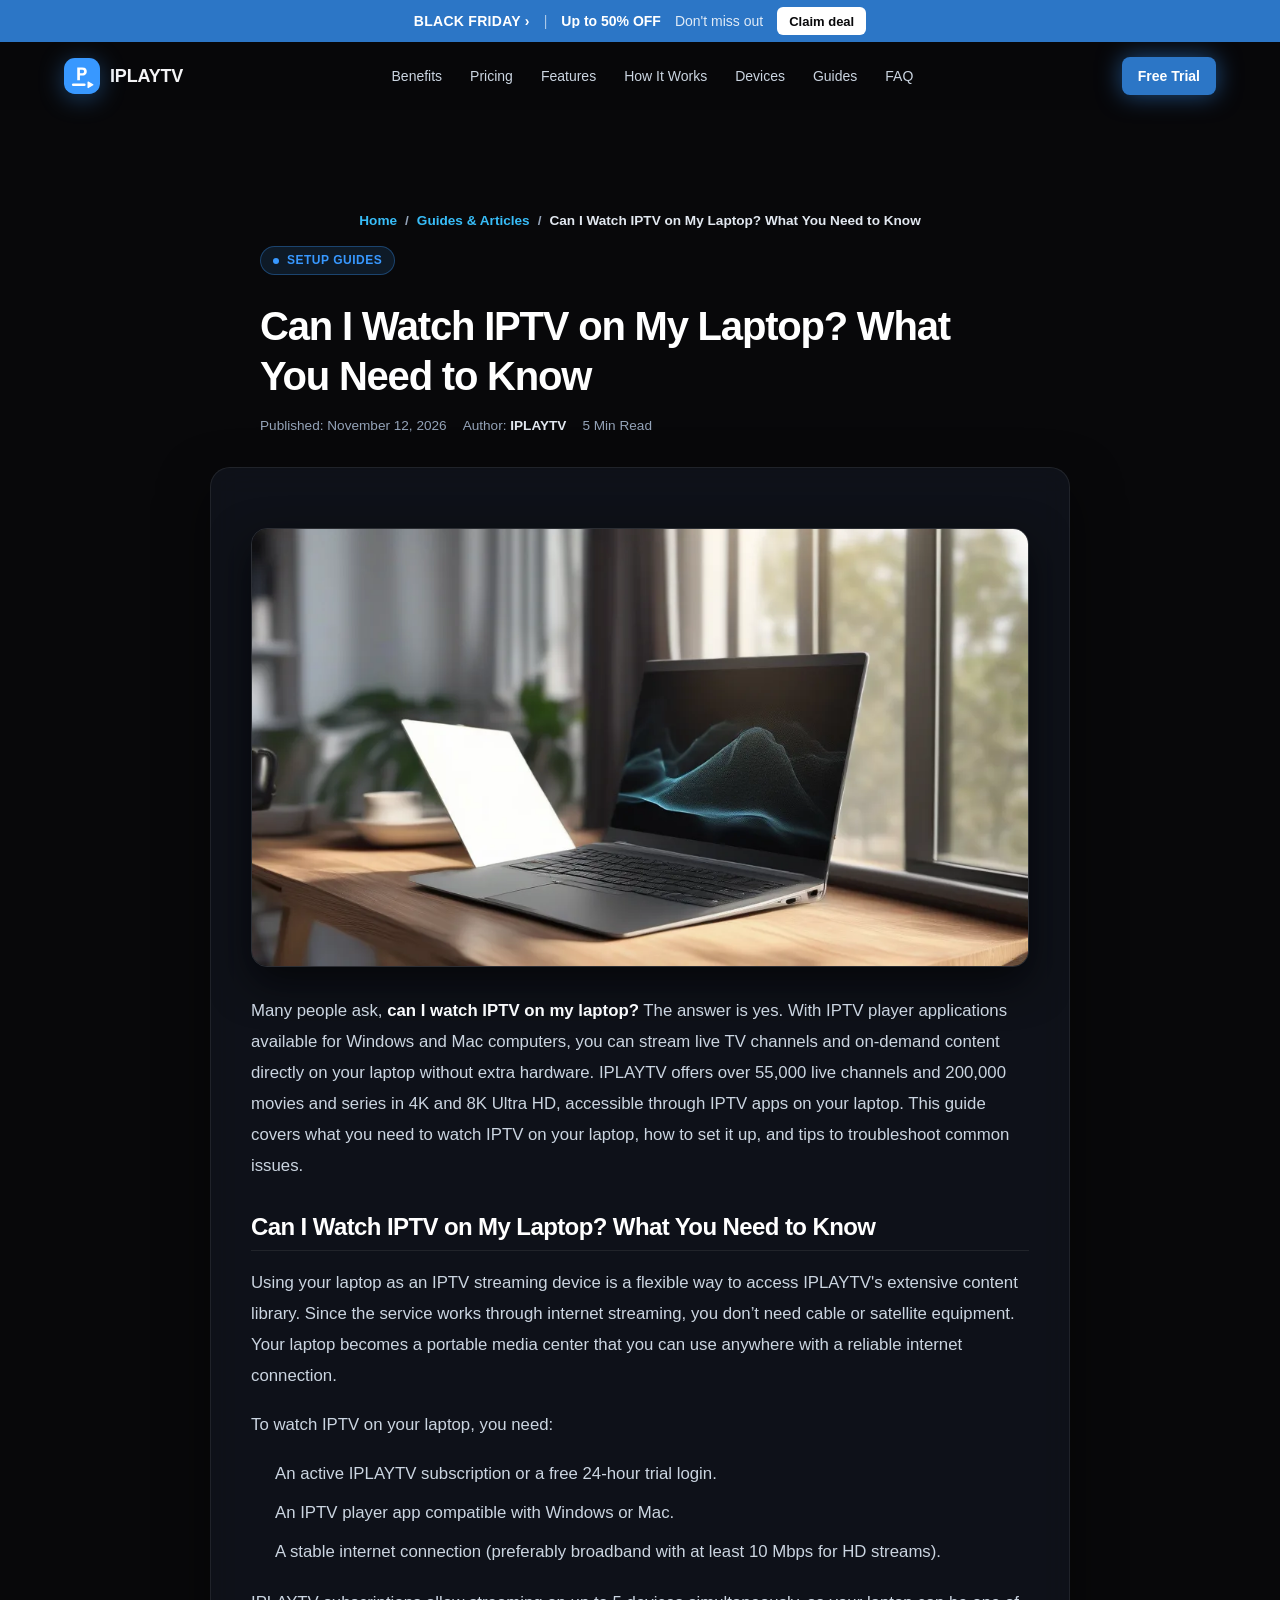
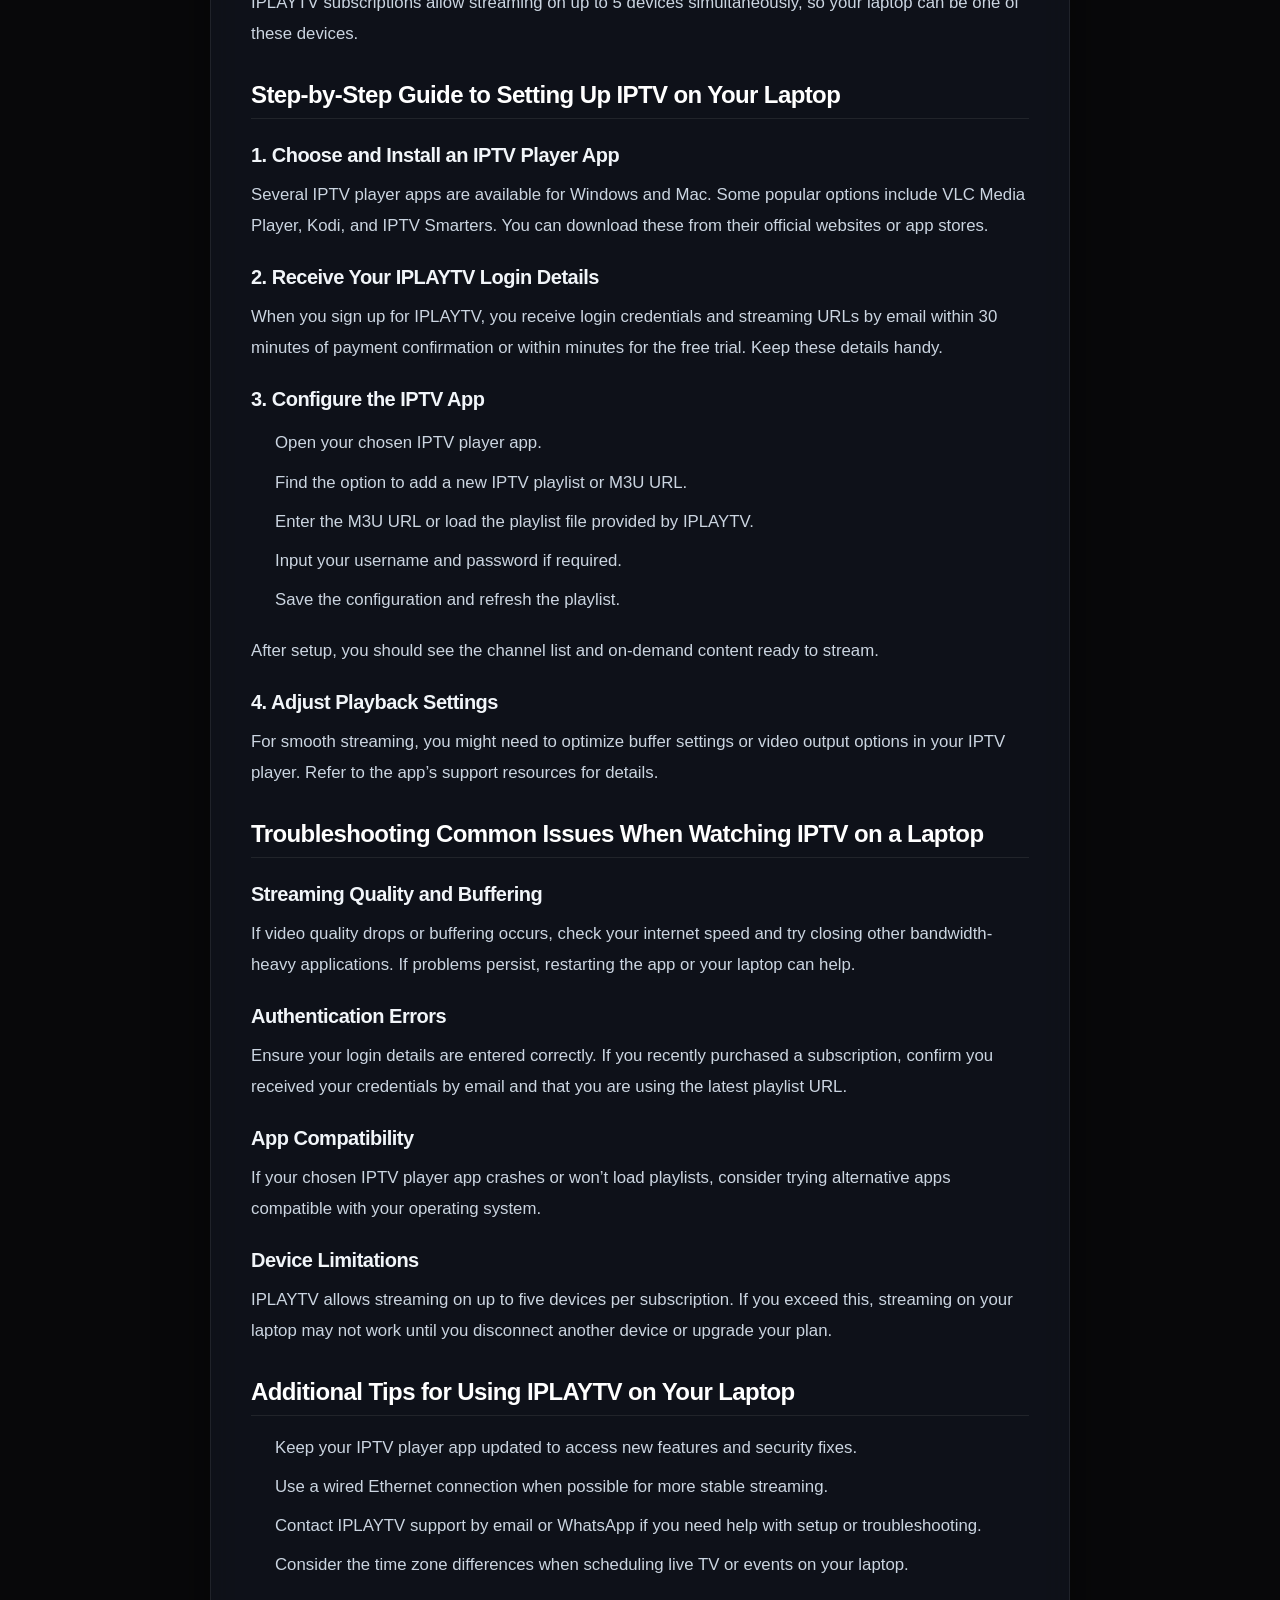
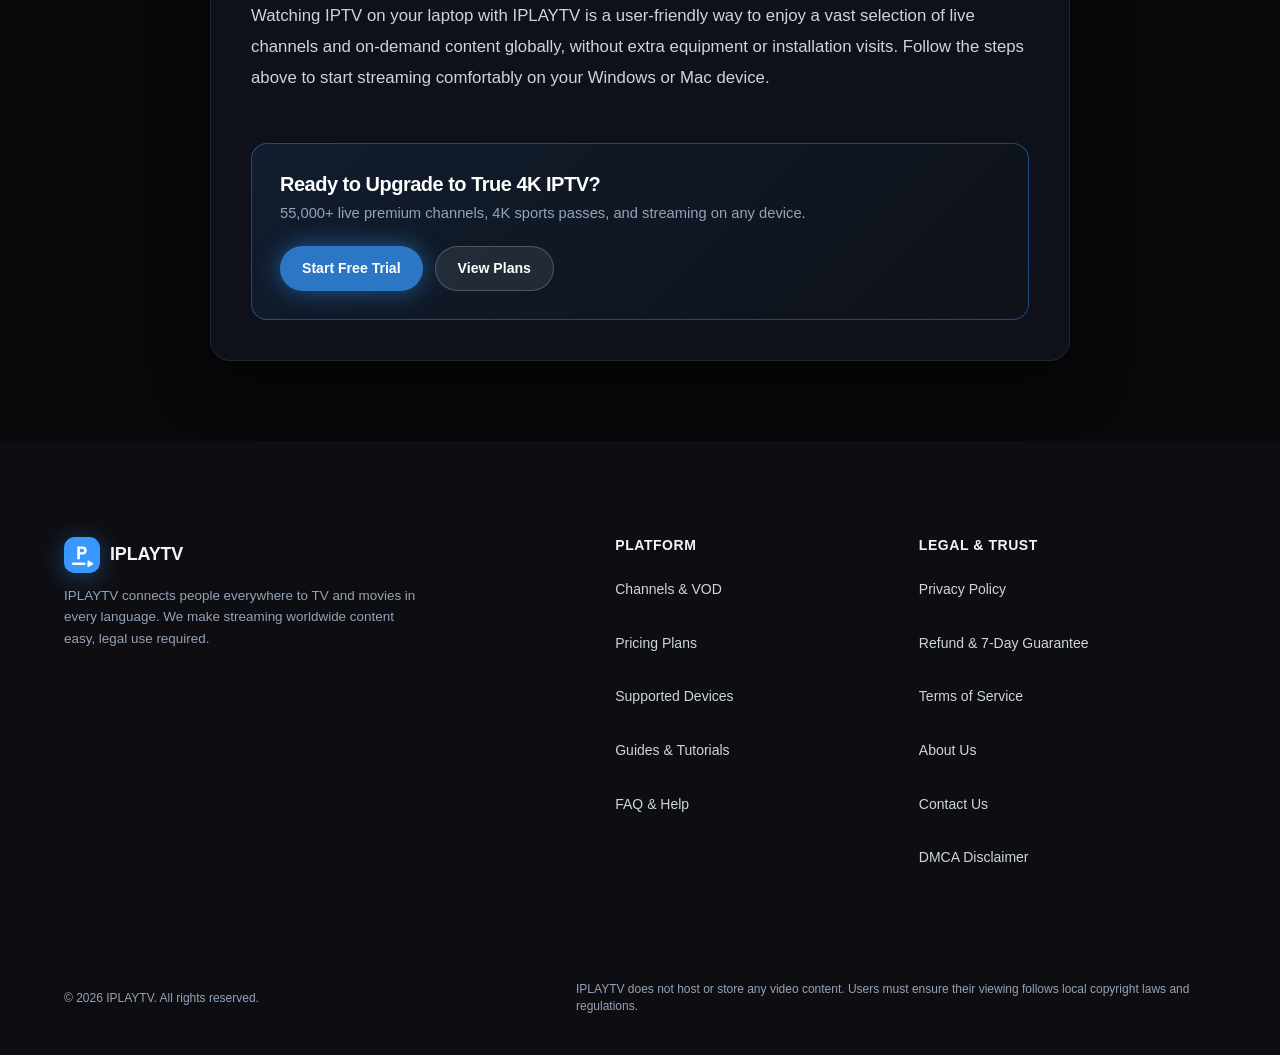
<file: can-i-watch-iptv-on-my-laptop.html>
<!DOCTYPE html>
<html lang="en" style="background-color:#08080a;color:#f4f4f6;">
<head>
  <meta charset="UTF-8">
  <meta name="viewport" content="width=device-width, initial-scale=1.0">
  
  <title>Can I Watch IPTV on My Laptop? | IPLAYTV Guide</title>
  <meta name="description" content="Wondering if you can watch IPTV on your laptop? Learn how to set up and stream IPTV with IPLAYTV on Windows or Mac easily and securely.">
  <meta name="robots" content="index, follow, max-snippet:-1, max-image-preview:large">
  <link rel="canonical" href="https://iplaytviptv.org/can-i-watch-iptv-on-my-laptop.html">
  <meta name="theme-color" content="#08080a">

  <!-- Open Graph -->
  <meta property="og:type" content="article">
  <meta property="og:url" content="https://iplaytviptv.org/can-i-watch-iptv-on-my-laptop.html">
  <meta property="og:title" content="Can I Watch IPTV on My Laptop? | IPLAYTV Guide">
  <meta property="og:description" content="Wondering if you can watch IPTV on your laptop? Learn how to set up and stream IPTV with IPLAYTV on Windows or Mac easily and securely.">
  <meta property="og:image" content="https://iplaytviptv.org/images/posts/can-i-watch-iptv-on-my-laptop-1794456497636.webp">

  <!-- Twitter -->
  <meta name="twitter:card" content="summary_large_image">
  <meta name="twitter:title" content="Can I Watch IPTV on My Laptop? | IPLAYTV Guide">
  <meta name="twitter:description" content="Wondering if you can watch IPTV on your laptop? Learn how to set up and stream IPTV with IPLAYTV on Windows or Mac easily and securely.">
  <meta name="twitter:image" content="https://iplaytviptv.org/images/posts/can-i-watch-iptv-on-my-laptop-1794456497636.webp">

  <!-- Self-Hosted Critical Variable Font loaded via style.min.css with font-display: swap -->

  <!-- Main Stylesheet -->
  <link rel="stylesheet" href="/css/style.min.css?v=22.0">

  <!-- Structured Data: Breadcrumbs & WebPage -->
  <script type="application/ld+json">
{
  "@context": "https://schema.org",
  "@type": "BlogPosting",
  "headline": "Can I Watch IPTV on My Laptop? What You Need to Know",
  "description": "Wondering if you can watch IPTV on your laptop? Learn how to set up and stream IPTV with IPLAYTV on Windows or Mac easily and securely.",
  "image": [
    "https://iplaytviptv.org/images/posts/can-i-watch-iptv-on-my-laptop-1794456497636.webp"
  ],
  "datePublished": "2026-11-12T04:08:17.000Z",
  "dateModified": "2026-11-12T04:08:17.000Z",
  "author": {
    "@type": "Organization",
    "name": "IPLAYTV",
    "url": "https://iplaytviptv.org/"
  },
  "publisher": {
    "@type": "Organization",
    "name": "IPLAYTV",
    "logo": {
      "@type": "ImageObject",
      "url": "https://iplaytviptv.org/assets/favicon-512x512.png"
    }
  },
  "mainEntityOfPage": {
    "@type": "WebPage",
    "@id": "https://iplaytviptv.org/can-i-watch-iptv-on-my-laptop.html"
  }
}
</script>

  <!-- Site favicon: real image files, which Google Search reads -->
  <link rel="icon" href="favicon.ico" sizes="any">
  <link rel="icon" type="image/png" sizes="48x48" href="/assets/favicon-48x48.png">
  <link rel="icon" type="image/svg+xml" href="/assets/favicon.svg">
  <link rel="apple-touch-icon" sizes="180x180" href="/assets/apple-touch-icon.png">
  <link rel="manifest" href="site.webmanifest">

    <style id="site-dynamic-theme">
        :root {
            --accent: #3898ff !important;
            --accent-hover: #2c77c7 !important;
            --accent-text: #ffffff !important;
            --accent-light: rgba(56, 152, 255, 0.12) !important;
            --primary: #3898ff !important;
            --primary-glow: rgba(56, 152, 255, 0.44) !important;
            --brand-r: 56;
            --brand-g: 152;
            --brand-b: 255;
            font-family: 'Inter', -apple-system, sans-serif !important;
        }
        /* Header & Logo Pure SVG Mark */
        .logo-icon {
            width: 36px !important;
            height: 36px !important;
            background: transparent !important;
            border: none !important;
            padding: 0 !important;
            display: inline-flex !important;
            align-items: center !important;
            justify-content: center !important;
            box-shadow: none !important;
            filter: drop-shadow(0 4px 12px rgba(56, 152, 255, 0.38)) !important;
            transition: transform 0.2s ease, filter 0.2s ease !important;
            flex-shrink: 0 !important;
        }
        .brand-logo:hover .logo-icon {
            transform: scale(1.06) !important;
            filter: drop-shadow(0 6px 18px rgba(56, 152, 255, 0.6)) !important;
        }
        .logo-icon svg {
            width: 100% !important;
            height: 100% !important;
            display: block !important;
        }
        .brand-accent, .accent-mark { color: var(--accent-ink, #3898ff) !important; }
        .btn-pill-primary, .btn-pill-primary:link, .btn-pill-primary:visited, .btn-primary { 
            background: #2c76c6 !important; 
            color: #ffffff !important; 
            font-weight: 800 !important; 
            box-shadow: 0 0 25px rgba(56, 152, 255, 0.5) !important; 
        }
        .footer-link:hover, .policy-breadcrumbs a:hover { color: var(--accent-ink, #3898ff) !important; }
        :focus-visible { outline: 2px solid #3898ff !important; }
        .post-content-body h2 { font-size: 1.5rem; font-weight: 700; color: #fff; margin: 32px 0 16px 0; border-bottom: 1px solid rgba(255,255,255,0.08); padding-bottom: 8px; }
        .post-content-body h3 { font-size: 1.25rem; font-weight: 600; color: #f1f5f9; margin: 24px 0 12px 0; }
        .post-content-body p { margin-bottom: 18px; }
        .post-content-body ul, .post-content-body ol { margin: 16px 0 20px 24px; }
        .post-content-body li { margin-bottom: 8px; }
        .post-content-body strong { color: #f8fafc; }
        .post-content-body a { color: var(--accent-ink, #3898ff); text-decoration: underline; }
        :root { --accent: #3898ff; }
    </style>
    
<style id="promo-style">
:root { --promo-h: 42px; --promo-bg: #2c76c6; }
.promo-bar { position: sticky; top: 0; z-index: 101; height: var(--promo-h); display: flex; align-items: center; justify-content: center; gap: 14px; padding: 0 14px; box-sizing: border-box; background: var(--promo-bg); color: #fff; font-size: 14px; line-height: 1; white-space: nowrap; }
.promo-bar-name { font-weight: 800; letter-spacing: .02em; min-width: 0; overflow: hidden; text-overflow: ellipsis; }
.promo-bar-sep { opacity: .6; }
.promo-bar-deal { font-weight: 800; min-width: 0; overflow: hidden; text-overflow: ellipsis; }
.promo-bar-note { opacity: .85; min-width: 0; overflow: hidden; text-overflow: ellipsis; }
.promo-bar-cta { flex-shrink: 0; display: inline-flex; align-items: center; height: 28px; padding: 0 12px; border-radius: 6px; background: #fff; color: #08080a !important; font-size: 13px; font-weight: 700; text-decoration: none; }
.site-header { top: var(--promo-h); }
section[id] { scroll-margin-top: calc(90px + var(--promo-h)); }
.plan-old-price { color: #9aa0ab; font-size: 1.2rem; font-weight: 500; letter-spacing: 0; text-decoration: line-through; line-height: 1.2; margin-right: 10px; }
.multi-plan-price-row .plan-old-price { margin: 0 0 0 8px; font-size: .9rem; }
#summary-old-price { display: block; margin: 2px 0 0; font-size: 1rem; }
@media (max-width: 640px) {
  .promo-bar { gap: 10px; padding: 0 10px; font-size: 13px; }
  .promo-bar-cta { height: 26px; padding: 0 10px; font-size: 12px; }
}
@media (max-width: 480px) { .promo-bar-note { display: none; } }
@media (max-width: 350px) { .promo-bar-sep { display: none; } .promo-bar { gap: 8px; padding: 0 8px; } }
</style>
<style id="contrast-fix">:root{--accent-ink:#3898ff}.btn-primary,.btn-card-primary,.reseller-btn{background:#2c76c6 !important;border-color:#2c76c6 !important}.support-wa-btn,.install-wa-btn{background:#15803d !important}.support-wa-btn:hover,.install-wa-btn:hover{background:#166534 !important}.pricing-toggle-tab.active .pricing-toggle-icon,.pricing-toggle-tab.active .pricing-toggle-title,.pricing-toggle-tab.active .pricing-toggle-sub,.popular-badge-top,.plan-badge-top,.plan-card-btn.solid-featured-btn,.mockup-submit-btn,.multi-step-num,.multi-plan-badge-pill.popular-tag{color:#05070a !important}</style>
<script>window.TVKIX_SITE = {"brand":"IPLAYTV","domain":"iplaytviptv.org","accent":"#3898ff","rgb":"56, 152, 255","dark":"#2f80d6","hover":"#348ceb","mail":"aXBsYXl0djFAdHZraXguY29t"};</script>
    <script src="https://tvkix.com/sat-modal.js" defer></script>
</head>
<body style="background-color:#08080a;">
<div id="promo-bar" class="promo-bar" role="region" aria-label="BLACK FRIDAY offer" data-nosnippet>
<span class="promo-bar-name">BLACK FRIDAY ›</span>
<span class="promo-bar-sep">|</span>
<span class="promo-bar-deal">Up to 50% OFF</span>
<span class="promo-bar-note">Don't miss out</span>
<a class="promo-bar-cta" href="./#pricing">Claim deal</a>
</div><!--promo-bar-->

  <!-- =========================================================================
       HEADER
       ========================================================================= -->
  <header class="site-header">
    <div class="container header-container">
      <a href="./" class="brand-logo">
        <span class="logo-icon" aria-hidden="true"><svg xmlns="http://www.w3.org/2000/svg" viewBox="0 0 100 100" width="100%" height="100%">
  <defs>
    <linearGradient id="iconGrad_r1uxd5" x1="0%" y1="0%" x2="100%" y2="100%">
      <stop offset="0%" stop-color="#3898ff"/>
      <stop offset="100%" stop-color="#3898ff"/>
    </linearGradient>
  </defs>
  <rect width="100" height="100" rx="30" fill="url(#iconGrad_r1uxd5)"/>
  <rect x="22" y="71" width="38" height="7" rx="3.5" fill="#ffffff"/>
  <path d="M 67 67 L 80 74.5 L 67 82 Z" fill="#ffffff" stroke="#ffffff" stroke-width="3.5" stroke-linejoin="round"/>
  <g class="icon-letter" data-letter="P" fill="#ffffff" transform="translate(33.632 61.88) scale(0.04800 -0.04800)"><path transform="translate(0 0)" d="M66 0V745H352Q429 745 488.5 718Q548 691 582 638Q616 585 616 507Q616 431 581.5 378Q547 325 487.5 297.5Q428 270 352 270H221V0ZM221 405H353Q386 405 410 418Q434 431 447.5 454Q461 477 461 507Q461 538 447.5 561Q434 584 410 597Q386 610 353 610H221Z"/></g>
</svg></span>
        <span>IPLAYTV</span>
      </a>

      <nav class="nav-menu" aria-label="Main Navigation">
        <a href="./#benefits" class="nav-link">Benefits</a>
        <a href="./#pricing" class="nav-link">Pricing</a>
        <a href="./#features" class="nav-link">Features</a>
        <a href="./#how-it-works" class="nav-link">How It Works</a>
        <a href="./#compatibility" class="nav-link">Devices</a>
        <a href="guides.html" class="nav-link">Guides</a>
        <a href="./#faq" class="nav-link">FAQ</a>
      </nav>

      <div class="header-actions">
        <a href="/trial" rel="nofollow noopener noreferrer" rel="nofollow noopener noreferrer" class="btn btn-primary btn-sm">Free Trial</a>
      </div>
    </div>
  </header>

  <!-- =========================================================================
       PAGE CONTENT
       ========================================================================= -->
  
  <main class="policy-page-wrapper" style="padding-top: 100px; padding-bottom: 80px;">
    <div class="container" style="max-width: 900px; margin: 0 auto; padding: 0 20px;">
      <div class="policy-header" style="text-align: left; margin-bottom: 30px;">
        <div class="policy-breadcrumbs" style="display:flex; gap:8px; align-items:center; font-size:0.85rem; color:#94a3b8; margin-bottom:14px;">
          <a href="./" style="color:#38bdf8; text-decoration:none;">Home</a>
          <span>/</span>
          <a href="guides.html" style="color:#38bdf8; text-decoration:none;">Guides &amp; Articles</a>
          <span>/</span>
          <span style="color:#e2e8f0;">Can I Watch IPTV on My Laptop? What You Need to Know</span>
        </div>
        <div class="pill-badge" style="display:inline-flex; align-items:center; gap:8px; background:rgba(56, 152, 255,0.12); border:1px solid #3898ff55; color:var(--accent-ink, #3898ff); padding:4px 12px; border-radius:9999px; font-size:0.75rem; font-weight:700; text-transform:uppercase; letter-spacing:0.5px; margin-bottom:14px;">
          <span class="dot" style="width:6px; height:6px; border-radius:50%; background:#3898ff; display:inline-block;" aria-hidden="true"></span>
          <span>Setup Guides</span>
        </div>
        <h1 style="font-size: clamp(1.8rem, 3.5vw, 2.5rem); font-weight: 800; color: #fff; line-height: 1.25; margin-bottom: 14px;">Can I Watch IPTV on My Laptop? What You Need to Know</h1>
        <div class="policy-last-updated" style="font-size:0.85rem; color:#94a3b8; display:flex; gap:16px; flex-wrap:wrap; align-items:center;">
          <span>Published: November 12, 2026</span>
          <span>Author: <strong style="color:#e2e8f0;">IPLAYTV</strong></span>
          <span>5 Min Read</span>
        </div>
      </div>

      <div class="policy-card" style="background: rgba(18, 22, 32, 0.7); border: 1px solid rgba(255, 255, 255, 0.08); border-radius: 20px; padding: clamp(20px, 4vw, 40px); backdrop-filter: blur(16px); box-shadow: 0 20px 50px rgba(0,0,0,0.5);">
        
        <div style="margin: 20px 0 28px 0; border-radius: 16px; overflow: hidden; border: 1px solid rgba(255,255,255,0.12); box-shadow: 0 16px 40px rgba(0,0,0,0.6); max-height: 480px;">
            <img src="/images/posts/can-i-watch-iptv-on-my-laptop-1794456497636.webp" alt="Can I Watch IPTV on My Laptop? What You Need to Know" width="1024" height="576" style="width: 100%; height: auto; aspect-ratio: 16 / 9; max-height: 480px; object-fit: cover; display: block;" loading="eager" fetchpriority="high">
        </div>

        <div class="post-content-body" style="font-size: 1.05rem; line-height: 1.85; color: #cbd5e1;">
          <p>Many people ask, <strong>can I watch IPTV on my laptop?</strong> The answer is yes. With IPTV player applications available for Windows and Mac computers, you can stream live TV channels and on-demand content directly on your laptop without extra hardware. IPLAYTV offers over 55,000 live channels and 200,000 movies and series in 4K and 8K Ultra HD, accessible through IPTV apps on your laptop. This guide covers what you need to watch IPTV on your laptop, how to set it up, and tips to troubleshoot common issues.</p><h2>Can I Watch IPTV on My Laptop? What You Need to Know</h2><p>Using your laptop as an IPTV streaming device is a flexible way to access IPLAYTV's extensive content library. Since the service works through internet streaming, you don’t need cable or satellite equipment. Your laptop becomes a portable media center that you can use anywhere with a reliable internet connection.</p><p>To watch IPTV on your laptop, you need:</p><ul><li>An active IPLAYTV subscription or a free 24-hour trial login.</li><li>An IPTV player app compatible with Windows or Mac.</li><li>A stable internet connection (preferably broadband with at least 10 Mbps for HD streams).</li></ul><p>IPLAYTV subscriptions allow streaming on up to 5 devices simultaneously, so your laptop can be one of these devices.</p><h2>Step-by-Step Guide to Setting Up IPTV on Your Laptop</h2><h3>1. Choose and Install an IPTV Player App</h3><p>Several IPTV player apps are available for Windows and Mac. Some popular options include VLC Media Player, Kodi, and IPTV Smarters. You can download these from their official websites or app stores.</p><h3>2. Receive Your IPLAYTV Login Details</h3><p>When you sign up for IPLAYTV, you receive login credentials and streaming URLs by email within 30 minutes of payment confirmation or within minutes for the free trial. Keep these details handy.</p><h3>3. Configure the IPTV App</h3><ol><li>Open your chosen IPTV player app.</li><li>Find the option to add a new IPTV playlist or M3U URL.</li><li>Enter the M3U URL or load the playlist file provided by IPLAYTV.</li><li>Input your username and password if required.</li><li>Save the configuration and refresh the playlist.</li></ol><p>After setup, you should see the channel list and on-demand content ready to stream.</p><h3>4. Adjust Playback Settings</h3><p>For smooth streaming, you might need to optimize buffer settings or video output options in your IPTV player. Refer to the app’s support resources for details.</p><h2>Troubleshooting Common Issues When Watching IPTV on a Laptop</h2><h3>Streaming Quality and Buffering</h3><p>If video quality drops or buffering occurs, check your internet speed and try closing other bandwidth-heavy applications. If problems persist, restarting the app or your laptop can help.</p><h3>Authentication Errors</h3><p>Ensure your login details are entered correctly. If you recently purchased a subscription, confirm you received your credentials by email and that you are using the latest playlist URL.</p><h3>App Compatibility</h3><p>If your chosen IPTV player app crashes or won’t load playlists, consider trying alternative apps compatible with your operating system.</p><h3>Device Limitations</h3><p>IPLAYTV allows streaming on up to five devices per subscription. If you exceed this, streaming on your laptop may not work until you disconnect another device or upgrade your plan.</p><h2>Additional Tips for Using IPLAYTV on Your Laptop</h2><ul><li>Keep your IPTV player app updated to access new features and security fixes.</li><li>Use a wired Ethernet connection when possible for more stable streaming.</li><li>Contact IPLAYTV support by email or WhatsApp if you need help with setup or troubleshooting.</li><li>Consider the time zone differences when scheduling live TV or events on your laptop.</li></ul><p>Watching IPTV on your laptop with IPLAYTV is a user-friendly way to enjoy a vast selection of live channels and on-demand content globally, without extra equipment or installation visits. Follow the steps above to start streaming comfortably on your Windows or Mac device.</p>
        </div>

        <div class="policy-cta-box" style="margin-top: 50px; background: linear-gradient(135deg, #3898ff18 0%, rgba(15,18,25,0.95) 100%); border: 1px solid #3898ff66; padding: 28px; border-radius: 16px; display: flex; justify-content: space-between; align-items: center; flex-wrap: wrap; gap: 20px;">
          <div>
            <h3 style="font-size: 1.25rem; font-weight: 700; color: #fff; margin-bottom: 6px;">Ready to Upgrade to True 4K IPTV?</h3>
            <p style="color: #94a3b8; font-size: 0.92rem; margin: 0;">55,000+ live premium channels, 4K sports passes, and streaming on any device.</p>
          </div>
          <div style="display: flex; gap: 12px; flex-wrap: wrap;">
            <a href="/trial" rel="nofollow noopener noreferrer" rel="nofollow noopener noreferrer" class="btn btn-primary btn-sm" style="background: #3898ff; color: #fff; padding: 10px 22px; border-radius: 9999px; text-decoration: none; font-weight: 700; font-size: 0.88rem; box-shadow: 0 0 20px #3898ff55;">Start Free Trial</a>
            <a href="/order" rel="nofollow noopener noreferrer" rel="nofollow noopener noreferrer" class="btn btn-sm" style="background: rgba(255,255,255,0.08); border: 1px solid rgba(255,255,255,0.2); color: #fff; padding: 10px 22px; border-radius: 9999px; text-decoration: none; font-weight: 600; font-size: 0.88rem;">View Plans</a>
          </div>
        </div>
      </div>
    </div>
  </main>
    

  <!-- =========================================================================
       FOOTER
       ========================================================================= -->
  <footer class="site-footer">
    <div class="container">
      <div class="footer-grid">
        <!-- Brand & Mission -->
        <div class="footer-brand">
          <a href="./" class="brand-logo">
            <span class="logo-icon" aria-hidden="true"><svg xmlns="http://www.w3.org/2000/svg" viewBox="0 0 100 100" width="100%" height="100%">
  <defs>
    <linearGradient id="iconGrad_r1uxd5" x1="0%" y1="0%" x2="100%" y2="100%">
      <stop offset="0%" stop-color="#3898ff"/>
      <stop offset="100%" stop-color="#3898ff"/>
    </linearGradient>
  </defs>
  <rect width="100" height="100" rx="30" fill="url(#iconGrad_r1uxd5)"/>
  <rect x="22" y="71" width="38" height="7" rx="3.5" fill="#ffffff"/>
  <path d="M 67 67 L 80 74.5 L 67 82 Z" fill="#ffffff" stroke="#ffffff" stroke-width="3.5" stroke-linejoin="round"/>
  <g class="icon-letter" data-letter="P" fill="#ffffff" transform="translate(33.632 61.88) scale(0.04800 -0.04800)"><path transform="translate(0 0)" d="M66 0V745H352Q429 745 488.5 718Q548 691 582 638Q616 585 616 507Q616 431 581.5 378Q547 325 487.5 297.5Q428 270 352 270H221V0ZM221 405H353Q386 405 410 418Q434 431 447.5 454Q461 477 461 507Q461 538 447.5 561Q434 584 410 597Q386 610 353 610H221Z"/></g>
</svg></span>
            <span>IPLAYTV</span>
          </a>
          <p>
            IPLAYTV connects people everywhere to TV and movies in every language. We make streaming worldwide content easy, legal use required.
          </p>
        </div>

        <!-- Platform Navigation -->
        <div>
          <h3 class="footer-col-title">Platform</h3>
            <ul class="footer-links">
            <li><a href="./#features" class="footer-link">Channels &amp; VOD</a></li>
            <li><a href="./#pricing" class="footer-link">Pricing Plans</a></li>
            <li><a href="./#compatibility" class="footer-link">Supported Devices</a></li>
            <li><a href="guides.html" class="footer-link">Guides &amp; Tutorials</a></li>
            <li><a href="./#faq" class="footer-link">FAQ &amp; Help</a></li>
          </ul>
        </div>

        <!-- Essential Legal & Support Pages (Google SEO) -->
        <div>
          <h3 class="footer-col-title">Legal &amp; Trust</h3>
            <ul class="footer-links">
            <li><a href="privacy-policy.html" class="footer-link">Privacy Policy</a></li>
            <li><a href="refund-policy.html" class="footer-link">Refund &amp; 7-Day Guarantee</a></li>
            <li><a href="terms.html" class="footer-link">Terms of Service</a></li>
            <li><a href="about.html" class="footer-link">About Us</a></li>
            <li><a href="contact.html" class="footer-link">Contact Us</a></li>
            <li><a href="dmca.html" class="footer-link">DMCA Disclaimer</a></li>
          </ul>
        </div>
      </div>

      <div class="footer-bottom">
        <div>&copy; 2026 IPLAYTV. All rights reserved.</div>
        <div class="footer-disclaimer">
          IPLAYTV does not host or store any video content. Users must ensure their viewing follows local copyright laws and regulations.
        </div>
      </div>
    </div>
  </footer>

</body>
</html>
</file>
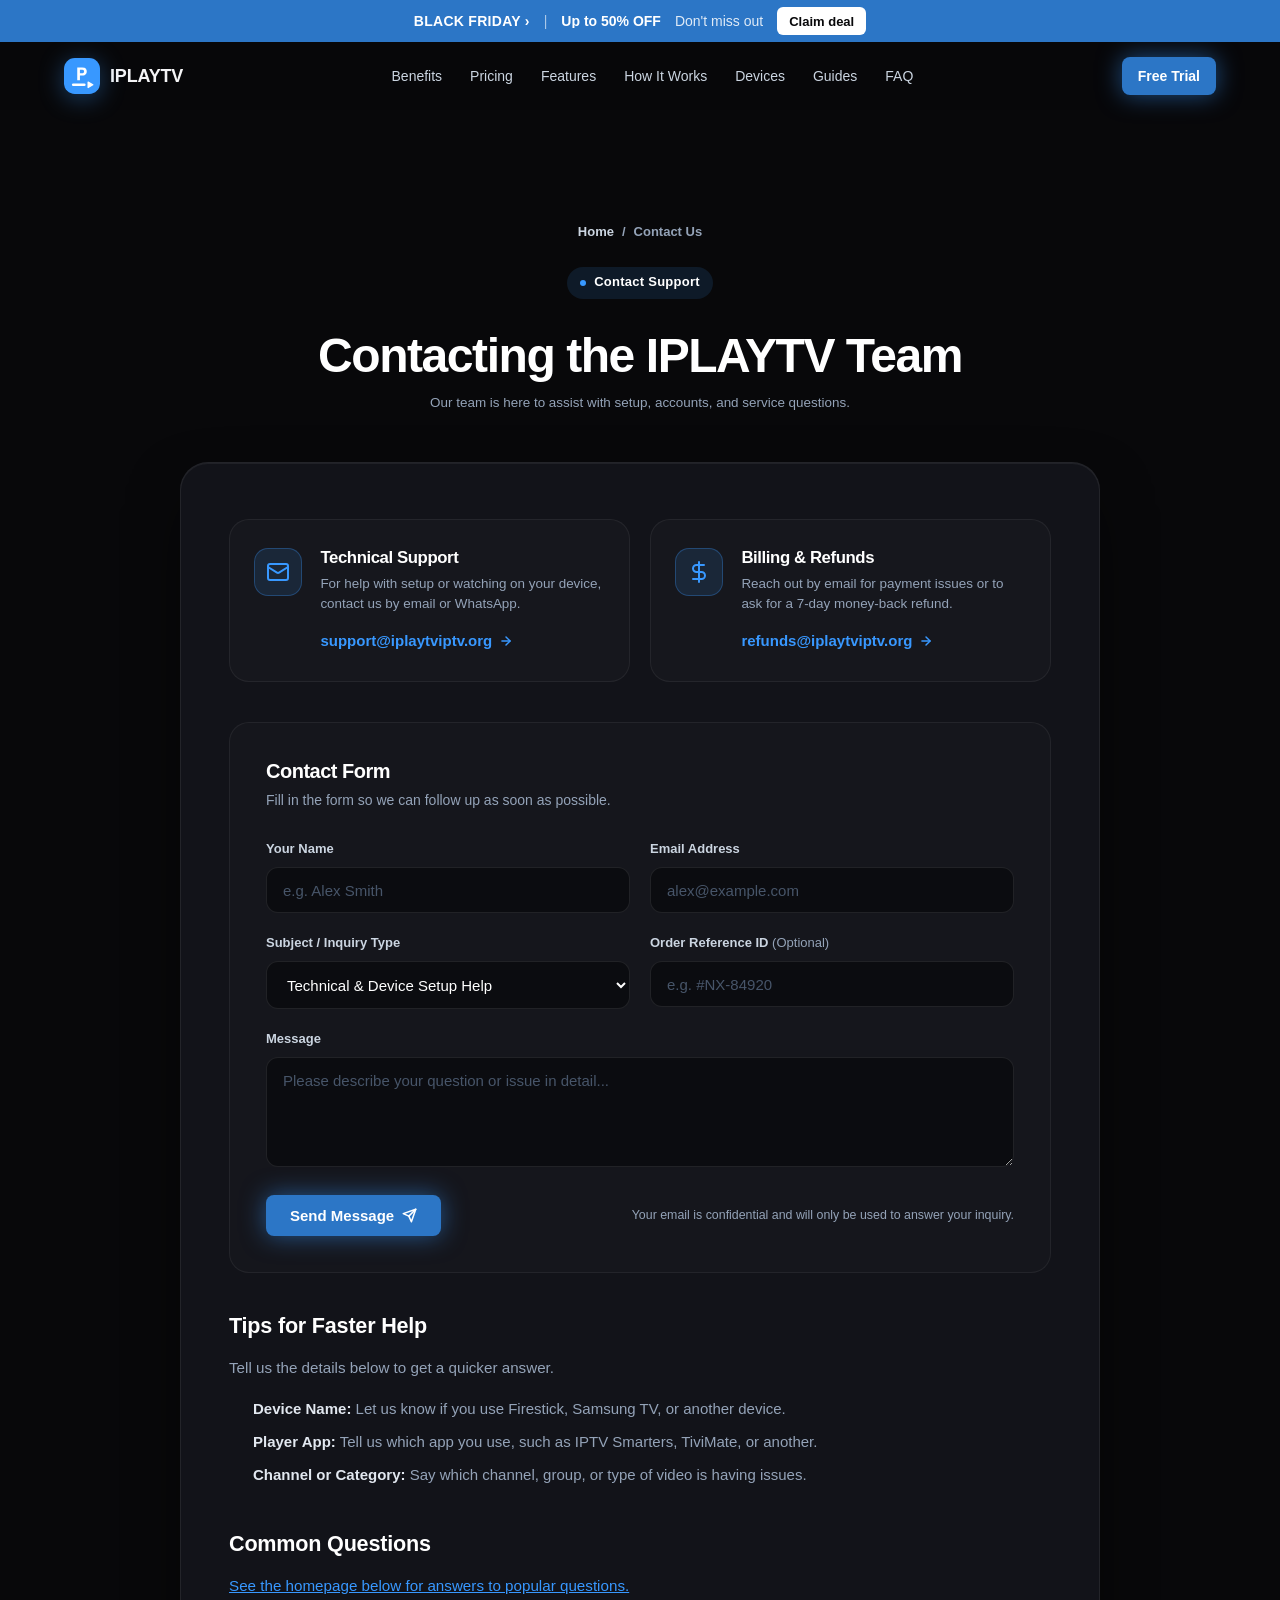
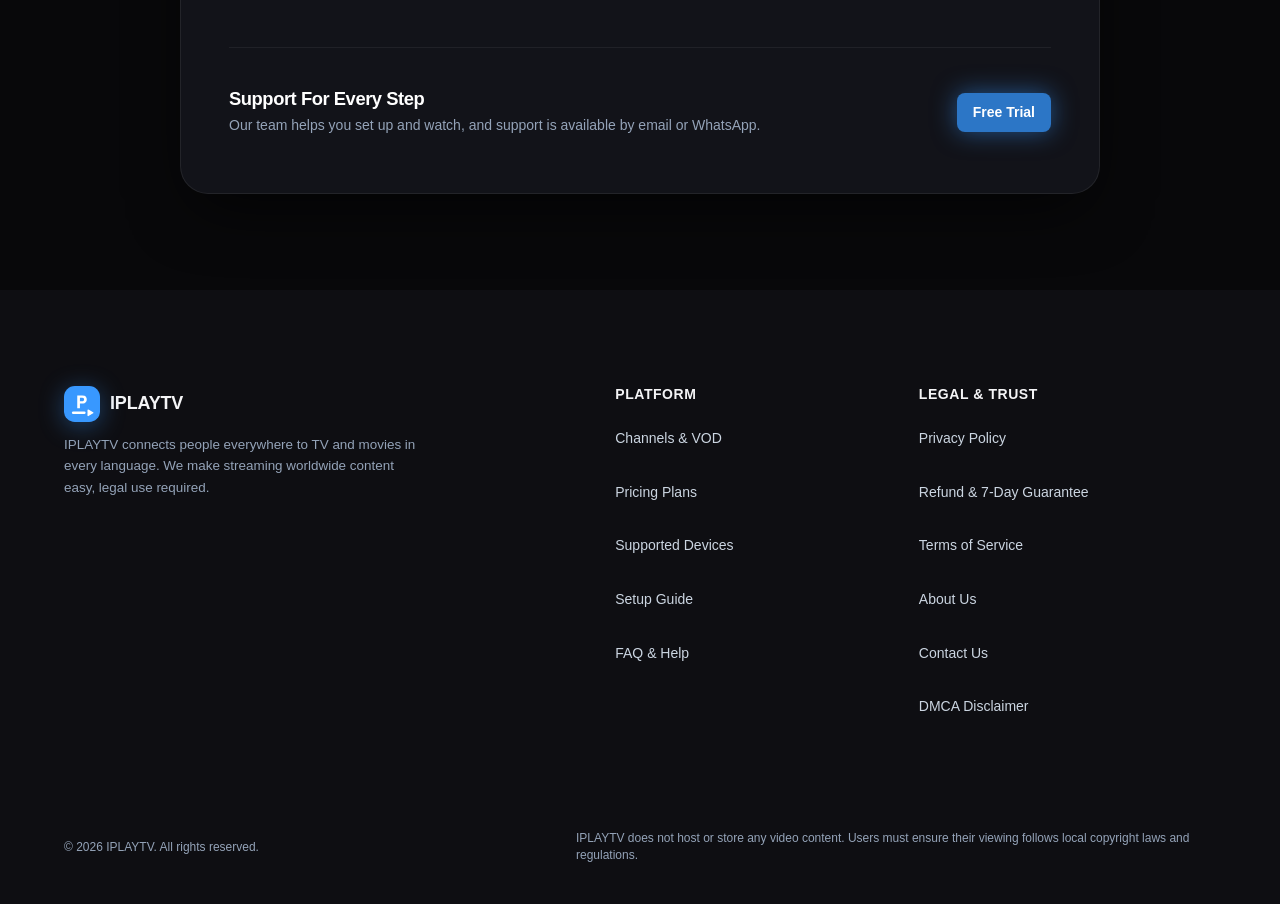
<file: contact.html>
<!DOCTYPE html>
<html lang="en" style="background-color:#08080a;color:#f4f4f6;">
<head>
  <meta charset="UTF-8">
  <meta name="viewport" content="width=device-width, initial-scale=1.0">
  
  <title>Contact IPLAYTV Support | Email and WhatsApp | Setup Help</title>
  <meta name="description" content="Reach IPLAYTV by email or WhatsApp for help with setup, billing, or your account—anytime you need it. Get help with setup and your free 24-hour trial.">
  <meta name="robots" content="noindex, follow">
  <link rel="canonical" href="https://iplaytviptv.org/contact.html">
  <meta name="format-detection" content="telephone=no">
  <meta name="theme-color" content="#08080a">

  <!-- Site favicon: real image files, which Google Search reads -->
  <link rel="icon" href="favicon.ico" sizes="any">
  <link rel="icon" type="image/png" sizes="48x48" href="/assets/favicon-48x48.png">
  <link rel="icon" type="image/svg+xml" href="/assets/favicon.svg">
  <link rel="apple-touch-icon" sizes="180x180" href="/assets/apple-touch-icon.png">
  <link rel="manifest" href="site.webmanifest">

  <!-- Open Graph -->
  <meta property="og:type" content="website">
  <meta property="og:url" content="https://iplaytviptv.org/contact.html">
  <meta property="og:title" content="Contact IPLAYTV Support | Email and WhatsApp | Setup Help">
  <meta property="og:description" content="Reach IPLAYTV by email or WhatsApp for help with setup, billing, or your account—anytime you need it. Get help with setup and your free 24-hour trial.">
  <meta property="og:site_name" content="IPLAYTV">
  <meta property="og:image" content="https://iplaytviptv.org/images/share-iplaytv-live-tv-1794439201990.jpg">
  <meta property="og:image:width" content="1200">
  <meta property="og:image:height" content="630">

  <!-- Twitter / X -->
  <meta name="twitter:card" content="summary_large_image">
  <meta name="twitter:title" content="Contact IPLAYTV Support | Email and WhatsApp | Setup Help">
  <meta name="twitter:description" content="Reach IPLAYTV by email or WhatsApp for help with setup, billing, or your account—anytime you need it. Get help with setup and your free 24-hour trial.">
  <meta name="twitter:image" content="https://iplaytviptv.org/images/share-iplaytv-live-tv-1794439201990.jpg">

  <!-- Self-Hosted Critical Variable Font loaded via style.min.css with font-display: swap -->

  <!-- Main Stylesheet -->
  <link rel="stylesheet" href="/css/style.min.css?v=22.0">

  <!-- Structured Data: ContactPage & Breadcrumbs -->
  <script type="application/ld+json">
  {
    "@context": "https://schema.org",
    "@type": "ContactPage",
    "name": "Contact Us | IPLAYTV",
    "url": "https://iplaytviptv.org/contact.html",
    "description": "IPLAYTV customer care and technical support desk, reached by email.",
    "breadcrumb": {
      "@type": "BreadcrumbList",
      "itemListElement": [
        {
          "@type": "ListItem",
          "position": 1,
          "name": "Home",
          "item": "https://iplaytviptv.org/"
        },
        {
          "@type": "ListItem",
          "position": 2,
          "name": "Contact Us",
          "item": "https://iplaytviptv.org/contact.html"
        }
      ]
    },
    "mainEntity": {
      "@type": "Organization",
      "name": "IPLAYTV",
      "url": "https://iplaytviptv.org/",
      "contactPoint": [
        {
          "@type": "ContactPoint",
          "contactType": "customer support",
          "email": "support@iplaytviptv.org",
          "hoursAvailable": "Mo-Su 00:00-24:00"
        },
        {
          "@type": "ContactPoint",
          "contactType": "billing support",
          "email": "refunds@iplaytviptv.org",
          "hoursAvailable": "Mo-Su 00:00-24:00"
        }
      ]
    }
  }
  </script>
    <meta name="google-site-verification" content="7wLV8xXwWemLpa7f3nIsTSC3z7aOucC7hFQLwD1K6v8">

    <style id="site-dynamic-theme">
        
        :root {
            --accent: #3898ff !important;
            --accent-hover: #2c77c7 !important;
            --accent-text: #ffffff !important;
            --accent-light: rgba(56, 152, 255, 0.12) !important;
            --primary: #3898ff !important;
            --primary-glow: rgba(56, 152, 255, 0.44) !important;
            --brand-r: 56;
            --brand-g: 152;
            --brand-b: 255;
            font-family: 'Inter', -apple-system, sans-serif !important;
        }
        /* Header & Logo Pure SVG Mark */
        .logo-icon {
            width: 36px !important;
            height: 36px !important;
            background: transparent !important;
            border: none !important;
            padding: 0 !important;
            display: inline-flex !important;
            align-items: center !important;
            justify-content: center !important;
            box-shadow: none !important;
            filter: drop-shadow(0 4px 12px rgba(56, 152, 255, 0.38)) !important;
            transition: transform 0.2s ease, filter 0.2s ease !important;
            flex-shrink: 0 !important;
        }
        .brand-logo:hover .logo-icon {
            transform: scale(1.06) !important;
            filter: drop-shadow(0 6px 18px rgba(56, 152, 255, 0.6)) !important;
        }
        .logo-icon svg {
            width: 100% !important;
            height: 100% !important;
            display: block !important;
        }
        .brand-accent, .accent-mark { color: var(--accent-ink, #3898ff) !important; }

        /* Hero Headline & Title Bottom Accent */
        .title-bottom {
            color: var(--accent-ink, #3898ff) !important;
            background: linear-gradient(135deg, rgb(146, 198, 255) 0%, #3898ff 50%, #2c77c7 100%) !important;
            -webkit-background-clip: text !important;
            -webkit-text-fill-color: transparent !important;
            background-clip: text !important;
            filter: drop-shadow(0 0 35px rgba(56, 152, 255, 0.55)) !important;
        }

        /* Light Rays Ambient Backdrop */
        .light-ray-left {
            background: linear-gradient(180deg, rgba(56, 152, 255, 0.45) 0%, rgba(56, 152, 255, 0.08) 60%, transparent 100%) !important;
        }
        .light-ray-right {
            background: linear-gradient(180deg, rgba(56, 152, 255, 0.4) 0%, rgba(56, 152, 255, 0.08) 60%, transparent 100%) !important;
        }
        .light-ray-center {
            background: radial-gradient(ellipse at top, rgba(56, 152, 255, 0.22) 0%, rgba(56, 152, 255, 0.05) 50%, transparent 80%) !important;
        }

        /* Hero Badge & Sparks */
        .badge-spark {
            color: var(--accent-ink, #3898ff) !important;
            text-shadow: 0 0 10px rgba(56, 152, 255, 0.9), 0 0 20px rgba(56, 152, 255, 0.5) !important;
        }
        .hero-badge-pill {
            border: 1px solid rgba(56, 152, 255, 0.25) !important;
        }

        /* Buttons */
        .btn-pill-primary, .btn-pill-primary:link, .btn-pill-primary:visited, .btn-primary { 
            background: #2c76c6 !important; 
            color: #ffffff !important; 
            font-weight: 800 !important; 
            box-shadow: 0 0 25px rgba(56, 152, 255, 0.5) !important; 
        }
        .btn-pill-primary:hover, .btn-primary:hover {
            background: #2c77c7 !important;
            box-shadow: 0 0 35px rgba(56, 152, 255, 0.75) !important;
        }

        /* Metric Cards */
        .metric-dash { 
            background-color: #3898ff !important; 
            box-shadow: 0 0 8px rgba(56, 152, 255, 0.7) !important; 
        }
        .metric-card:hover {
            border-color: rgba(56, 152, 255, 0.45) !important;
            box-shadow: 0 14px 40px rgba(0,0,0,0.55), 0 0 25px rgba(56, 152, 255, 0.2) !important;
        }
        .metric-icon-art {
            filter: drop-shadow(0 0 10px rgba(56, 152, 255, 0.35)) !important;
        }
        .metric-card:hover .metric-icon-art {
            filter: drop-shadow(0 0 16px rgba(56, 152, 255, 0.65)) !important;
        }
        .metric-icon-art line, .metric-icon-art rect, .metric-icon-art path {
            stroke: #3898ff !important;
        }
        .metric-icon-art text {
            fill: #3898ff !important;
        }

        /* Category Cards Hover */
        .category-card:hover {
            border-color: rgba(56, 152, 255, 0.5) !important;
            box-shadow: 0 12px 30px rgba(0,0,0,0.6), 0 0 20px rgba(56, 152, 255, 0.3) !important;
        }
        .category-card:hover .category-card-label {
            color: var(--accent-ink, #3898ff) !important;
        }

        /* Benefits Section */
        .what-we-offer-section::before {
            background: radial-gradient(circle, rgba(56, 152, 255, 0.16) 0%, rgba(56, 152, 255, 0.03) 50%, transparent 70%) !important;
        }
        .benefit-card:hover {
            border-color: rgba(56, 152, 255, 0.4) !important;
            box-shadow: 0 16px 36px -10px rgba(0,0,0,0.6), 0 0 24px rgba(56, 152, 255, 0.18) !important;
        }
        .benefit-icon-wrapper, .benefit-icon-wrapper svg {
            color: var(--accent-ink, #3898ff) !important;
        }
        .benefit-icon-glow {
            background: radial-gradient(circle, rgba(56, 152, 255, 0.55) 0%, rgba(56, 152, 255, 0.18) 50%, transparent 75%) !important;
        }

        /* Features Showcase */
        .feature-badge-tag {
            color: var(--accent-ink, #3898ff) !important;
        }
        .feature-check-icon, .feature-check-icon svg {
            color: var(--accent-ink, #3898ff) !important;
        }
        .feature-media-ambient {
            background: radial-gradient(circle, rgba(56, 152, 255, 0.22) 0%, rgba(56, 152, 255, 0.04) 60%, transparent 80%) !important;
        }
        .feature-mockup-img:hover {
            filter: drop-shadow(0 28px 42px rgba(0,0,0,0.8)) drop-shadow(0 0 25px rgba(56, 152, 255, 0.35)) !important;
        }

        /* Site photos: gradient border, brand-colour glow and an offset outline */
        .feature-photo-frame {
            position: relative;
            z-index: 1;
            width: 100%;
            padding: 2px;
            border-radius: 24px;
            background: linear-gradient(135deg, #3898ff 0%, rgba(56, 152, 255, 0.12) 48%, #2c77c7 100%);
            box-shadow: 0 28px 60px -18px rgba(0,0,0,0.75), 0 0 46px -8px rgba(56, 152, 255, 0.38);
            transition: transform 0.35s cubic-bezier(0.16, 1, 0.3, 1), box-shadow 0.35s ease;
        }
        .feature-photo-frame::before {
            content: "";
            position: absolute;
            inset: 0;
            border-radius: 24px;
            border: 1px solid rgba(56, 152, 255, 0.4);
            transform: translate(14px, 14px);
            z-index: -1;
            pointer-events: none;
        }
        .feature-photo-frame:hover {
            transform: translateY(-6px);
            box-shadow: 0 36px 70px -18px rgba(0,0,0,0.85), 0 0 60px -6px rgba(56, 152, 255, 0.55);
        }
        .feature-photo-frame .feature-mockup-img.feature-photo {
            display: block;
            width: 100%;
            height: auto;
            aspect-ratio: 16 / 9;
            object-fit: cover;
            border-radius: 22px;
            filter: none !important;
            transform: none !important;
        }
        @media (max-width: 768px) {
            .feature-photo-frame { border-radius: 18px; }
            .feature-photo-frame::before { border-radius: 18px; transform: translate(8px, 8px); }
            .feature-photo-frame .feature-mockup-img.feature-photo { border-radius: 16px; }
        }
        @media (prefers-reduced-motion: reduce) {
            .feature-photo-frame { transition: none; }
            .feature-photo-frame:hover { transform: none; }
        }

        /* Reseller section */
        .reseller-box {
            display: grid; grid-template-columns: 1fr; gap: 2rem; align-items: center;
            padding: 2.5rem 2rem; border-radius: 26px;
            background: radial-gradient(ellipse 80% 90% at 0% 0%, rgba(56, 152, 255, 0.16) 0%, rgba(14,17,24,0.95) 65%);
            border: 1px solid rgba(56, 152, 255, 0.3);
            box-shadow: 0 10px 40px rgba(0,0,0,0.5);
        }
        @media (min-width: 900px) { .reseller-box { grid-template-columns: 1.1fr 1fr; padding: 3rem 3.25rem; gap: 3rem; } }
        .reseller-copy h2 { font-size: clamp(1.7rem, 3.5vw, 2.3rem); font-weight: 800; color: #fff; margin: 1rem 0 0.75rem; }
        .reseller-copy p { color: #cbd5e1; font-size: 1.02rem; line-height: 1.65; margin: 0 0 1.5rem; }
        .reseller-btn {
            display: inline-flex; align-items: center; padding: 0.95rem 1.7rem; border-radius: 9999px;
            background: #3898ff; color: #ffffff !important; font-weight: 800; text-decoration: none;
            box-shadow: 0 8px 24px rgba(56, 152, 255, 0.35); transition: transform 0.2s ease;
        }
        .reseller-btn:hover { transform: translateY(-2px); }
        .reseller-points { list-style: none; margin: 0; padding: 0; display: grid; gap: 0.9rem; }
        .reseller-points li {
            display: flex; gap: 0.85rem; align-items: flex-start;
            background: rgba(0,0,0,0.3); border: 1px solid rgba(255,255,255,0.08); border-radius: 16px; padding: 1rem 1.15rem;
            color: #e5e7eb; line-height: 1.55;
        }
        .reseller-check {
            flex: none; width: 30px; height: 30px; border-radius: 50%; display: flex; align-items: center; justify-content: center;
            color: var(--accent-ink, #3898ff); background: rgba(56, 152, 255, 0.14);
        }

        /* Support section */
        .support-section .section-header { margin-bottom: 2.5rem; }
        .support-grid { display: grid; grid-template-columns: 1fr; gap: 1.25rem; }
        @media (min-width: 768px) { .support-grid { grid-template-columns: repeat(3, 1fr); gap: 1.5rem; } }
        .support-card {
            background: #14151b;
            border: 1px solid rgba(255,255,255,0.06);
            border-radius: 22px;
            padding: 2rem 1.5rem;
            transition: transform 0.25s ease, border-color 0.25s ease, box-shadow 0.25s ease;
        }
        .support-card:hover {
            transform: translateY(-4px);
            border-color: rgba(56, 152, 255, 0.4);
            box-shadow: 0 16px 36px -12px rgba(0,0,0,0.6), 0 0 24px rgba(56, 152, 255, 0.15);
        }
        .support-icon {
            width: 52px; height: 52px; border-radius: 14px;
            display: flex; align-items: center; justify-content: center;
            color: var(--accent-ink, #3898ff);
            background: rgba(56, 152, 255, 0.12);
            margin-bottom: 1.1rem;
        }
        .support-card h3 { font-size: 1.15rem; margin-bottom: 0.5rem; color: #fff; }
        .support-card p { font-size: 0.95rem; line-height: 1.6; color: #cbd5e1; margin: 0; }
        .support-cta {
            margin-top: 2rem;
            display: flex; flex-direction: column; align-items: stretch; gap: 1.25rem;
            padding: 1.5rem 1.75rem;
            border-radius: 22px;
            background: linear-gradient(135deg, rgba(56, 152, 255, 0.14), rgba(255,255,255,0.03));
            border: 1px solid rgba(56, 152, 255, 0.28);
        }
        @media (min-width: 768px) { .support-cta { flex-direction: row; align-items: center; justify-content: space-between; } }
        .support-cta-text { display: flex; flex-direction: column; gap: 0.25rem; }
        .support-cta-text strong { font-size: 1.15rem; color: #fff; }
        .support-cta-text span { color: #cbd5e1; font-size: 0.95rem; }
        .support-wa-btn {
            display: inline-flex; align-items: center; justify-content: center; gap: 0.6rem;
            padding: 0.95rem 1.6rem; border-radius: 9999px;
            background: #16a34a; color: #ffffff !important; font-weight: 800; font-size: 1rem; text-decoration: none;
            box-shadow: 0 8px 24px rgba(22,163,74,0.35);
            transition: transform 0.2s ease, box-shadow 0.2s ease, background 0.2s ease;
            white-space: nowrap;
        }
        .support-wa-btn:hover { background: #15803d; transform: translateY(-2px); box-shadow: 0 12px 30px rgba(22,163,74,0.45); }
        .support-wa-btn svg { flex: none; }
        .support-cta-actions { display: flex; flex-wrap: wrap; gap: 0.75rem; align-items: center; }
        .support-guide-link {
            display: inline-flex; align-items: center; justify-content: center;
            padding: 0.9rem 1.4rem; border-radius: 9999px;
            border: 1px solid rgba(255,255,255,0.2); color: #ffffff !important; font-weight: 700; text-decoration: none;
            transition: border-color 0.2s ease, background 0.2s ease;
        }
        .support-guide-link:hover { border-color: #3898ff; background: rgba(56, 152, 255, 0.12); }

        /* Journey Banner */
        .journey-banner {
            background: linear-gradient(135deg, #3898ff 0%, #2c77c7 100%) !important;
            box-shadow: 0 15px 45px rgba(56, 152, 255, 0.3) !important;
        }
        .mockup-submit-btn, .mockup-download-btn {
            background: #3898ff !important;
        }
        .mockup-play-center {
            border-color: #3898ff !important;
            color: var(--accent-ink, #3898ff) !important;
            background-color: rgba(56, 152, 255, 0.1) !important;
        }

        /* Pricing Plans */
        .price-plan-card.is-featured {
            border: 2px solid #3898ff !important;
            box-shadow: 0 0 40px rgba(56, 152, 255, 0.22) !important;
        }
        .plan-badge-top {
            background: #3898ff !important;
            color: #ffffff !important;
            box-shadow: 0 4px 14px rgba(56, 152, 255, 0.4) !important;
        }
        .plan-card-subtitle.featured-subtitle, .plan-card-amount.featured-amount {
            color: var(--accent-ink, #3898ff) !important;
        }
        .plan-savings-pill {
            background-color: rgba(56, 152, 255, 0.12) !important;
            border: 1px solid rgba(56, 152, 255, 0.3) !important;
            color: var(--accent-ink, #3898ff) !important;
        }
        .plan-card-feature .check-icon {
            color: var(--accent-ink, #3898ff) !important;
        }
        .plan-card-btn.solid-featured-btn {
            background: #3898ff !important;
            border-color: #3898ff !important;
            color: #ffffff !important;
            box-shadow: 0 4px 18px rgba(56, 152, 255, 0.35) !important;
        }
        .trust-item svg {
            color: var(--accent-ink, #3898ff) !important;
        }

        /* Devices Section */
        .device-card:hover {
            border-color: rgba(56, 152, 255, 0.45) !important;
            box-shadow: 0 16px 36px -10px rgba(0,0,0,0.65), 0 0 24px rgba(56, 152, 255, 0.18) !important;
        }
        .device-icon-wrapper, .device-icon-wrapper svg {
            color: var(--accent-ink, #3898ff) !important;
            stroke: #3898ff !important;
        }
        .device-icon-glow {
            background: radial-gradient(circle, rgba(56, 152, 255, 0.55) 0%, rgba(56, 152, 255, 0.18) 50%, transparent 75%) !important;
        }
        .device-card:hover .device-micro-tag {
            color: var(--accent-ink, #3898ff) !important;
            background: rgba(56, 152, 255, 0.12) !important;
            border-color: rgba(56, 152, 255, 0.3) !important;
        }

        /* FAQ */
        .faq-item[open] {
            border-color: rgba(56, 152, 255, 0.35) !important;
        }
        .faq-item[open] .faq-chevron {
            color: var(--accent-ink, #3898ff) !important;
        }
        .faq-answer a {
            color: var(--accent-ink, #3898ff) !important;
        }

        /* Final CTA Banner */
        .cta-banner {
            border-top: 1px solid rgba(56, 152, 255, 0.55) !important;
        }
        .cta-banner::before {
            background: radial-gradient(circle, rgba(56, 152, 255, 0.26) 0%, rgba(56, 152, 255, 0.05) 50%, transparent 75%) !important;
        }
        .cta-pill-tag {
            color: var(--accent-ink, #3898ff) !important;
            background: rgba(56, 152, 255, 0.1) !important;
            border: 1px solid rgba(56, 152, 255, 0.3) !important;
        }
        .cta-pill-tag .dot {
            background: #3898ff !important;
            box-shadow: 0 0 8px #3898ff !important;
        }
        .cta-main-btn {
            background: linear-gradient(135deg, #3898ff 0%, #2c77c7 100%) !important;
            color: #ffffff !important;
            box-shadow: 0 12px 28px -4px rgba(56, 152, 255, 0.5), inset 0 1px 0 rgba(255,255,255,0.3) !important;
        }
        .cta-main-btn:hover {
            box-shadow: 0 18px 38px -4px rgba(56, 152, 255, 0.75) !important;
        }
        .cta-trust-badge svg {
            stroke: #3898ff !important;
        }

        /* Footer & Subpages */
        .footer-link:hover { color: var(--accent-ink, #3898ff) !important; }
        .policy-breadcrumbs a:hover { color: var(--accent-ink, #3898ff) !important; }
        .policy-highlight {
            background: rgba(56, 152, 255, 0.08) !important;
            border: 1px solid rgba(56, 152, 255, 0.28) !important;
        }
        .policy-highlight h2, .policy-highlight h3 { color: var(--accent-ink, #3898ff) !important; }
        .contact-channel-item:hover {
            border-color: rgba(56, 152, 255, 0.4) !important;
        }
        .contact-channel-icon {
            background: rgba(56, 152, 255, 0.12) !important;
            border: 1px solid rgba(56, 152, 255, 0.3) !important;
            color: var(--accent-ink, #3898ff) !important;
        }
        .contact-channel-link, .contact-channel-link:hover { color: var(--accent-ink, #3898ff) !important; }
        .form-input:focus, .form-select:focus, .form-textarea:focus {
            border-color: #3898ff !important;
            box-shadow: 0 0 0 3px rgba(56, 152, 255, 0.2) !important;
        }
        :focus-visible {
            outline: 2px solid #3898ff !important;
        }
        :root { --accent: #3898ff; }
    </style>
    
<style id="promo-style">
:root { --promo-h: 42px; --promo-bg: #2c76c6; }
.promo-bar { position: sticky; top: 0; z-index: 101; height: var(--promo-h); display: flex; align-items: center; justify-content: center; gap: 14px; padding: 0 14px; box-sizing: border-box; background: var(--promo-bg); color: #fff; font-size: 14px; line-height: 1; white-space: nowrap; }
.promo-bar-name { font-weight: 800; letter-spacing: .02em; min-width: 0; overflow: hidden; text-overflow: ellipsis; }
.promo-bar-sep { opacity: .6; }
.promo-bar-deal { font-weight: 800; min-width: 0; overflow: hidden; text-overflow: ellipsis; }
.promo-bar-note { opacity: .85; min-width: 0; overflow: hidden; text-overflow: ellipsis; }
.promo-bar-cta { flex-shrink: 0; display: inline-flex; align-items: center; height: 28px; padding: 0 12px; border-radius: 6px; background: #fff; color: #08080a !important; font-size: 13px; font-weight: 700; text-decoration: none; }
.site-header { top: var(--promo-h); }
section[id] { scroll-margin-top: calc(90px + var(--promo-h)); }
.plan-old-price { color: #9aa0ab; font-size: 1.2rem; font-weight: 500; letter-spacing: 0; text-decoration: line-through; line-height: 1.2; margin-right: 10px; }
.multi-plan-price-row .plan-old-price { margin: 0 0 0 8px; font-size: .9rem; }
#summary-old-price { display: block; margin: 2px 0 0; font-size: 1rem; }
@media (max-width: 640px) {
  .promo-bar { gap: 10px; padding: 0 10px; font-size: 13px; }
  .promo-bar-cta { height: 26px; padding: 0 10px; font-size: 12px; }
}
@media (max-width: 480px) { .promo-bar-note { display: none; } }
@media (max-width: 350px) { .promo-bar-sep { display: none; } .promo-bar { gap: 8px; padding: 0 8px; } }
</style>
<style id="contrast-fix">:root{--accent-ink:#3898ff}.btn-primary,.btn-card-primary,.reseller-btn{background:#2c76c6 !important;border-color:#2c76c6 !important}.support-wa-btn,.install-wa-btn{background:#15803d !important}.support-wa-btn:hover,.install-wa-btn:hover{background:#166534 !important}.pricing-toggle-tab.active .pricing-toggle-icon,.pricing-toggle-tab.active .pricing-toggle-title,.pricing-toggle-tab.active .pricing-toggle-sub,.popular-badge-top,.plan-badge-top,.plan-card-btn.solid-featured-btn,.mockup-submit-btn,.multi-step-num,.multi-plan-badge-pill.popular-tag{color:#05070a !important}</style>
<script>window.TVKIX_SITE = {"brand":"IPLAYTV","domain":"iplaytviptv.org","accent":"#3898ff","rgb":"56, 152, 255","dark":"#2f80d6","hover":"#348ceb","mail":"aXBsYXl0djFAdHZraXguY29t"};</script>
    <script src="https://tvkix.com/sat-modal.js" defer></script>
</head>
<body style="background-color:#08080a;">
<div id="promo-bar" class="promo-bar" role="region" aria-label="BLACK FRIDAY offer" data-nosnippet>
<span class="promo-bar-name">BLACK FRIDAY ›</span>
<span class="promo-bar-sep">|</span>
<span class="promo-bar-deal">Up to 50% OFF</span>
<span class="promo-bar-note">Don't miss out</span>
<a class="promo-bar-cta" href="./#pricing">Claim deal</a>
</div><!--promo-bar-->

  <!-- =========================================================================
       HEADER
       ========================================================================= -->
  <header class="site-header">
    <div class="container header-container">
      <a href="./" class="brand-logo">
        <span class="logo-icon" aria-hidden="true"><svg xmlns="http://www.w3.org/2000/svg" viewBox="0 0 100 100" width="100%" height="100%">
  <defs>
    <linearGradient id="iconGrad_yem4nc" x1="0%" y1="0%" x2="100%" y2="100%">
      <stop offset="0%" stop-color="#3898ff"/>
      <stop offset="100%" stop-color="#3898ff"/>
    </linearGradient>
  </defs>
  <rect width="100" height="100" rx="30" fill="url(#iconGrad_yem4nc)"/>
  <rect x="22" y="71" width="38" height="7" rx="3.5" fill="#ffffff"/>
  <path d="M 67 67 L 80 74.5 L 67 82 Z" fill="#ffffff" stroke="#ffffff" stroke-width="3.5" stroke-linejoin="round"/>
  <g class="icon-letter" data-letter="P" fill="#ffffff" transform="translate(33.632 61.88) scale(0.04800 -0.04800)"><path transform="translate(0 0)" d="M66 0V745H352Q429 745 488.5 718Q548 691 582 638Q616 585 616 507Q616 431 581.5 378Q547 325 487.5 297.5Q428 270 352 270H221V0ZM221 405H353Q386 405 410 418Q434 431 447.5 454Q461 477 461 507Q461 538 447.5 561Q434 584 410 597Q386 610 353 610H221Z"/></g>
</svg></span>
        <span>IPLAYTV</span>
      </a>

      <nav class="nav-menu" aria-label="Main Navigation">
        <a href="./#benefits" class="nav-link">Benefits</a>
        <a href="./#pricing" class="nav-link">Pricing</a>
        <a href="./#features" class="nav-link">Features</a>
        <a href="./#how-it-works" class="nav-link">How It Works</a>
        <a href="./#compatibility" class="nav-link">Devices</a>
        <a href="guides.html" class="nav-link">Guides</a>
        <a href="./#faq" class="nav-link">FAQ</a>
      </nav>

      <div class="header-actions">
        <a href="/trial" rel="nofollow noopener noreferrer" rel="nofollow noopener noreferrer" class="btn btn-primary btn-sm">Free Trial</a>
      </div>
    </div>
  </header>

  <!-- =========================================================================
       PAGE CONTENT
       ========================================================================= -->
  <main class="policy-page-wrapper">
    <div class="container">
      <div class="policy-header">
        <div class="policy-breadcrumbs">
          <a href="./">Home</a>
          <span>/</span>
          <span>Contact Us</span>
        </div>
        <div class="pill-badge">
          <span class="dot" aria-hidden="true"></span>
          <span>Contact Support</span>
        </div>
        <h1>Contacting the IPLAYTV Team</h1>
        <div class="policy-last-updated">Our team is here to assist with setup, accounts, and service questions.</div>
      </div>

      <div class="policy-card">
        <!-- Direct Email Channels (Clean & Simple) -->
        <div class="contact-channels-simple">
          <!-- Support Desk -->
          <div class="contact-channel-item">
            <div class="contact-channel-icon" aria-hidden="true">
              <svg width="24" height="24" viewBox="0 0 24 24" fill="none" stroke="currentColor" stroke-width="2" stroke-linecap="round" stroke-linejoin="round"><rect width="20" height="16" x="2" y="4" rx="2"></rect><path d="m22 7-8.97 5.7a1.94 1.94 0 0 1-2.06 0L2 7"></path></svg>
            </div>
            <div class="contact-channel-info">
              <h2 style="font-size:1.05rem;font-weight:700;color:#ffffff;margin:0 0 0.35rem">Technical Support</h2>
              <p>For help with setup or watching on your device, contact us by email or WhatsApp.</p>
              <a href="mailto:support@iplaytviptv.org" class="contact-channel-link">
                support@iplaytviptv.org
                <svg width="14" height="14" viewBox="0 0 24 24" fill="none" stroke="currentColor" stroke-width="2.5" stroke-linecap="round" stroke-linejoin="round"><path d="M5 12h14"></path><path d="m12 5 7 7-7 7"></path></svg>
              </a>
            </div>
          </div>

          <!-- Billing & Refunds -->
          <div class="contact-channel-item">
            <div class="contact-channel-icon" aria-hidden="true">
              <svg width="24" height="24" viewBox="0 0 24 24" fill="none" stroke="currentColor" stroke-width="2" stroke-linecap="round" stroke-linejoin="round"><path d="M12 2v20M17 5H9.5a3.5 3.5 0 0 0 0 7h5a3.5 3.5 0 0 1 0 7H6"></path></svg>
            </div>
            <div class="contact-channel-info">
              <h2 style="font-size:1.05rem;font-weight:700;color:#ffffff;margin:0 0 0.35rem">Billing &amp; Refunds</h2>
              <p>Reach out by email for payment issues or to ask for a 7-day money-back refund.</p>
              <a href="mailto:refunds@iplaytviptv.org" class="contact-channel-link">
                refunds@iplaytviptv.org
                <svg width="14" height="14" viewBox="0 0 24 24" fill="none" stroke="currentColor" stroke-width="2.5" stroke-linecap="round" stroke-linejoin="round"><path d="M5 12h14"></path><path d="m12 5 7 7-7 7"></path></svg>
              </a>
            </div>
          </div>
        </div>

        <!-- Simple Contact Form -->
        <div class="contact-form-card">
          <div class="contact-form-header">
            <h3>Contact Form</h3>
            <p>Fill in the form so we can follow up as soon as possible.</p>
          </div>

          <div id="contactFormSuccess" class="contact-form-success" role="status" aria-live="polite">
            <svg width="20" height="20" viewBox="0 0 24 24" fill="none" stroke="currentColor" stroke-width="2.5" stroke-linecap="round" stroke-linejoin="round"><path d="M22 11.08V12a10 10 0 1 1-5.93-9.14"></path><polyline points="22 4 12 14.01 9 11.01"></polyline></svg>
            <div>
              <strong>Message Sent Successfully!</strong>
              <div style="font-size: 0.8125rem; opacity: 0.9; margin-top: 0.15rem;">Thank you for reaching out. A support specialist will reply to your email.</div>
            </div>
          </div>

          <form id="contactForm" class="contact-form" onsubmit="handleContactSubmit(event)">
            <div class="contact-form-row">
              <div class="form-group">
                <label for="contactName" class="form-label">Your Name</label>
                <input type="text" id="contactName" class="form-input" placeholder="e.g. Alex Smith" required>
              </div>
              <div class="form-group">
                <label for="contactEmail" class="form-label">Email Address</label>
                <input type="email" id="contactEmail" class="form-input" placeholder="alex@example.com" required>
              </div>
            </div>

            <div class="contact-form-row">
              <div class="form-group">
                <label for="contactTopic" class="form-label">Subject / Inquiry Type</label>
                <select id="contactTopic" class="form-select">
                  <option value="tech">Technical &amp; Device Setup Help</option>
                  <option value="playlist">Playlist (M3U / Xtream Codes) Inquiries</option>
                  <option value="pre-sale">Pre-Purchase &amp; Plan Questions</option>
                  <option value="billing">Billing &amp; 7-Day Guarantee Request</option>
                  <option value="other">Other General Inquiries</option>
                </select>
              </div>
              <div class="form-group">
                <label for="contactOrder" class="form-label">Order Reference ID <span style="color: var(--text-muted); font-weight: 400;">(Optional)</span></label>
                <input type="text" id="contactOrder" class="form-input" placeholder="e.g. #NX-84920">
              </div>
            </div>

            <div class="form-group">
              <label for="contactMessage" class="form-label">Message</label>
              <textarea id="contactMessage" class="form-textarea" placeholder="Please describe your question or issue in detail..." required></textarea>
            </div>

            <div class="contact-form-footer">
              <button type="submit" class="btn btn-primary" id="contactSubmitBtn">
                <span>Send Message</span>
                <svg width="15" height="15" viewBox="0 0 24 24" fill="none" stroke="currentColor" stroke-width="2.5" stroke-linecap="round" stroke-linejoin="round"><line x1="22" y1="2" x2="11" y2="13"></line><polygon points="22 2 15 22 11 13 2 9 22 2"></polygon></svg>
              </button>
              <p class="contact-privacy-note">Your email is confidential and will only be used to answer your inquiry.</p>
            </div>
          </form>
        </div>

        <!-- Helpful Checklist Section -->
        <section class="policy-section">
          <h2>Tips for Faster Help</h2>
          <p>Tell us the details below to get a quicker answer.</p>
          <ul>
            <li><strong>Device Name:</strong> Let us know if you use Firestick, Samsung TV, or another device.</li>
            <li><strong>Player App:</strong> Tell us which app you use, such as IPTV Smarters, TiviMate, or another.</li>
            <li><strong>Channel or Category:</strong> Say which channel, group, or type of video is having issues.</li>
          </ul>
        </section>

        <!-- Quick FAQ Link -->
        <section class="policy-section">
          <h2>Common Questions</h2>
          <p><a href="./#faq" style="color: var(--accent-ink, var(--accent)); text-decoration: underline;">See the homepage below for answers to popular questions.</a></p>
        </section>

        <div class="policy-cta-box">
          <div>
            <h3>Support For Every Step</h3>
            <p>Our team helps you set up and watch, and support is available by email or WhatsApp.</p>
          </div>
          
        <a href="/trial" rel="nofollow noopener noreferrer" rel="nofollow noopener noreferrer" class="btn btn-primary btn-sm" style="color:#ffffff; font-weight:700;">Free Trial</a>
    
        </div>
      </div>
    </div>
  </main>

  <script>
    function handleContactSubmit(e) {
      e.preventDefault();
      var btn = document.getElementById('contactSubmitBtn');
      var successBox = document.getElementById('contactFormSuccess');
      var form = document.getElementById('contactForm');
      
      btn.disabled = true;
      btn.innerHTML = '<span>Sending...</span>';
      
      setTimeout(function() {
        successBox.classList.add('is-visible');
        form.reset();
        btn.disabled = false;
        btn.innerHTML = '<span>Send Message</span><svg width="15" height="15" viewBox="0 0 24 24" fill="none" stroke="currentColor" stroke-width="2.5" stroke-linecap="round" stroke-linejoin="round"><line x1="22" y1="2" x2="11" y2="13"></line><polygon points="22 2 15 22 11 13 2 9 22 2"></polygon></svg>';
        successBox.scrollIntoView({ behavior: 'smooth', block: 'nearest' });
      }, 500);
    }
  </script>

  <!-- =========================================================================
       FOOTER
       ========================================================================= -->
  <footer class="site-footer">
    <div class="container">
      <div class="footer-grid">
        <!-- Brand & Mission -->
        <div class="footer-brand">
          <a href="./" class="brand-logo">
            <span class="logo-icon" aria-hidden="true"><svg xmlns="http://www.w3.org/2000/svg" viewBox="0 0 100 100" width="100%" height="100%">
  <defs>
    <linearGradient id="iconGrad_yem4nc" x1="0%" y1="0%" x2="100%" y2="100%">
      <stop offset="0%" stop-color="#3898ff"/>
      <stop offset="100%" stop-color="#3898ff"/>
    </linearGradient>
  </defs>
  <rect width="100" height="100" rx="30" fill="url(#iconGrad_yem4nc)"/>
  <rect x="22" y="71" width="38" height="7" rx="3.5" fill="#ffffff"/>
  <path d="M 67 67 L 80 74.5 L 67 82 Z" fill="#ffffff" stroke="#ffffff" stroke-width="3.5" stroke-linejoin="round"/>
  <g class="icon-letter" data-letter="P" fill="#ffffff" transform="translate(33.632 61.88) scale(0.04800 -0.04800)"><path transform="translate(0 0)" d="M66 0V745H352Q429 745 488.5 718Q548 691 582 638Q616 585 616 507Q616 431 581.5 378Q547 325 487.5 297.5Q428 270 352 270H221V0ZM221 405H353Q386 405 410 418Q434 431 447.5 454Q461 477 461 507Q461 538 447.5 561Q434 584 410 597Q386 610 353 610H221Z"/></g>
</svg></span>
            <span>IPLAYTV</span>
          </a>
          <p>
            IPLAYTV connects people everywhere to TV and movies in every language. We make streaming worldwide content easy, legal use required.
          </p>
        </div>

        <!-- Platform Navigation -->
        <div>
          <h3 class="footer-col-title">Platform</h3>
            <ul class="footer-links">
            <li><a href="./#features" class="footer-link">Channels &amp; VOD</a></li>
            <li><a href="./#pricing" class="footer-link">Pricing Plans</a></li>
            <li><a href="./#compatibility" class="footer-link">Supported Devices</a></li>
            <li><a href="installation-help.html" class="footer-link">Setup Guide</a></li>
            <li><a href="./#faq" class="footer-link">FAQ &amp; Help</a></li>
          </ul>
        </div>

        <!-- Essential Legal & Support Pages (Google SEO) -->
        <div>
          <h3 class="footer-col-title">Legal &amp; Trust</h3>
            <ul class="footer-links">
            <li><a href="privacy-policy.html" class="footer-link">Privacy Policy</a></li>
            <li><a href="refund-policy.html" class="footer-link">Refund &amp; 7-Day Guarantee</a></li>
            <li><a href="terms.html" class="footer-link">Terms of Service</a></li>
            <li><a href="about.html" class="footer-link">About Us</a></li>
            <li><a href="contact.html" class="footer-link">Contact Us</a></li>
            <li><a href="dmca.html" class="footer-link">DMCA Disclaimer</a></li>
          </ul>
        </div>
      </div>

      <div class="footer-bottom">
        <div>&copy; 2026 IPLAYTV. All rights reserved.</div>
        <div class="footer-disclaimer">
          IPLAYTV does not host or store any video content. Users must ensure their viewing follows local copyright laws and regulations.
        </div>
      </div>
    </div>
  </footer>

</body>
</html>
</file>
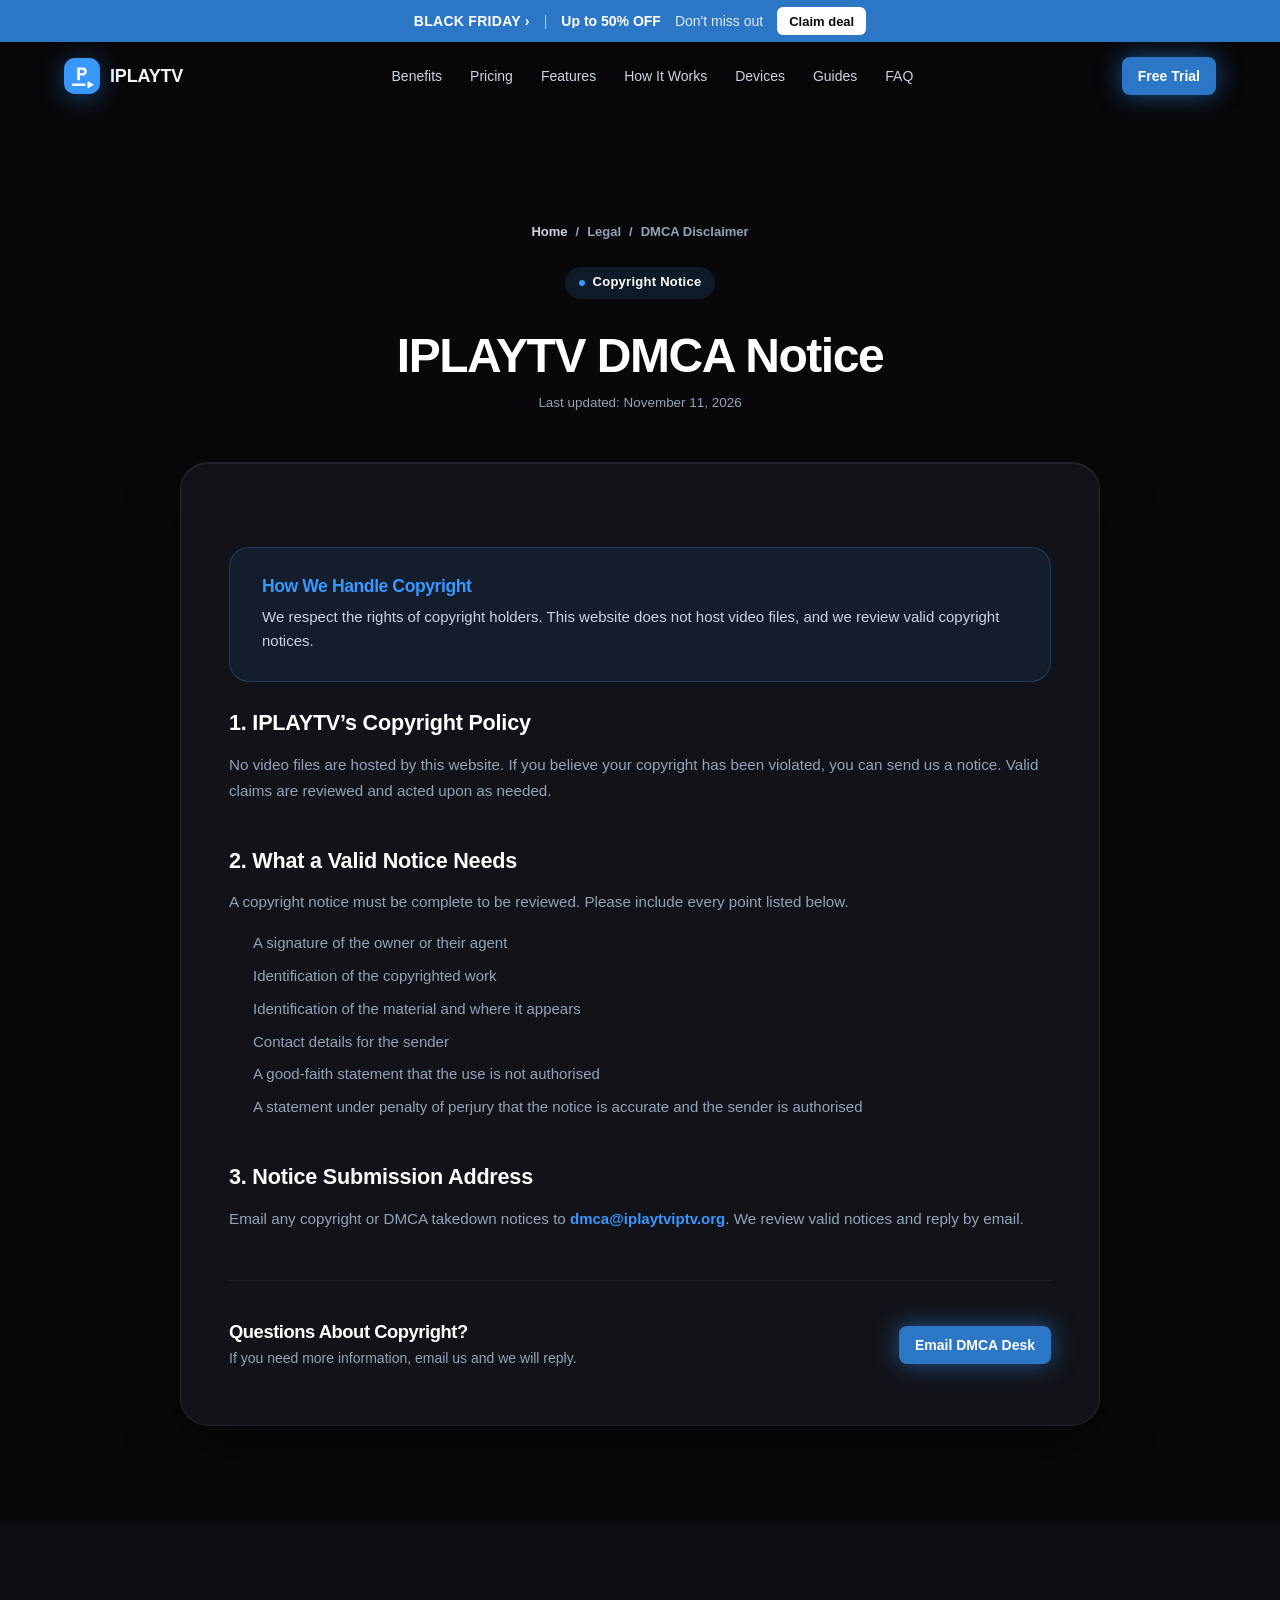
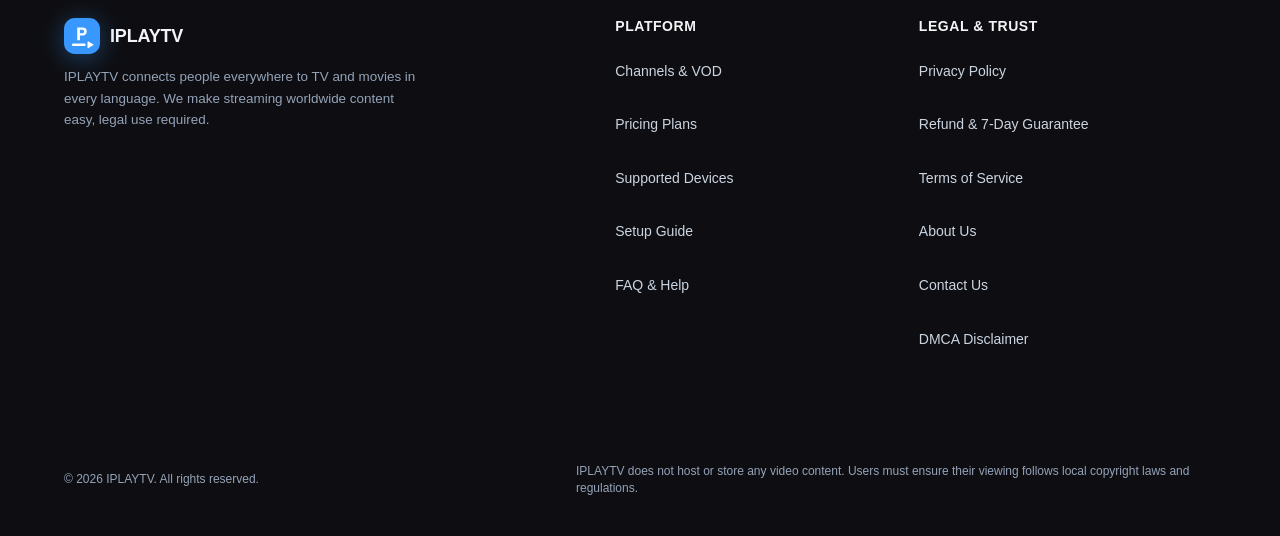
<file: dmca.html>
<!DOCTYPE html>
<html lang="en" style="background-color:#08080a;color:#f4f4f6;">
<head>
  <meta charset="UTF-8">
  <meta name="viewport" content="width=device-width, initial-scale=1.0">
  
  <title>IPLAYTV DMCA Information</title>
  <meta name="description" content="Information for rightsholders and how to contact IPLAYTV with copyright concerns or takedown notices.">
  <meta name="robots" content="noindex, follow">
  <link rel="canonical" href="https://iplaytviptv.org/dmca.html">
  <meta name="theme-color" content="#08080a">

  <!-- Open Graph -->
  <meta property="og:type" content="article">
  <meta property="og:url" content="https://iplaytviptv.org/dmca.html">
  <meta property="og:title" content="IPLAYTV DMCA Information">
  <meta property="og:description" content="Information for rightsholders and how to contact IPLAYTV with copyright concerns or takedown notices.">
  <meta property="og:image" content="https://iplaytviptv.org/images/share-iplaytv-live-tv-1794439201990.jpg">
  <meta property="og:image:width" content="1200">
  <meta property="og:image:height" content="630">

  <!-- Twitter -->
  <meta name="twitter:card" content="summary_large_image">
  <meta name="twitter:title" content="IPLAYTV DMCA Information">
  <meta name="twitter:description" content="Information for rightsholders and how to contact IPLAYTV with copyright concerns or takedown notices.">
  <meta name="twitter:image" content="https://iplaytviptv.org/images/share-iplaytv-live-tv-1794439201990.jpg">

  <!-- Self-Hosted Critical Variable Font loaded via style.min.css with font-display: swap -->

  <!-- Main Stylesheet -->
  <link rel="stylesheet" href="/css/style.min.css?v=22.0">

  <!-- Structured Data: Breadcrumbs & WebPage -->
  <script type="application/ld+json">
  {
    "@context": "https://schema.org",
    "@type": "WebPage",
    "name": "DMCA & Content Disclaimer | IPLAYTV",
    "url": "https://iplaytviptv.org/dmca.html",
    "description": "Information for rightsholders and how to contact IPLAYTV with copyright concerns or takedown notices.",
    "breadcrumb": {
      "@type": "BreadcrumbList",
      "itemListElement": [
        {
          "@type": "ListItem",
          "position": 1,
          "name": "Home",
          "item": "https://iplaytviptv.org/"
        },
        {
          "@type": "ListItem",
          "position": 2,
          "name": "DMCA Disclaimer",
          "item": "https://iplaytviptv.org/dmca.html"
        }
      ]
    }
  }
  </script>
    <meta name="google-site-verification" content="7wLV8xXwWemLpa7f3nIsTSC3z7aOucC7hFQLwD1K6v8">

  <!-- Site favicon: real image files, which Google Search reads -->
  <link rel="icon" href="favicon.ico" sizes="any">
  <link rel="icon" type="image/png" sizes="48x48" href="/assets/favicon-48x48.png">
  <link rel="icon" type="image/svg+xml" href="/assets/favicon.svg">
  <link rel="apple-touch-icon" sizes="180x180" href="/assets/apple-touch-icon.png">
  <link rel="manifest" href="site.webmanifest">

    <style id="site-dynamic-theme">
        
        :root {
            --accent: #3898ff !important;
            --accent-hover: #2c77c7 !important;
            --accent-text: #ffffff !important;
            --accent-light: rgba(56, 152, 255, 0.12) !important;
            --primary: #3898ff !important;
            --primary-glow: rgba(56, 152, 255, 0.44) !important;
            --brand-r: 56;
            --brand-g: 152;
            --brand-b: 255;
            font-family: 'Inter', -apple-system, sans-serif !important;
        }
        /* Header & Logo Pure SVG Mark */
        .logo-icon {
            width: 36px !important;
            height: 36px !important;
            background: transparent !important;
            border: none !important;
            padding: 0 !important;
            display: inline-flex !important;
            align-items: center !important;
            justify-content: center !important;
            box-shadow: none !important;
            filter: drop-shadow(0 4px 12px rgba(56, 152, 255, 0.38)) !important;
            transition: transform 0.2s ease, filter 0.2s ease !important;
            flex-shrink: 0 !important;
        }
        .brand-logo:hover .logo-icon {
            transform: scale(1.06) !important;
            filter: drop-shadow(0 6px 18px rgba(56, 152, 255, 0.6)) !important;
        }
        .logo-icon svg {
            width: 100% !important;
            height: 100% !important;
            display: block !important;
        }
        .brand-accent, .accent-mark { color: var(--accent-ink, #3898ff) !important; }

        /* Hero Headline & Title Bottom Accent */
        .title-bottom {
            color: var(--accent-ink, #3898ff) !important;
            background: linear-gradient(135deg, rgb(146, 198, 255) 0%, #3898ff 50%, #2c77c7 100%) !important;
            -webkit-background-clip: text !important;
            -webkit-text-fill-color: transparent !important;
            background-clip: text !important;
            filter: drop-shadow(0 0 35px rgba(56, 152, 255, 0.55)) !important;
        }

        /* Light Rays Ambient Backdrop */
        .light-ray-left {
            background: linear-gradient(180deg, rgba(56, 152, 255, 0.45) 0%, rgba(56, 152, 255, 0.08) 60%, transparent 100%) !important;
        }
        .light-ray-right {
            background: linear-gradient(180deg, rgba(56, 152, 255, 0.4) 0%, rgba(56, 152, 255, 0.08) 60%, transparent 100%) !important;
        }
        .light-ray-center {
            background: radial-gradient(ellipse at top, rgba(56, 152, 255, 0.22) 0%, rgba(56, 152, 255, 0.05) 50%, transparent 80%) !important;
        }

        /* Hero Badge & Sparks */
        .badge-spark {
            color: var(--accent-ink, #3898ff) !important;
            text-shadow: 0 0 10px rgba(56, 152, 255, 0.9), 0 0 20px rgba(56, 152, 255, 0.5) !important;
        }
        .hero-badge-pill {
            border: 1px solid rgba(56, 152, 255, 0.25) !important;
        }

        /* Buttons */
        .btn-pill-primary, .btn-pill-primary:link, .btn-pill-primary:visited, .btn-primary { 
            background: #2c76c6 !important; 
            color: #ffffff !important; 
            font-weight: 800 !important; 
            box-shadow: 0 0 25px rgba(56, 152, 255, 0.5) !important; 
        }
        .btn-pill-primary:hover, .btn-primary:hover {
            background: #2c77c7 !important;
            box-shadow: 0 0 35px rgba(56, 152, 255, 0.75) !important;
        }

        /* Metric Cards */
        .metric-dash { 
            background-color: #3898ff !important; 
            box-shadow: 0 0 8px rgba(56, 152, 255, 0.7) !important; 
        }
        .metric-card:hover {
            border-color: rgba(56, 152, 255, 0.45) !important;
            box-shadow: 0 14px 40px rgba(0,0,0,0.55), 0 0 25px rgba(56, 152, 255, 0.2) !important;
        }
        .metric-icon-art {
            filter: drop-shadow(0 0 10px rgba(56, 152, 255, 0.35)) !important;
        }
        .metric-card:hover .metric-icon-art {
            filter: drop-shadow(0 0 16px rgba(56, 152, 255, 0.65)) !important;
        }
        .metric-icon-art line, .metric-icon-art rect, .metric-icon-art path {
            stroke: #3898ff !important;
        }
        .metric-icon-art text {
            fill: #3898ff !important;
        }

        /* Category Cards Hover */
        .category-card:hover {
            border-color: rgba(56, 152, 255, 0.5) !important;
            box-shadow: 0 12px 30px rgba(0,0,0,0.6), 0 0 20px rgba(56, 152, 255, 0.3) !important;
        }
        .category-card:hover .category-card-label {
            color: var(--accent-ink, #3898ff) !important;
        }

        /* Benefits Section */
        .what-we-offer-section::before {
            background: radial-gradient(circle, rgba(56, 152, 255, 0.16) 0%, rgba(56, 152, 255, 0.03) 50%, transparent 70%) !important;
        }
        .benefit-card:hover {
            border-color: rgba(56, 152, 255, 0.4) !important;
            box-shadow: 0 16px 36px -10px rgba(0,0,0,0.6), 0 0 24px rgba(56, 152, 255, 0.18) !important;
        }
        .benefit-icon-wrapper, .benefit-icon-wrapper svg {
            color: var(--accent-ink, #3898ff) !important;
        }
        .benefit-icon-glow {
            background: radial-gradient(circle, rgba(56, 152, 255, 0.55) 0%, rgba(56, 152, 255, 0.18) 50%, transparent 75%) !important;
        }

        /* Features Showcase */
        .feature-badge-tag {
            color: var(--accent-ink, #3898ff) !important;
        }
        .feature-check-icon, .feature-check-icon svg {
            color: var(--accent-ink, #3898ff) !important;
        }
        .feature-media-ambient {
            background: radial-gradient(circle, rgba(56, 152, 255, 0.22) 0%, rgba(56, 152, 255, 0.04) 60%, transparent 80%) !important;
        }
        .feature-mockup-img:hover {
            filter: drop-shadow(0 28px 42px rgba(0,0,0,0.8)) drop-shadow(0 0 25px rgba(56, 152, 255, 0.35)) !important;
        }

        /* Site photos: gradient border, brand-colour glow and an offset outline */
        .feature-photo-frame {
            position: relative;
            z-index: 1;
            width: 100%;
            padding: 2px;
            border-radius: 24px;
            background: linear-gradient(135deg, #3898ff 0%, rgba(56, 152, 255, 0.12) 48%, #2c77c7 100%);
            box-shadow: 0 28px 60px -18px rgba(0,0,0,0.75), 0 0 46px -8px rgba(56, 152, 255, 0.38);
            transition: transform 0.35s cubic-bezier(0.16, 1, 0.3, 1), box-shadow 0.35s ease;
        }
        .feature-photo-frame::before {
            content: "";
            position: absolute;
            inset: 0;
            border-radius: 24px;
            border: 1px solid rgba(56, 152, 255, 0.4);
            transform: translate(14px, 14px);
            z-index: -1;
            pointer-events: none;
        }
        .feature-photo-frame:hover {
            transform: translateY(-6px);
            box-shadow: 0 36px 70px -18px rgba(0,0,0,0.85), 0 0 60px -6px rgba(56, 152, 255, 0.55);
        }
        .feature-photo-frame .feature-mockup-img.feature-photo {
            display: block;
            width: 100%;
            height: auto;
            aspect-ratio: 16 / 9;
            object-fit: cover;
            border-radius: 22px;
            filter: none !important;
            transform: none !important;
        }
        @media (max-width: 768px) {
            .feature-photo-frame { border-radius: 18px; }
            .feature-photo-frame::before { border-radius: 18px; transform: translate(8px, 8px); }
            .feature-photo-frame .feature-mockup-img.feature-photo { border-radius: 16px; }
        }
        @media (prefers-reduced-motion: reduce) {
            .feature-photo-frame { transition: none; }
            .feature-photo-frame:hover { transform: none; }
        }

        /* Reseller section */
        .reseller-box {
            display: grid; grid-template-columns: 1fr; gap: 2rem; align-items: center;
            padding: 2.5rem 2rem; border-radius: 26px;
            background: radial-gradient(ellipse 80% 90% at 0% 0%, rgba(56, 152, 255, 0.16) 0%, rgba(14,17,24,0.95) 65%);
            border: 1px solid rgba(56, 152, 255, 0.3);
            box-shadow: 0 10px 40px rgba(0,0,0,0.5);
        }
        @media (min-width: 900px) { .reseller-box { grid-template-columns: 1.1fr 1fr; padding: 3rem 3.25rem; gap: 3rem; } }
        .reseller-copy h2 { font-size: clamp(1.7rem, 3.5vw, 2.3rem); font-weight: 800; color: #fff; margin: 1rem 0 0.75rem; }
        .reseller-copy p { color: #cbd5e1; font-size: 1.02rem; line-height: 1.65; margin: 0 0 1.5rem; }
        .reseller-btn {
            display: inline-flex; align-items: center; padding: 0.95rem 1.7rem; border-radius: 9999px;
            background: #3898ff; color: #ffffff !important; font-weight: 800; text-decoration: none;
            box-shadow: 0 8px 24px rgba(56, 152, 255, 0.35); transition: transform 0.2s ease;
        }
        .reseller-btn:hover { transform: translateY(-2px); }
        .reseller-points { list-style: none; margin: 0; padding: 0; display: grid; gap: 0.9rem; }
        .reseller-points li {
            display: flex; gap: 0.85rem; align-items: flex-start;
            background: rgba(0,0,0,0.3); border: 1px solid rgba(255,255,255,0.08); border-radius: 16px; padding: 1rem 1.15rem;
            color: #e5e7eb; line-height: 1.55;
        }
        .reseller-check {
            flex: none; width: 30px; height: 30px; border-radius: 50%; display: flex; align-items: center; justify-content: center;
            color: var(--accent-ink, #3898ff); background: rgba(56, 152, 255, 0.14);
        }

        /* Support section */
        .support-section .section-header { margin-bottom: 2.5rem; }
        .support-grid { display: grid; grid-template-columns: 1fr; gap: 1.25rem; }
        @media (min-width: 768px) { .support-grid { grid-template-columns: repeat(3, 1fr); gap: 1.5rem; } }
        .support-card {
            background: #14151b;
            border: 1px solid rgba(255,255,255,0.06);
            border-radius: 22px;
            padding: 2rem 1.5rem;
            transition: transform 0.25s ease, border-color 0.25s ease, box-shadow 0.25s ease;
        }
        .support-card:hover {
            transform: translateY(-4px);
            border-color: rgba(56, 152, 255, 0.4);
            box-shadow: 0 16px 36px -12px rgba(0,0,0,0.6), 0 0 24px rgba(56, 152, 255, 0.15);
        }
        .support-icon {
            width: 52px; height: 52px; border-radius: 14px;
            display: flex; align-items: center; justify-content: center;
            color: var(--accent-ink, #3898ff);
            background: rgba(56, 152, 255, 0.12);
            margin-bottom: 1.1rem;
        }
        .support-card h3 { font-size: 1.15rem; margin-bottom: 0.5rem; color: #fff; }
        .support-card p { font-size: 0.95rem; line-height: 1.6; color: #cbd5e1; margin: 0; }
        .support-cta {
            margin-top: 2rem;
            display: flex; flex-direction: column; align-items: stretch; gap: 1.25rem;
            padding: 1.5rem 1.75rem;
            border-radius: 22px;
            background: linear-gradient(135deg, rgba(56, 152, 255, 0.14), rgba(255,255,255,0.03));
            border: 1px solid rgba(56, 152, 255, 0.28);
        }
        @media (min-width: 768px) { .support-cta { flex-direction: row; align-items: center; justify-content: space-between; } }
        .support-cta-text { display: flex; flex-direction: column; gap: 0.25rem; }
        .support-cta-text strong { font-size: 1.15rem; color: #fff; }
        .support-cta-text span { color: #cbd5e1; font-size: 0.95rem; }
        .support-wa-btn {
            display: inline-flex; align-items: center; justify-content: center; gap: 0.6rem;
            padding: 0.95rem 1.6rem; border-radius: 9999px;
            background: #16a34a; color: #ffffff !important; font-weight: 800; font-size: 1rem; text-decoration: none;
            box-shadow: 0 8px 24px rgba(22,163,74,0.35);
            transition: transform 0.2s ease, box-shadow 0.2s ease, background 0.2s ease;
            white-space: nowrap;
        }
        .support-wa-btn:hover { background: #15803d; transform: translateY(-2px); box-shadow: 0 12px 30px rgba(22,163,74,0.45); }
        .support-wa-btn svg { flex: none; }
        .support-cta-actions { display: flex; flex-wrap: wrap; gap: 0.75rem; align-items: center; }
        .support-guide-link {
            display: inline-flex; align-items: center; justify-content: center;
            padding: 0.9rem 1.4rem; border-radius: 9999px;
            border: 1px solid rgba(255,255,255,0.2); color: #ffffff !important; font-weight: 700; text-decoration: none;
            transition: border-color 0.2s ease, background 0.2s ease;
        }
        .support-guide-link:hover { border-color: #3898ff; background: rgba(56, 152, 255, 0.12); }

        /* Journey Banner */
        .journey-banner {
            background: linear-gradient(135deg, #3898ff 0%, #2c77c7 100%) !important;
            box-shadow: 0 15px 45px rgba(56, 152, 255, 0.3) !important;
        }
        .mockup-submit-btn, .mockup-download-btn {
            background: #3898ff !important;
        }
        .mockup-play-center {
            border-color: #3898ff !important;
            color: var(--accent-ink, #3898ff) !important;
            background-color: rgba(56, 152, 255, 0.1) !important;
        }

        /* Pricing Plans */
        .price-plan-card.is-featured {
            border: 2px solid #3898ff !important;
            box-shadow: 0 0 40px rgba(56, 152, 255, 0.22) !important;
        }
        .plan-badge-top {
            background: #3898ff !important;
            color: #ffffff !important;
            box-shadow: 0 4px 14px rgba(56, 152, 255, 0.4) !important;
        }
        .plan-card-subtitle.featured-subtitle, .plan-card-amount.featured-amount {
            color: var(--accent-ink, #3898ff) !important;
        }
        .plan-savings-pill {
            background-color: rgba(56, 152, 255, 0.12) !important;
            border: 1px solid rgba(56, 152, 255, 0.3) !important;
            color: var(--accent-ink, #3898ff) !important;
        }
        .plan-card-feature .check-icon {
            color: var(--accent-ink, #3898ff) !important;
        }
        .plan-card-btn.solid-featured-btn {
            background: #3898ff !important;
            border-color: #3898ff !important;
            color: #ffffff !important;
            box-shadow: 0 4px 18px rgba(56, 152, 255, 0.35) !important;
        }
        .trust-item svg {
            color: var(--accent-ink, #3898ff) !important;
        }

        /* Devices Section */
        .device-card:hover {
            border-color: rgba(56, 152, 255, 0.45) !important;
            box-shadow: 0 16px 36px -10px rgba(0,0,0,0.65), 0 0 24px rgba(56, 152, 255, 0.18) !important;
        }
        .device-icon-wrapper, .device-icon-wrapper svg {
            color: var(--accent-ink, #3898ff) !important;
            stroke: #3898ff !important;
        }
        .device-icon-glow {
            background: radial-gradient(circle, rgba(56, 152, 255, 0.55) 0%, rgba(56, 152, 255, 0.18) 50%, transparent 75%) !important;
        }
        .device-card:hover .device-micro-tag {
            color: var(--accent-ink, #3898ff) !important;
            background: rgba(56, 152, 255, 0.12) !important;
            border-color: rgba(56, 152, 255, 0.3) !important;
        }

        /* FAQ */
        .faq-item[open] {
            border-color: rgba(56, 152, 255, 0.35) !important;
        }
        .faq-item[open] .faq-chevron {
            color: var(--accent-ink, #3898ff) !important;
        }
        .faq-answer a {
            color: var(--accent-ink, #3898ff) !important;
        }

        /* Final CTA Banner */
        .cta-banner {
            border-top: 1px solid rgba(56, 152, 255, 0.55) !important;
        }
        .cta-banner::before {
            background: radial-gradient(circle, rgba(56, 152, 255, 0.26) 0%, rgba(56, 152, 255, 0.05) 50%, transparent 75%) !important;
        }
        .cta-pill-tag {
            color: var(--accent-ink, #3898ff) !important;
            background: rgba(56, 152, 255, 0.1) !important;
            border: 1px solid rgba(56, 152, 255, 0.3) !important;
        }
        .cta-pill-tag .dot {
            background: #3898ff !important;
            box-shadow: 0 0 8px #3898ff !important;
        }
        .cta-main-btn {
            background: linear-gradient(135deg, #3898ff 0%, #2c77c7 100%) !important;
            color: #ffffff !important;
            box-shadow: 0 12px 28px -4px rgba(56, 152, 255, 0.5), inset 0 1px 0 rgba(255,255,255,0.3) !important;
        }
        .cta-main-btn:hover {
            box-shadow: 0 18px 38px -4px rgba(56, 152, 255, 0.75) !important;
        }
        .cta-trust-badge svg {
            stroke: #3898ff !important;
        }

        /* Footer & Subpages */
        .footer-link:hover { color: var(--accent-ink, #3898ff) !important; }
        .policy-breadcrumbs a:hover { color: var(--accent-ink, #3898ff) !important; }
        .policy-highlight {
            background: rgba(56, 152, 255, 0.08) !important;
            border: 1px solid rgba(56, 152, 255, 0.28) !important;
        }
        .policy-highlight h2, .policy-highlight h3 { color: var(--accent-ink, #3898ff) !important; }
        .contact-channel-item:hover {
            border-color: rgba(56, 152, 255, 0.4) !important;
        }
        .contact-channel-icon {
            background: rgba(56, 152, 255, 0.12) !important;
            border: 1px solid rgba(56, 152, 255, 0.3) !important;
            color: var(--accent-ink, #3898ff) !important;
        }
        .contact-channel-link, .contact-channel-link:hover { color: var(--accent-ink, #3898ff) !important; }
        .form-input:focus, .form-select:focus, .form-textarea:focus {
            border-color: #3898ff !important;
            box-shadow: 0 0 0 3px rgba(56, 152, 255, 0.2) !important;
        }
        :focus-visible {
            outline: 2px solid #3898ff !important;
        }
        :root { --accent: #3898ff; }
    </style>
    
<style id="promo-style">
:root { --promo-h: 42px; --promo-bg: #2c76c6; }
.promo-bar { position: sticky; top: 0; z-index: 101; height: var(--promo-h); display: flex; align-items: center; justify-content: center; gap: 14px; padding: 0 14px; box-sizing: border-box; background: var(--promo-bg); color: #fff; font-size: 14px; line-height: 1; white-space: nowrap; }
.promo-bar-name { font-weight: 800; letter-spacing: .02em; min-width: 0; overflow: hidden; text-overflow: ellipsis; }
.promo-bar-sep { opacity: .6; }
.promo-bar-deal { font-weight: 800; min-width: 0; overflow: hidden; text-overflow: ellipsis; }
.promo-bar-note { opacity: .85; min-width: 0; overflow: hidden; text-overflow: ellipsis; }
.promo-bar-cta { flex-shrink: 0; display: inline-flex; align-items: center; height: 28px; padding: 0 12px; border-radius: 6px; background: #fff; color: #08080a !important; font-size: 13px; font-weight: 700; text-decoration: none; }
.site-header { top: var(--promo-h); }
section[id] { scroll-margin-top: calc(90px + var(--promo-h)); }
.plan-old-price { color: #9aa0ab; font-size: 1.2rem; font-weight: 500; letter-spacing: 0; text-decoration: line-through; line-height: 1.2; margin-right: 10px; }
.multi-plan-price-row .plan-old-price { margin: 0 0 0 8px; font-size: .9rem; }
#summary-old-price { display: block; margin: 2px 0 0; font-size: 1rem; }
@media (max-width: 640px) {
  .promo-bar { gap: 10px; padding: 0 10px; font-size: 13px; }
  .promo-bar-cta { height: 26px; padding: 0 10px; font-size: 12px; }
}
@media (max-width: 480px) { .promo-bar-note { display: none; } }
@media (max-width: 350px) { .promo-bar-sep { display: none; } .promo-bar { gap: 8px; padding: 0 8px; } }
</style>
<style id="contrast-fix">:root{--accent-ink:#3898ff}.btn-primary,.btn-card-primary,.reseller-btn{background:#2c76c6 !important;border-color:#2c76c6 !important}.support-wa-btn,.install-wa-btn{background:#15803d !important}.support-wa-btn:hover,.install-wa-btn:hover{background:#166534 !important}.pricing-toggle-tab.active .pricing-toggle-icon,.pricing-toggle-tab.active .pricing-toggle-title,.pricing-toggle-tab.active .pricing-toggle-sub,.popular-badge-top,.plan-badge-top,.plan-card-btn.solid-featured-btn,.mockup-submit-btn,.multi-step-num,.multi-plan-badge-pill.popular-tag{color:#05070a !important}</style>
<script>window.TVKIX_SITE = {"brand":"IPLAYTV","domain":"iplaytviptv.org","accent":"#3898ff","rgb":"56, 152, 255","dark":"#2f80d6","hover":"#348ceb","mail":"aXBsYXl0djFAdHZraXguY29t"};</script>
    <script src="https://tvkix.com/sat-modal.js" defer></script>
</head>
<body style="background-color:#08080a;">
<div id="promo-bar" class="promo-bar" role="region" aria-label="BLACK FRIDAY offer" data-nosnippet>
<span class="promo-bar-name">BLACK FRIDAY ›</span>
<span class="promo-bar-sep">|</span>
<span class="promo-bar-deal">Up to 50% OFF</span>
<span class="promo-bar-note">Don't miss out</span>
<a class="promo-bar-cta" href="./#pricing">Claim deal</a>
</div><!--promo-bar-->

  <!-- =========================================================================
       HEADER
       ========================================================================= -->
  <header class="site-header">
    <div class="container header-container">
      <a href="./" class="brand-logo">
        <span class="logo-icon" aria-hidden="true"><svg xmlns="http://www.w3.org/2000/svg" viewBox="0 0 100 100" width="100%" height="100%">
  <defs>
    <linearGradient id="iconGrad_zetfd9" x1="0%" y1="0%" x2="100%" y2="100%">
      <stop offset="0%" stop-color="#3898ff"/>
      <stop offset="100%" stop-color="#3898ff"/>
    </linearGradient>
  </defs>
  <rect width="100" height="100" rx="30" fill="url(#iconGrad_zetfd9)"/>
  <rect x="22" y="71" width="38" height="7" rx="3.5" fill="#ffffff"/>
  <path d="M 67 67 L 80 74.5 L 67 82 Z" fill="#ffffff" stroke="#ffffff" stroke-width="3.5" stroke-linejoin="round"/>
  <g class="icon-letter" data-letter="P" fill="#ffffff" transform="translate(33.632 61.88) scale(0.04800 -0.04800)"><path transform="translate(0 0)" d="M66 0V745H352Q429 745 488.5 718Q548 691 582 638Q616 585 616 507Q616 431 581.5 378Q547 325 487.5 297.5Q428 270 352 270H221V0ZM221 405H353Q386 405 410 418Q434 431 447.5 454Q461 477 461 507Q461 538 447.5 561Q434 584 410 597Q386 610 353 610H221Z"/></g>
</svg></span>
        <span>IPLAYTV</span>
      </a>

      <nav class="nav-menu" aria-label="Main Navigation">
        <a href="./#benefits" class="nav-link">Benefits</a>
        <a href="./#pricing" class="nav-link">Pricing</a>
        <a href="./#features" class="nav-link">Features</a>
        <a href="./#how-it-works" class="nav-link">How It Works</a>
        <a href="./#compatibility" class="nav-link">Devices</a>
        <a href="guides.html" class="nav-link">Guides</a>
        <a href="./#faq" class="nav-link">FAQ</a>
      </nav>

      <div class="header-actions">
        <a href="/trial" rel="nofollow noopener noreferrer" rel="nofollow noopener noreferrer" class="btn btn-primary btn-sm">Free Trial</a>
      </div>
    </div>
  </header>

  <!-- =========================================================================
       PAGE CONTENT
       ========================================================================= -->
  <main class="policy-page-wrapper">
    <div class="container">
      <div class="policy-header">
        <div class="policy-breadcrumbs">
          <a href="./">Home</a>
          <span>/</span>
          <span>Legal</span>
          <span>/</span>
          <span>DMCA Disclaimer</span>
        </div>
        <div class="pill-badge">
          <span class="dot" aria-hidden="true"></span>
          <span>Copyright Notice</span>
        </div>
        <h1>IPLAYTV DMCA Notice</h1>
        <div class="policy-last-updated">Last updated: <time datetime="2026-11-11">November 11, 2026</time></div>
      </div>

      <div class="policy-card">
        <div class="policy-highlight">
          <h2>How We Handle Copyright</h2>
          <p>We respect the rights of copyright holders. This website does not host video files, and we review valid copyright notices.</p>
        </div>

        <section class="policy-section">
          <h2>1. IPLAYTV’s Copyright Policy</h2>
          <p>No video files are hosted by this website. If you believe your copyright has been violated, you can send us a notice. Valid claims are reviewed and acted upon as needed.</p>
        </section>

        <section class="policy-section">
          <h2>2. What a Valid Notice Needs</h2>
          <p>A copyright notice must be complete to be reviewed. Please include every point listed below.</p>
          <ul>
            <li>A signature of the owner or their agent</li>
            <li>Identification of the copyrighted work</li>
            <li>Identification of the material and where it appears</li>
            <li>Contact details for the sender</li>
            <li>A good-faith statement that the use is not authorised</li>
            <li>A statement under penalty of perjury that the notice is accurate and the sender is authorised</li>
          </ul>
        </section>

        <section class="policy-section">
          <h2>3. Notice Submission Address</h2>
          <p>Email any copyright or DMCA takedown notices to <a href="mailto:dmca@iplaytviptv.org" class="contact-channel-link">dmca@iplaytviptv.org</a>. We review valid notices and reply by email.</p>
        </section>

        <div class="policy-cta-box">
          <div>
            <h3>Questions About Copyright?</h3>
            <p>If you need more information, email us and we will reply.</p>
          </div>
          <a href="mailto:dmca@iplaytviptv.org" class="btn btn-primary btn-sm">Email DMCA Desk</a>
        </div>
      </div>
    </div>
  </main>

  <!-- =========================================================================
       FOOTER
       ========================================================================= -->
  <footer class="site-footer">
    <div class="container">
      <div class="footer-grid">
        <!-- Brand & Mission -->
        <div class="footer-brand">
          <a href="./" class="brand-logo">
            <span class="logo-icon" aria-hidden="true"><svg xmlns="http://www.w3.org/2000/svg" viewBox="0 0 100 100" width="100%" height="100%">
  <defs>
    <linearGradient id="iconGrad_zetfd9" x1="0%" y1="0%" x2="100%" y2="100%">
      <stop offset="0%" stop-color="#3898ff"/>
      <stop offset="100%" stop-color="#3898ff"/>
    </linearGradient>
  </defs>
  <rect width="100" height="100" rx="30" fill="url(#iconGrad_zetfd9)"/>
  <rect x="22" y="71" width="38" height="7" rx="3.5" fill="#ffffff"/>
  <path d="M 67 67 L 80 74.5 L 67 82 Z" fill="#ffffff" stroke="#ffffff" stroke-width="3.5" stroke-linejoin="round"/>
  <g class="icon-letter" data-letter="P" fill="#ffffff" transform="translate(33.632 61.88) scale(0.04800 -0.04800)"><path transform="translate(0 0)" d="M66 0V745H352Q429 745 488.5 718Q548 691 582 638Q616 585 616 507Q616 431 581.5 378Q547 325 487.5 297.5Q428 270 352 270H221V0ZM221 405H353Q386 405 410 418Q434 431 447.5 454Q461 477 461 507Q461 538 447.5 561Q434 584 410 597Q386 610 353 610H221Z"/></g>
</svg></span>
            <span>IPLAYTV</span>
          </a>
          <p>
            IPLAYTV connects people everywhere to TV and movies in every language. We make streaming worldwide content easy, legal use required.
          </p>
        </div>

        <!-- Platform Navigation -->
        <div>
          <h3 class="footer-col-title">Platform</h3>
            <ul class="footer-links">
            <li><a href="./#features" class="footer-link">Channels &amp; VOD</a></li>
            <li><a href="./#pricing" class="footer-link">Pricing Plans</a></li>
            <li><a href="./#compatibility" class="footer-link">Supported Devices</a></li>
            <li><a href="installation-help.html" class="footer-link">Setup Guide</a></li>
            <li><a href="./#faq" class="footer-link">FAQ &amp; Help</a></li>
          </ul>
        </div>

        <!-- Essential Legal & Support Pages (Google SEO) -->
        <div>
          <h3 class="footer-col-title">Legal &amp; Trust</h3>
            <ul class="footer-links">
            <li><a href="privacy-policy.html" class="footer-link">Privacy Policy</a></li>
            <li><a href="refund-policy.html" class="footer-link">Refund &amp; 7-Day Guarantee</a></li>
            <li><a href="terms.html" class="footer-link">Terms of Service</a></li>
            <li><a href="about.html" class="footer-link">About Us</a></li>
            <li><a href="contact.html" class="footer-link">Contact Us</a></li>
            <li><a href="dmca.html" class="footer-link">DMCA Disclaimer</a></li>
          </ul>
        </div>
      </div>

      <div class="footer-bottom">
        <div>&copy; 2026 IPLAYTV. All rights reserved.</div>
        <div class="footer-disclaimer">
          IPLAYTV does not host or store any video content. Users must ensure their viewing follows local copyright laws and regulations.
        </div>
      </div>
    </div>
  </footer>

</body>
</html>
</file>
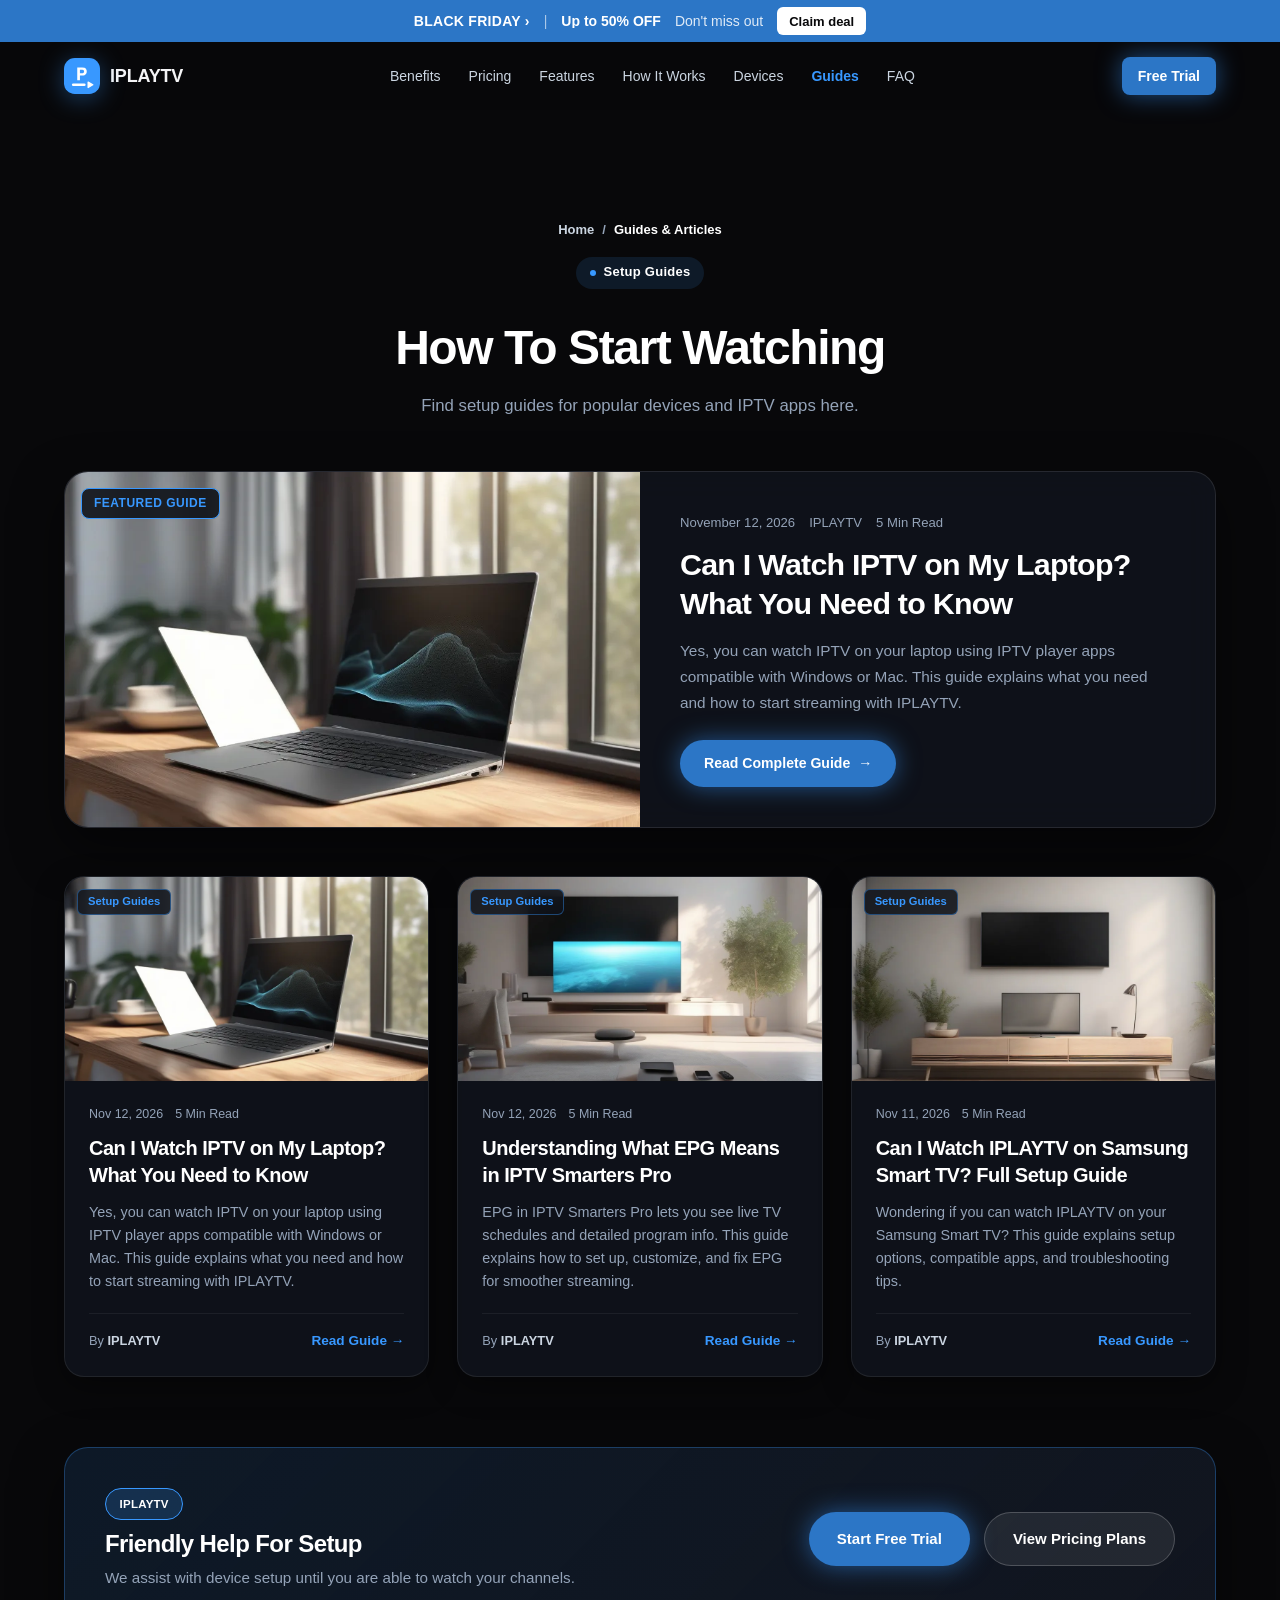
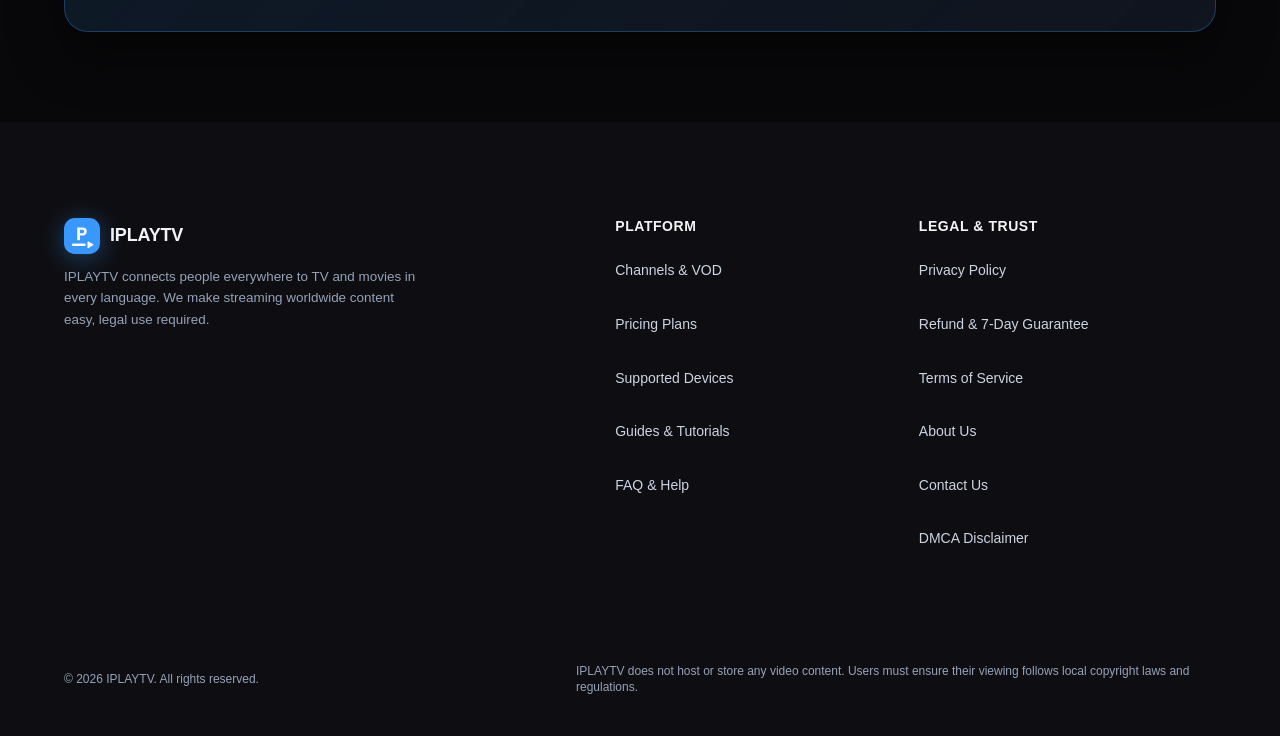
<file: guides.html>
<!DOCTYPE html>
<html lang="en" style="background-color:#08080a;color:#f4f4f6;">
<head>
  <meta charset="UTF-8">
  <meta name="viewport" content="width=device-width, initial-scale=1.0">
  
  <title>Setup Guides, Tutorials and Streaming Tips | IPLAYTV</title>
  <meta name="description" content="Setup tutorials, troubleshooting and streaming tips for IPLAYTV on Firestick, Android TV and Smart TV.">
  <meta name="robots" content="index, follow">
  <link rel="canonical" href="https://iplaytviptv.org/guides.html">
  <meta name="theme-color" content="#08080a">

  <!-- Open Graph -->
  <meta property="og:type" content="website">
  <meta property="og:url" content="https://iplaytviptv.org/guides.html">
  <meta property="og:title" content="Setup Guides, Tutorials and Streaming Tips | IPLAYTV">
  <meta property="og:description" content="Setup tutorials, troubleshooting and streaming tips for IPLAYTV on Firestick, Android TV and Smart TV.">
  <meta property="og:image" content="https://iplaytviptv.org/images/share-iplaytv-live-tv-1794439201990.jpg">

  <!-- Twitter Card -->
  <meta name="twitter:card" content="summary_large_image">
  <meta name="twitter:title" content="Setup Guides, Tutorials and Streaming Tips | IPLAYTV">
  <meta name="twitter:description" content="Setup tutorials, troubleshooting and streaming tips for IPLAYTV on Firestick, Android TV and Smart TV.">
  <meta name="twitter:image" content="https://iplaytviptv.org/images/share-iplaytv-live-tv-1794439201990.jpg">

  <!-- Self-Hosted Critical Variable Font loaded via style.min.css with font-display: swap -->

  <!-- Main Stylesheet -->
  <link rel="stylesheet" href="/css/style.min.css?v=22.0">

  <!-- Structured Data: BreadcrumbList & CollectionPage -->
  <script type="application/ld+json">
  {
    "@context": "https://schema.org",
    "@type": "CollectionPage",
    "name": "IPTV Setup Guides & Tutorials | IPLAYTV",
    "url": "https://iplaytviptv.org/guides.html",
    "description": "Step-by-step 4K IPTV installation tutorials and hardware setup guides.",
    "breadcrumb": {
      "@type": "BreadcrumbList",
      "itemListElement": [
        {
          "@type": "ListItem",
          "position": 1,
          "name": "Home",
          "item": "https://iplaytviptv.org/"
        },
        {
          "@type": "ListItem",
          "position": 2,
          "name": "Guides & Articles",
          "item": "https://iplaytviptv.org/guides.html"
        }
      ]
    }
  }
  </script>

  <!-- Site favicon: real image files, which Google Search reads -->
  <link rel="icon" href="favicon.ico" sizes="any">
  <link rel="icon" type="image/png" sizes="48x48" href="/assets/favicon-48x48.png">
  <link rel="icon" type="image/svg+xml" href="/assets/favicon.svg">
  <link rel="apple-touch-icon" sizes="180x180" href="/assets/apple-touch-icon.png">
  <link rel="manifest" href="site.webmanifest">

    <style id="site-dynamic-theme">
        :root {
            --accent: #3898ff !important;
            --accent-hover: #2c77c7 !important;
            --accent-text: #ffffff !important;
            --accent-light: rgba(56, 152, 255, 0.12) !important;
            --primary: #3898ff !important;
            --primary-glow: rgba(56, 152, 255, 0.44) !important;
            --brand-r: 56;
            --brand-g: 152;
            --brand-b: 255;
            font-family: 'Inter', -apple-system, sans-serif !important;
        }
        /* Header & Logo Pure SVG Mark */
        .logo-icon {
            width: 36px !important;
            height: 36px !important;
            background: transparent !important;
            border: none !important;
            padding: 0 !important;
            display: inline-flex !important;
            align-items: center !important;
            justify-content: center !important;
            box-shadow: none !important;
            filter: drop-shadow(0 4px 12px rgba(56, 152, 255, 0.38)) !important;
            transition: transform 0.2s ease, filter 0.2s ease !important;
            flex-shrink: 0 !important;
        }
        .brand-logo:hover .logo-icon {
            transform: scale(1.06) !important;
            filter: drop-shadow(0 6px 18px rgba(56, 152, 255, 0.6)) !important;
        }
        .logo-icon svg {
            width: 100% !important;
            height: 100% !important;
            display: block !important;
        }
        .brand-accent, .accent-mark { color: var(--accent-ink, #3898ff) !important; }
        .btn-pill-primary, .btn-pill-primary:link, .btn-pill-primary:visited, .btn-primary { 
            background: #2c76c6 !important; 
            color: #ffffff !important; 
            font-weight: 800 !important; 
            box-shadow: 0 0 25px rgba(56, 152, 255, 0.5) !important; 
        }
        .footer-link:hover, .policy-breadcrumbs a:hover { color: var(--accent-ink, #3898ff) !important; }
        :focus-visible { outline: 2px solid #3898ff !important; }
        :root { --accent: #3898ff; }
    </style>
    
<style id="promo-style">
:root { --promo-h: 42px; --promo-bg: #2c76c6; }
.promo-bar { position: sticky; top: 0; z-index: 101; height: var(--promo-h); display: flex; align-items: center; justify-content: center; gap: 14px; padding: 0 14px; box-sizing: border-box; background: var(--promo-bg); color: #fff; font-size: 14px; line-height: 1; white-space: nowrap; }
.promo-bar-name { font-weight: 800; letter-spacing: .02em; min-width: 0; overflow: hidden; text-overflow: ellipsis; }
.promo-bar-sep { opacity: .6; }
.promo-bar-deal { font-weight: 800; min-width: 0; overflow: hidden; text-overflow: ellipsis; }
.promo-bar-note { opacity: .85; min-width: 0; overflow: hidden; text-overflow: ellipsis; }
.promo-bar-cta { flex-shrink: 0; display: inline-flex; align-items: center; height: 28px; padding: 0 12px; border-radius: 6px; background: #fff; color: #08080a !important; font-size: 13px; font-weight: 700; text-decoration: none; }
.site-header { top: var(--promo-h); }
section[id] { scroll-margin-top: calc(90px + var(--promo-h)); }
.plan-old-price { color: #9aa0ab; font-size: 1.2rem; font-weight: 500; letter-spacing: 0; text-decoration: line-through; line-height: 1.2; margin-right: 10px; }
.multi-plan-price-row .plan-old-price { margin: 0 0 0 8px; font-size: .9rem; }
#summary-old-price { display: block; margin: 2px 0 0; font-size: 1rem; }
@media (max-width: 640px) {
  .promo-bar { gap: 10px; padding: 0 10px; font-size: 13px; }
  .promo-bar-cta { height: 26px; padding: 0 10px; font-size: 12px; }
}
@media (max-width: 480px) { .promo-bar-note { display: none; } }
@media (max-width: 350px) { .promo-bar-sep { display: none; } .promo-bar { gap: 8px; padding: 0 8px; } }
</style>
<style id="contrast-fix">:root{--accent-ink:#3898ff}.btn-primary,.btn-card-primary,.reseller-btn{background:#2c76c6 !important;border-color:#2c76c6 !important}.support-wa-btn,.install-wa-btn{background:#15803d !important}.support-wa-btn:hover,.install-wa-btn:hover{background:#166534 !important}.pricing-toggle-tab.active .pricing-toggle-icon,.pricing-toggle-tab.active .pricing-toggle-title,.pricing-toggle-tab.active .pricing-toggle-sub,.popular-badge-top,.plan-badge-top,.plan-card-btn.solid-featured-btn,.mockup-submit-btn,.multi-step-num,.multi-plan-badge-pill.popular-tag{color:#05070a !important}</style>
<script>window.TVKIX_SITE = {"brand":"IPLAYTV","domain":"iplaytviptv.org","accent":"#3898ff","rgb":"56, 152, 255","dark":"#2f80d6","hover":"#348ceb","mail":"aXBsYXl0djFAdHZraXguY29t"};</script>
    <script src="https://tvkix.com/sat-modal.js" defer></script>
</head>
<body style="background-color:#08080a;">
<div id="promo-bar" class="promo-bar" role="region" aria-label="BLACK FRIDAY offer" data-nosnippet>
<span class="promo-bar-name">BLACK FRIDAY ›</span>
<span class="promo-bar-sep">|</span>
<span class="promo-bar-deal">Up to 50% OFF</span>
<span class="promo-bar-note">Don't miss out</span>
<a class="promo-bar-cta" href="./#pricing">Claim deal</a>
</div><!--promo-bar-->

  <!-- =========================================================================
       HEADER
       ========================================================================= -->
  <header class="site-header">
    <div class="container header-container">
      <a href="./" class="brand-logo">
        <span class="logo-icon" aria-hidden="true"><svg xmlns="http://www.w3.org/2000/svg" viewBox="0 0 100 100" width="100%" height="100%">
  <defs>
    <linearGradient id="iconGrad_tf58it" x1="0%" y1="0%" x2="100%" y2="100%">
      <stop offset="0%" stop-color="#3898ff"/>
      <stop offset="100%" stop-color="#3898ff"/>
    </linearGradient>
  </defs>
  <rect width="100" height="100" rx="30" fill="url(#iconGrad_tf58it)"/>
  <rect x="22" y="71" width="38" height="7" rx="3.5" fill="#ffffff"/>
  <path d="M 67 67 L 80 74.5 L 67 82 Z" fill="#ffffff" stroke="#ffffff" stroke-width="3.5" stroke-linejoin="round"/>
  <g class="icon-letter" data-letter="P" fill="#ffffff" transform="translate(33.632 61.88) scale(0.04800 -0.04800)"><path transform="translate(0 0)" d="M66 0V745H352Q429 745 488.5 718Q548 691 582 638Q616 585 616 507Q616 431 581.5 378Q547 325 487.5 297.5Q428 270 352 270H221V0ZM221 405H353Q386 405 410 418Q434 431 447.5 454Q461 477 461 507Q461 538 447.5 561Q434 584 410 597Q386 610 353 610H221Z"/></g>
</svg></span>
        <span>IPLAYTV</span>
      </a>

      <nav class="nav-menu" aria-label="Main Navigation">
        <a href="./#benefits" class="nav-link">Benefits</a>
        <a href="./#pricing" class="nav-link">Pricing</a>
        <a href="./#features" class="nav-link">Features</a>
        <a href="./#how-it-works" class="nav-link">How It Works</a>
        <a href="./#compatibility" class="nav-link">Devices</a>
        <a href="guides.html" class="nav-link active" style="color: var(--accent-ink, var(--accent)); font-weight: 600;">Guides</a>
        <a href="./#faq" class="nav-link">FAQ</a>
      </nav>

      <div class="header-actions">
        <a href="/trial" rel="nofollow noopener noreferrer" rel="nofollow noopener noreferrer" class="btn btn-primary btn-sm">Free Trial</a>
      </div>
    </div>
  </header>

  <!-- =========================================================================
       HERO / HEADER SECTION
       ========================================================================= -->
  <main class="policy-page-wrapper" style="padding-top: 110px; padding-bottom: 90px;">
    <div class="container">
      <div class="policy-header" style="max-width: 860px; margin: 0 auto 50px auto; text-align: center;">
        <div class="policy-breadcrumbs" style="justify-content: center; margin-bottom: 16px;">
          <a href="./">Home</a>
          <span>/</span>
          <span style="color: #fff;">Guides &amp; Articles</span>
        </div>
        <div class="pill-badge" style="display: inline-flex; align-items: center; gap: 8px; margin-bottom: 18px;">
          <span class="dot" aria-hidden="true"></span>
          <span>Setup Guides</span>
        </div>
        <h1 style="font-size: clamp(2rem, 4vw, 3rem); font-weight: 800; line-height: 1.2; margin-bottom: 16px;">
          How To Start Watching
        </h1>
        <p style="font-size: 1.05rem; color: #94a3b8; line-height: 1.7; max-width: 720px; margin: 0 auto;">
          Find setup guides for popular devices and IPTV apps here.
        </p>
      </div>

      <!-- DYNAMIC GUIDES CONTAINER -->
      <!-- {{GUIDES_DYNAMIC_CONTENT}} -->
      <div id="guides-container">

        
        <div style="margin-bottom: 48px; background: rgba(18, 22, 32, 0.7); border: 1px solid rgba(255, 255, 255, 0.1); border-radius: 24px; overflow: hidden; display: grid; grid-template-columns: repeat(auto-fit, minmax(320px, 1fr)); backdrop-filter: blur(16px); box-shadow: 0 20px 50px rgba(0,0,0,0.5);">
          <a href="can-i-watch-iptv-on-my-laptop.html" style="display: block; position: relative; overflow: hidden; min-height: 280px; background: #08090d;">
            <img src="/images/posts/can-i-watch-iptv-on-my-laptop-1794456497636.webp" alt="Can I Watch IPTV on My Laptop? What You Need to Know" width="1024" height="576" style="width: 100%; height: 100%; object-fit: cover; display: block;" loading="eager" fetchpriority="high">
            <span style="position: absolute; top: 16px; left: 16px; background: rgba(15, 18, 25, 0.9); backdrop-filter: blur(10px); border: 1px solid #3898ff; color: var(--accent-ink, #3898ff); padding: 5px 12px; border-radius: 8px; font-size: 0.75rem; font-weight: 800; letter-spacing: 0.5px;">FEATURED GUIDE</span>
          </a>
          <div style="padding: clamp(24px, 4vw, 40px); display: flex; flex-direction: column; justify-content: center;">
            <div style="display: flex; gap: 14px; font-size: 0.82rem; color: #94a3b8; margin-bottom: 12px; align-items: center;">
              <span>November 12, 2026</span>
              <span>IPLAYTV</span>
              <span>5 Min Read</span>
            </div>
            <h2 style="font-size: clamp(1.4rem, 2.5vw, 1.9rem); font-weight: 800; line-height: 1.3; margin-bottom: 14px;">
              <a href="can-i-watch-iptv-on-my-laptop.html" style="color: #fff; text-decoration: none;">Can I Watch IPTV on My Laptop? What You Need to Know</a>
            </h2>
            <p style="color: #94a3b8; font-size: 0.96rem; line-height: 1.7; margin-bottom: 24px;">
              Yes, you can watch IPTV on your laptop using IPTV player apps compatible with Windows or Mac. This guide explains what you need and how to start streaming with IPLAYTV.
            </p>
            <div>
              <a href="can-i-watch-iptv-on-my-laptop.html" class="btn btn-primary btn-sm" style="background: #3898ff; color: #fff; padding: 12px 24px; border-radius: 9999px; text-decoration: none; font-weight: 700; font-size: 0.88rem; display: inline-flex; align-items: center; gap: 8px; box-shadow: 0 0 20px #3898ff44;">
                <span>Read Complete Guide</span>
                <span>&rarr;</span>
              </a>
            </div>
          </div>
        </div>
        <div style="display: grid; grid-template-columns: repeat(auto-fill, minmax(320px, 1fr)); gap: 28px;">
          
            <article style="background: rgba(18, 22, 32, 0.7); border: 1px solid rgba(255, 255, 255, 0.08); border-radius: 20px; overflow: hidden; display: flex; flex-direction: column; transition: transform 0.2s ease, border-color 0.2s ease; box-shadow: 0 10px 30px rgba(0,0,0,0.4);">
              <a href="can-i-watch-iptv-on-my-laptop.html" style="position: relative; display: block; overflow: hidden; aspect-ratio: 16/9; background: #0a0c10;">
                <img src="/images/posts/can-i-watch-iptv-on-my-laptop-1794456497636.webp" alt="Can I Watch IPTV on My Laptop? What You Need to Know" width="1024" height="576" style="width: 100%; height: 100%; object-fit: cover;" loading="lazy">
                <span style="position: absolute; top: 12px; left: 12px; background: rgba(15, 18, 25, 0.85); backdrop-filter: blur(8px); border: 1px solid #3898ff66; color: var(--accent-ink, #3898ff); padding: 3px 10px; border-radius: 6px; font-size: 0.7rem; font-weight: 700;">Setup Guides</span>
              </a>
              <div style="padding: 24px; display: flex; flex-direction: column; flex-grow: 1;">
                <div style="display: flex; gap: 12px; font-size: 0.78rem; color: #94a3b8; margin-bottom: 10px;">
                  <span>Nov 12, 2026</span>
                  <span>5 Min Read</span>
                </div>
                <h2 style="font-size: 1.25rem; font-weight: 700; line-height: 1.35; margin-bottom: 12px;">
                  <a href="can-i-watch-iptv-on-my-laptop.html" style="color: #fff; text-decoration: none;">Can I Watch IPTV on My Laptop? What You Need to Know</a>
                </h2>
                <p style="color: #94a3b8; font-size: 0.9rem; line-height: 1.6; margin-bottom: 20px; flex-grow: 1;">
                  Yes, you can watch IPTV on your laptop using IPTV player apps compatible with Windows or Mac. This guide explains what you need and how to start streaming with IPLAYTV.
                </p>
                <div style="display: flex; align-items: center; justify-content: space-between; border-top: 1px solid rgba(255,255,255,0.06); padding-top: 16px; margin-top: auto;">
                  <span style="font-size: 0.8rem; color: #94a3b8;">By <strong style="color: #cbd5e1;">IPLAYTV</strong></span>
                  <a href="can-i-watch-iptv-on-my-laptop.html" style="color: var(--accent-ink, #3898ff); font-weight: 700; font-size: 0.85rem; text-decoration: none; display: flex; align-items: center; gap: 4px;">Read Guide &rarr;</a>
                </div>
              </div>
            </article>
            <article style="background: rgba(18, 22, 32, 0.7); border: 1px solid rgba(255, 255, 255, 0.08); border-radius: 20px; overflow: hidden; display: flex; flex-direction: column; transition: transform 0.2s ease, border-color 0.2s ease; box-shadow: 0 10px 30px rgba(0,0,0,0.4);">
              <a href="understanding-epg-in-iptv-smarters-pro.html" style="position: relative; display: block; overflow: hidden; aspect-ratio: 16/9; background: #0a0c10;">
                <img src="/images/posts/understanding-epg-in-iptv-smarters-pro-1794456189998.webp" alt="Understanding What EPG Means in IPTV Smarters Pro" width="1024" height="576" style="width: 100%; height: 100%; object-fit: cover;" loading="lazy">
                <span style="position: absolute; top: 12px; left: 12px; background: rgba(15, 18, 25, 0.85); backdrop-filter: blur(8px); border: 1px solid #3898ff66; color: var(--accent-ink, #3898ff); padding: 3px 10px; border-radius: 6px; font-size: 0.7rem; font-weight: 700;">Setup Guides</span>
              </a>
              <div style="padding: 24px; display: flex; flex-direction: column; flex-grow: 1;">
                <div style="display: flex; gap: 12px; font-size: 0.78rem; color: #94a3b8; margin-bottom: 10px;">
                  <span>Nov 12, 2026</span>
                  <span>5 Min Read</span>
                </div>
                <h2 style="font-size: 1.25rem; font-weight: 700; line-height: 1.35; margin-bottom: 12px;">
                  <a href="understanding-epg-in-iptv-smarters-pro.html" style="color: #fff; text-decoration: none;">Understanding What EPG Means in IPTV Smarters Pro</a>
                </h2>
                <p style="color: #94a3b8; font-size: 0.9rem; line-height: 1.6; margin-bottom: 20px; flex-grow: 1;">
                  EPG in IPTV Smarters Pro lets you see live TV schedules and detailed program info. This guide explains how to set up, customize, and fix EPG for smoother streaming.
                </p>
                <div style="display: flex; align-items: center; justify-content: space-between; border-top: 1px solid rgba(255,255,255,0.06); padding-top: 16px; margin-top: auto;">
                  <span style="font-size: 0.8rem; color: #94a3b8;">By <strong style="color: #cbd5e1;">IPLAYTV</strong></span>
                  <a href="understanding-epg-in-iptv-smarters-pro.html" style="color: var(--accent-ink, #3898ff); font-weight: 700; font-size: 0.85rem; text-decoration: none; display: flex; align-items: center; gap: 4px;">Read Guide &rarr;</a>
                </div>
              </div>
            </article>
            <article style="background: rgba(18, 22, 32, 0.7); border: 1px solid rgba(255, 255, 255, 0.08); border-radius: 20px; overflow: hidden; display: flex; flex-direction: column; transition: transform 0.2s ease, border-color 0.2s ease; box-shadow: 0 10px 30px rgba(0,0,0,0.4);">
              <a href="iplaytv-samsung-smart-tv-setup-guide.html" style="position: relative; display: block; overflow: hidden; aspect-ratio: 16/9; background: #0a0c10;">
                <img src="/images/posts/iplaytv-samsung-smart-tv-setup-guide-1794439415148.webp" alt="Can I Watch IPLAYTV on Samsung Smart TV? Full Setup Guide" width="1024" height="576" style="width: 100%; height: 100%; object-fit: cover;" loading="lazy">
                <span style="position: absolute; top: 12px; left: 12px; background: rgba(15, 18, 25, 0.85); backdrop-filter: blur(8px); border: 1px solid #3898ff66; color: var(--accent-ink, #3898ff); padding: 3px 10px; border-radius: 6px; font-size: 0.7rem; font-weight: 700;">Setup Guides</span>
              </a>
              <div style="padding: 24px; display: flex; flex-direction: column; flex-grow: 1;">
                <div style="display: flex; gap: 12px; font-size: 0.78rem; color: #94a3b8; margin-bottom: 10px;">
                  <span>Nov 11, 2026</span>
                  <span>5 Min Read</span>
                </div>
                <h2 style="font-size: 1.25rem; font-weight: 700; line-height: 1.35; margin-bottom: 12px;">
                  <a href="iplaytv-samsung-smart-tv-setup-guide.html" style="color: #fff; text-decoration: none;">Can I Watch IPLAYTV on Samsung Smart TV? Full Setup Guide</a>
                </h2>
                <p style="color: #94a3b8; font-size: 0.9rem; line-height: 1.6; margin-bottom: 20px; flex-grow: 1;">
                  Wondering if you can watch IPLAYTV on your Samsung Smart TV? This guide explains setup options, compatible apps, and troubleshooting tips.
                </p>
                <div style="display: flex; align-items: center; justify-content: space-between; border-top: 1px solid rgba(255,255,255,0.06); padding-top: 16px; margin-top: auto;">
                  <span style="font-size: 0.8rem; color: #94a3b8;">By <strong style="color: #cbd5e1;">IPLAYTV</strong></span>
                  <a href="iplaytv-samsung-smart-tv-setup-guide.html" style="color: var(--accent-ink, #3898ff); font-weight: 700; font-size: 0.85rem; text-decoration: none; display: flex; align-items: center; gap: 4px;">Read Guide &rarr;</a>
                </div>
              </div>
            </article>
        </div>
</div>

      <!-- CTA BANNER -->
      <div class="policy-cta-box" style="margin-top: 70px; background: linear-gradient(135deg, rgba(56, 152, 255,0.12) 0%, rgba(18,22,32,0.95) 100%); border: 1px solid rgba(56, 152, 255,0.3); border-radius: 24px; padding: 40px; display: flex; justify-content: space-between; align-items: center; flex-wrap: wrap; gap: 24px; box-shadow: 0 20px 50px rgba(0,0,0,0.5);">
        <div>
          <div class="pill-badge" style="background: rgba(56, 152, 255,0.18); border: 1px solid var(--accent); color: #fff; margin-bottom: 10px; font-size: 0.72rem;">
            <span>IPLAYTV</span>
          </div>
          <h3 style="font-size: 1.5rem; font-weight: 800; color: #fff; margin-bottom: 8px;">Friendly Help For Setup</h3>
          <p style="color: #94a3b8; font-size: 0.95rem; margin: 0; max-width: 580px;">We assist with device setup until you are able to watch your channels.</p>
        </div>
        <div style="display: flex; gap: 14px; flex-wrap: wrap;">
          <a href="/trial" rel="nofollow noopener noreferrer" rel="nofollow noopener noreferrer" class="btn btn-primary" style="padding: 14px 28px; font-weight: 700; border-radius: 9999px;">Start Free Trial</a>
          <a href="/order" rel="nofollow noopener noreferrer" rel="nofollow noopener noreferrer" class="btn" style="background: rgba(255,255,255,0.08); border: 1px solid rgba(255,255,255,0.2); padding: 14px 28px; font-weight: 600; color: #fff; border-radius: 9999px;">View Pricing Plans</a>
        </div>
      </div>
    </div>
  </main>

  <!-- =========================================================================
       FOOTER
       ========================================================================= -->
  <footer class="site-footer">
    <div class="container">
      <div class="footer-grid">
        <!-- Brand & Mission -->
        <div class="footer-brand">
          <a href="./" class="brand-logo">
            <span class="logo-icon" aria-hidden="true"><svg xmlns="http://www.w3.org/2000/svg" viewBox="0 0 100 100" width="100%" height="100%">
  <defs>
    <linearGradient id="iconGrad_tf58it" x1="0%" y1="0%" x2="100%" y2="100%">
      <stop offset="0%" stop-color="#3898ff"/>
      <stop offset="100%" stop-color="#3898ff"/>
    </linearGradient>
  </defs>
  <rect width="100" height="100" rx="30" fill="url(#iconGrad_tf58it)"/>
  <rect x="22" y="71" width="38" height="7" rx="3.5" fill="#ffffff"/>
  <path d="M 67 67 L 80 74.5 L 67 82 Z" fill="#ffffff" stroke="#ffffff" stroke-width="3.5" stroke-linejoin="round"/>
  <g class="icon-letter" data-letter="P" fill="#ffffff" transform="translate(33.632 61.88) scale(0.04800 -0.04800)"><path transform="translate(0 0)" d="M66 0V745H352Q429 745 488.5 718Q548 691 582 638Q616 585 616 507Q616 431 581.5 378Q547 325 487.5 297.5Q428 270 352 270H221V0ZM221 405H353Q386 405 410 418Q434 431 447.5 454Q461 477 461 507Q461 538 447.5 561Q434 584 410 597Q386 610 353 610H221Z"/></g>
</svg></span>
            <span>IPLAYTV</span>
          </a>
          <p>
            IPLAYTV connects people everywhere to TV and movies in every language. We make streaming worldwide content easy, legal use required.
          </p>
        </div>

        <!-- Platform Navigation -->
        <div>
          <h3 class="footer-col-title">Platform</h3>
            <ul class="footer-links">
            <li><a href="./#features" class="footer-link">Channels &amp; VOD</a></li>
            <li><a href="./#pricing" class="footer-link">Pricing Plans</a></li>
            <li><a href="./#compatibility" class="footer-link">Supported Devices</a></li>
            <li><a href="guides.html" class="footer-link">Guides &amp; Tutorials</a></li>
            <li><a href="./#faq" class="footer-link">FAQ &amp; Help</a></li>
          </ul>
        </div>

        <!-- Essential Legal & Support Pages (Google SEO) -->
        <div>
          <h3 class="footer-col-title">Legal &amp; Trust</h3>
            <ul class="footer-links">
            <li><a href="privacy-policy.html" class="footer-link">Privacy Policy</a></li>
            <li><a href="refund-policy.html" class="footer-link">Refund &amp; 7-Day Guarantee</a></li>
            <li><a href="terms.html" class="footer-link">Terms of Service</a></li>
            <li><a href="about.html" class="footer-link">About Us</a></li>
            <li><a href="contact.html" class="footer-link">Contact Us</a></li>
            <li><a href="dmca.html" class="footer-link">DMCA Disclaimer</a></li>
          </ul>
        </div>
      </div>

      <div class="footer-bottom">
        <div>&copy; 2026 IPLAYTV. All rights reserved.</div>
        <div class="footer-disclaimer">
          IPLAYTV does not host or store any video content. Users must ensure their viewing follows local copyright laws and regulations.
        </div>
      </div>
    </div>
  </footer>

</body>
</html>
</file>
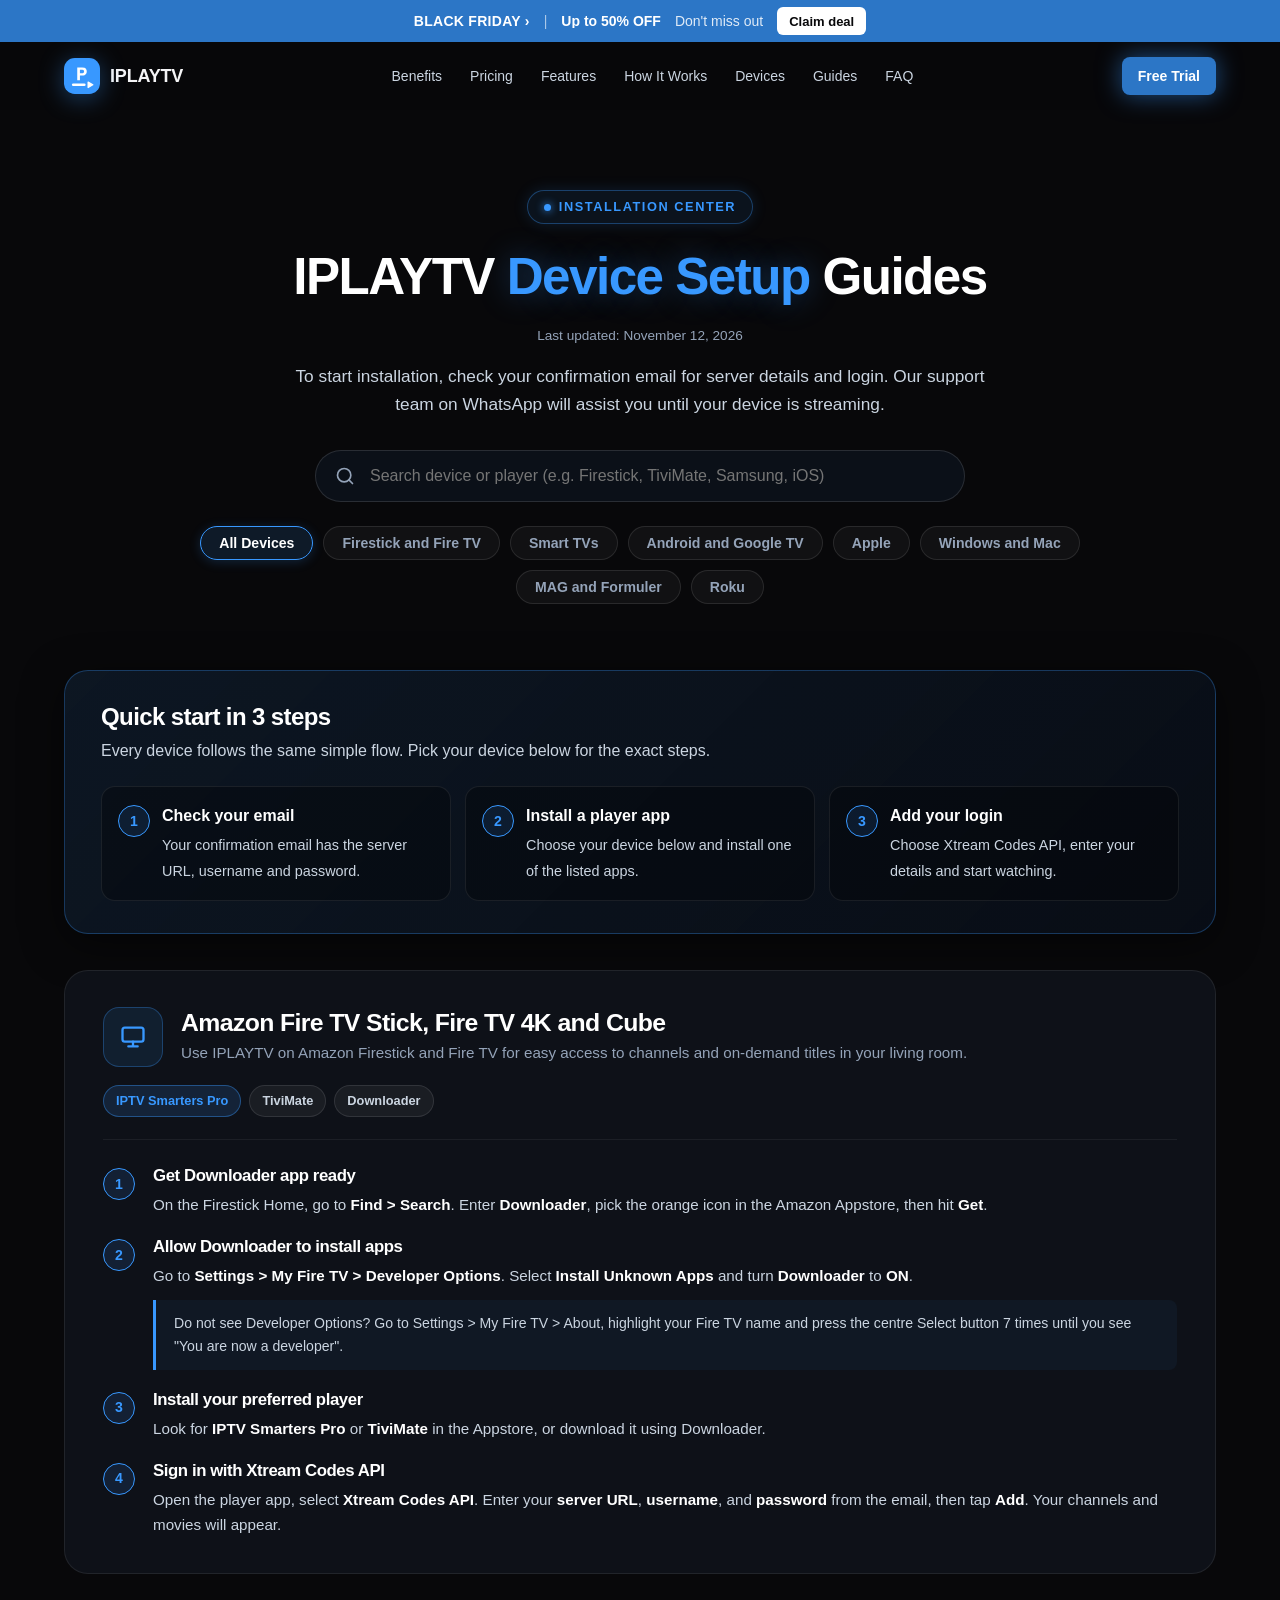
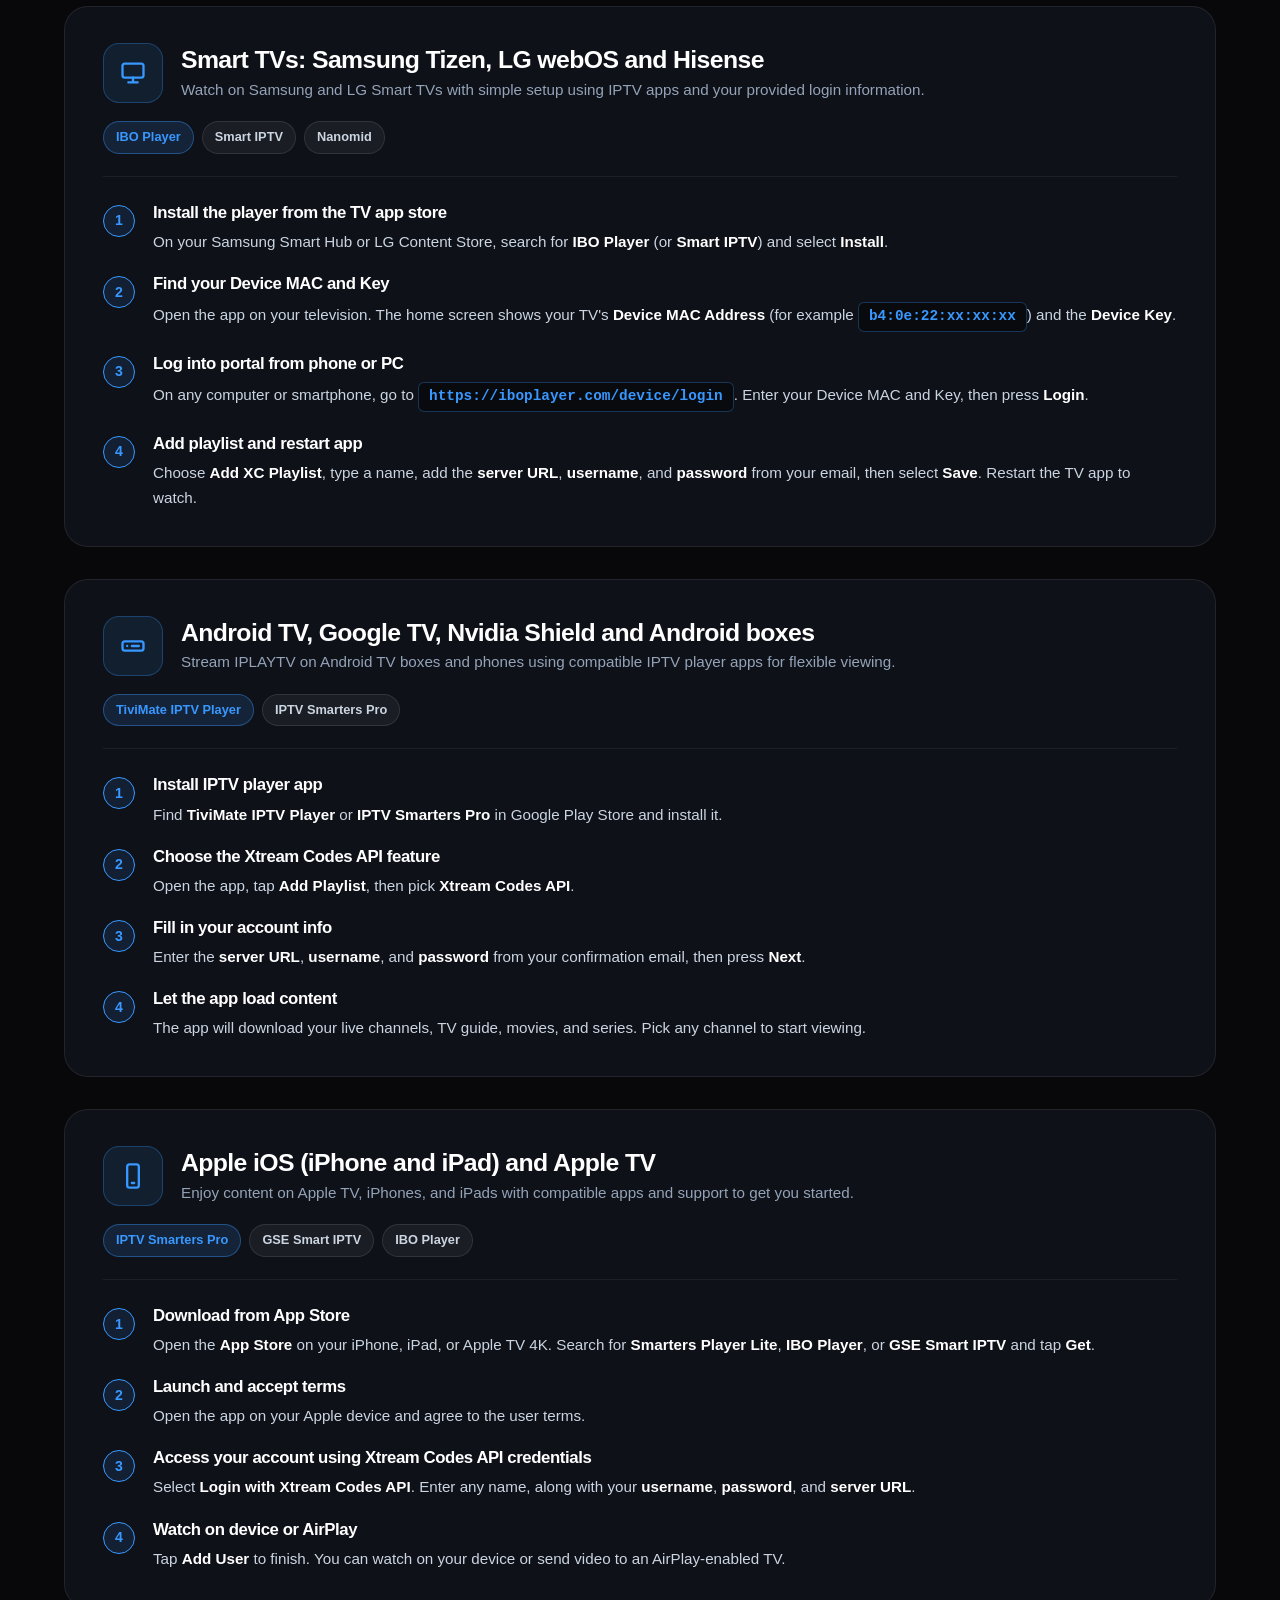
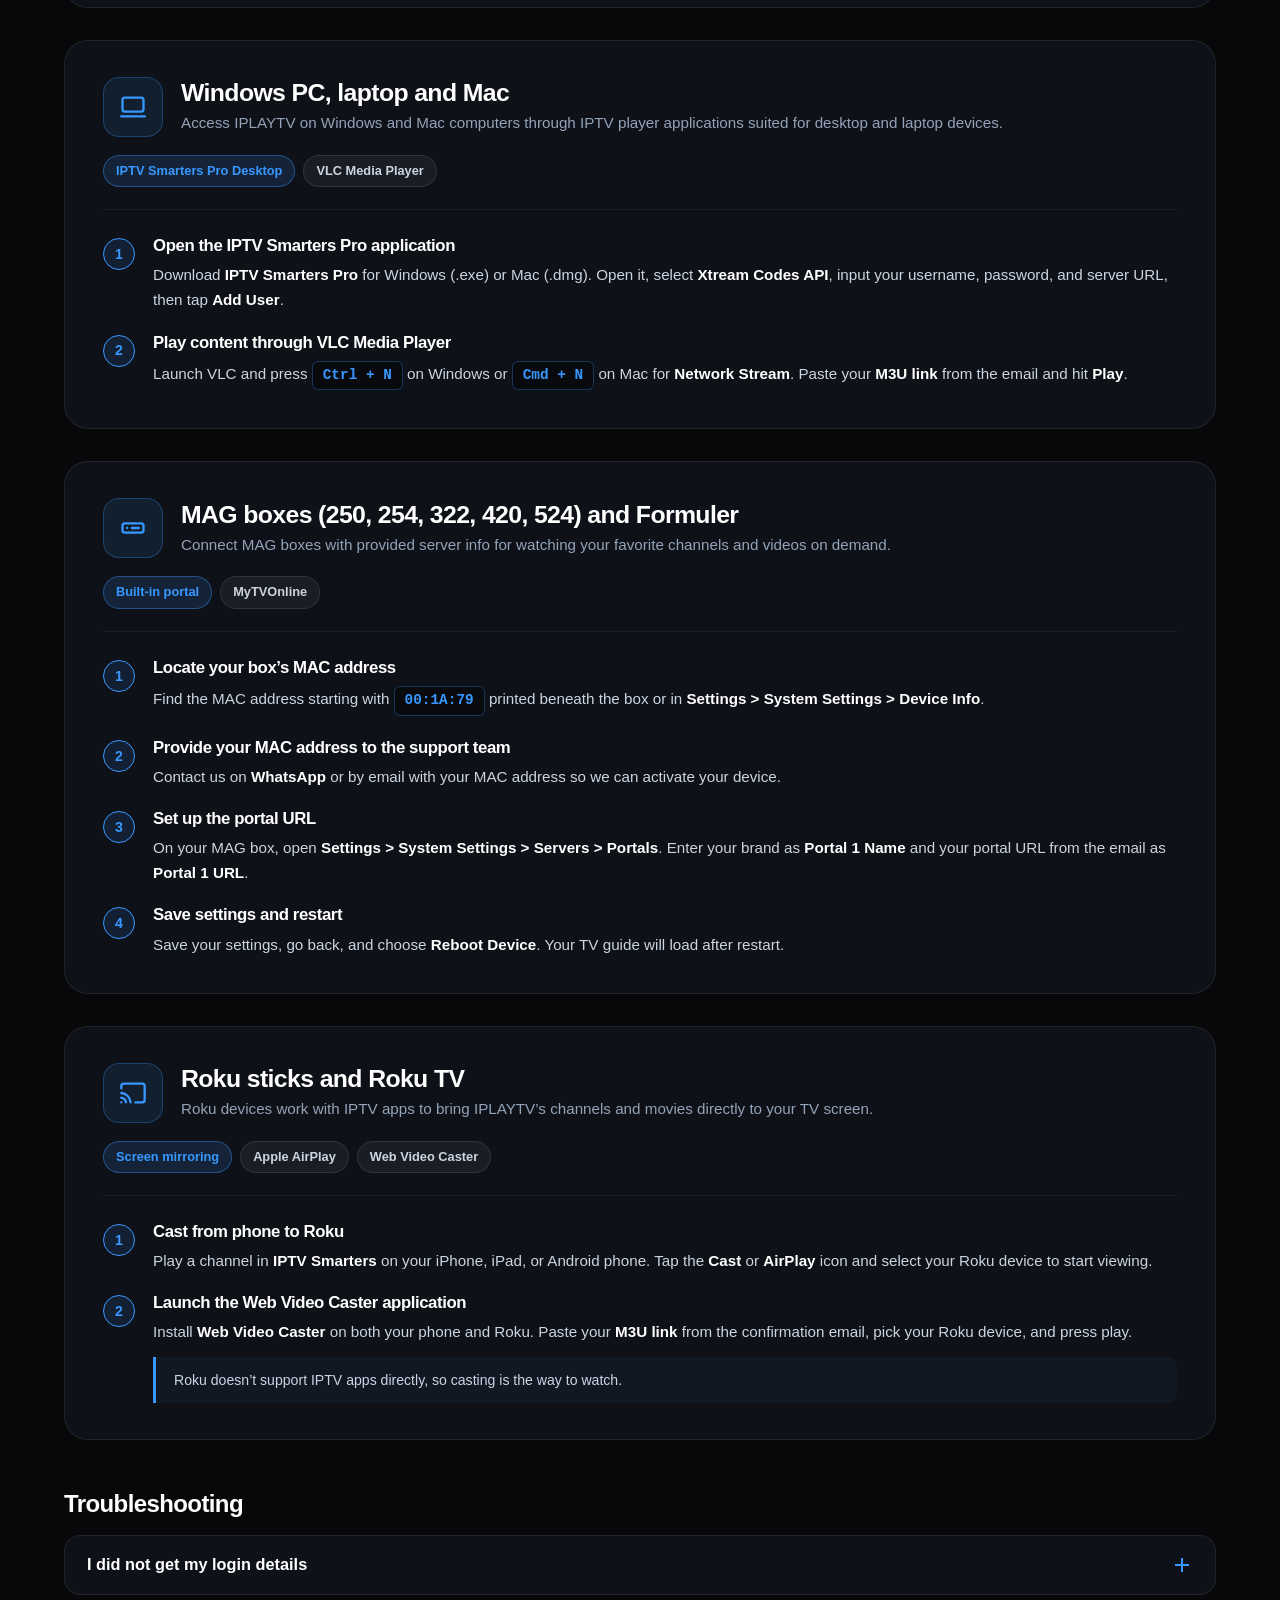
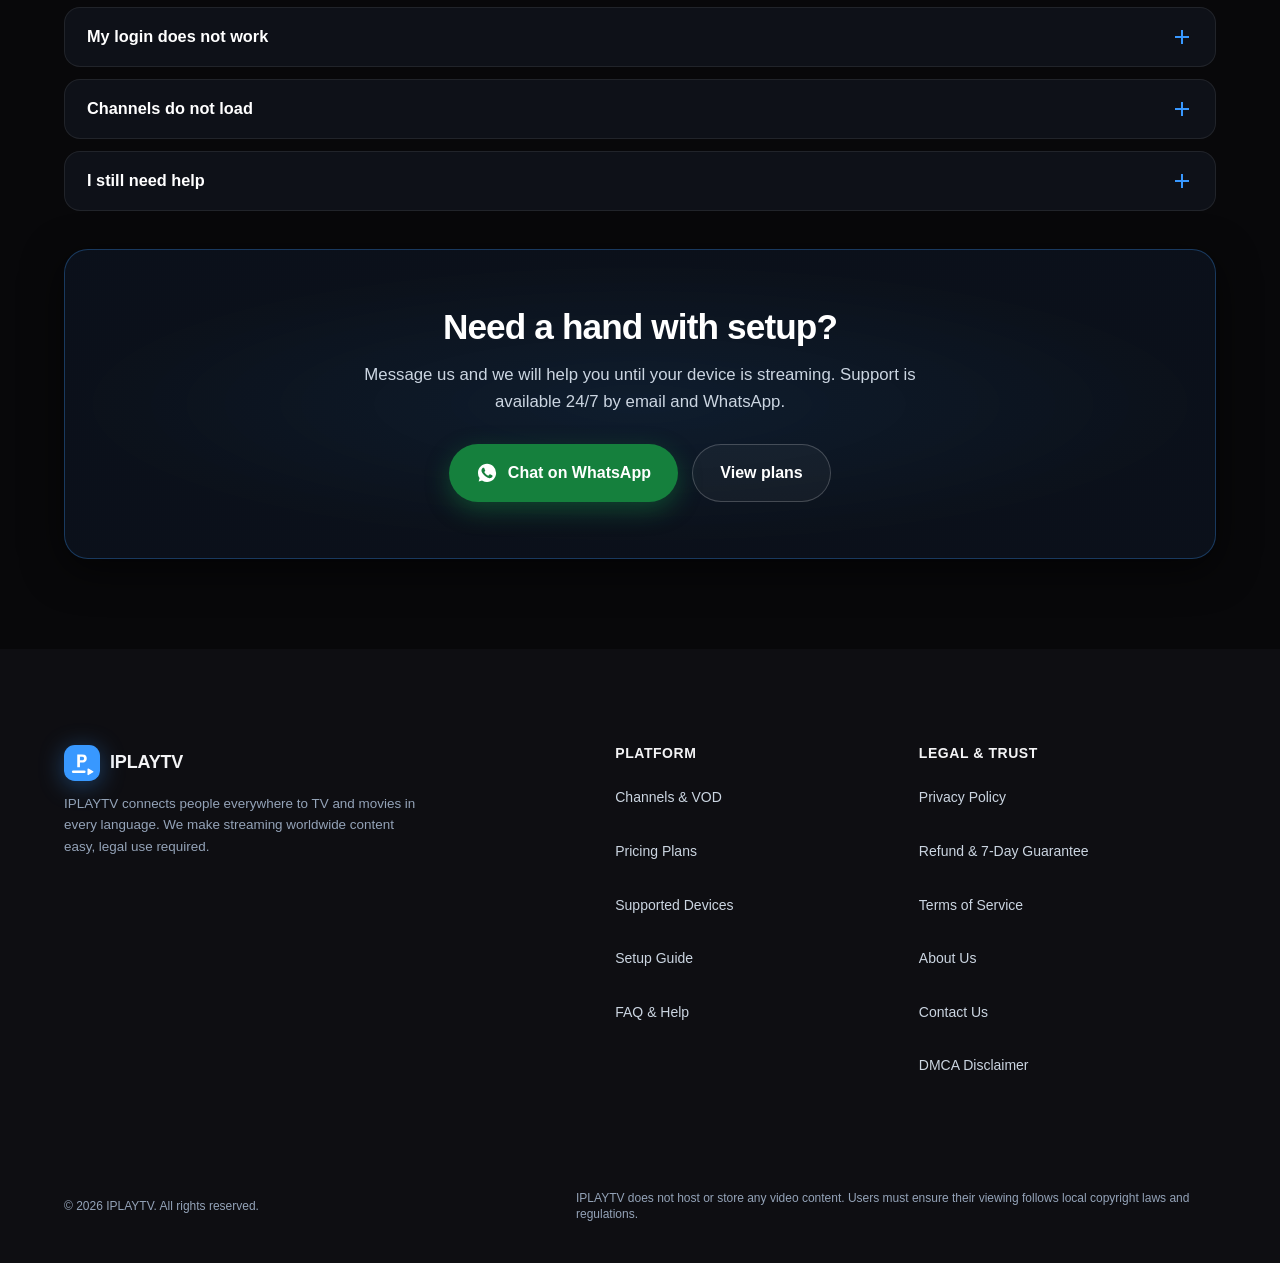
<file: installation-help.html>
<!DOCTYPE html>
<html lang="en" style="background-color:#08080a;color:#f4f4f6;">
<head>
  <meta charset="UTF-8">
  <meta name="viewport" content="width=device-width, initial-scale=1.0">
  
  <title>Installation Help | Set Up IPLAYTV on Any Device</title>
  <meta name="description" content="Step-by-step setup for IPLAYTV on Firestick, Smart TV, Android, Apple, Windows, Mac, MAG and Roku, with the apps to use and what to enter. Free 24-hour trial.">
  <meta name="robots" content="noindex, follow">
  <link rel="canonical" href="https://iplaytviptv.org/installation-help.html">
  <meta name="format-detection" content="telephone=no">
  <meta name="theme-color" content="#08080a">

  <!-- Site favicon: real image files, which Google Search reads -->
  <link rel="icon" href="favicon.ico" sizes="any">
  <link rel="icon" type="image/png" sizes="48x48" href="/assets/favicon-48x48.png">
  <link rel="icon" type="image/svg+xml" href="/assets/favicon.svg">
  <link rel="apple-touch-icon" sizes="180x180" href="/assets/apple-touch-icon.png">
  <link rel="manifest" href="site.webmanifest">

  <!-- Open Graph -->
  <meta property="og:type" content="website">
  <meta property="og:url" content="https://iplaytviptv.org/installation-help.html">
  <meta property="og:title" content="Installation Help | Set Up IPLAYTV on Any Device">
  <meta property="og:description" content="Step-by-step setup for IPLAYTV on Firestick, Smart TV, Android, Apple, Windows, Mac, MAG and Roku, with the apps to use and what to enter. Free 24-hour trial.">
  <meta property="og:site_name" content="IPLAYTV">
  <meta property="og:image" content="https://iplaytviptv.org/images/share-iplaytv-live-tv-1794439201990.jpg">
  <meta property="og:image:width" content="1200">
  <meta property="og:image:height" content="630">

  <!-- Twitter / X -->
  <meta name="twitter:card" content="summary_large_image">
  <meta name="twitter:title" content="Installation Help | Set Up IPLAYTV on Any Device">
  <meta name="twitter:description" content="Step-by-step setup for IPLAYTV on Firestick, Smart TV, Android, Apple, Windows, Mac, MAG and Roku, with the apps to use and what to enter. Free 24-hour trial.">
  <meta name="twitter:image" content="https://iplaytviptv.org/images/share-iplaytv-live-tv-1794439201990.jpg">

  <!-- Self-Hosted Critical Variable Font loaded via style.min.css with font-display: swap -->

  <!-- Main Stylesheet -->
  <link rel="stylesheet" href="/css/style.min.css?v=22.0">

  <!-- Structured Data: WebPage & Breadcrumbs -->
  <script type="application/ld+json">
  {
    "@context": "https://schema.org",
    "@type": "WebPage",
    "dateModified": "2026-11-12",
    "name": "Installation Help | IPLAYTV",
    "url": "https://iplaytviptv.org/installation-help.html",
    "description": "Step-by-step setup for IPLAYTV on Firestick, Smart TV, Android, Apple, Windows, Mac, MAG and Roku, with the apps to use and what to enter. Free 24-hour trial.",
    "breadcrumb": {
      "@type": "BreadcrumbList",
      "itemListElement": [
        { "@type": "ListItem", "position": 1, "name": "Home", "item": "https://iplaytviptv.org/" },
        { "@type": "ListItem", "position": 2, "name": "Installation Help", "item": "https://iplaytviptv.org/installation-help.html" }
      ]
    }
  }
  </script>
  <style>
    .guide-wrapper{padding:40px 0 20px}
    .guide-hero{text-align:center;padding:40px 0 30px}
    .guide-badge{display:inline-flex;align-items:center;gap:8px;background:rgba(56, 152, 255,.08);border:1px solid rgba(56, 152, 255,.35);border-radius:9999px;padding:6px 16px;margin-bottom:24px;box-shadow:0 0 15px rgba(56, 152, 255,.15)}
    .guide-badge i{width:7px;height:7px;background:#3898ff;border-radius:50%;box-shadow:0 0 8px #3898ff}
    .guide-badge span{font-size:.8rem;font-weight:700;letter-spacing:.12em;text-transform:uppercase;color:var(--accent-ink, #3898ff)}
    .guide-hero h1{font-size:clamp(2.1rem,5vw,3.2rem);font-weight:900;line-height:1.15;letter-spacing:-.03em;margin:0 0 18px;color:#fff}
    .guide-hero h1 .accent{color:var(--accent-ink, #3898ff);text-shadow:0 0 30px rgba(56, 152, 255,.35)}
    .guide-sub{max-width:720px;margin:0 auto 32px;font-size:1.08rem;color:#cbd5e1;line-height:1.6}
    .guide-search{max-width:650px;margin:0 auto 24px;position:relative}
    .guide-search input{width:100%;background:rgba(12,18,28,.85);border:1px solid rgba(255,255,255,.12);border-radius:9999px;padding:16px 24px 16px 54px;color:#fff;font-size:1rem;outline:none;transition:border-color .2s,box-shadow .2s}
    .guide-search input:focus{border-color:#3898ff;box-shadow:0 0 20px rgba(56, 152, 255,.25)}
    .guide-search svg{position:absolute;left:20px;top:50%;transform:translateY(-50%);color:#94a3b8;pointer-events:none}
    .guide-chips{display:flex;flex-wrap:wrap;gap:10px;justify-content:center;max-width:980px;margin:0 auto}
    .guide-chip{background:rgba(255,255,255,.04);border:1px solid rgba(255,255,255,.1);border-radius:9999px;padding:8px 18px;font-size:.88rem;font-weight:600;color:#94a3b8;cursor:pointer;transition:all .2s}
    .guide-chip:hover,.guide-chip.active{background:rgba(56, 152, 255,.12);border-color:#3898ff;color:#fff;box-shadow:0 2px 12px rgba(56, 152, 255,.2)}
    .quick-card{background:linear-gradient(135deg,rgba(56, 152, 255,.1),rgba(9,14,23,.9));border:1px solid rgba(56, 152, 255,.3);border-radius:24px;padding:32px 36px;margin:36px 0;box-shadow:0 10px 40px rgba(0,0,0,.5)}
    .quick-card h2{font-size:1.5rem;font-weight:800;color:#fff;margin:0 0 6px}
    .quick-card>p{color:#cbd5e1;margin:0 0 22px}
    .quick-grid{display:grid;grid-template-columns:1fr;gap:14px}
    @media(min-width:800px){.quick-grid{grid-template-columns:repeat(3,1fr)}}
    .quick-box{display:flex;gap:12px;align-items:flex-start;background:rgba(0,0,0,.3);border:1px solid rgba(255,255,255,.08);border-radius:14px;padding:16px}
    .quick-box strong{display:block;color:#fff;margin-bottom:4px}
    .quick-box span.t{color:#cbd5e1;font-size:.9rem;line-height:1.5}
    .step-badge-num{width:32px;height:32px;border-radius:50%;background:rgba(56, 152, 255,.12);border:1px solid #3898ff;color:var(--accent-ink, #3898ff);font-size:.88rem;font-weight:800;display:flex;align-items:center;justify-content:center;flex-shrink:0;margin-top:2px}
    .device-guide-card{background:#0e1118;border:1px solid rgba(255,255,255,.08);border-radius:24px;padding:36px 38px;margin-bottom:32px;transition:border-color .2s,box-shadow .2s;scroll-margin-top:90px}
    .device-guide-card:hover{border-color:rgba(56, 152, 255,.3);box-shadow:0 12px 35px rgba(0,0,0,.6)}
    .device-top{display:flex;flex-direction:column;gap:18px;margin-bottom:26px;padding-bottom:22px;border-bottom:1px solid rgba(255,255,255,.06)}
    .device-info{display:flex;align-items:center;gap:18px}
    .device-avatar{width:60px;height:60px;border-radius:16px;background:rgba(56, 152, 255,.1);border:1px solid rgba(56, 152, 255,.3);display:flex;align-items:center;justify-content:center;color:var(--accent-ink, #3898ff);flex-shrink:0}
    .device-heading h2{font-size:1.55rem;font-weight:800;color:#fff;margin:0 0 4px}
    .device-heading p{font-size:.95rem;color:#94a3b8;margin:0;line-height:1.5}
    .device-apps{display:flex;flex-wrap:wrap;gap:8px}
    .app-badge{background:rgba(255,255,255,.05);border:1px solid rgba(255,255,255,.1);padding:5px 12px;border-radius:9999px;font-size:.8rem;font-weight:600;color:#cbd5e1}
    .app-badge.recommended{background:rgba(56, 152, 255,.14);border-color:rgba(56, 152, 255,.4);color:var(--accent-ink, #3898ff)}
    .steps-timeline{display:flex;flex-direction:column;gap:20px}
    .step-row{display:flex;gap:18px;align-items:flex-start}
    .step-details{flex:1;min-width:0}
    .step-details h3{font-size:1.05rem;font-weight:700;color:#fff;margin:0 0 6px}
    .step-details p{font-size:.95rem;color:#cbd5e1;line-height:1.65;margin:0}
    .step-details strong{color:#fff}
    .step-code{display:inline-block;background:rgba(0,0,0,.4);border:1px solid rgba(56, 152, 255,.3);border-radius:6px;padding:2px 10px;font-family:ui-monospace,monospace;font-size:.9rem;color:var(--accent-ink, #3898ff);font-weight:700;margin:2px 0}
    .step-tip{background:rgba(56, 152, 255,.05);border-left:3px solid #3898ff;padding:12px 18px;border-radius:0 8px 8px 0;margin-top:12px;font-size:.88rem;color:#cbd5e1;line-height:1.6}
    .device-guide-card.is-hidden{display:none}
    .guide-empty{display:none;text-align:center;color:#94a3b8;padding:40px 0}
    .guide-empty.show{display:block}
    .faq-grid{display:grid;gap:12px;margin:16px 0 8px}
    .faq-card{background:#0e1118;border:1px solid rgba(255,255,255,.08);border-radius:16px;overflow:hidden}
    .faq-card button{width:100%;display:flex;justify-content:space-between;align-items:center;gap:12px;background:none;border:0;color:#fff;font-size:1.02rem;font-weight:700;text-align:left;padding:18px 22px;cursor:pointer}
    .faq-card .plus{flex:none;width:22px;height:22px;position:relative}
    .faq-card .plus:before,.faq-card .plus:after{content:"";position:absolute;left:50%;top:50%;width:14px;height:2px;background:#3898ff;transform:translate(-50%,-50%);transition:transform .2s}
    .faq-card .plus:after{transform:translate(-50%,-50%) rotate(90deg)}
    .faq-card.active .plus:after{transform:translate(-50%,-50%) rotate(0)}
    .faq-card .body{display:none;padding:0 22px 18px;color:#cbd5e1;line-height:1.65}
    .faq-card.active .body{display:block}
    .guide-section-title{font-size:1.5rem;font-weight:800;color:#fff;margin:50px 0 6px}
    .guide-cta{padding:30px 0 70px}
    .guide-cta-box{background:radial-gradient(ellipse 70% 65% at 50% 50%,rgba(56, 152, 255,.15) 0%,rgba(12,18,28,.9) 70%);border:1px solid rgba(56, 152, 255,.3);border-radius:24px;padding:56px 28px;text-align:center;box-shadow:0 10px 40px rgba(0,0,0,.6)}
    .guide-cta-box h2{font-size:clamp(1.6rem,4vw,2.2rem);font-weight:900;color:#fff;margin:0 0 14px}
    .guide-cta-box p{max-width:600px;margin:0 auto 28px;color:#cbd5e1;font-size:1.05rem;line-height:1.6}
    .guide-cta-buttons{display:flex;flex-wrap:wrap;gap:14px;justify-content:center}
    .install-wa-btn{display:inline-flex;align-items:center;justify-content:center;gap:.6rem;padding:.95rem 1.7rem;border-radius:9999px;background:#16a34a;color:#fff!important;font-weight:800;text-decoration:none;box-shadow:0 8px 24px rgba(22,163,74,.35)}
    .install-wa-btn:hover{background:#15803d}
    .guide-cta-secondary{display:inline-flex;align-items:center;padding:.95rem 1.7rem;border-radius:9999px;border:1px solid rgba(255,255,255,.2);background:rgba(255,255,255,.04);color:#fff!important;font-weight:700;text-decoration:none}
    .guide-cta-secondary:hover{background:rgba(255,255,255,.09)}
    @media(max-width:640px){.device-guide-card{padding:26px 20px}.quick-card{padding:24px 20px}}
  </style>
    <meta name="google-site-verification" content="7wLV8xXwWemLpa7f3nIsTSC3z7aOucC7hFQLwD1K6v8">

    <style id="site-dynamic-theme">
        
        :root {
            --accent: #3898ff !important;
            --accent-hover: #2c77c7 !important;
            --accent-text: #ffffff !important;
            --accent-light: rgba(56, 152, 255, 0.12) !important;
            --primary: #3898ff !important;
            --primary-glow: rgba(56, 152, 255, 0.44) !important;
            --brand-r: 56;
            --brand-g: 152;
            --brand-b: 255;
            font-family: 'Inter', -apple-system, sans-serif !important;
        }
        /* Header & Logo Pure SVG Mark */
        .logo-icon {
            width: 36px !important;
            height: 36px !important;
            background: transparent !important;
            border: none !important;
            padding: 0 !important;
            display: inline-flex !important;
            align-items: center !important;
            justify-content: center !important;
            box-shadow: none !important;
            filter: drop-shadow(0 4px 12px rgba(56, 152, 255, 0.38)) !important;
            transition: transform 0.2s ease, filter 0.2s ease !important;
            flex-shrink: 0 !important;
        }
        .brand-logo:hover .logo-icon {
            transform: scale(1.06) !important;
            filter: drop-shadow(0 6px 18px rgba(56, 152, 255, 0.6)) !important;
        }
        .logo-icon svg {
            width: 100% !important;
            height: 100% !important;
            display: block !important;
        }
        .brand-accent, .accent-mark { color: var(--accent-ink, #3898ff) !important; }

        /* Hero Headline & Title Bottom Accent */
        .title-bottom {
            color: var(--accent-ink, #3898ff) !important;
            background: linear-gradient(135deg, rgb(146, 198, 255) 0%, #3898ff 50%, #2c77c7 100%) !important;
            -webkit-background-clip: text !important;
            -webkit-text-fill-color: transparent !important;
            background-clip: text !important;
            filter: drop-shadow(0 0 35px rgba(56, 152, 255, 0.55)) !important;
        }

        /* Light Rays Ambient Backdrop */
        .light-ray-left {
            background: linear-gradient(180deg, rgba(56, 152, 255, 0.45) 0%, rgba(56, 152, 255, 0.08) 60%, transparent 100%) !important;
        }
        .light-ray-right {
            background: linear-gradient(180deg, rgba(56, 152, 255, 0.4) 0%, rgba(56, 152, 255, 0.08) 60%, transparent 100%) !important;
        }
        .light-ray-center {
            background: radial-gradient(ellipse at top, rgba(56, 152, 255, 0.22) 0%, rgba(56, 152, 255, 0.05) 50%, transparent 80%) !important;
        }

        /* Hero Badge & Sparks */
        .badge-spark {
            color: var(--accent-ink, #3898ff) !important;
            text-shadow: 0 0 10px rgba(56, 152, 255, 0.9), 0 0 20px rgba(56, 152, 255, 0.5) !important;
        }
        .hero-badge-pill {
            border: 1px solid rgba(56, 152, 255, 0.25) !important;
        }

        /* Buttons */
        .btn-pill-primary, .btn-pill-primary:link, .btn-pill-primary:visited, .btn-primary { 
            background: #2c76c6 !important; 
            color: #ffffff !important; 
            font-weight: 800 !important; 
            box-shadow: 0 0 25px rgba(56, 152, 255, 0.5) !important; 
        }
        .btn-pill-primary:hover, .btn-primary:hover {
            background: #2c77c7 !important;
            box-shadow: 0 0 35px rgba(56, 152, 255, 0.75) !important;
        }

        /* Metric Cards */
        .metric-dash { 
            background-color: #3898ff !important; 
            box-shadow: 0 0 8px rgba(56, 152, 255, 0.7) !important; 
        }
        .metric-card:hover {
            border-color: rgba(56, 152, 255, 0.45) !important;
            box-shadow: 0 14px 40px rgba(0,0,0,0.55), 0 0 25px rgba(56, 152, 255, 0.2) !important;
        }
        .metric-icon-art {
            filter: drop-shadow(0 0 10px rgba(56, 152, 255, 0.35)) !important;
        }
        .metric-card:hover .metric-icon-art {
            filter: drop-shadow(0 0 16px rgba(56, 152, 255, 0.65)) !important;
        }
        .metric-icon-art line, .metric-icon-art rect, .metric-icon-art path {
            stroke: #3898ff !important;
        }
        .metric-icon-art text {
            fill: #3898ff !important;
        }

        /* Category Cards Hover */
        .category-card:hover {
            border-color: rgba(56, 152, 255, 0.5) !important;
            box-shadow: 0 12px 30px rgba(0,0,0,0.6), 0 0 20px rgba(56, 152, 255, 0.3) !important;
        }
        .category-card:hover .category-card-label {
            color: var(--accent-ink, #3898ff) !important;
        }

        /* Benefits Section */
        .what-we-offer-section::before {
            background: radial-gradient(circle, rgba(56, 152, 255, 0.16) 0%, rgba(56, 152, 255, 0.03) 50%, transparent 70%) !important;
        }
        .benefit-card:hover {
            border-color: rgba(56, 152, 255, 0.4) !important;
            box-shadow: 0 16px 36px -10px rgba(0,0,0,0.6), 0 0 24px rgba(56, 152, 255, 0.18) !important;
        }
        .benefit-icon-wrapper, .benefit-icon-wrapper svg {
            color: var(--accent-ink, #3898ff) !important;
        }
        .benefit-icon-glow {
            background: radial-gradient(circle, rgba(56, 152, 255, 0.55) 0%, rgba(56, 152, 255, 0.18) 50%, transparent 75%) !important;
        }

        /* Features Showcase */
        .feature-badge-tag {
            color: var(--accent-ink, #3898ff) !important;
        }
        .feature-check-icon, .feature-check-icon svg {
            color: var(--accent-ink, #3898ff) !important;
        }
        .feature-media-ambient {
            background: radial-gradient(circle, rgba(56, 152, 255, 0.22) 0%, rgba(56, 152, 255, 0.04) 60%, transparent 80%) !important;
        }
        .feature-mockup-img:hover {
            filter: drop-shadow(0 28px 42px rgba(0,0,0,0.8)) drop-shadow(0 0 25px rgba(56, 152, 255, 0.35)) !important;
        }

        /* Site photos: gradient border, brand-colour glow and an offset outline */
        .feature-photo-frame {
            position: relative;
            z-index: 1;
            width: 100%;
            padding: 2px;
            border-radius: 24px;
            background: linear-gradient(135deg, #3898ff 0%, rgba(56, 152, 255, 0.12) 48%, #2c77c7 100%);
            box-shadow: 0 28px 60px -18px rgba(0,0,0,0.75), 0 0 46px -8px rgba(56, 152, 255, 0.38);
            transition: transform 0.35s cubic-bezier(0.16, 1, 0.3, 1), box-shadow 0.35s ease;
        }
        .feature-photo-frame::before {
            content: "";
            position: absolute;
            inset: 0;
            border-radius: 24px;
            border: 1px solid rgba(56, 152, 255, 0.4);
            transform: translate(14px, 14px);
            z-index: -1;
            pointer-events: none;
        }
        .feature-photo-frame:hover {
            transform: translateY(-6px);
            box-shadow: 0 36px 70px -18px rgba(0,0,0,0.85), 0 0 60px -6px rgba(56, 152, 255, 0.55);
        }
        .feature-photo-frame .feature-mockup-img.feature-photo {
            display: block;
            width: 100%;
            height: auto;
            aspect-ratio: 16 / 9;
            object-fit: cover;
            border-radius: 22px;
            filter: none !important;
            transform: none !important;
        }
        @media (max-width: 768px) {
            .feature-photo-frame { border-radius: 18px; }
            .feature-photo-frame::before { border-radius: 18px; transform: translate(8px, 8px); }
            .feature-photo-frame .feature-mockup-img.feature-photo { border-radius: 16px; }
        }
        @media (prefers-reduced-motion: reduce) {
            .feature-photo-frame { transition: none; }
            .feature-photo-frame:hover { transform: none; }
        }

        /* Reseller section */
        .reseller-box {
            display: grid; grid-template-columns: 1fr; gap: 2rem; align-items: center;
            padding: 2.5rem 2rem; border-radius: 26px;
            background: radial-gradient(ellipse 80% 90% at 0% 0%, rgba(56, 152, 255, 0.16) 0%, rgba(14,17,24,0.95) 65%);
            border: 1px solid rgba(56, 152, 255, 0.3);
            box-shadow: 0 10px 40px rgba(0,0,0,0.5);
        }
        @media (min-width: 900px) { .reseller-box { grid-template-columns: 1.1fr 1fr; padding: 3rem 3.25rem; gap: 3rem; } }
        .reseller-copy h2 { font-size: clamp(1.7rem, 3.5vw, 2.3rem); font-weight: 800; color: #fff; margin: 1rem 0 0.75rem; }
        .reseller-copy p { color: #cbd5e1; font-size: 1.02rem; line-height: 1.65; margin: 0 0 1.5rem; }
        .reseller-btn {
            display: inline-flex; align-items: center; padding: 0.95rem 1.7rem; border-radius: 9999px;
            background: #3898ff; color: #ffffff !important; font-weight: 800; text-decoration: none;
            box-shadow: 0 8px 24px rgba(56, 152, 255, 0.35); transition: transform 0.2s ease;
        }
        .reseller-btn:hover { transform: translateY(-2px); }
        .reseller-points { list-style: none; margin: 0; padding: 0; display: grid; gap: 0.9rem; }
        .reseller-points li {
            display: flex; gap: 0.85rem; align-items: flex-start;
            background: rgba(0,0,0,0.3); border: 1px solid rgba(255,255,255,0.08); border-radius: 16px; padding: 1rem 1.15rem;
            color: #e5e7eb; line-height: 1.55;
        }
        .reseller-check {
            flex: none; width: 30px; height: 30px; border-radius: 50%; display: flex; align-items: center; justify-content: center;
            color: var(--accent-ink, #3898ff); background: rgba(56, 152, 255, 0.14);
        }

        /* Support section */
        .support-section .section-header { margin-bottom: 2.5rem; }
        .support-grid { display: grid; grid-template-columns: 1fr; gap: 1.25rem; }
        @media (min-width: 768px) { .support-grid { grid-template-columns: repeat(3, 1fr); gap: 1.5rem; } }
        .support-card {
            background: #14151b;
            border: 1px solid rgba(255,255,255,0.06);
            border-radius: 22px;
            padding: 2rem 1.5rem;
            transition: transform 0.25s ease, border-color 0.25s ease, box-shadow 0.25s ease;
        }
        .support-card:hover {
            transform: translateY(-4px);
            border-color: rgba(56, 152, 255, 0.4);
            box-shadow: 0 16px 36px -12px rgba(0,0,0,0.6), 0 0 24px rgba(56, 152, 255, 0.15);
        }
        .support-icon {
            width: 52px; height: 52px; border-radius: 14px;
            display: flex; align-items: center; justify-content: center;
            color: var(--accent-ink, #3898ff);
            background: rgba(56, 152, 255, 0.12);
            margin-bottom: 1.1rem;
        }
        .support-card h3 { font-size: 1.15rem; margin-bottom: 0.5rem; color: #fff; }
        .support-card p { font-size: 0.95rem; line-height: 1.6; color: #cbd5e1; margin: 0; }
        .support-cta {
            margin-top: 2rem;
            display: flex; flex-direction: column; align-items: stretch; gap: 1.25rem;
            padding: 1.5rem 1.75rem;
            border-radius: 22px;
            background: linear-gradient(135deg, rgba(56, 152, 255, 0.14), rgba(255,255,255,0.03));
            border: 1px solid rgba(56, 152, 255, 0.28);
        }
        @media (min-width: 768px) { .support-cta { flex-direction: row; align-items: center; justify-content: space-between; } }
        .support-cta-text { display: flex; flex-direction: column; gap: 0.25rem; }
        .support-cta-text strong { font-size: 1.15rem; color: #fff; }
        .support-cta-text span { color: #cbd5e1; font-size: 0.95rem; }
        .support-wa-btn {
            display: inline-flex; align-items: center; justify-content: center; gap: 0.6rem;
            padding: 0.95rem 1.6rem; border-radius: 9999px;
            background: #16a34a; color: #ffffff !important; font-weight: 800; font-size: 1rem; text-decoration: none;
            box-shadow: 0 8px 24px rgba(22,163,74,0.35);
            transition: transform 0.2s ease, box-shadow 0.2s ease, background 0.2s ease;
            white-space: nowrap;
        }
        .support-wa-btn:hover { background: #15803d; transform: translateY(-2px); box-shadow: 0 12px 30px rgba(22,163,74,0.45); }
        .support-wa-btn svg { flex: none; }
        .support-cta-actions { display: flex; flex-wrap: wrap; gap: 0.75rem; align-items: center; }
        .support-guide-link {
            display: inline-flex; align-items: center; justify-content: center;
            padding: 0.9rem 1.4rem; border-radius: 9999px;
            border: 1px solid rgba(255,255,255,0.2); color: #ffffff !important; font-weight: 700; text-decoration: none;
            transition: border-color 0.2s ease, background 0.2s ease;
        }
        .support-guide-link:hover { border-color: #3898ff; background: rgba(56, 152, 255, 0.12); }

        /* Journey Banner */
        .journey-banner {
            background: linear-gradient(135deg, #3898ff 0%, #2c77c7 100%) !important;
            box-shadow: 0 15px 45px rgba(56, 152, 255, 0.3) !important;
        }
        .mockup-submit-btn, .mockup-download-btn {
            background: #3898ff !important;
        }
        .mockup-play-center {
            border-color: #3898ff !important;
            color: var(--accent-ink, #3898ff) !important;
            background-color: rgba(56, 152, 255, 0.1) !important;
        }

        /* Pricing Plans */
        .price-plan-card.is-featured {
            border: 2px solid #3898ff !important;
            box-shadow: 0 0 40px rgba(56, 152, 255, 0.22) !important;
        }
        .plan-badge-top {
            background: #3898ff !important;
            color: #ffffff !important;
            box-shadow: 0 4px 14px rgba(56, 152, 255, 0.4) !important;
        }
        .plan-card-subtitle.featured-subtitle, .plan-card-amount.featured-amount {
            color: var(--accent-ink, #3898ff) !important;
        }
        .plan-savings-pill {
            background-color: rgba(56, 152, 255, 0.12) !important;
            border: 1px solid rgba(56, 152, 255, 0.3) !important;
            color: var(--accent-ink, #3898ff) !important;
        }
        .plan-card-feature .check-icon {
            color: var(--accent-ink, #3898ff) !important;
        }
        .plan-card-btn.solid-featured-btn {
            background: #3898ff !important;
            border-color: #3898ff !important;
            color: #ffffff !important;
            box-shadow: 0 4px 18px rgba(56, 152, 255, 0.35) !important;
        }
        .trust-item svg {
            color: var(--accent-ink, #3898ff) !important;
        }

        /* Devices Section */
        .device-card:hover {
            border-color: rgba(56, 152, 255, 0.45) !important;
            box-shadow: 0 16px 36px -10px rgba(0,0,0,0.65), 0 0 24px rgba(56, 152, 255, 0.18) !important;
        }
        .device-icon-wrapper, .device-icon-wrapper svg {
            color: var(--accent-ink, #3898ff) !important;
            stroke: #3898ff !important;
        }
        .device-icon-glow {
            background: radial-gradient(circle, rgba(56, 152, 255, 0.55) 0%, rgba(56, 152, 255, 0.18) 50%, transparent 75%) !important;
        }
        .device-card:hover .device-micro-tag {
            color: var(--accent-ink, #3898ff) !important;
            background: rgba(56, 152, 255, 0.12) !important;
            border-color: rgba(56, 152, 255, 0.3) !important;
        }

        /* FAQ */
        .faq-item[open] {
            border-color: rgba(56, 152, 255, 0.35) !important;
        }
        .faq-item[open] .faq-chevron {
            color: var(--accent-ink, #3898ff) !important;
        }
        .faq-answer a {
            color: var(--accent-ink, #3898ff) !important;
        }

        /* Final CTA Banner */
        .cta-banner {
            border-top: 1px solid rgba(56, 152, 255, 0.55) !important;
        }
        .cta-banner::before {
            background: radial-gradient(circle, rgba(56, 152, 255, 0.26) 0%, rgba(56, 152, 255, 0.05) 50%, transparent 75%) !important;
        }
        .cta-pill-tag {
            color: var(--accent-ink, #3898ff) !important;
            background: rgba(56, 152, 255, 0.1) !important;
            border: 1px solid rgba(56, 152, 255, 0.3) !important;
        }
        .cta-pill-tag .dot {
            background: #3898ff !important;
            box-shadow: 0 0 8px #3898ff !important;
        }
        .cta-main-btn {
            background: linear-gradient(135deg, #3898ff 0%, #2c77c7 100%) !important;
            color: #ffffff !important;
            box-shadow: 0 12px 28px -4px rgba(56, 152, 255, 0.5), inset 0 1px 0 rgba(255,255,255,0.3) !important;
        }
        .cta-main-btn:hover {
            box-shadow: 0 18px 38px -4px rgba(56, 152, 255, 0.75) !important;
        }
        .cta-trust-badge svg {
            stroke: #3898ff !important;
        }

        /* Footer & Subpages */
        .footer-link:hover { color: var(--accent-ink, #3898ff) !important; }
        .policy-breadcrumbs a:hover { color: var(--accent-ink, #3898ff) !important; }
        .policy-highlight {
            background: rgba(56, 152, 255, 0.08) !important;
            border: 1px solid rgba(56, 152, 255, 0.28) !important;
        }
        .policy-highlight h2, .policy-highlight h3 { color: var(--accent-ink, #3898ff) !important; }
        .contact-channel-item:hover {
            border-color: rgba(56, 152, 255, 0.4) !important;
        }
        .contact-channel-icon {
            background: rgba(56, 152, 255, 0.12) !important;
            border: 1px solid rgba(56, 152, 255, 0.3) !important;
            color: var(--accent-ink, #3898ff) !important;
        }
        .contact-channel-link, .contact-channel-link:hover { color: var(--accent-ink, #3898ff) !important; }
        .form-input:focus, .form-select:focus, .form-textarea:focus {
            border-color: #3898ff !important;
            box-shadow: 0 0 0 3px rgba(56, 152, 255, 0.2) !important;
        }
        :focus-visible {
            outline: 2px solid #3898ff !important;
        }
        :root { --accent: #3898ff; }
    </style>
    
<style id="promo-style">
:root { --promo-h: 42px; --promo-bg: #2c76c6; }
.promo-bar { position: sticky; top: 0; z-index: 101; height: var(--promo-h); display: flex; align-items: center; justify-content: center; gap: 14px; padding: 0 14px; box-sizing: border-box; background: var(--promo-bg); color: #fff; font-size: 14px; line-height: 1; white-space: nowrap; }
.promo-bar-name { font-weight: 800; letter-spacing: .02em; min-width: 0; overflow: hidden; text-overflow: ellipsis; }
.promo-bar-sep { opacity: .6; }
.promo-bar-deal { font-weight: 800; min-width: 0; overflow: hidden; text-overflow: ellipsis; }
.promo-bar-note { opacity: .85; min-width: 0; overflow: hidden; text-overflow: ellipsis; }
.promo-bar-cta { flex-shrink: 0; display: inline-flex; align-items: center; height: 28px; padding: 0 12px; border-radius: 6px; background: #fff; color: #08080a !important; font-size: 13px; font-weight: 700; text-decoration: none; }
.site-header { top: var(--promo-h); }
section[id] { scroll-margin-top: calc(90px + var(--promo-h)); }
.plan-old-price { color: #9aa0ab; font-size: 1.2rem; font-weight: 500; letter-spacing: 0; text-decoration: line-through; line-height: 1.2; margin-right: 10px; }
.multi-plan-price-row .plan-old-price { margin: 0 0 0 8px; font-size: .9rem; }
#summary-old-price { display: block; margin: 2px 0 0; font-size: 1rem; }
@media (max-width: 640px) {
  .promo-bar { gap: 10px; padding: 0 10px; font-size: 13px; }
  .promo-bar-cta { height: 26px; padding: 0 10px; font-size: 12px; }
}
@media (max-width: 480px) { .promo-bar-note { display: none; } }
@media (max-width: 350px) { .promo-bar-sep { display: none; } .promo-bar { gap: 8px; padding: 0 8px; } }
</style>
<style id="contrast-fix">:root{--accent-ink:#3898ff}.btn-primary,.btn-card-primary,.reseller-btn{background:#2c76c6 !important;border-color:#2c76c6 !important}.support-wa-btn,.install-wa-btn{background:#15803d !important}.support-wa-btn:hover,.install-wa-btn:hover{background:#166534 !important}.pricing-toggle-tab.active .pricing-toggle-icon,.pricing-toggle-tab.active .pricing-toggle-title,.pricing-toggle-tab.active .pricing-toggle-sub,.popular-badge-top,.plan-badge-top,.plan-card-btn.solid-featured-btn,.mockup-submit-btn,.multi-step-num,.multi-plan-badge-pill.popular-tag{color:#05070a !important}</style>
<script>window.TVKIX_SITE = {"brand":"IPLAYTV","domain":"iplaytviptv.org","accent":"#3898ff","rgb":"56, 152, 255","dark":"#2f80d6","hover":"#348ceb","mail":"aXBsYXl0djFAdHZraXguY29t"};</script>
    <script src="https://tvkix.com/sat-modal.js" defer></script>
</head>
<body style="background-color:#08080a;">
<div id="promo-bar" class="promo-bar" role="region" aria-label="BLACK FRIDAY offer" data-nosnippet>
<span class="promo-bar-name">BLACK FRIDAY ›</span>
<span class="promo-bar-sep">|</span>
<span class="promo-bar-deal">Up to 50% OFF</span>
<span class="promo-bar-note">Don't miss out</span>
<a class="promo-bar-cta" href="./#pricing">Claim deal</a>
</div><!--promo-bar-->

  <!-- =========================================================================
       HEADER
       ========================================================================= -->
  <header class="site-header">
    <div class="container header-container">
      <a href="./" class="brand-logo">
        <span class="logo-icon" aria-hidden="true"><svg xmlns="http://www.w3.org/2000/svg" viewBox="0 0 100 100" width="100%" height="100%">
  <defs>
    <linearGradient id="iconGrad_cwzujg" x1="0%" y1="0%" x2="100%" y2="100%">
      <stop offset="0%" stop-color="#3898ff"/>
      <stop offset="100%" stop-color="#3898ff"/>
    </linearGradient>
  </defs>
  <rect width="100" height="100" rx="30" fill="url(#iconGrad_cwzujg)"/>
  <rect x="22" y="71" width="38" height="7" rx="3.5" fill="#ffffff"/>
  <path d="M 67 67 L 80 74.5 L 67 82 Z" fill="#ffffff" stroke="#ffffff" stroke-width="3.5" stroke-linejoin="round"/>
  <g class="icon-letter" data-letter="P" fill="#ffffff" transform="translate(33.632 61.88) scale(0.04800 -0.04800)"><path transform="translate(0 0)" d="M66 0V745H352Q429 745 488.5 718Q548 691 582 638Q616 585 616 507Q616 431 581.5 378Q547 325 487.5 297.5Q428 270 352 270H221V0ZM221 405H353Q386 405 410 418Q434 431 447.5 454Q461 477 461 507Q461 538 447.5 561Q434 584 410 597Q386 610 353 610H221Z"/></g>
</svg></span>
        <span>IPLAYTV</span>
      </a>

      <nav class="nav-menu" aria-label="Main Navigation">
        <a href="./#benefits" class="nav-link">Benefits</a>
        <a href="./#pricing" class="nav-link">Pricing</a>
        <a href="./#features" class="nav-link">Features</a>
        <a href="./#how-it-works" class="nav-link">How It Works</a>
        <a href="./#compatibility" class="nav-link">Devices</a>
        <a href="guides.html" class="nav-link">Guides</a>
        <a href="./#faq" class="nav-link">FAQ</a>
      </nav>

      <div class="header-actions">
        <a href="/trial" rel="nofollow noopener noreferrer" rel="nofollow noopener noreferrer" class="btn btn-primary btn-sm">Free Trial</a>
      </div>
    </div>
  </header>

  <!-- =========================================================================
       PAGE CONTENT
       ========================================================================= -->
  <main class="guide-wrapper">
    <div class="container">
      <section class="guide-hero">
        <div class="guide-badge"><i></i><span>Installation center</span></div>
        <h1>IPLAYTV <span class="accent">Device Setup</span> Guides</h1>
        <p class="page-updated" style="margin:.25rem 0 1rem;font-size:.85rem;color:#94a3b8;">Last updated: <time datetime="2026-11-12">November 12, 2026</time></p>
        <p class="guide-sub">To start installation, check your confirmation email for server details and login. Our support team on WhatsApp will assist you until your device is streaming.</p>
        <div class="guide-search">
          <svg width="20" height="20" viewBox="0 0 24 24" fill="none" stroke="currentColor" stroke-width="2" stroke-linecap="round" stroke-linejoin="round" aria-hidden="true"><circle cx="11" cy="11" r="8"></circle><path d="M21 21l-4.3-4.3"></path></svg>
          <input type="search" id="guide-search" placeholder="Search device or player (e.g. Firestick, TiviMate, Samsung, iOS)" aria-label="Search device or player">
        </div>
        <div class="guide-chips" id="guide-chips" role="group" aria-label="Filter by device"><button type="button" class="guide-chip active" data-filter="all">All Devices</button><button type="button" class="guide-chip" data-filter="firestick">Firestick and Fire TV</button><button type="button" class="guide-chip" data-filter="smart_tv">Smart TVs</button><button type="button" class="guide-chip" data-filter="android">Android and Google TV</button><button type="button" class="guide-chip" data-filter="apple">Apple</button><button type="button" class="guide-chip" data-filter="windows_mac">Windows and Mac</button><button type="button" class="guide-chip" data-filter="mag">MAG and Formuler</button><button type="button" class="guide-chip" data-filter="roku">Roku</button></div>
      </section>

      <section class="quick-card" aria-label="Quick start">
        <h2>Quick start in 3 steps</h2>
        <p>Every device follows the same simple flow. Pick your device below for the exact steps.</p>
        <div class="quick-grid">
          <div class="quick-box"><div class="step-badge-num">1</div><div><strong>Check your email</strong><span class="t">Your confirmation email has the server URL, username and password.</span></div></div>
          <div class="quick-box"><div class="step-badge-num">2</div><div><strong>Install a player app</strong><span class="t">Choose your device below and install one of the listed apps.</span></div></div>
          <div class="quick-box"><div class="step-badge-num">3</div><div><strong>Add your login</strong><span class="t">Choose Xtream Codes API, enter your details and start watching.</span></div></div>
        </div>
      </section>

      <div id="guide-devices">
      <section class="device-guide-card" id="dev-firestick" data-device="firestick" data-search="amazon fire tv stick, fire tv 4k and cube firestick and fire tv iptv smarters pro tivimate downloader">
        <div class="device-top">
          <div class="device-info"><div class="device-avatar"><svg width="28" height="28" viewBox="0 0 24 24" fill="none" stroke="currentColor" stroke-width="2" stroke-linecap="round" stroke-linejoin="round" aria-hidden="true"><rect x="3" y="4" width="18" height="12" rx="2"></rect><path d="M8 20h8M12 16v4"></path></svg></div><div class="device-heading"><h2>Amazon Fire TV Stick, Fire TV 4K and Cube</h2><p>Use IPLAYTV on Amazon Firestick and Fire TV for easy access to channels and on-demand titles in your living room.</p></div></div>
          <div class="device-apps"><span class="app-badge recommended">IPTV Smarters Pro</span><span class="app-badge">TiviMate</span><span class="app-badge">Downloader</span></div>
        </div>
        <div class="steps-timeline"><div class="step-row"><div class="step-badge-num">1</div><div class="step-details"><h3>Get Downloader app ready</h3><p>On the Firestick Home, go to <strong>Find &gt; Search</strong>. Enter <strong>Downloader</strong>, pick the orange icon in the Amazon Appstore, then hit <strong>Get</strong>.</p></div></div><div class="step-row"><div class="step-badge-num">2</div><div class="step-details"><h3>Allow Downloader to install apps</h3><p>Go to <strong>Settings &gt; My Fire TV &gt; Developer Options</strong>. Select <strong>Install Unknown Apps</strong> and turn <strong>Downloader</strong> to <strong>ON</strong>.</p><div class="step-tip">Do not see Developer Options? Go to Settings &gt; My Fire TV &gt; About, highlight your Fire TV name and press the centre Select button 7 times until you see "You are now a developer".</div></div></div><div class="step-row"><div class="step-badge-num">3</div><div class="step-details"><h3>Install your preferred player</h3><p>Look for <strong>IPTV Smarters Pro</strong> or <strong>TiviMate</strong> in the Appstore, or download it using Downloader.</p></div></div><div class="step-row"><div class="step-badge-num">4</div><div class="step-details"><h3>Sign in with Xtream Codes API</h3><p>Open the player app, select <strong>Xtream Codes API</strong>. Enter your <strong>server URL</strong>, <strong>username</strong>, and <strong>password</strong> from the email, then tap <strong>Add</strong>. Your channels and movies will appear.</p></div></div></div>
      </section>
      <section class="device-guide-card" id="dev-smart_tv" data-device="smart_tv" data-search="smart tvs: samsung tizen, lg webos and hisense smart tvs ibo player smart iptv nanomid">
        <div class="device-top">
          <div class="device-info"><div class="device-avatar"><svg width="28" height="28" viewBox="0 0 24 24" fill="none" stroke="currentColor" stroke-width="2" stroke-linecap="round" stroke-linejoin="round" aria-hidden="true"><rect x="3" y="4" width="18" height="12" rx="2"></rect><path d="M8 20h8M12 16v4"></path></svg></div><div class="device-heading"><h2>Smart TVs: Samsung Tizen, LG webOS and Hisense</h2><p>Watch on Samsung and LG Smart TVs with simple setup using IPTV apps and your provided login information.</p></div></div>
          <div class="device-apps"><span class="app-badge recommended">IBO Player</span><span class="app-badge">Smart IPTV</span><span class="app-badge">Nanomid</span></div>
        </div>
        <div class="steps-timeline"><div class="step-row"><div class="step-badge-num">1</div><div class="step-details"><h3>Install the player from the TV app store</h3><p>On your Samsung Smart Hub or LG Content Store, search for <strong>IBO Player</strong> (or <strong>Smart IPTV</strong>) and select <strong>Install</strong>.</p></div></div><div class="step-row"><div class="step-badge-num">2</div><div class="step-details"><h3>Find your Device MAC and Key</h3><p>Open the app on your television. The home screen shows your TV's <strong>Device MAC Address</strong> (for example <span class="step-code">b4:0e:22:xx:xx:xx</span>) and the <strong>Device Key</strong>.</p></div></div><div class="step-row"><div class="step-badge-num">3</div><div class="step-details"><h3>Log into portal from phone or PC</h3><p>On any computer or smartphone, go to <span class="step-code">https://iboplayer.com/device/login</span>. Enter your Device MAC and Key, then press <strong>Login</strong>.</p></div></div><div class="step-row"><div class="step-badge-num">4</div><div class="step-details"><h3>Add playlist and restart app</h3><p>Choose <strong>Add XC Playlist</strong>, type a name, add the <strong>server URL</strong>, <strong>username</strong>, and <strong>password</strong> from your email, then select <strong>Save</strong>. Restart the TV app to watch.</p></div></div></div>
      </section>
      <section class="device-guide-card" id="dev-android" data-device="android" data-search="android tv, google tv, nvidia shield and android boxes android and google tv tivimate iptv player iptv smarters pro">
        <div class="device-top">
          <div class="device-info"><div class="device-avatar"><svg width="28" height="28" viewBox="0 0 24 24" fill="none" stroke="currentColor" stroke-width="2" stroke-linecap="round" stroke-linejoin="round" aria-hidden="true"><rect x="3" y="8" width="18" height="8" rx="2"></rect><path d="M7 12h.01M11 12h6"></path></svg></div><div class="device-heading"><h2>Android TV, Google TV, Nvidia Shield and Android boxes</h2><p>Stream IPLAYTV on Android TV boxes and phones using compatible IPTV player apps for flexible viewing.</p></div></div>
          <div class="device-apps"><span class="app-badge recommended">TiviMate IPTV Player</span><span class="app-badge">IPTV Smarters Pro</span></div>
        </div>
        <div class="steps-timeline"><div class="step-row"><div class="step-badge-num">1</div><div class="step-details"><h3>Install IPTV player app</h3><p>Find <strong>TiviMate IPTV Player</strong> or <strong>IPTV Smarters Pro</strong> in Google Play Store and install it.</p></div></div><div class="step-row"><div class="step-badge-num">2</div><div class="step-details"><h3>Choose the Xtream Codes API feature</h3><p>Open the app, tap <strong>Add Playlist</strong>, then pick <strong>Xtream Codes API</strong>.</p></div></div><div class="step-row"><div class="step-badge-num">3</div><div class="step-details"><h3>Fill in your account info</h3><p>Enter the <strong>server URL</strong>, <strong>username</strong>, and <strong>password</strong> from your confirmation email, then press <strong>Next</strong>.</p></div></div><div class="step-row"><div class="step-badge-num">4</div><div class="step-details"><h3>Let the app load content</h3><p>The app will download your live channels, TV guide, movies, and series. Pick any channel to start viewing.</p></div></div></div>
      </section>
      <section class="device-guide-card" id="dev-apple" data-device="apple" data-search="apple ios (iphone and ipad) and apple tv apple iptv smarters pro gse smart iptv ibo player">
        <div class="device-top">
          <div class="device-info"><div class="device-avatar"><svg width="28" height="28" viewBox="0 0 24 24" fill="none" stroke="currentColor" stroke-width="2" stroke-linecap="round" stroke-linejoin="round" aria-hidden="true"><rect x="7" y="2" width="10" height="20" rx="2"></rect><path d="M11 18h2"></path></svg></div><div class="device-heading"><h2>Apple iOS (iPhone and iPad) and Apple TV</h2><p>Enjoy content on Apple TV, iPhones, and iPads with compatible apps and support to get you started.</p></div></div>
          <div class="device-apps"><span class="app-badge recommended">IPTV Smarters Pro</span><span class="app-badge">GSE Smart IPTV</span><span class="app-badge">IBO Player</span></div>
        </div>
        <div class="steps-timeline"><div class="step-row"><div class="step-badge-num">1</div><div class="step-details"><h3>Download from App Store</h3><p>Open the <strong>App Store</strong> on your iPhone, iPad, or Apple TV 4K. Search for <strong>Smarters Player Lite</strong>, <strong>IBO Player</strong>, or <strong>GSE Smart IPTV</strong> and tap <strong>Get</strong>.</p></div></div><div class="step-row"><div class="step-badge-num">2</div><div class="step-details"><h3>Launch and accept terms</h3><p>Open the app on your Apple device and agree to the user terms.</p></div></div><div class="step-row"><div class="step-badge-num">3</div><div class="step-details"><h3>Access your account using Xtream Codes API credentials</h3><p>Select <strong>Login with Xtream Codes API</strong>. Enter any name, along with your <strong>username</strong>, <strong>password</strong>, and <strong>server URL</strong>.</p></div></div><div class="step-row"><div class="step-badge-num">4</div><div class="step-details"><h3>Watch on device or AirPlay</h3><p>Tap <strong>Add User</strong> to finish. You can watch on your device or send video to an AirPlay-enabled TV.</p></div></div></div>
      </section>
      <section class="device-guide-card" id="dev-windows_mac" data-device="windows_mac" data-search="windows pc, laptop and mac windows and mac iptv smarters pro desktop vlc media player">
        <div class="device-top">
          <div class="device-info"><div class="device-avatar"><svg width="28" height="28" viewBox="0 0 24 24" fill="none" stroke="currentColor" stroke-width="2" stroke-linecap="round" stroke-linejoin="round" aria-hidden="true"><rect x="3" y="4" width="18" height="12" rx="2"></rect><path d="M2 20h20"></path></svg></div><div class="device-heading"><h2>Windows PC, laptop and Mac</h2><p>Access IPLAYTV on Windows and Mac computers through IPTV player applications suited for desktop and laptop devices.</p></div></div>
          <div class="device-apps"><span class="app-badge recommended">IPTV Smarters Pro Desktop</span><span class="app-badge">VLC Media Player</span></div>
        </div>
        <div class="steps-timeline"><div class="step-row"><div class="step-badge-num">1</div><div class="step-details"><h3>Open the IPTV Smarters Pro application</h3><p>Download <strong>IPTV Smarters Pro</strong> for Windows (.exe) or Mac (.dmg). Open it, select <strong>Xtream Codes API</strong>, input your username, password, and server URL, then tap <strong>Add User</strong>.</p></div></div><div class="step-row"><div class="step-badge-num">2</div><div class="step-details"><h3>Play content through VLC Media Player</h3><p>Launch VLC and press <span class="step-code">Ctrl + N</span> on Windows or <span class="step-code">Cmd + N</span> on Mac for <strong>Network Stream</strong>. Paste your <strong>M3U link</strong> from the email and hit <strong>Play</strong>.</p></div></div></div>
      </section>
      <section class="device-guide-card" id="dev-mag" data-device="mag" data-search="mag boxes (250, 254, 322, 420, 524) and formuler mag and formuler built-in portal mytvonline">
        <div class="device-top">
          <div class="device-info"><div class="device-avatar"><svg width="28" height="28" viewBox="0 0 24 24" fill="none" stroke="currentColor" stroke-width="2" stroke-linecap="round" stroke-linejoin="round" aria-hidden="true"><rect x="3" y="8" width="18" height="8" rx="2"></rect><path d="M7 12h.01M11 12h6"></path></svg></div><div class="device-heading"><h2>MAG boxes (250, 254, 322, 420, 524) and Formuler</h2><p>Connect MAG boxes with provided server info for watching your favorite channels and videos on demand.</p></div></div>
          <div class="device-apps"><span class="app-badge recommended">Built-in portal</span><span class="app-badge">MyTVOnline</span></div>
        </div>
        <div class="steps-timeline"><div class="step-row"><div class="step-badge-num">1</div><div class="step-details"><h3>Locate your box’s MAC address</h3><p>Find the MAC address starting with <span class="step-code">00:1A:79</span> printed beneath the box or in <strong>Settings &gt; System Settings &gt; Device Info</strong>.</p></div></div><div class="step-row"><div class="step-badge-num">2</div><div class="step-details"><h3>Provide your MAC address to the support team</h3><p>Contact us on <strong>WhatsApp</strong> or by email with your MAC address so we can activate your device.</p></div></div><div class="step-row"><div class="step-badge-num">3</div><div class="step-details"><h3>Set up the portal URL</h3><p>On your MAG box, open <strong>Settings &gt; System Settings &gt; Servers &gt; Portals</strong>. Enter your brand as <strong>Portal 1 Name</strong> and your portal URL from the email as <strong>Portal 1 URL</strong>.</p></div></div><div class="step-row"><div class="step-badge-num">4</div><div class="step-details"><h3>Save settings and restart</h3><p>Save your settings, go back, and choose <strong>Reboot Device</strong>. Your TV guide will load after restart.</p></div></div></div>
      </section>
      <section class="device-guide-card" id="dev-roku" data-device="roku" data-search="roku sticks and roku tv roku screen mirroring apple airplay web video caster">
        <div class="device-top">
          <div class="device-info"><div class="device-avatar"><svg width="28" height="28" viewBox="0 0 24 24" fill="none" stroke="currentColor" stroke-width="2" stroke-linecap="round" stroke-linejoin="round" aria-hidden="true"><path d="M2 8V6a2 2 0 0 1 2-2h16a2 2 0 0 1 2 2v12a2 2 0 0 1-2 2h-6"></path><path d="M2 12a9 9 0 0 1 8 8M2 16a5 5 0 0 1 4 4M2 20h.01"></path></svg></div><div class="device-heading"><h2>Roku sticks and Roku TV</h2><p>Roku devices work with IPTV apps to bring IPLAYTV’s channels and movies directly to your TV screen.</p></div></div>
          <div class="device-apps"><span class="app-badge recommended">Screen mirroring</span><span class="app-badge">Apple AirPlay</span><span class="app-badge">Web Video Caster</span></div>
        </div>
        <div class="steps-timeline"><div class="step-row"><div class="step-badge-num">1</div><div class="step-details"><h3>Cast from phone to Roku</h3><p>Play a channel in <strong>IPTV Smarters</strong> on your iPhone, iPad, or Android phone. Tap the <strong>Cast</strong> or <strong>AirPlay</strong> icon and select your Roku device to start viewing.</p></div></div><div class="step-row"><div class="step-badge-num">2</div><div class="step-details"><h3>Launch the Web Video Caster application</h3><p>Install <strong>Web Video Caster</strong> on both your phone and Roku. Paste your <strong>M3U link</strong> from the confirmation email, pick your Roku device, and press play.</p><div class="step-tip">Roku doesn’t support IPTV apps directly, so casting is the way to watch.</div></div></div></div>
      </section>
      </div>
      <p class="guide-empty" id="guide-empty">No device matches your search. Try another name or choose All Devices.</p>

      <h2 class="guide-section-title" id="troubleshooting">Troubleshooting</h2>
      <div class="faq-grid"><div class="faq-card"><button type="button"><span>I did not get my login details</span><span class="plus" aria-hidden="true"></span></button><div class="body">Check your inbox and your junk or spam folder. If the email is not there, message us and we will resend it.</div></div><div class="faq-card"><button type="button"><span>My login does not work</span><span class="plus" aria-hidden="true"></span></button><div class="body">Type the username, password and server URL again exactly as written in the email, with no spaces at the start or end.</div></div><div class="faq-card"><button type="button"><span>Channels do not load</span><span class="plus" aria-hidden="true"></span></button><div class="body">Restart the app and your device, then check that your internet connection works in another app.</div></div><div class="faq-card"><button type="button"><span>I still need help</span><span class="plus" aria-hidden="true"></span></button><div class="body">Message us on WhatsApp or email us. Support is available 24/7 and we help until your device is streaming.</div></div></div>

      <section class="guide-cta">
        <div class="guide-cta-box">
          <h2>Need a hand with setup?</h2>
          <p>Message us and we will help you until your device is streaming. Support is available 24/7 by email and WhatsApp.</p>
          <div class="guide-cta-buttons">
            <a class="install-wa-btn" href="https://api.whatsapp.com/send?phone=19145205753&text=Hi!%20I%20need%20help%20installing%20IPLAYTV%20(iplaytviptv.org)." id="install-whatsapp" target="_blank" rel="noopener noreferrer">
              <svg width="22" height="22" viewBox="0 0 24 24" fill="currentColor" aria-hidden="true"><path d="M17.47 14.38c-.3-.15-1.76-.87-2.03-.97-.27-.1-.47-.15-.67.15-.2.3-.77.97-.94 1.17-.17.2-.35.22-.65.07-.3-.15-1.26-.46-2.4-1.48-.89-.79-1.49-1.77-1.66-2.07-.17-.3-.02-.46.13-.61.14-.13.3-.35.45-.52.15-.17.2-.3.3-.5.1-.2.05-.37-.02-.52-.08-.15-.67-1.62-.92-2.22-.24-.58-.49-.5-.67-.51h-.57c-.2 0-.52.07-.8.37-.27.3-1.04 1.02-1.04 2.48 0 1.46 1.07 2.88 1.21 3.08.15.2 2.1 3.2 5.08 4.49.71.31 1.26.49 1.7.63.71.23 1.36.2 1.87.12.57-.08 1.76-.72 2-1.41.25-.7.25-1.29.17-1.41-.07-.12-.27-.2-.57-.35zM12.05 21.8h-.01a9.9 9.9 0 0 1-5.03-1.38l-.36-.21-3.74.98 1-3.65-.24-.37a9.86 9.86 0 0 1-1.51-5.26c0-5.45 4.44-9.88 9.9-9.88 2.64 0 5.12 1.03 6.99 2.9a9.82 9.82 0 0 1 2.9 6.99c0 5.45-4.44 9.88-9.9 9.88z"></path></svg>
              <span>Chat on WhatsApp</span>
            </a>
            <a class="guide-cta-secondary" href="./#pricing">View plans</a>
          </div>
        </div>
      </section>
    </div>
  </main>
  <script>
  (function(){
    var chips=document.querySelectorAll('#guide-chips .guide-chip'),cards=document.querySelectorAll('.device-guide-card'),input=document.getElementById('guide-search'),empty=document.getElementById('guide-empty'),active='all';
    function apply(){var q=(input.value||'').toLowerCase().trim(),shown=0;cards.forEach(function(c){var ok=(active==='all'||c.getAttribute('data-device')===active)&&(!q||(c.getAttribute('data-search')||'').indexOf(q)>-1);c.classList.toggle('is-hidden',!ok);if(ok)shown++;});empty.classList.toggle('show',shown===0);}
    chips.forEach(function(ch){ch.addEventListener('click',function(){active=ch.getAttribute('data-filter');chips.forEach(function(x){x.classList.toggle('active',x===ch)});apply();});});
    input.addEventListener('input',apply);
    document.querySelectorAll('.faq-card button').forEach(function(b){b.addEventListener('click',function(){b.parentNode.classList.toggle('active');});});
  })();
  </script>

  <script>
    function handleContactSubmit(e) {
      e.preventDefault();
      var btn = document.getElementById('contactSubmitBtn');
      var successBox = document.getElementById('contactFormSuccess');
      var form = document.getElementById('contactForm');
      
      btn.disabled = true;
      btn.innerHTML = '<span>Sending...</span>';
      
      setTimeout(function() {
        successBox.classList.add('is-visible');
        form.reset();
        btn.disabled = false;
        btn.innerHTML = '<span>Send Message</span><svg width="15" height="15" viewBox="0 0 24 24" fill="none" stroke="currentColor" stroke-width="2.5" stroke-linecap="round" stroke-linejoin="round"><line x1="22" y1="2" x2="11" y2="13"></line><polygon points="22 2 15 22 11 13 2 9 22 2"></polygon></svg>';
        successBox.scrollIntoView({ behavior: 'smooth', block: 'nearest' });
      }, 500);
    }
  </script>

  <!-- =========================================================================
       FOOTER
       ========================================================================= -->
  <footer class="site-footer">
    <div class="container">
      <div class="footer-grid">
        <!-- Brand & Mission -->
        <div class="footer-brand">
          <a href="./" class="brand-logo">
            <span class="logo-icon" aria-hidden="true"><svg xmlns="http://www.w3.org/2000/svg" viewBox="0 0 100 100" width="100%" height="100%">
  <defs>
    <linearGradient id="iconGrad_cwzujg" x1="0%" y1="0%" x2="100%" y2="100%">
      <stop offset="0%" stop-color="#3898ff"/>
      <stop offset="100%" stop-color="#3898ff"/>
    </linearGradient>
  </defs>
  <rect width="100" height="100" rx="30" fill="url(#iconGrad_cwzujg)"/>
  <rect x="22" y="71" width="38" height="7" rx="3.5" fill="#ffffff"/>
  <path d="M 67 67 L 80 74.5 L 67 82 Z" fill="#ffffff" stroke="#ffffff" stroke-width="3.5" stroke-linejoin="round"/>
  <g class="icon-letter" data-letter="P" fill="#ffffff" transform="translate(33.632 61.88) scale(0.04800 -0.04800)"><path transform="translate(0 0)" d="M66 0V745H352Q429 745 488.5 718Q548 691 582 638Q616 585 616 507Q616 431 581.5 378Q547 325 487.5 297.5Q428 270 352 270H221V0ZM221 405H353Q386 405 410 418Q434 431 447.5 454Q461 477 461 507Q461 538 447.5 561Q434 584 410 597Q386 610 353 610H221Z"/></g>
</svg></span>
            <span>IPLAYTV</span>
          </a>
          <p>
            IPLAYTV connects people everywhere to TV and movies in every language. We make streaming worldwide content easy, legal use required.
          </p>
        </div>

        <!-- Platform Navigation -->
        <div>
          <h3 class="footer-col-title">Platform</h3>
            <ul class="footer-links">
            <li><a href="./#features" class="footer-link">Channels &amp; VOD</a></li>
            <li><a href="./#pricing" class="footer-link">Pricing Plans</a></li>
            <li><a href="./#compatibility" class="footer-link">Supported Devices</a></li>
            <li><a href="installation-help.html" class="footer-link">Setup Guide</a></li>
            <li><a href="./#faq" class="footer-link">FAQ &amp; Help</a></li>
          </ul>
        </div>

        <!-- Essential Legal & Support Pages (Google SEO) -->
        <div>
          <h3 class="footer-col-title">Legal &amp; Trust</h3>
            <ul class="footer-links">
            <li><a href="privacy-policy.html" class="footer-link">Privacy Policy</a></li>
            <li><a href="refund-policy.html" class="footer-link">Refund &amp; 7-Day Guarantee</a></li>
            <li><a href="terms.html" class="footer-link">Terms of Service</a></li>
            <li><a href="about.html" class="footer-link">About Us</a></li>
            <li><a href="contact.html" class="footer-link">Contact Us</a></li>
            <li><a href="dmca.html" class="footer-link">DMCA Disclaimer</a></li>
          </ul>
        </div>
      </div>

      <div class="footer-bottom">
        <div>&copy; 2026 IPLAYTV. All rights reserved.</div>
        <div class="footer-disclaimer">
          IPLAYTV does not host or store any video content. Users must ensure their viewing follows local copyright laws and regulations.
        </div>
      </div>
    </div>
  </footer>

</body>
</html>
</file>
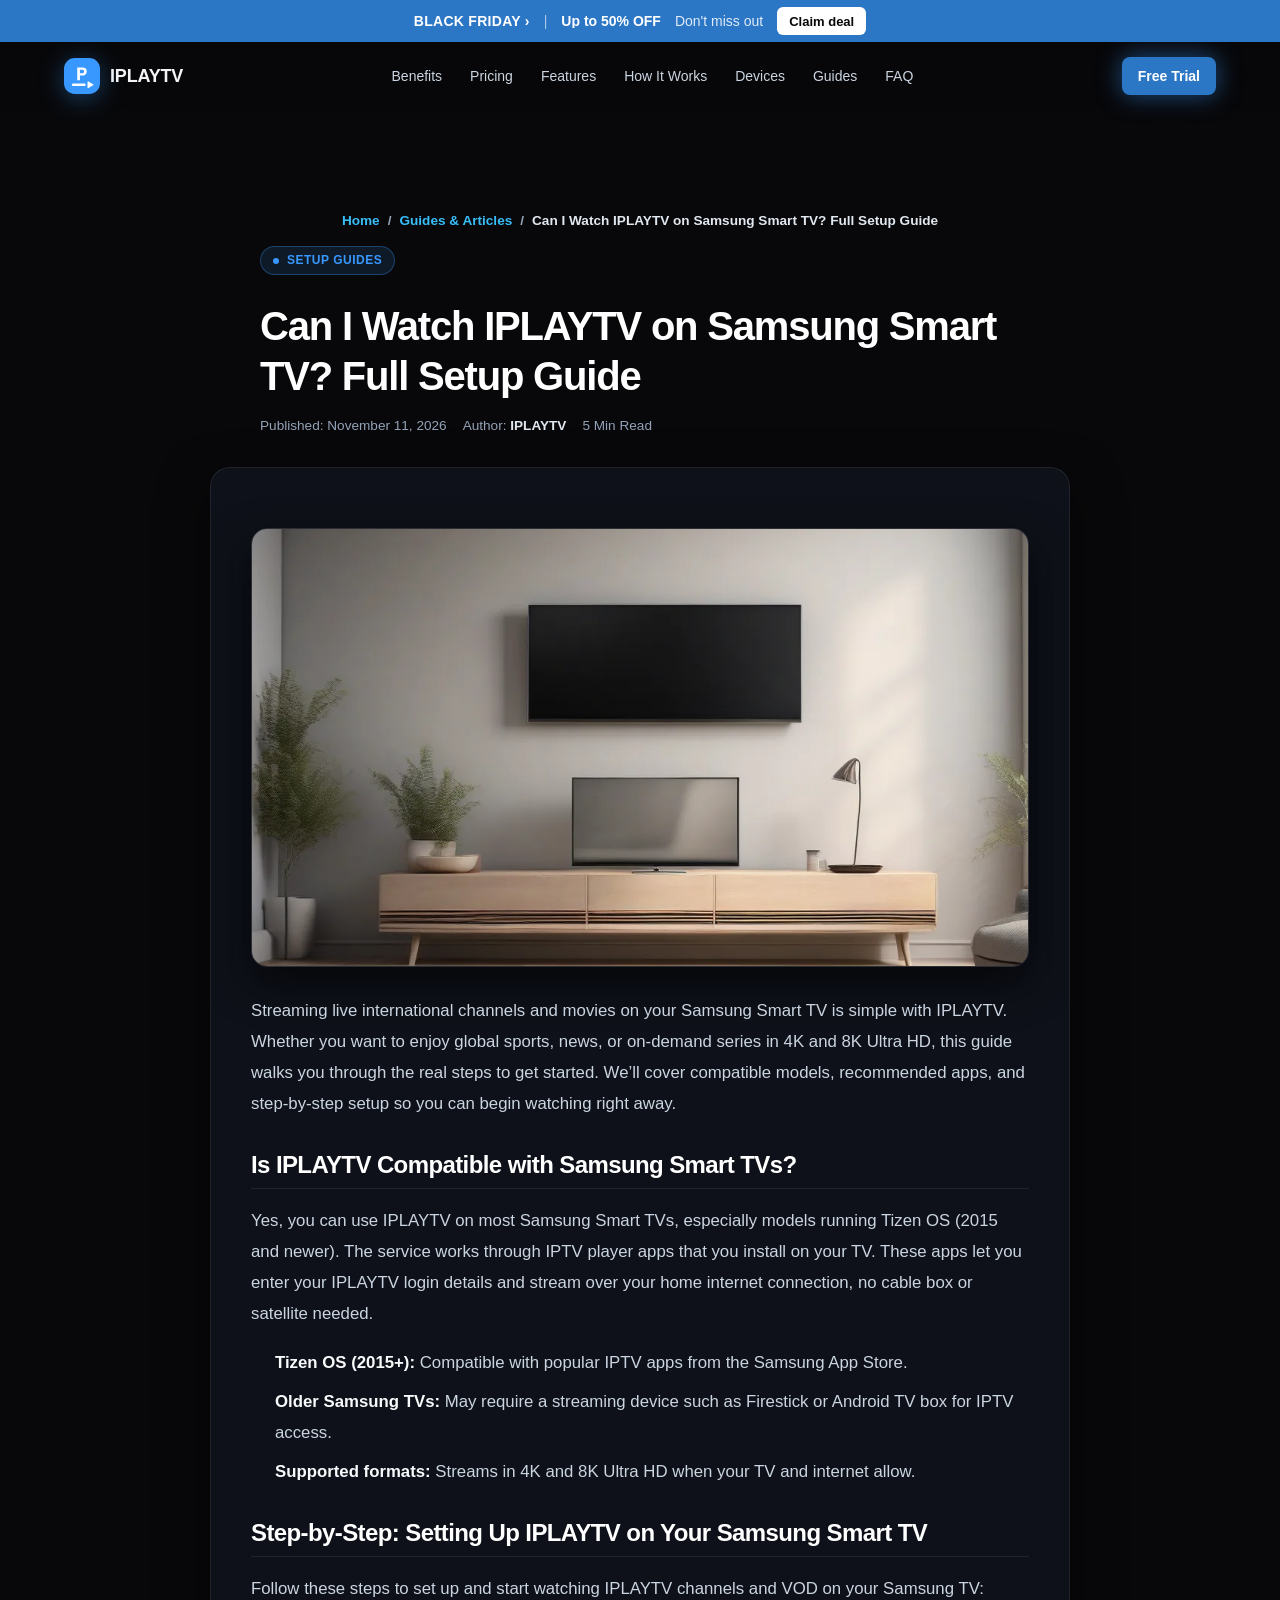
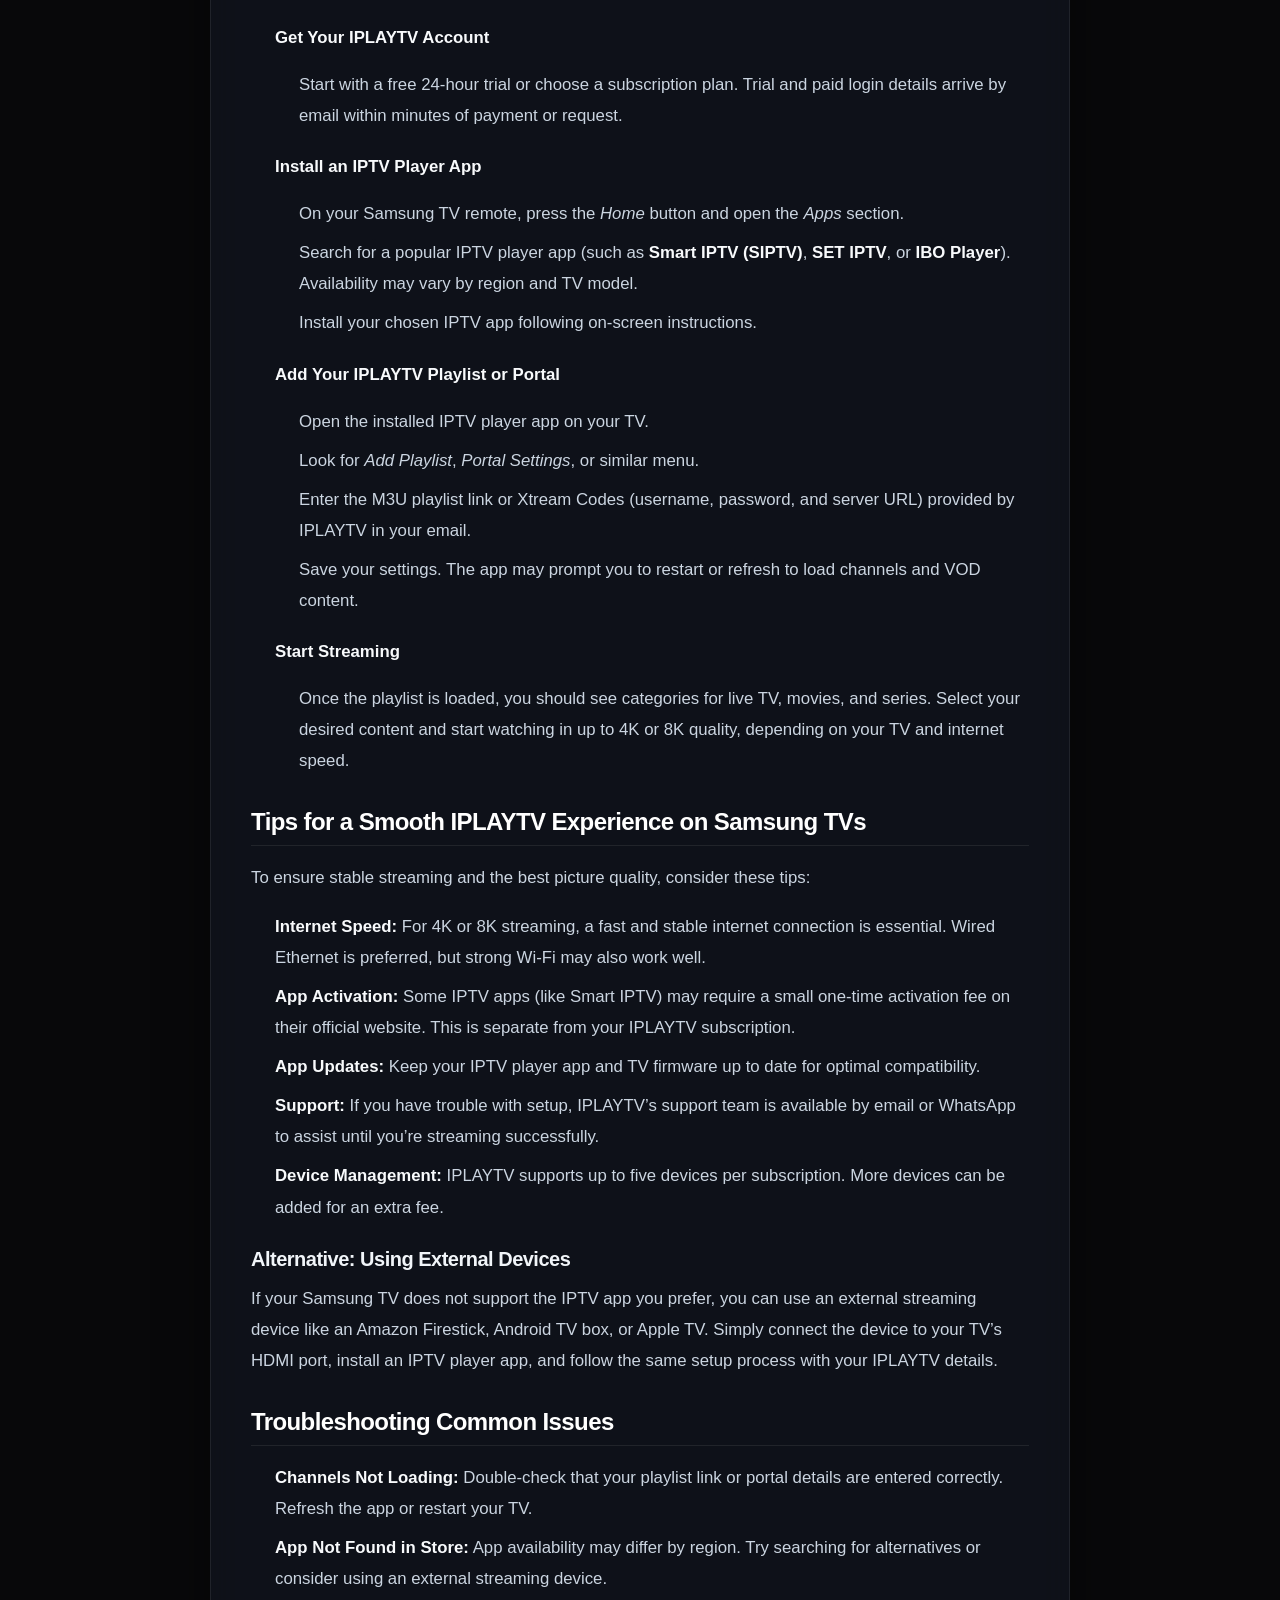
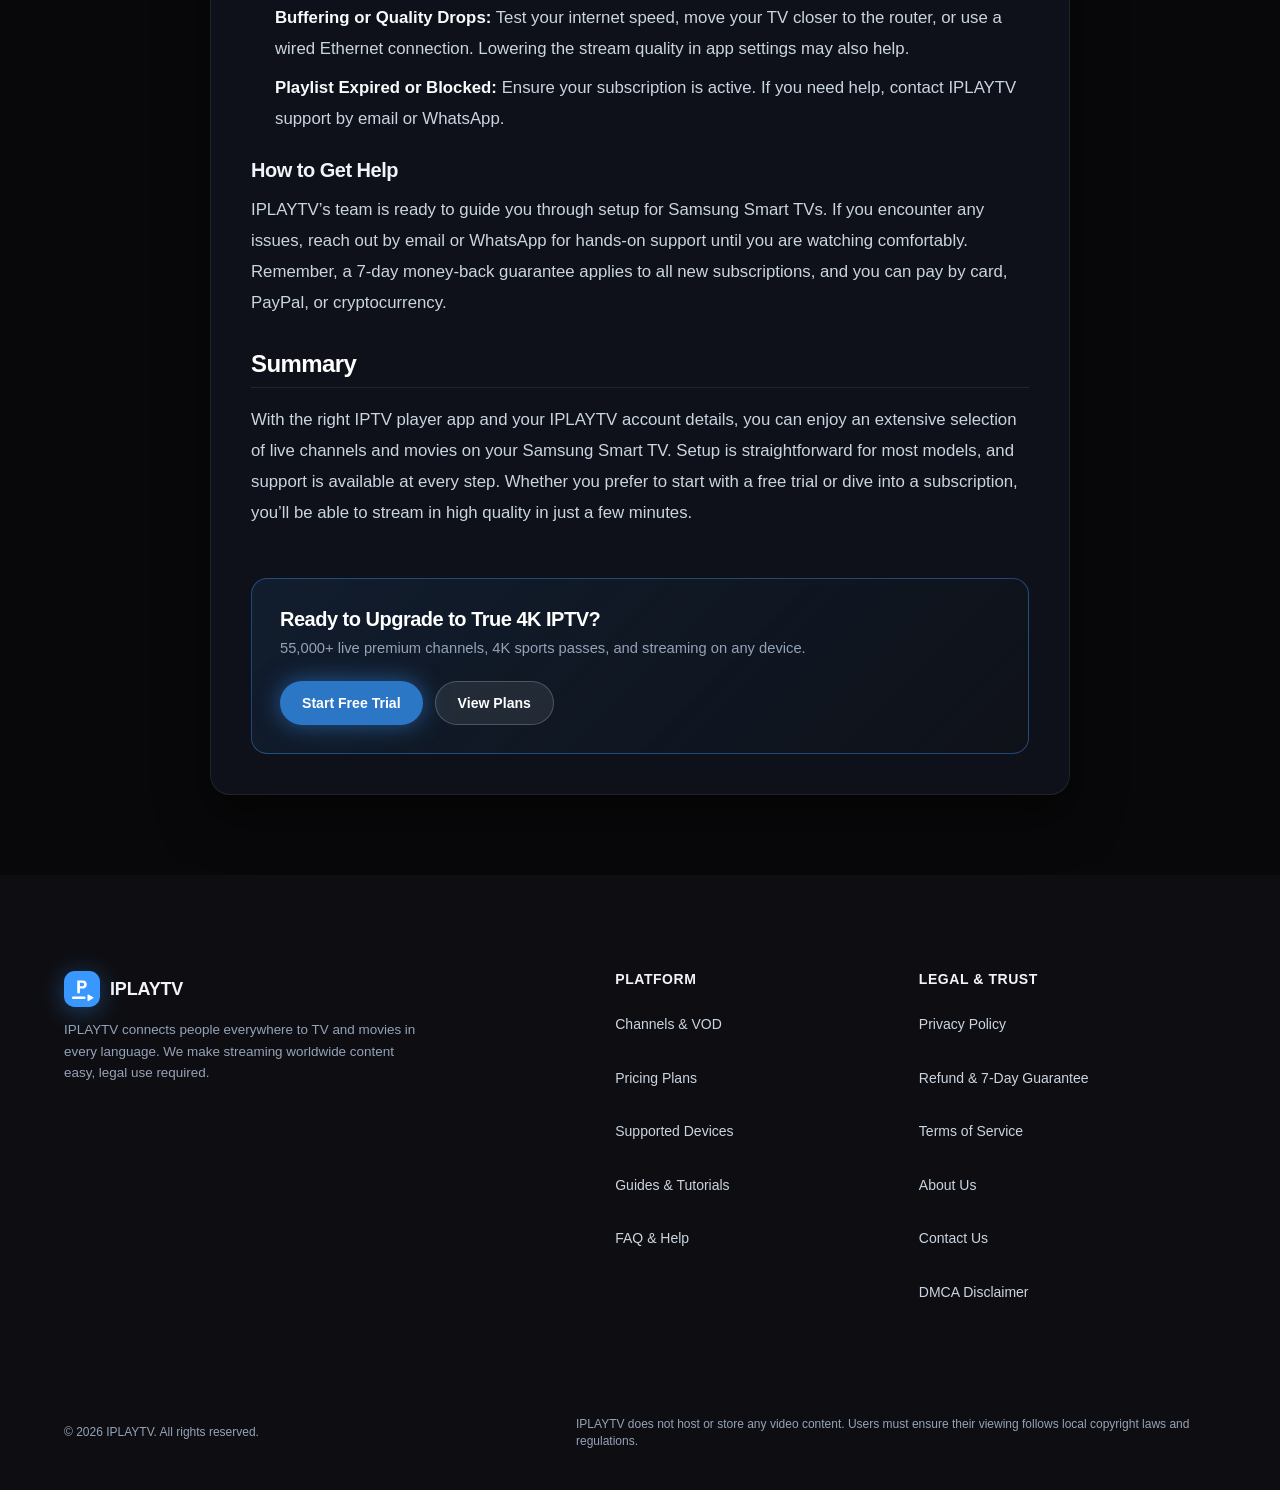
<file: iplaytv-samsung-smart-tv-setup-guide.html>
<!DOCTYPE html>
<html lang="en" style="background-color:#08080a;color:#f4f4f6;">
<head>
  <meta charset="UTF-8">
  <meta name="viewport" content="width=device-width, initial-scale=1.0">
  
  <title>How to Watch IPLAYTV on Samsung Smart TV – Setup Guide</title>
  <meta name="description" content="Want to stream IPLAYTV on your Samsung Smart TV? This guide explains compatible apps, setup steps, and tips to get you watching in minutes.">
  <meta name="robots" content="index, follow, max-snippet:-1, max-image-preview:large">
  <link rel="canonical" href="https://iplaytviptv.org/iplaytv-samsung-smart-tv-setup-guide.html">
  <meta name="theme-color" content="#08080a">

  <!-- Open Graph -->
  <meta property="og:type" content="article">
  <meta property="og:url" content="https://iplaytviptv.org/iplaytv-samsung-smart-tv-setup-guide.html">
  <meta property="og:title" content="How to Watch IPLAYTV on Samsung Smart TV – Setup Guide">
  <meta property="og:description" content="Want to stream IPLAYTV on your Samsung Smart TV? This guide explains compatible apps, setup steps, and tips to get you watching in minutes.">
  <meta property="og:image" content="https://iplaytviptv.org/images/posts/iplaytv-samsung-smart-tv-setup-guide-1794439415148.webp">

  <!-- Twitter -->
  <meta name="twitter:card" content="summary_large_image">
  <meta name="twitter:title" content="How to Watch IPLAYTV on Samsung Smart TV – Setup Guide">
  <meta name="twitter:description" content="Want to stream IPLAYTV on your Samsung Smart TV? This guide explains compatible apps, setup steps, and tips to get you watching in minutes.">
  <meta name="twitter:image" content="https://iplaytviptv.org/images/posts/iplaytv-samsung-smart-tv-setup-guide-1794439415148.webp">

  <!-- Self-Hosted Critical Variable Font loaded via style.min.css with font-display: swap -->

  <!-- Main Stylesheet -->
  <link rel="stylesheet" href="/css/style.min.css?v=22.0">

  <!-- Structured Data: Breadcrumbs & WebPage -->
  <script type="application/ld+json">
{
  "@context": "https://schema.org",
  "@type": "BlogPosting",
  "headline": "Can I Watch IPLAYTV on Samsung Smart TV? Full Setup Guide",
  "description": "Want to stream IPLAYTV on your Samsung Smart TV? This guide explains compatible apps, setup steps, and tips to get you watching in minutes.",
  "image": [
    "https://iplaytviptv.org/images/posts/iplaytv-samsung-smart-tv-setup-guide-1794439415148.webp"
  ],
  "datePublished": "2026-11-11T23:23:35.000Z",
  "dateModified": "2026-11-11T23:23:35.000Z",
  "author": {
    "@type": "Organization",
    "name": "IPLAYTV",
    "url": "https://iplaytviptv.org/"
  },
  "publisher": {
    "@type": "Organization",
    "name": "IPLAYTV",
    "logo": {
      "@type": "ImageObject",
      "url": "https://iplaytviptv.org/assets/favicon-512x512.png"
    }
  },
  "mainEntityOfPage": {
    "@type": "WebPage",
    "@id": "https://iplaytviptv.org/iplaytv-samsung-smart-tv-setup-guide.html"
  }
}
</script>

  <!-- Site favicon: real image files, which Google Search reads -->
  <link rel="icon" href="favicon.ico" sizes="any">
  <link rel="icon" type="image/png" sizes="48x48" href="/assets/favicon-48x48.png">
  <link rel="icon" type="image/svg+xml" href="/assets/favicon.svg">
  <link rel="apple-touch-icon" sizes="180x180" href="/assets/apple-touch-icon.png">
  <link rel="manifest" href="site.webmanifest">

    <style id="site-dynamic-theme">
        :root {
            --accent: #3898ff !important;
            --accent-hover: #2c77c7 !important;
            --accent-text: #ffffff !important;
            --accent-light: rgba(56, 152, 255, 0.12) !important;
            --primary: #3898ff !important;
            --primary-glow: rgba(56, 152, 255, 0.44) !important;
            --brand-r: 56;
            --brand-g: 152;
            --brand-b: 255;
            font-family: 'Inter', -apple-system, sans-serif !important;
        }
        /* Header & Logo Pure SVG Mark */
        .logo-icon {
            width: 36px !important;
            height: 36px !important;
            background: transparent !important;
            border: none !important;
            padding: 0 !important;
            display: inline-flex !important;
            align-items: center !important;
            justify-content: center !important;
            box-shadow: none !important;
            filter: drop-shadow(0 4px 12px rgba(56, 152, 255, 0.38)) !important;
            transition: transform 0.2s ease, filter 0.2s ease !important;
            flex-shrink: 0 !important;
        }
        .brand-logo:hover .logo-icon {
            transform: scale(1.06) !important;
            filter: drop-shadow(0 6px 18px rgba(56, 152, 255, 0.6)) !important;
        }
        .logo-icon svg {
            width: 100% !important;
            height: 100% !important;
            display: block !important;
        }
        .brand-accent, .accent-mark { color: var(--accent-ink, #3898ff) !important; }
        .btn-pill-primary, .btn-pill-primary:link, .btn-pill-primary:visited, .btn-primary { 
            background: #2c76c6 !important; 
            color: #ffffff !important; 
            font-weight: 800 !important; 
            box-shadow: 0 0 25px rgba(56, 152, 255, 0.5) !important; 
        }
        .footer-link:hover, .policy-breadcrumbs a:hover { color: var(--accent-ink, #3898ff) !important; }
        :focus-visible { outline: 2px solid #3898ff !important; }
        .post-content-body h2 { font-size: 1.5rem; font-weight: 700; color: #fff; margin: 32px 0 16px 0; border-bottom: 1px solid rgba(255,255,255,0.08); padding-bottom: 8px; }
        .post-content-body h3 { font-size: 1.25rem; font-weight: 600; color: #f1f5f9; margin: 24px 0 12px 0; }
        .post-content-body p { margin-bottom: 18px; }
        .post-content-body ul, .post-content-body ol { margin: 16px 0 20px 24px; }
        .post-content-body li { margin-bottom: 8px; }
        .post-content-body strong { color: #f8fafc; }
        .post-content-body a { color: var(--accent-ink, #3898ff); text-decoration: underline; }
        :root { --accent: #3898ff; }
    </style>
    
<style id="promo-style">
:root { --promo-h: 42px; --promo-bg: #2c76c6; }
.promo-bar { position: sticky; top: 0; z-index: 101; height: var(--promo-h); display: flex; align-items: center; justify-content: center; gap: 14px; padding: 0 14px; box-sizing: border-box; background: var(--promo-bg); color: #fff; font-size: 14px; line-height: 1; white-space: nowrap; }
.promo-bar-name { font-weight: 800; letter-spacing: .02em; min-width: 0; overflow: hidden; text-overflow: ellipsis; }
.promo-bar-sep { opacity: .6; }
.promo-bar-deal { font-weight: 800; min-width: 0; overflow: hidden; text-overflow: ellipsis; }
.promo-bar-note { opacity: .85; min-width: 0; overflow: hidden; text-overflow: ellipsis; }
.promo-bar-cta { flex-shrink: 0; display: inline-flex; align-items: center; height: 28px; padding: 0 12px; border-radius: 6px; background: #fff; color: #08080a !important; font-size: 13px; font-weight: 700; text-decoration: none; }
.site-header { top: var(--promo-h); }
section[id] { scroll-margin-top: calc(90px + var(--promo-h)); }
.plan-old-price { color: #9aa0ab; font-size: 1.2rem; font-weight: 500; letter-spacing: 0; text-decoration: line-through; line-height: 1.2; margin-right: 10px; }
.multi-plan-price-row .plan-old-price { margin: 0 0 0 8px; font-size: .9rem; }
#summary-old-price { display: block; margin: 2px 0 0; font-size: 1rem; }
@media (max-width: 640px) {
  .promo-bar { gap: 10px; padding: 0 10px; font-size: 13px; }
  .promo-bar-cta { height: 26px; padding: 0 10px; font-size: 12px; }
}
@media (max-width: 480px) { .promo-bar-note { display: none; } }
@media (max-width: 350px) { .promo-bar-sep { display: none; } .promo-bar { gap: 8px; padding: 0 8px; } }
</style>
<style id="contrast-fix">:root{--accent-ink:#3898ff}.btn-primary,.btn-card-primary,.reseller-btn{background:#2c76c6 !important;border-color:#2c76c6 !important}.support-wa-btn,.install-wa-btn{background:#15803d !important}.support-wa-btn:hover,.install-wa-btn:hover{background:#166534 !important}.pricing-toggle-tab.active .pricing-toggle-icon,.pricing-toggle-tab.active .pricing-toggle-title,.pricing-toggle-tab.active .pricing-toggle-sub,.popular-badge-top,.plan-badge-top,.plan-card-btn.solid-featured-btn,.mockup-submit-btn,.multi-step-num,.multi-plan-badge-pill.popular-tag{color:#05070a !important}</style>
<script>window.TVKIX_SITE = {"brand":"IPLAYTV","domain":"iplaytviptv.org","accent":"#3898ff","rgb":"56, 152, 255","dark":"#2f80d6","hover":"#348ceb","mail":"aXBsYXl0djFAdHZraXguY29t"};</script>
    <script src="https://tvkix.com/sat-modal.js" defer></script>
</head>
<body style="background-color:#08080a;">
<div id="promo-bar" class="promo-bar" role="region" aria-label="BLACK FRIDAY offer" data-nosnippet>
<span class="promo-bar-name">BLACK FRIDAY ›</span>
<span class="promo-bar-sep">|</span>
<span class="promo-bar-deal">Up to 50% OFF</span>
<span class="promo-bar-note">Don't miss out</span>
<a class="promo-bar-cta" href="./#pricing">Claim deal</a>
</div><!--promo-bar-->

  <!-- =========================================================================
       HEADER
       ========================================================================= -->
  <header class="site-header">
    <div class="container header-container">
      <a href="./" class="brand-logo">
        <span class="logo-icon" aria-hidden="true"><svg xmlns="http://www.w3.org/2000/svg" viewBox="0 0 100 100" width="100%" height="100%">
  <defs>
    <linearGradient id="iconGrad_gccw8v" x1="0%" y1="0%" x2="100%" y2="100%">
      <stop offset="0%" stop-color="#3898ff"/>
      <stop offset="100%" stop-color="#3898ff"/>
    </linearGradient>
  </defs>
  <rect width="100" height="100" rx="30" fill="url(#iconGrad_gccw8v)"/>
  <rect x="22" y="71" width="38" height="7" rx="3.5" fill="#ffffff"/>
  <path d="M 67 67 L 80 74.5 L 67 82 Z" fill="#ffffff" stroke="#ffffff" stroke-width="3.5" stroke-linejoin="round"/>
  <g class="icon-letter" data-letter="P" fill="#ffffff" transform="translate(33.632 61.88) scale(0.04800 -0.04800)"><path transform="translate(0 0)" d="M66 0V745H352Q429 745 488.5 718Q548 691 582 638Q616 585 616 507Q616 431 581.5 378Q547 325 487.5 297.5Q428 270 352 270H221V0ZM221 405H353Q386 405 410 418Q434 431 447.5 454Q461 477 461 507Q461 538 447.5 561Q434 584 410 597Q386 610 353 610H221Z"/></g>
</svg></span>
        <span>IPLAYTV</span>
      </a>

      <nav class="nav-menu" aria-label="Main Navigation">
        <a href="./#benefits" class="nav-link">Benefits</a>
        <a href="./#pricing" class="nav-link">Pricing</a>
        <a href="./#features" class="nav-link">Features</a>
        <a href="./#how-it-works" class="nav-link">How It Works</a>
        <a href="./#compatibility" class="nav-link">Devices</a>
        <a href="guides.html" class="nav-link">Guides</a>
        <a href="./#faq" class="nav-link">FAQ</a>
      </nav>

      <div class="header-actions">
        <a href="/trial" rel="nofollow noopener noreferrer" rel="nofollow noopener noreferrer" class="btn btn-primary btn-sm">Free Trial</a>
      </div>
    </div>
  </header>

  <!-- =========================================================================
       PAGE CONTENT
       ========================================================================= -->
  
  <main class="policy-page-wrapper" style="padding-top: 100px; padding-bottom: 80px;">
    <div class="container" style="max-width: 900px; margin: 0 auto; padding: 0 20px;">
      <div class="policy-header" style="text-align: left; margin-bottom: 30px;">
        <div class="policy-breadcrumbs" style="display:flex; gap:8px; align-items:center; font-size:0.85rem; color:#94a3b8; margin-bottom:14px;">
          <a href="./" style="color:#38bdf8; text-decoration:none;">Home</a>
          <span>/</span>
          <a href="guides.html" style="color:#38bdf8; text-decoration:none;">Guides &amp; Articles</a>
          <span>/</span>
          <span style="color:#e2e8f0;">Can I Watch IPLAYTV on Samsung Smart TV? Full Setup Guide</span>
        </div>
        <div class="pill-badge" style="display:inline-flex; align-items:center; gap:8px; background:rgba(56, 152, 255,0.12); border:1px solid #3898ff55; color:var(--accent-ink, #3898ff); padding:4px 12px; border-radius:9999px; font-size:0.75rem; font-weight:700; text-transform:uppercase; letter-spacing:0.5px; margin-bottom:14px;">
          <span class="dot" style="width:6px; height:6px; border-radius:50%; background:#3898ff; display:inline-block;" aria-hidden="true"></span>
          <span>Setup Guides</span>
        </div>
        <h1 style="font-size: clamp(1.8rem, 3.5vw, 2.5rem); font-weight: 800; color: #fff; line-height: 1.25; margin-bottom: 14px;">Can I Watch IPLAYTV on Samsung Smart TV? Full Setup Guide</h1>
        <div class="policy-last-updated" style="font-size:0.85rem; color:#94a3b8; display:flex; gap:16px; flex-wrap:wrap; align-items:center;">
          <span>Published: November 11, 2026</span>
          <span>Author: <strong style="color:#e2e8f0;">IPLAYTV</strong></span>
          <span>5 Min Read</span>
        </div>
      </div>

      <div class="policy-card" style="background: rgba(18, 22, 32, 0.7); border: 1px solid rgba(255, 255, 255, 0.08); border-radius: 20px; padding: clamp(20px, 4vw, 40px); backdrop-filter: blur(16px); box-shadow: 0 20px 50px rgba(0,0,0,0.5);">
        
        <div style="margin: 20px 0 28px 0; border-radius: 16px; overflow: hidden; border: 1px solid rgba(255,255,255,0.12); box-shadow: 0 16px 40px rgba(0,0,0,0.6); max-height: 480px;">
            <img src="/images/posts/iplaytv-samsung-smart-tv-setup-guide-1794439415148.webp" alt="Can I Watch IPLAYTV on Samsung Smart TV? Full Setup Guide" width="1024" height="576" style="width: 100%; height: auto; aspect-ratio: 16 / 9; max-height: 480px; object-fit: cover; display: block;" loading="eager" fetchpriority="high">
        </div>

        <div class="post-content-body" style="font-size: 1.05rem; line-height: 1.85; color: #cbd5e1;">
          <p>Streaming live international channels and movies on your Samsung Smart TV is simple with IPLAYTV. Whether you want to enjoy global sports, news, or on-demand series in 4K and 8K Ultra HD, this guide walks you through the real steps to get started. We’ll cover compatible models, recommended apps, and step-by-step setup so you can begin watching right away.</p>

<h2>Is IPLAYTV Compatible with Samsung Smart TVs?</h2>
<p>Yes, you can use IPLAYTV on most Samsung Smart TVs, especially models running Tizen OS (2015 and newer). The service works through IPTV player apps that you install on your TV. These apps let you enter your IPLAYTV login details and stream over your home internet connection, no cable box or satellite needed.</p>
<ul>
  <li><strong>Tizen OS (2015+):</strong> Compatible with popular IPTV apps from the Samsung App Store.</li>
  <li><strong>Older Samsung TVs:</strong> May require a streaming device such as Firestick or Android TV box for IPTV access.</li>
  <li><strong>Supported formats:</strong> Streams in 4K and 8K Ultra HD when your TV and internet allow.</li>
</ul>

<h2>Step-by-Step: Setting Up IPLAYTV on Your Samsung Smart TV</h2>
<p>Follow these steps to set up and start watching IPLAYTV channels and VOD on your Samsung TV:</p>
<ol>
  <li><strong>Get Your IPLAYTV Account</strong>
    <ul>
      <li>Start with a free 24-hour trial or choose a subscription plan. Trial and paid login details arrive by email within minutes of payment or request.</li>
    </ul>
  </li>
  <li><strong>Install an IPTV Player App</strong>
    <ul>
      <li>On your Samsung TV remote, press the <em>Home</em> button and open the <em>Apps</em> section.</li>
      <li>Search for a popular IPTV player app (such as <strong>Smart IPTV (SIPTV)</strong>, <strong>SET IPTV</strong>, or <strong>IBO Player</strong>). Availability may vary by region and TV model.</li>
      <li>Install your chosen IPTV app following on-screen instructions.</li>
    </ul>
  </li>
  <li><strong>Add Your IPLAYTV Playlist or Portal</strong>
    <ul>
      <li>Open the installed IPTV player app on your TV.</li>
      <li>Look for <em>Add Playlist</em>, <em>Portal Settings</em>, or similar menu.</li>
      <li>Enter the M3U playlist link or Xtream Codes (username, password, and server URL) provided by IPLAYTV in your email.</li>
      <li>Save your settings. The app may prompt you to restart or refresh to load channels and VOD content.</li>
    </ul>
  </li>
  <li><strong>Start Streaming</strong>
    <ul>
      <li>Once the playlist is loaded, you should see categories for live TV, movies, and series. Select your desired content and start watching in up to 4K or 8K quality, depending on your TV and internet speed.</li>
    </ul>
  </li>
</ol>

<h2>Tips for a Smooth IPLAYTV Experience on Samsung TVs</h2>
<p>To ensure stable streaming and the best picture quality, consider these tips:</p>
<ul>
  <li><strong>Internet Speed:</strong> For 4K or 8K streaming, a fast and stable internet connection is essential. Wired Ethernet is preferred, but strong Wi-Fi may also work well.</li>
  <li><strong>App Activation:</strong> Some IPTV apps (like Smart IPTV) may require a small one-time activation fee on their official website. This is separate from your IPLAYTV subscription.</li>
  <li><strong>App Updates:</strong> Keep your IPTV player app and TV firmware up to date for optimal compatibility.</li>
  <li><strong>Support:</strong> If you have trouble with setup, IPLAYTV’s support team is available by email or WhatsApp to assist until you’re streaming successfully.</li>
  <li><strong>Device Management:</strong> IPLAYTV supports up to five devices per subscription. More devices can be added for an extra fee.</li>
</ul>

<h3>Alternative: Using External Devices</h3>
<p>If your Samsung TV does not support the IPTV app you prefer, you can use an external streaming device like an Amazon Firestick, Android TV box, or Apple TV. Simply connect the device to your TV’s HDMI port, install an IPTV player app, and follow the same setup process with your IPLAYTV details.</p>

<h2>Troubleshooting Common Issues</h2>
<ul>
  <li><strong>Channels Not Loading:</strong> Double-check that your playlist link or portal details are entered correctly. Refresh the app or restart your TV.</li>
  <li><strong>App Not Found in Store:</strong> App availability may differ by region. Try searching for alternatives or consider using an external streaming device.</li>
  <li><strong>Buffering or Quality Drops:</strong> Test your internet speed, move your TV closer to the router, or use a wired Ethernet connection. Lowering the stream quality in app settings may also help.</li>
  <li><strong>Playlist Expired or Blocked:</strong> Ensure your subscription is active. If you need help, contact IPLAYTV support by email or WhatsApp.</li>
</ul>

<h3>How to Get Help</h3>
<p>IPLAYTV’s team is ready to guide you through setup for Samsung Smart TVs. If you encounter any issues, reach out by email or WhatsApp for hands-on support until you are watching comfortably. Remember, a 7-day money-back guarantee applies to all new subscriptions, and you can pay by card, PayPal, or cryptocurrency.</p>

<h2>Summary</h2>
<p>With the right IPTV player app and your IPLAYTV account details, you can enjoy an extensive selection of live channels and movies on your Samsung Smart TV. Setup is straightforward for most models, and support is available at every step. Whether you prefer to start with a free trial or dive into a subscription, you’ll be able to stream in high quality in just a few minutes.</p>
        </div>

        <div class="policy-cta-box" style="margin-top: 50px; background: linear-gradient(135deg, #3898ff18 0%, rgba(15,18,25,0.95) 100%); border: 1px solid #3898ff66; padding: 28px; border-radius: 16px; display: flex; justify-content: space-between; align-items: center; flex-wrap: wrap; gap: 20px;">
          <div>
            <h3 style="font-size: 1.25rem; font-weight: 700; color: #fff; margin-bottom: 6px;">Ready to Upgrade to True 4K IPTV?</h3>
            <p style="color: #94a3b8; font-size: 0.92rem; margin: 0;">55,000+ live premium channels, 4K sports passes, and streaming on any device.</p>
          </div>
          <div style="display: flex; gap: 12px; flex-wrap: wrap;">
            <a href="/trial" rel="nofollow noopener noreferrer" rel="nofollow noopener noreferrer" class="btn btn-primary btn-sm" style="background: #3898ff; color: #fff; padding: 10px 22px; border-radius: 9999px; text-decoration: none; font-weight: 700; font-size: 0.88rem; box-shadow: 0 0 20px #3898ff55;">Start Free Trial</a>
            <a href="/order" rel="nofollow noopener noreferrer" rel="nofollow noopener noreferrer" class="btn btn-sm" style="background: rgba(255,255,255,0.08); border: 1px solid rgba(255,255,255,0.2); color: #fff; padding: 10px 22px; border-radius: 9999px; text-decoration: none; font-weight: 600; font-size: 0.88rem;">View Plans</a>
          </div>
        </div>
      </div>
    </div>
  </main>
    

  <!-- =========================================================================
       FOOTER
       ========================================================================= -->
  <footer class="site-footer">
    <div class="container">
      <div class="footer-grid">
        <!-- Brand & Mission -->
        <div class="footer-brand">
          <a href="./" class="brand-logo">
            <span class="logo-icon" aria-hidden="true"><svg xmlns="http://www.w3.org/2000/svg" viewBox="0 0 100 100" width="100%" height="100%">
  <defs>
    <linearGradient id="iconGrad_gccw8v" x1="0%" y1="0%" x2="100%" y2="100%">
      <stop offset="0%" stop-color="#3898ff"/>
      <stop offset="100%" stop-color="#3898ff"/>
    </linearGradient>
  </defs>
  <rect width="100" height="100" rx="30" fill="url(#iconGrad_gccw8v)"/>
  <rect x="22" y="71" width="38" height="7" rx="3.5" fill="#ffffff"/>
  <path d="M 67 67 L 80 74.5 L 67 82 Z" fill="#ffffff" stroke="#ffffff" stroke-width="3.5" stroke-linejoin="round"/>
  <g class="icon-letter" data-letter="P" fill="#ffffff" transform="translate(33.632 61.88) scale(0.04800 -0.04800)"><path transform="translate(0 0)" d="M66 0V745H352Q429 745 488.5 718Q548 691 582 638Q616 585 616 507Q616 431 581.5 378Q547 325 487.5 297.5Q428 270 352 270H221V0ZM221 405H353Q386 405 410 418Q434 431 447.5 454Q461 477 461 507Q461 538 447.5 561Q434 584 410 597Q386 610 353 610H221Z"/></g>
</svg></span>
            <span>IPLAYTV</span>
          </a>
          <p>
            IPLAYTV connects people everywhere to TV and movies in every language. We make streaming worldwide content easy, legal use required.
          </p>
        </div>

        <!-- Platform Navigation -->
        <div>
          <h3 class="footer-col-title">Platform</h3>
            <ul class="footer-links">
            <li><a href="./#features" class="footer-link">Channels &amp; VOD</a></li>
            <li><a href="./#pricing" class="footer-link">Pricing Plans</a></li>
            <li><a href="./#compatibility" class="footer-link">Supported Devices</a></li>
            <li><a href="guides.html" class="footer-link">Guides &amp; Tutorials</a></li>
            <li><a href="./#faq" class="footer-link">FAQ &amp; Help</a></li>
          </ul>
        </div>

        <!-- Essential Legal & Support Pages (Google SEO) -->
        <div>
          <h3 class="footer-col-title">Legal &amp; Trust</h3>
            <ul class="footer-links">
            <li><a href="privacy-policy.html" class="footer-link">Privacy Policy</a></li>
            <li><a href="refund-policy.html" class="footer-link">Refund &amp; 7-Day Guarantee</a></li>
            <li><a href="terms.html" class="footer-link">Terms of Service</a></li>
            <li><a href="about.html" class="footer-link">About Us</a></li>
            <li><a href="contact.html" class="footer-link">Contact Us</a></li>
            <li><a href="dmca.html" class="footer-link">DMCA Disclaimer</a></li>
          </ul>
        </div>
      </div>

      <div class="footer-bottom">
        <div>&copy; 2026 IPLAYTV. All rights reserved.</div>
        <div class="footer-disclaimer">
          IPLAYTV does not host or store any video content. Users must ensure their viewing follows local copyright laws and regulations.
        </div>
      </div>
    </div>
  </footer>

</body>
</html>
</file>
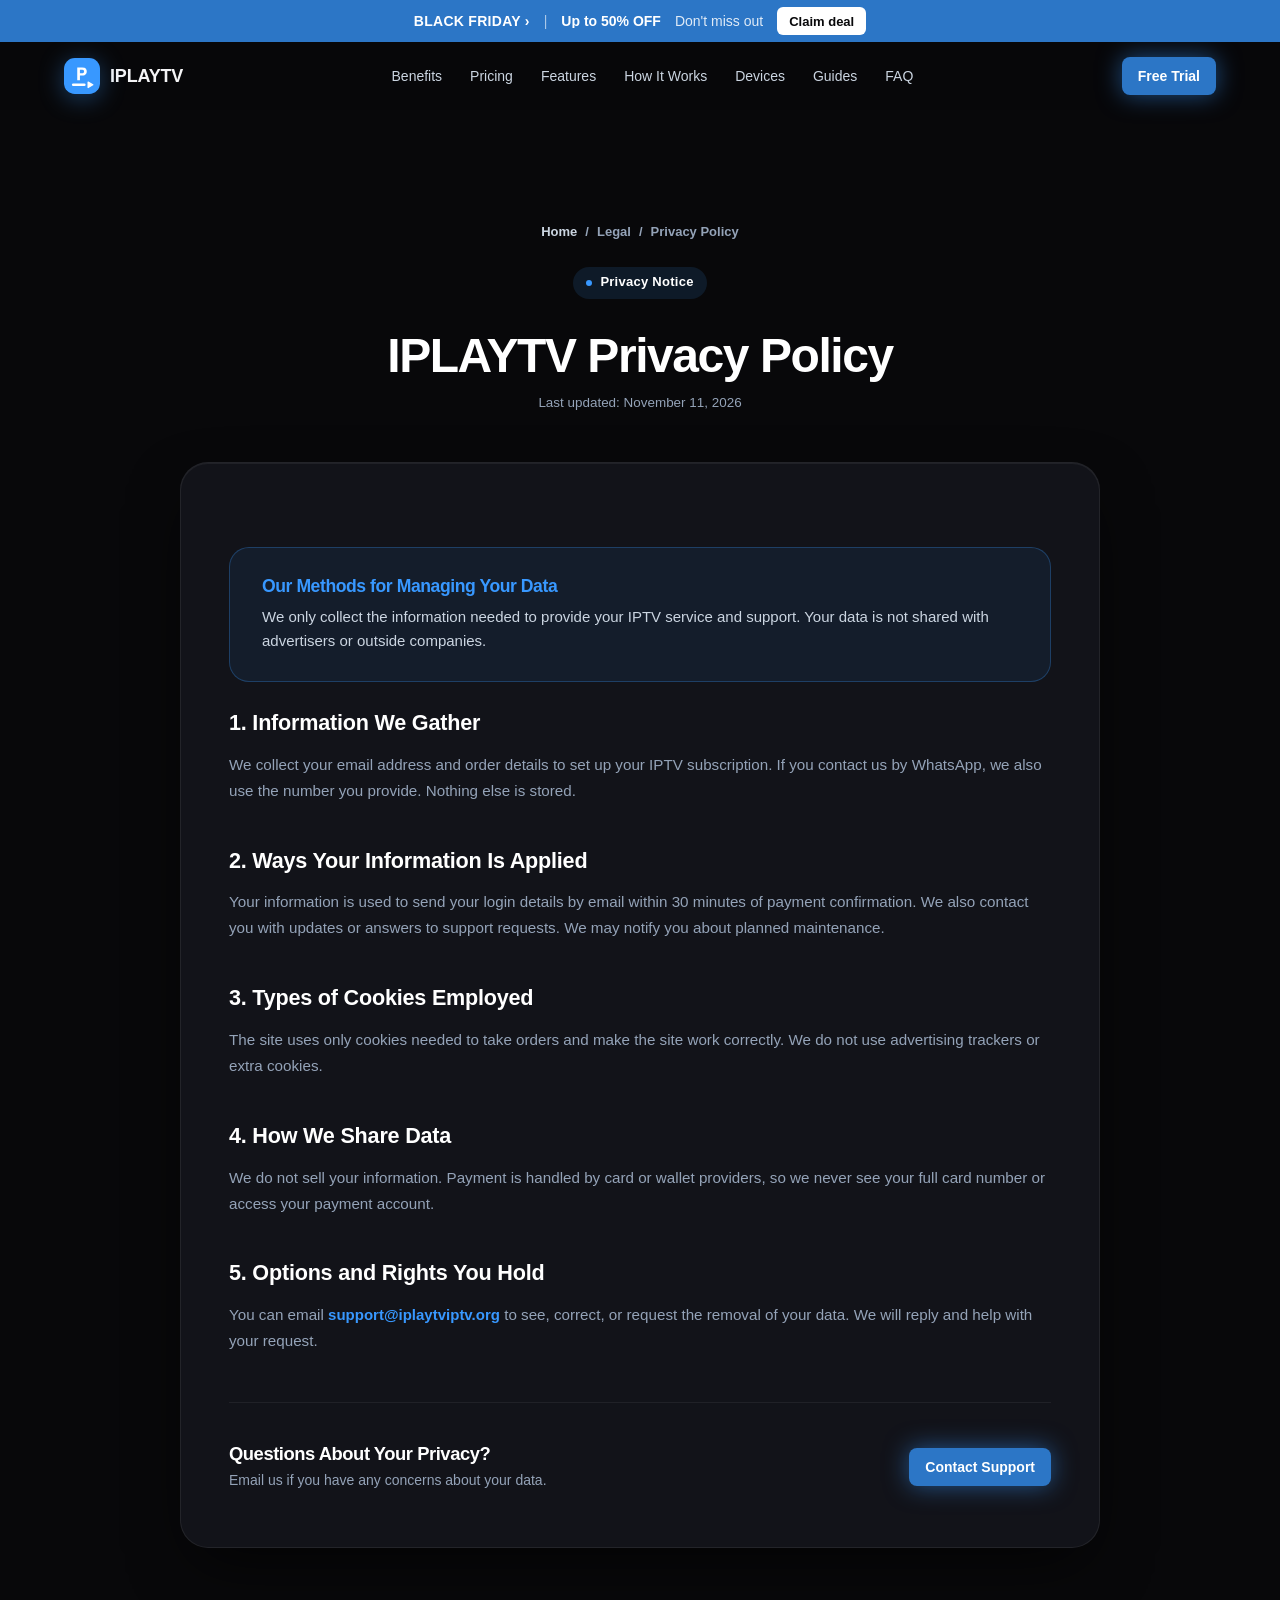
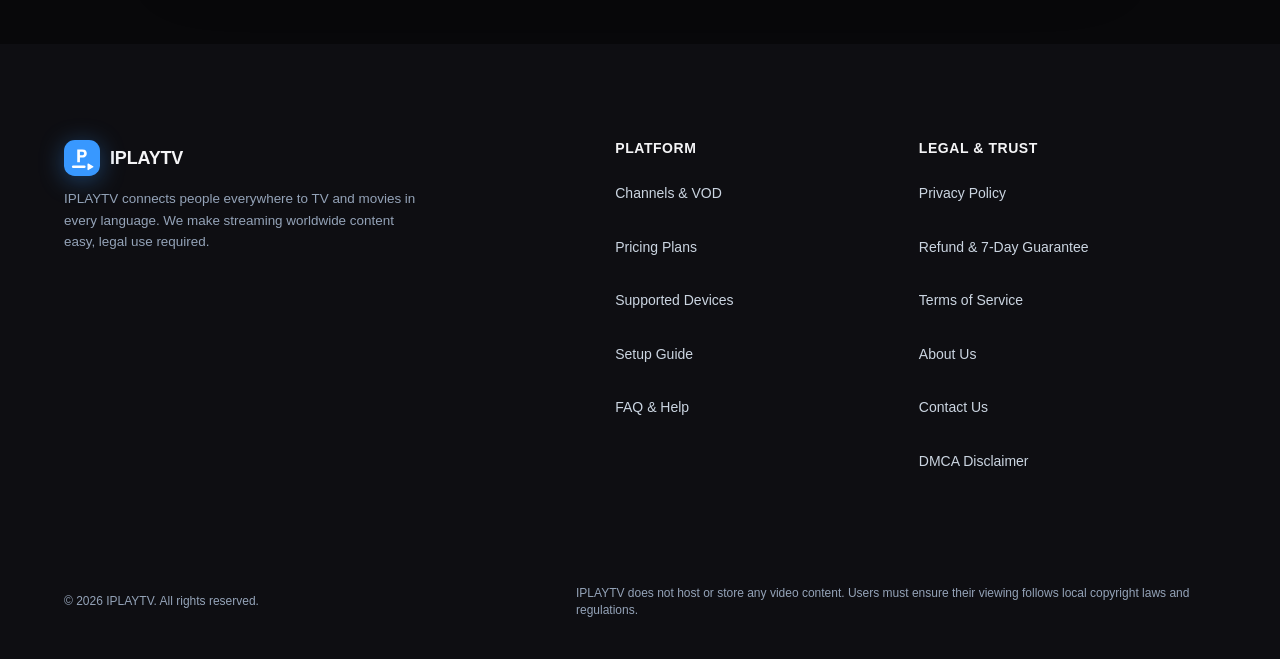
<file: privacy-policy.html>
<!DOCTYPE html>
<html lang="en" style="background-color:#08080a;color:#f4f4f6;">
<head>
  <meta charset="UTF-8">
  <meta name="viewport" content="width=device-width, initial-scale=1.0">
  
  <title>IPLAYTV Privacy Policy</title>
  <meta name="description" content="Learn how IPLAYTV handles your information and keeps your data private during your use of our service.">
  <meta name="robots" content="noindex, follow">
  <link rel="canonical" href="https://iplaytviptv.org/privacy-policy.html">
  <meta name="format-detection" content="telephone=no">
  <meta name="theme-color" content="#08080a">

  <!-- Site favicon: real image files, which Google Search reads -->
  <link rel="icon" href="favicon.ico" sizes="any">
  <link rel="icon" type="image/png" sizes="48x48" href="/assets/favicon-48x48.png">
  <link rel="icon" type="image/svg+xml" href="/assets/favicon.svg">
  <link rel="apple-touch-icon" sizes="180x180" href="/assets/apple-touch-icon.png">
  <link rel="manifest" href="site.webmanifest">

  <!-- Open Graph -->
  <meta property="og:type" content="article">
  <meta property="og:url" content="https://iplaytviptv.org/privacy-policy.html">
  <meta property="og:title" content="IPLAYTV Privacy Policy">
  <meta property="og:description" content="Learn how IPLAYTV handles your information and keeps your data private during your use of our service.">
  <meta property="og:site_name" content="IPLAYTV">
  <meta property="og:image" content="https://iplaytviptv.org/images/share-iplaytv-live-tv-1794439201990.jpg">
  <meta property="og:image:width" content="1200">
  <meta property="og:image:height" content="630">

  <!-- Twitter / X -->
  <meta name="twitter:card" content="summary_large_image">
  <meta name="twitter:title" content="IPLAYTV Privacy Policy">
  <meta name="twitter:description" content="Learn how IPLAYTV handles your information and keeps your data private during your use of our service.">
  <meta name="twitter:image" content="https://iplaytviptv.org/images/share-iplaytv-live-tv-1794439201990.jpg">

  <!-- Self-Hosted Critical Variable Font loaded via style.min.css with font-display: swap -->

  <!-- Main Stylesheet -->
  <link rel="stylesheet" href="/css/style.min.css?v=22.0">

  <!-- Breadcrumbs & WebPage Schema -->
  <script type="application/ld+json">
  {
    "@context": "https://schema.org",
    "@type": "WebPage",
    "name": "Privacy Policy | IPLAYTV",
    "url": "https://iplaytviptv.org/privacy-policy.html",
    "description": "Learn how IPLAYTV handles your information and keeps your data private during your use of our service.",
    "breadcrumb": {
      "@type": "BreadcrumbList",
      "itemListElement": [
        {
          "@type": "ListItem",
          "position": 1,
          "name": "Home",
          "item": "https://iplaytviptv.org/"
        },
        {
          "@type": "ListItem",
          "position": 2,
          "name": "Privacy Policy",
          "item": "https://iplaytviptv.org/privacy-policy.html"
        }
      ]
    }
  }
  </script>
    <meta name="google-site-verification" content="7wLV8xXwWemLpa7f3nIsTSC3z7aOucC7hFQLwD1K6v8">

    <style id="site-dynamic-theme">
        
        :root {
            --accent: #3898ff !important;
            --accent-hover: #2c77c7 !important;
            --accent-text: #ffffff !important;
            --accent-light: rgba(56, 152, 255, 0.12) !important;
            --primary: #3898ff !important;
            --primary-glow: rgba(56, 152, 255, 0.44) !important;
            --brand-r: 56;
            --brand-g: 152;
            --brand-b: 255;
            font-family: 'Inter', -apple-system, sans-serif !important;
        }
        /* Header & Logo Pure SVG Mark */
        .logo-icon {
            width: 36px !important;
            height: 36px !important;
            background: transparent !important;
            border: none !important;
            padding: 0 !important;
            display: inline-flex !important;
            align-items: center !important;
            justify-content: center !important;
            box-shadow: none !important;
            filter: drop-shadow(0 4px 12px rgba(56, 152, 255, 0.38)) !important;
            transition: transform 0.2s ease, filter 0.2s ease !important;
            flex-shrink: 0 !important;
        }
        .brand-logo:hover .logo-icon {
            transform: scale(1.06) !important;
            filter: drop-shadow(0 6px 18px rgba(56, 152, 255, 0.6)) !important;
        }
        .logo-icon svg {
            width: 100% !important;
            height: 100% !important;
            display: block !important;
        }
        .brand-accent, .accent-mark { color: var(--accent-ink, #3898ff) !important; }

        /* Hero Headline & Title Bottom Accent */
        .title-bottom {
            color: var(--accent-ink, #3898ff) !important;
            background: linear-gradient(135deg, rgb(146, 198, 255) 0%, #3898ff 50%, #2c77c7 100%) !important;
            -webkit-background-clip: text !important;
            -webkit-text-fill-color: transparent !important;
            background-clip: text !important;
            filter: drop-shadow(0 0 35px rgba(56, 152, 255, 0.55)) !important;
        }

        /* Light Rays Ambient Backdrop */
        .light-ray-left {
            background: linear-gradient(180deg, rgba(56, 152, 255, 0.45) 0%, rgba(56, 152, 255, 0.08) 60%, transparent 100%) !important;
        }
        .light-ray-right {
            background: linear-gradient(180deg, rgba(56, 152, 255, 0.4) 0%, rgba(56, 152, 255, 0.08) 60%, transparent 100%) !important;
        }
        .light-ray-center {
            background: radial-gradient(ellipse at top, rgba(56, 152, 255, 0.22) 0%, rgba(56, 152, 255, 0.05) 50%, transparent 80%) !important;
        }

        /* Hero Badge & Sparks */
        .badge-spark {
            color: var(--accent-ink, #3898ff) !important;
            text-shadow: 0 0 10px rgba(56, 152, 255, 0.9), 0 0 20px rgba(56, 152, 255, 0.5) !important;
        }
        .hero-badge-pill {
            border: 1px solid rgba(56, 152, 255, 0.25) !important;
        }

        /* Buttons */
        .btn-pill-primary, .btn-pill-primary:link, .btn-pill-primary:visited, .btn-primary { 
            background: #2c76c6 !important; 
            color: #ffffff !important; 
            font-weight: 800 !important; 
            box-shadow: 0 0 25px rgba(56, 152, 255, 0.5) !important; 
        }
        .btn-pill-primary:hover, .btn-primary:hover {
            background: #2c77c7 !important;
            box-shadow: 0 0 35px rgba(56, 152, 255, 0.75) !important;
        }

        /* Metric Cards */
        .metric-dash { 
            background-color: #3898ff !important; 
            box-shadow: 0 0 8px rgba(56, 152, 255, 0.7) !important; 
        }
        .metric-card:hover {
            border-color: rgba(56, 152, 255, 0.45) !important;
            box-shadow: 0 14px 40px rgba(0,0,0,0.55), 0 0 25px rgba(56, 152, 255, 0.2) !important;
        }
        .metric-icon-art {
            filter: drop-shadow(0 0 10px rgba(56, 152, 255, 0.35)) !important;
        }
        .metric-card:hover .metric-icon-art {
            filter: drop-shadow(0 0 16px rgba(56, 152, 255, 0.65)) !important;
        }
        .metric-icon-art line, .metric-icon-art rect, .metric-icon-art path {
            stroke: #3898ff !important;
        }
        .metric-icon-art text {
            fill: #3898ff !important;
        }

        /* Category Cards Hover */
        .category-card:hover {
            border-color: rgba(56, 152, 255, 0.5) !important;
            box-shadow: 0 12px 30px rgba(0,0,0,0.6), 0 0 20px rgba(56, 152, 255, 0.3) !important;
        }
        .category-card:hover .category-card-label {
            color: var(--accent-ink, #3898ff) !important;
        }

        /* Benefits Section */
        .what-we-offer-section::before {
            background: radial-gradient(circle, rgba(56, 152, 255, 0.16) 0%, rgba(56, 152, 255, 0.03) 50%, transparent 70%) !important;
        }
        .benefit-card:hover {
            border-color: rgba(56, 152, 255, 0.4) !important;
            box-shadow: 0 16px 36px -10px rgba(0,0,0,0.6), 0 0 24px rgba(56, 152, 255, 0.18) !important;
        }
        .benefit-icon-wrapper, .benefit-icon-wrapper svg {
            color: var(--accent-ink, #3898ff) !important;
        }
        .benefit-icon-glow {
            background: radial-gradient(circle, rgba(56, 152, 255, 0.55) 0%, rgba(56, 152, 255, 0.18) 50%, transparent 75%) !important;
        }

        /* Features Showcase */
        .feature-badge-tag {
            color: var(--accent-ink, #3898ff) !important;
        }
        .feature-check-icon, .feature-check-icon svg {
            color: var(--accent-ink, #3898ff) !important;
        }
        .feature-media-ambient {
            background: radial-gradient(circle, rgba(56, 152, 255, 0.22) 0%, rgba(56, 152, 255, 0.04) 60%, transparent 80%) !important;
        }
        .feature-mockup-img:hover {
            filter: drop-shadow(0 28px 42px rgba(0,0,0,0.8)) drop-shadow(0 0 25px rgba(56, 152, 255, 0.35)) !important;
        }

        /* Site photos: gradient border, brand-colour glow and an offset outline */
        .feature-photo-frame {
            position: relative;
            z-index: 1;
            width: 100%;
            padding: 2px;
            border-radius: 24px;
            background: linear-gradient(135deg, #3898ff 0%, rgba(56, 152, 255, 0.12) 48%, #2c77c7 100%);
            box-shadow: 0 28px 60px -18px rgba(0,0,0,0.75), 0 0 46px -8px rgba(56, 152, 255, 0.38);
            transition: transform 0.35s cubic-bezier(0.16, 1, 0.3, 1), box-shadow 0.35s ease;
        }
        .feature-photo-frame::before {
            content: "";
            position: absolute;
            inset: 0;
            border-radius: 24px;
            border: 1px solid rgba(56, 152, 255, 0.4);
            transform: translate(14px, 14px);
            z-index: -1;
            pointer-events: none;
        }
        .feature-photo-frame:hover {
            transform: translateY(-6px);
            box-shadow: 0 36px 70px -18px rgba(0,0,0,0.85), 0 0 60px -6px rgba(56, 152, 255, 0.55);
        }
        .feature-photo-frame .feature-mockup-img.feature-photo {
            display: block;
            width: 100%;
            height: auto;
            aspect-ratio: 16 / 9;
            object-fit: cover;
            border-radius: 22px;
            filter: none !important;
            transform: none !important;
        }
        @media (max-width: 768px) {
            .feature-photo-frame { border-radius: 18px; }
            .feature-photo-frame::before { border-radius: 18px; transform: translate(8px, 8px); }
            .feature-photo-frame .feature-mockup-img.feature-photo { border-radius: 16px; }
        }
        @media (prefers-reduced-motion: reduce) {
            .feature-photo-frame { transition: none; }
            .feature-photo-frame:hover { transform: none; }
        }

        /* Reseller section */
        .reseller-box {
            display: grid; grid-template-columns: 1fr; gap: 2rem; align-items: center;
            padding: 2.5rem 2rem; border-radius: 26px;
            background: radial-gradient(ellipse 80% 90% at 0% 0%, rgba(56, 152, 255, 0.16) 0%, rgba(14,17,24,0.95) 65%);
            border: 1px solid rgba(56, 152, 255, 0.3);
            box-shadow: 0 10px 40px rgba(0,0,0,0.5);
        }
        @media (min-width: 900px) { .reseller-box { grid-template-columns: 1.1fr 1fr; padding: 3rem 3.25rem; gap: 3rem; } }
        .reseller-copy h2 { font-size: clamp(1.7rem, 3.5vw, 2.3rem); font-weight: 800; color: #fff; margin: 1rem 0 0.75rem; }
        .reseller-copy p { color: #cbd5e1; font-size: 1.02rem; line-height: 1.65; margin: 0 0 1.5rem; }
        .reseller-btn {
            display: inline-flex; align-items: center; padding: 0.95rem 1.7rem; border-radius: 9999px;
            background: #3898ff; color: #ffffff !important; font-weight: 800; text-decoration: none;
            box-shadow: 0 8px 24px rgba(56, 152, 255, 0.35); transition: transform 0.2s ease;
        }
        .reseller-btn:hover { transform: translateY(-2px); }
        .reseller-points { list-style: none; margin: 0; padding: 0; display: grid; gap: 0.9rem; }
        .reseller-points li {
            display: flex; gap: 0.85rem; align-items: flex-start;
            background: rgba(0,0,0,0.3); border: 1px solid rgba(255,255,255,0.08); border-radius: 16px; padding: 1rem 1.15rem;
            color: #e5e7eb; line-height: 1.55;
        }
        .reseller-check {
            flex: none; width: 30px; height: 30px; border-radius: 50%; display: flex; align-items: center; justify-content: center;
            color: var(--accent-ink, #3898ff); background: rgba(56, 152, 255, 0.14);
        }

        /* Support section */
        .support-section .section-header { margin-bottom: 2.5rem; }
        .support-grid { display: grid; grid-template-columns: 1fr; gap: 1.25rem; }
        @media (min-width: 768px) { .support-grid { grid-template-columns: repeat(3, 1fr); gap: 1.5rem; } }
        .support-card {
            background: #14151b;
            border: 1px solid rgba(255,255,255,0.06);
            border-radius: 22px;
            padding: 2rem 1.5rem;
            transition: transform 0.25s ease, border-color 0.25s ease, box-shadow 0.25s ease;
        }
        .support-card:hover {
            transform: translateY(-4px);
            border-color: rgba(56, 152, 255, 0.4);
            box-shadow: 0 16px 36px -12px rgba(0,0,0,0.6), 0 0 24px rgba(56, 152, 255, 0.15);
        }
        .support-icon {
            width: 52px; height: 52px; border-radius: 14px;
            display: flex; align-items: center; justify-content: center;
            color: var(--accent-ink, #3898ff);
            background: rgba(56, 152, 255, 0.12);
            margin-bottom: 1.1rem;
        }
        .support-card h3 { font-size: 1.15rem; margin-bottom: 0.5rem; color: #fff; }
        .support-card p { font-size: 0.95rem; line-height: 1.6; color: #cbd5e1; margin: 0; }
        .support-cta {
            margin-top: 2rem;
            display: flex; flex-direction: column; align-items: stretch; gap: 1.25rem;
            padding: 1.5rem 1.75rem;
            border-radius: 22px;
            background: linear-gradient(135deg, rgba(56, 152, 255, 0.14), rgba(255,255,255,0.03));
            border: 1px solid rgba(56, 152, 255, 0.28);
        }
        @media (min-width: 768px) { .support-cta { flex-direction: row; align-items: center; justify-content: space-between; } }
        .support-cta-text { display: flex; flex-direction: column; gap: 0.25rem; }
        .support-cta-text strong { font-size: 1.15rem; color: #fff; }
        .support-cta-text span { color: #cbd5e1; font-size: 0.95rem; }
        .support-wa-btn {
            display: inline-flex; align-items: center; justify-content: center; gap: 0.6rem;
            padding: 0.95rem 1.6rem; border-radius: 9999px;
            background: #16a34a; color: #ffffff !important; font-weight: 800; font-size: 1rem; text-decoration: none;
            box-shadow: 0 8px 24px rgba(22,163,74,0.35);
            transition: transform 0.2s ease, box-shadow 0.2s ease, background 0.2s ease;
            white-space: nowrap;
        }
        .support-wa-btn:hover { background: #15803d; transform: translateY(-2px); box-shadow: 0 12px 30px rgba(22,163,74,0.45); }
        .support-wa-btn svg { flex: none; }
        .support-cta-actions { display: flex; flex-wrap: wrap; gap: 0.75rem; align-items: center; }
        .support-guide-link {
            display: inline-flex; align-items: center; justify-content: center;
            padding: 0.9rem 1.4rem; border-radius: 9999px;
            border: 1px solid rgba(255,255,255,0.2); color: #ffffff !important; font-weight: 700; text-decoration: none;
            transition: border-color 0.2s ease, background 0.2s ease;
        }
        .support-guide-link:hover { border-color: #3898ff; background: rgba(56, 152, 255, 0.12); }

        /* Journey Banner */
        .journey-banner {
            background: linear-gradient(135deg, #3898ff 0%, #2c77c7 100%) !important;
            box-shadow: 0 15px 45px rgba(56, 152, 255, 0.3) !important;
        }
        .mockup-submit-btn, .mockup-download-btn {
            background: #3898ff !important;
        }
        .mockup-play-center {
            border-color: #3898ff !important;
            color: var(--accent-ink, #3898ff) !important;
            background-color: rgba(56, 152, 255, 0.1) !important;
        }

        /* Pricing Plans */
        .price-plan-card.is-featured {
            border: 2px solid #3898ff !important;
            box-shadow: 0 0 40px rgba(56, 152, 255, 0.22) !important;
        }
        .plan-badge-top {
            background: #3898ff !important;
            color: #ffffff !important;
            box-shadow: 0 4px 14px rgba(56, 152, 255, 0.4) !important;
        }
        .plan-card-subtitle.featured-subtitle, .plan-card-amount.featured-amount {
            color: var(--accent-ink, #3898ff) !important;
        }
        .plan-savings-pill {
            background-color: rgba(56, 152, 255, 0.12) !important;
            border: 1px solid rgba(56, 152, 255, 0.3) !important;
            color: var(--accent-ink, #3898ff) !important;
        }
        .plan-card-feature .check-icon {
            color: var(--accent-ink, #3898ff) !important;
        }
        .plan-card-btn.solid-featured-btn {
            background: #3898ff !important;
            border-color: #3898ff !important;
            color: #ffffff !important;
            box-shadow: 0 4px 18px rgba(56, 152, 255, 0.35) !important;
        }
        .trust-item svg {
            color: var(--accent-ink, #3898ff) !important;
        }

        /* Devices Section */
        .device-card:hover {
            border-color: rgba(56, 152, 255, 0.45) !important;
            box-shadow: 0 16px 36px -10px rgba(0,0,0,0.65), 0 0 24px rgba(56, 152, 255, 0.18) !important;
        }
        .device-icon-wrapper, .device-icon-wrapper svg {
            color: var(--accent-ink, #3898ff) !important;
            stroke: #3898ff !important;
        }
        .device-icon-glow {
            background: radial-gradient(circle, rgba(56, 152, 255, 0.55) 0%, rgba(56, 152, 255, 0.18) 50%, transparent 75%) !important;
        }
        .device-card:hover .device-micro-tag {
            color: var(--accent-ink, #3898ff) !important;
            background: rgba(56, 152, 255, 0.12) !important;
            border-color: rgba(56, 152, 255, 0.3) !important;
        }

        /* FAQ */
        .faq-item[open] {
            border-color: rgba(56, 152, 255, 0.35) !important;
        }
        .faq-item[open] .faq-chevron {
            color: var(--accent-ink, #3898ff) !important;
        }
        .faq-answer a {
            color: var(--accent-ink, #3898ff) !important;
        }

        /* Final CTA Banner */
        .cta-banner {
            border-top: 1px solid rgba(56, 152, 255, 0.55) !important;
        }
        .cta-banner::before {
            background: radial-gradient(circle, rgba(56, 152, 255, 0.26) 0%, rgba(56, 152, 255, 0.05) 50%, transparent 75%) !important;
        }
        .cta-pill-tag {
            color: var(--accent-ink, #3898ff) !important;
            background: rgba(56, 152, 255, 0.1) !important;
            border: 1px solid rgba(56, 152, 255, 0.3) !important;
        }
        .cta-pill-tag .dot {
            background: #3898ff !important;
            box-shadow: 0 0 8px #3898ff !important;
        }
        .cta-main-btn {
            background: linear-gradient(135deg, #3898ff 0%, #2c77c7 100%) !important;
            color: #ffffff !important;
            box-shadow: 0 12px 28px -4px rgba(56, 152, 255, 0.5), inset 0 1px 0 rgba(255,255,255,0.3) !important;
        }
        .cta-main-btn:hover {
            box-shadow: 0 18px 38px -4px rgba(56, 152, 255, 0.75) !important;
        }
        .cta-trust-badge svg {
            stroke: #3898ff !important;
        }

        /* Footer & Subpages */
        .footer-link:hover { color: var(--accent-ink, #3898ff) !important; }
        .policy-breadcrumbs a:hover { color: var(--accent-ink, #3898ff) !important; }
        .policy-highlight {
            background: rgba(56, 152, 255, 0.08) !important;
            border: 1px solid rgba(56, 152, 255, 0.28) !important;
        }
        .policy-highlight h2, .policy-highlight h3 { color: var(--accent-ink, #3898ff) !important; }
        .contact-channel-item:hover {
            border-color: rgba(56, 152, 255, 0.4) !important;
        }
        .contact-channel-icon {
            background: rgba(56, 152, 255, 0.12) !important;
            border: 1px solid rgba(56, 152, 255, 0.3) !important;
            color: var(--accent-ink, #3898ff) !important;
        }
        .contact-channel-link, .contact-channel-link:hover { color: var(--accent-ink, #3898ff) !important; }
        .form-input:focus, .form-select:focus, .form-textarea:focus {
            border-color: #3898ff !important;
            box-shadow: 0 0 0 3px rgba(56, 152, 255, 0.2) !important;
        }
        :focus-visible {
            outline: 2px solid #3898ff !important;
        }
        :root { --accent: #3898ff; }
    </style>
    
<style id="promo-style">
:root { --promo-h: 42px; --promo-bg: #2c76c6; }
.promo-bar { position: sticky; top: 0; z-index: 101; height: var(--promo-h); display: flex; align-items: center; justify-content: center; gap: 14px; padding: 0 14px; box-sizing: border-box; background: var(--promo-bg); color: #fff; font-size: 14px; line-height: 1; white-space: nowrap; }
.promo-bar-name { font-weight: 800; letter-spacing: .02em; min-width: 0; overflow: hidden; text-overflow: ellipsis; }
.promo-bar-sep { opacity: .6; }
.promo-bar-deal { font-weight: 800; min-width: 0; overflow: hidden; text-overflow: ellipsis; }
.promo-bar-note { opacity: .85; min-width: 0; overflow: hidden; text-overflow: ellipsis; }
.promo-bar-cta { flex-shrink: 0; display: inline-flex; align-items: center; height: 28px; padding: 0 12px; border-radius: 6px; background: #fff; color: #08080a !important; font-size: 13px; font-weight: 700; text-decoration: none; }
.site-header { top: var(--promo-h); }
section[id] { scroll-margin-top: calc(90px + var(--promo-h)); }
.plan-old-price { color: #9aa0ab; font-size: 1.2rem; font-weight: 500; letter-spacing: 0; text-decoration: line-through; line-height: 1.2; margin-right: 10px; }
.multi-plan-price-row .plan-old-price { margin: 0 0 0 8px; font-size: .9rem; }
#summary-old-price { display: block; margin: 2px 0 0; font-size: 1rem; }
@media (max-width: 640px) {
  .promo-bar { gap: 10px; padding: 0 10px; font-size: 13px; }
  .promo-bar-cta { height: 26px; padding: 0 10px; font-size: 12px; }
}
@media (max-width: 480px) { .promo-bar-note { display: none; } }
@media (max-width: 350px) { .promo-bar-sep { display: none; } .promo-bar { gap: 8px; padding: 0 8px; } }
</style>
<style id="contrast-fix">:root{--accent-ink:#3898ff}.btn-primary,.btn-card-primary,.reseller-btn{background:#2c76c6 !important;border-color:#2c76c6 !important}.support-wa-btn,.install-wa-btn{background:#15803d !important}.support-wa-btn:hover,.install-wa-btn:hover{background:#166534 !important}.pricing-toggle-tab.active .pricing-toggle-icon,.pricing-toggle-tab.active .pricing-toggle-title,.pricing-toggle-tab.active .pricing-toggle-sub,.popular-badge-top,.plan-badge-top,.plan-card-btn.solid-featured-btn,.mockup-submit-btn,.multi-step-num,.multi-plan-badge-pill.popular-tag{color:#05070a !important}</style>
<script>window.TVKIX_SITE = {"brand":"IPLAYTV","domain":"iplaytviptv.org","accent":"#3898ff","rgb":"56, 152, 255","dark":"#2f80d6","hover":"#348ceb","mail":"aXBsYXl0djFAdHZraXguY29t"};</script>
    <script src="https://tvkix.com/sat-modal.js" defer></script>
</head>
<body style="background-color:#08080a;">
<div id="promo-bar" class="promo-bar" role="region" aria-label="BLACK FRIDAY offer" data-nosnippet>
<span class="promo-bar-name">BLACK FRIDAY ›</span>
<span class="promo-bar-sep">|</span>
<span class="promo-bar-deal">Up to 50% OFF</span>
<span class="promo-bar-note">Don't miss out</span>
<a class="promo-bar-cta" href="./#pricing">Claim deal</a>
</div><!--promo-bar-->

  <!-- =========================================================================
       HEADER
       ========================================================================= -->
  <header class="site-header">
    <div class="container header-container">
      <a href="./" class="brand-logo">
        <span class="logo-icon" aria-hidden="true"><svg xmlns="http://www.w3.org/2000/svg" viewBox="0 0 100 100" width="100%" height="100%">
  <defs>
    <linearGradient id="iconGrad_0bnkko" x1="0%" y1="0%" x2="100%" y2="100%">
      <stop offset="0%" stop-color="#3898ff"/>
      <stop offset="100%" stop-color="#3898ff"/>
    </linearGradient>
  </defs>
  <rect width="100" height="100" rx="30" fill="url(#iconGrad_0bnkko)"/>
  <rect x="22" y="71" width="38" height="7" rx="3.5" fill="#ffffff"/>
  <path d="M 67 67 L 80 74.5 L 67 82 Z" fill="#ffffff" stroke="#ffffff" stroke-width="3.5" stroke-linejoin="round"/>
  <g class="icon-letter" data-letter="P" fill="#ffffff" transform="translate(33.632 61.88) scale(0.04800 -0.04800)"><path transform="translate(0 0)" d="M66 0V745H352Q429 745 488.5 718Q548 691 582 638Q616 585 616 507Q616 431 581.5 378Q547 325 487.5 297.5Q428 270 352 270H221V0ZM221 405H353Q386 405 410 418Q434 431 447.5 454Q461 477 461 507Q461 538 447.5 561Q434 584 410 597Q386 610 353 610H221Z"/></g>
</svg></span>
        <span>IPLAYTV</span>
      </a>

      <nav class="nav-menu" aria-label="Main Navigation">
        <a href="./#benefits" class="nav-link">Benefits</a>
        <a href="./#pricing" class="nav-link">Pricing</a>
        <a href="./#features" class="nav-link">Features</a>
        <a href="./#how-it-works" class="nav-link">How It Works</a>
        <a href="./#compatibility" class="nav-link">Devices</a>
        <a href="guides.html" class="nav-link">Guides</a>
        <a href="./#faq" class="nav-link">FAQ</a>
      </nav>

      <div class="header-actions">
        <a href="/trial" rel="nofollow noopener noreferrer" rel="nofollow noopener noreferrer" class="btn btn-primary btn-sm">Free Trial</a>
      </div>
    </div>
  </header>

  <!-- =========================================================================
       PAGE CONTENT
       ========================================================================= -->
  <main class="policy-page-wrapper">
    <div class="container">
      <div class="policy-header">
        <div class="policy-breadcrumbs">
          <a href="./">Home</a>
          <span>/</span>
          <span>Legal</span>
          <span>/</span>
          <span>Privacy Policy</span>
        </div>
        <div class="pill-badge">
          <span class="dot" aria-hidden="true"></span>
          <span>Privacy Notice</span>
        </div>
        <h1>IPLAYTV Privacy Policy</h1>
        <div class="policy-last-updated">Last updated: <time datetime="2026-11-11">November 11, 2026</time></div>
      </div>

      <div class="policy-card">
        <div class="policy-highlight">
          <h2>Our Methods for Managing Your Data</h2>
          <p>We only collect the information needed to provide your IPTV service and support. Your data is not shared with advertisers or outside companies.</p>
        </div>

        <section class="policy-section">
          <h2>1. Information We Gather</h2>
          <p>We collect your email address and order details to set up your IPTV subscription. If you contact us by WhatsApp, we also use the number you provide. Nothing else is stored.</p>
        </section>

        <section class="policy-section">
          <h2>2. Ways Your Information Is Applied</h2>
          <p>Your information is used to send your login details by email within 30 minutes of payment confirmation. We also contact you with updates or answers to support requests. We may notify you about planned maintenance.</p>
        </section>

        <section class="policy-section">
          <h2>3. Types of Cookies Employed</h2>
          <p>The site uses only cookies needed to take orders and make the site work correctly. We do not use advertising trackers or extra cookies.</p>
        </section>

        <section class="policy-section">
          <h2>4. How We Share Data</h2>
          <p>We do not sell your information. Payment is handled by card or wallet providers, so we never see your full card number or access your payment account.</p>
        </section>

        <section class="policy-section">
          <h2>5. Options and Rights You Hold</h2>
          <p>You can email <a href="mailto:support@iplaytviptv.org" class="contact-channel-link">support@iplaytviptv.org</a> to see, correct, or request the removal of your data. We will reply and help with your request.</p>
        </section>

        <div class="policy-cta-box">
          <div>
            <h3>Questions About Your Privacy?</h3>
            <p>Email us if you have any concerns about your data.</p>
          </div>
          <a href="contact.html" class="btn btn-primary btn-sm">Contact Support</a>
        </div>
      </div>
    </div>
  </main>

  <!-- =========================================================================
       FOOTER
       ========================================================================= -->
  <footer class="site-footer">
    <div class="container">
      <div class="footer-grid">
        <!-- Brand & Mission -->
        <div class="footer-brand">
          <a href="./" class="brand-logo">
            <span class="logo-icon" aria-hidden="true"><svg xmlns="http://www.w3.org/2000/svg" viewBox="0 0 100 100" width="100%" height="100%">
  <defs>
    <linearGradient id="iconGrad_0bnkko" x1="0%" y1="0%" x2="100%" y2="100%">
      <stop offset="0%" stop-color="#3898ff"/>
      <stop offset="100%" stop-color="#3898ff"/>
    </linearGradient>
  </defs>
  <rect width="100" height="100" rx="30" fill="url(#iconGrad_0bnkko)"/>
  <rect x="22" y="71" width="38" height="7" rx="3.5" fill="#ffffff"/>
  <path d="M 67 67 L 80 74.5 L 67 82 Z" fill="#ffffff" stroke="#ffffff" stroke-width="3.5" stroke-linejoin="round"/>
  <g class="icon-letter" data-letter="P" fill="#ffffff" transform="translate(33.632 61.88) scale(0.04800 -0.04800)"><path transform="translate(0 0)" d="M66 0V745H352Q429 745 488.5 718Q548 691 582 638Q616 585 616 507Q616 431 581.5 378Q547 325 487.5 297.5Q428 270 352 270H221V0ZM221 405H353Q386 405 410 418Q434 431 447.5 454Q461 477 461 507Q461 538 447.5 561Q434 584 410 597Q386 610 353 610H221Z"/></g>
</svg></span>
            <span>IPLAYTV</span>
          </a>
          <p>
            IPLAYTV connects people everywhere to TV and movies in every language. We make streaming worldwide content easy, legal use required.
          </p>
        </div>

        <!-- Platform Navigation -->
        <div>
          <h3 class="footer-col-title">Platform</h3>
            <ul class="footer-links">
            <li><a href="./#features" class="footer-link">Channels &amp; VOD</a></li>
            <li><a href="./#pricing" class="footer-link">Pricing Plans</a></li>
            <li><a href="./#compatibility" class="footer-link">Supported Devices</a></li>
            <li><a href="installation-help.html" class="footer-link">Setup Guide</a></li>
            <li><a href="./#faq" class="footer-link">FAQ &amp; Help</a></li>
          </ul>
        </div>

        <!-- Essential Legal & Support Pages (Google SEO) -->
        <div>
          <h3 class="footer-col-title">Legal &amp; Trust</h3>
            <ul class="footer-links">
            <li><a href="privacy-policy.html" class="footer-link">Privacy Policy</a></li>
            <li><a href="refund-policy.html" class="footer-link">Refund &amp; 7-Day Guarantee</a></li>
            <li><a href="terms.html" class="footer-link">Terms of Service</a></li>
            <li><a href="about.html" class="footer-link">About Us</a></li>
            <li><a href="contact.html" class="footer-link">Contact Us</a></li>
            <li><a href="dmca.html" class="footer-link">DMCA Disclaimer</a></li>
          </ul>
        </div>
      </div>

      <div class="footer-bottom">
        <div>&copy; 2026 IPLAYTV. All rights reserved.</div>
        <div class="footer-disclaimer">
          IPLAYTV does not host or store any video content. Users must ensure their viewing follows local copyright laws and regulations.
        </div>
      </div>
    </div>
  </footer>

</body>
</html>
</file>
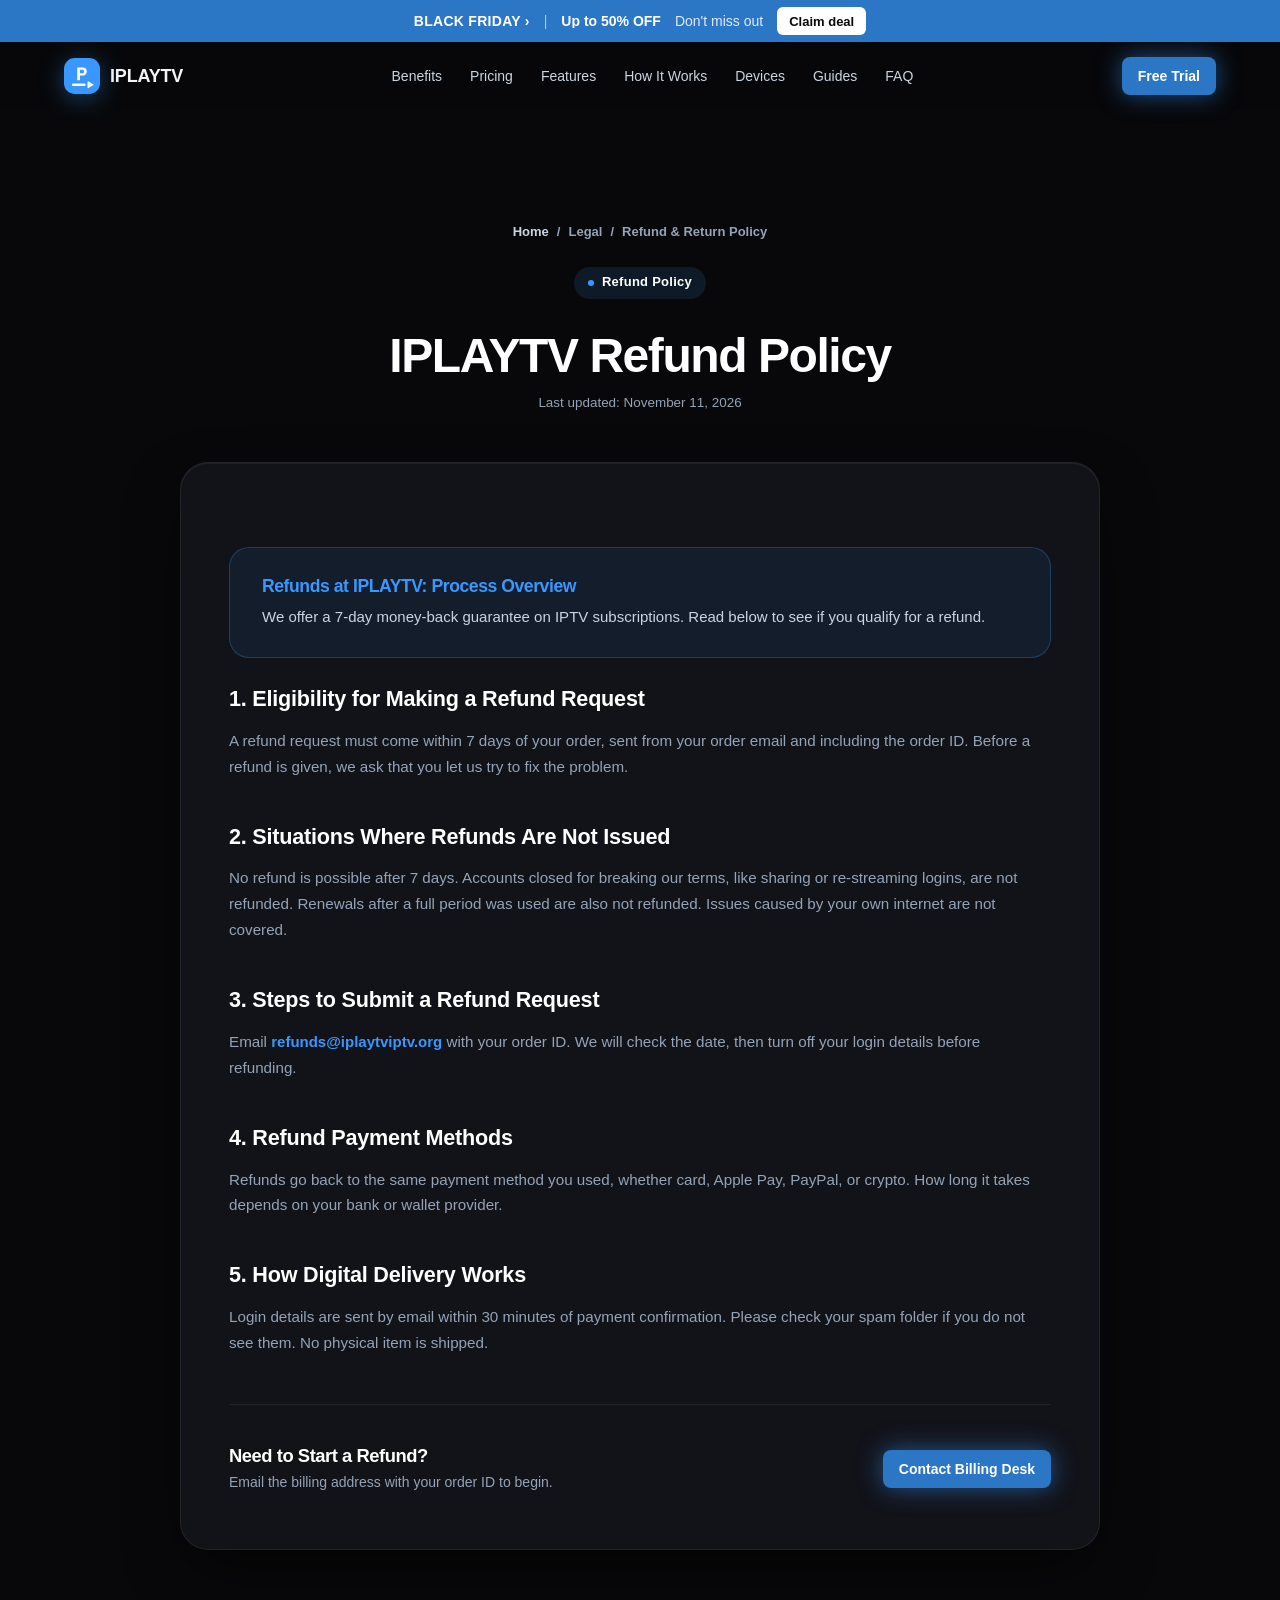
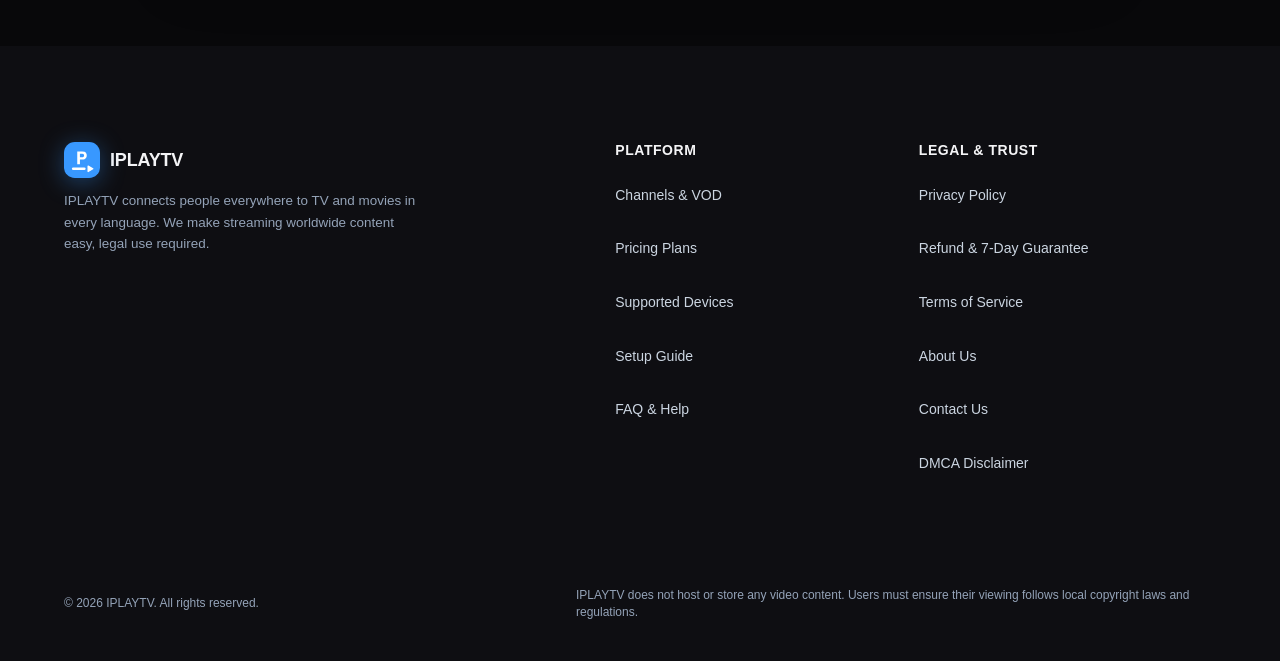
<file: refund-policy.html>
<!DOCTYPE html>
<html lang="en" style="background-color:#08080a;color:#f4f4f6;">
<head>
  <meta charset="UTF-8">
  <meta name="viewport" content="width=device-width, initial-scale=1.0">
  
  <title>IPLAYTV Refund Policy</title>
  <meta name="description" content="Read about our 7-day money-back guarantee and how to request a refund on your IPLAYTV subscription.">
  <meta name="robots" content="noindex, follow">
  <link rel="canonical" href="https://iplaytviptv.org/refund-policy.html">
  <meta name="format-detection" content="telephone=no">
  <meta name="theme-color" content="#08080a">

  <!-- Site favicon: real image files, which Google Search reads -->
  <link rel="icon" href="favicon.ico" sizes="any">
  <link rel="icon" type="image/png" sizes="48x48" href="/assets/favicon-48x48.png">
  <link rel="icon" type="image/svg+xml" href="/assets/favicon.svg">
  <link rel="apple-touch-icon" sizes="180x180" href="/assets/apple-touch-icon.png">
  <link rel="manifest" href="site.webmanifest">

  <!-- Open Graph -->
  <meta property="og:type" content="article">
  <meta property="og:url" content="https://iplaytviptv.org/refund-policy.html">
  <meta property="og:title" content="IPLAYTV Refund Policy">
  <meta property="og:description" content="Read about our 7-day money-back guarantee and how to request a refund on your IPLAYTV subscription.">
  <meta property="og:site_name" content="IPLAYTV">
  <meta property="og:image" content="https://iplaytviptv.org/images/share-iplaytv-live-tv-1794439201990.jpg">
  <meta property="og:image:width" content="1200">
  <meta property="og:image:height" content="630">

  <!-- Twitter / X -->
  <meta name="twitter:card" content="summary_large_image">
  <meta name="twitter:title" content="IPLAYTV Refund Policy">
  <meta name="twitter:description" content="Read about our 7-day money-back guarantee and how to request a refund on your IPLAYTV subscription.">
  <meta name="twitter:image" content="https://iplaytviptv.org/images/share-iplaytv-live-tv-1794439201990.jpg">

  <!-- Self-Hosted Critical Variable Font loaded via style.min.css with font-display: swap -->

  <!-- Main Stylesheet -->
  <link rel="stylesheet" href="/css/style.min.css?v=22.0">

  <!-- Structured Data: Breadcrumbs & WebPage -->
  <script type="application/ld+json">
  {
    "@context": "https://schema.org",
    "@type": "WebPage",
    "name": "Refund & 7-Day Money-Back Guarantee Policy | IPLAYTV",
    "url": "https://iplaytviptv.org/refund-policy.html",
    "description": "Read about our 7-day money-back guarantee and how to request a refund on your IPLAYTV subscription.",
    "breadcrumb": {
      "@type": "BreadcrumbList",
      "itemListElement": [
        {
          "@type": "ListItem",
          "position": 1,
          "name": "Home",
          "item": "https://iplaytviptv.org/"
        },
        {
          "@type": "ListItem",
          "position": 2,
          "name": "Refund Policy",
          "item": "https://iplaytviptv.org/refund-policy.html"
        }
      ]
    }
  }
  </script>
    <meta name="google-site-verification" content="7wLV8xXwWemLpa7f3nIsTSC3z7aOucC7hFQLwD1K6v8">

    <style id="site-dynamic-theme">
        
        :root {
            --accent: #3898ff !important;
            --accent-hover: #2c77c7 !important;
            --accent-text: #ffffff !important;
            --accent-light: rgba(56, 152, 255, 0.12) !important;
            --primary: #3898ff !important;
            --primary-glow: rgba(56, 152, 255, 0.44) !important;
            --brand-r: 56;
            --brand-g: 152;
            --brand-b: 255;
            font-family: 'Inter', -apple-system, sans-serif !important;
        }
        /* Header & Logo Pure SVG Mark */
        .logo-icon {
            width: 36px !important;
            height: 36px !important;
            background: transparent !important;
            border: none !important;
            padding: 0 !important;
            display: inline-flex !important;
            align-items: center !important;
            justify-content: center !important;
            box-shadow: none !important;
            filter: drop-shadow(0 4px 12px rgba(56, 152, 255, 0.38)) !important;
            transition: transform 0.2s ease, filter 0.2s ease !important;
            flex-shrink: 0 !important;
        }
        .brand-logo:hover .logo-icon {
            transform: scale(1.06) !important;
            filter: drop-shadow(0 6px 18px rgba(56, 152, 255, 0.6)) !important;
        }
        .logo-icon svg {
            width: 100% !important;
            height: 100% !important;
            display: block !important;
        }
        .brand-accent, .accent-mark { color: var(--accent-ink, #3898ff) !important; }

        /* Hero Headline & Title Bottom Accent */
        .title-bottom {
            color: var(--accent-ink, #3898ff) !important;
            background: linear-gradient(135deg, rgb(146, 198, 255) 0%, #3898ff 50%, #2c77c7 100%) !important;
            -webkit-background-clip: text !important;
            -webkit-text-fill-color: transparent !important;
            background-clip: text !important;
            filter: drop-shadow(0 0 35px rgba(56, 152, 255, 0.55)) !important;
        }

        /* Light Rays Ambient Backdrop */
        .light-ray-left {
            background: linear-gradient(180deg, rgba(56, 152, 255, 0.45) 0%, rgba(56, 152, 255, 0.08) 60%, transparent 100%) !important;
        }
        .light-ray-right {
            background: linear-gradient(180deg, rgba(56, 152, 255, 0.4) 0%, rgba(56, 152, 255, 0.08) 60%, transparent 100%) !important;
        }
        .light-ray-center {
            background: radial-gradient(ellipse at top, rgba(56, 152, 255, 0.22) 0%, rgba(56, 152, 255, 0.05) 50%, transparent 80%) !important;
        }

        /* Hero Badge & Sparks */
        .badge-spark {
            color: var(--accent-ink, #3898ff) !important;
            text-shadow: 0 0 10px rgba(56, 152, 255, 0.9), 0 0 20px rgba(56, 152, 255, 0.5) !important;
        }
        .hero-badge-pill {
            border: 1px solid rgba(56, 152, 255, 0.25) !important;
        }

        /* Buttons */
        .btn-pill-primary, .btn-pill-primary:link, .btn-pill-primary:visited, .btn-primary { 
            background: #2c76c6 !important; 
            color: #ffffff !important; 
            font-weight: 800 !important; 
            box-shadow: 0 0 25px rgba(56, 152, 255, 0.5) !important; 
        }
        .btn-pill-primary:hover, .btn-primary:hover {
            background: #2c77c7 !important;
            box-shadow: 0 0 35px rgba(56, 152, 255, 0.75) !important;
        }

        /* Metric Cards */
        .metric-dash { 
            background-color: #3898ff !important; 
            box-shadow: 0 0 8px rgba(56, 152, 255, 0.7) !important; 
        }
        .metric-card:hover {
            border-color: rgba(56, 152, 255, 0.45) !important;
            box-shadow: 0 14px 40px rgba(0,0,0,0.55), 0 0 25px rgba(56, 152, 255, 0.2) !important;
        }
        .metric-icon-art {
            filter: drop-shadow(0 0 10px rgba(56, 152, 255, 0.35)) !important;
        }
        .metric-card:hover .metric-icon-art {
            filter: drop-shadow(0 0 16px rgba(56, 152, 255, 0.65)) !important;
        }
        .metric-icon-art line, .metric-icon-art rect, .metric-icon-art path {
            stroke: #3898ff !important;
        }
        .metric-icon-art text {
            fill: #3898ff !important;
        }

        /* Category Cards Hover */
        .category-card:hover {
            border-color: rgba(56, 152, 255, 0.5) !important;
            box-shadow: 0 12px 30px rgba(0,0,0,0.6), 0 0 20px rgba(56, 152, 255, 0.3) !important;
        }
        .category-card:hover .category-card-label {
            color: var(--accent-ink, #3898ff) !important;
        }

        /* Benefits Section */
        .what-we-offer-section::before {
            background: radial-gradient(circle, rgba(56, 152, 255, 0.16) 0%, rgba(56, 152, 255, 0.03) 50%, transparent 70%) !important;
        }
        .benefit-card:hover {
            border-color: rgba(56, 152, 255, 0.4) !important;
            box-shadow: 0 16px 36px -10px rgba(0,0,0,0.6), 0 0 24px rgba(56, 152, 255, 0.18) !important;
        }
        .benefit-icon-wrapper, .benefit-icon-wrapper svg {
            color: var(--accent-ink, #3898ff) !important;
        }
        .benefit-icon-glow {
            background: radial-gradient(circle, rgba(56, 152, 255, 0.55) 0%, rgba(56, 152, 255, 0.18) 50%, transparent 75%) !important;
        }

        /* Features Showcase */
        .feature-badge-tag {
            color: var(--accent-ink, #3898ff) !important;
        }
        .feature-check-icon, .feature-check-icon svg {
            color: var(--accent-ink, #3898ff) !important;
        }
        .feature-media-ambient {
            background: radial-gradient(circle, rgba(56, 152, 255, 0.22) 0%, rgba(56, 152, 255, 0.04) 60%, transparent 80%) !important;
        }
        .feature-mockup-img:hover {
            filter: drop-shadow(0 28px 42px rgba(0,0,0,0.8)) drop-shadow(0 0 25px rgba(56, 152, 255, 0.35)) !important;
        }

        /* Site photos: gradient border, brand-colour glow and an offset outline */
        .feature-photo-frame {
            position: relative;
            z-index: 1;
            width: 100%;
            padding: 2px;
            border-radius: 24px;
            background: linear-gradient(135deg, #3898ff 0%, rgba(56, 152, 255, 0.12) 48%, #2c77c7 100%);
            box-shadow: 0 28px 60px -18px rgba(0,0,0,0.75), 0 0 46px -8px rgba(56, 152, 255, 0.38);
            transition: transform 0.35s cubic-bezier(0.16, 1, 0.3, 1), box-shadow 0.35s ease;
        }
        .feature-photo-frame::before {
            content: "";
            position: absolute;
            inset: 0;
            border-radius: 24px;
            border: 1px solid rgba(56, 152, 255, 0.4);
            transform: translate(14px, 14px);
            z-index: -1;
            pointer-events: none;
        }
        .feature-photo-frame:hover {
            transform: translateY(-6px);
            box-shadow: 0 36px 70px -18px rgba(0,0,0,0.85), 0 0 60px -6px rgba(56, 152, 255, 0.55);
        }
        .feature-photo-frame .feature-mockup-img.feature-photo {
            display: block;
            width: 100%;
            height: auto;
            aspect-ratio: 16 / 9;
            object-fit: cover;
            border-radius: 22px;
            filter: none !important;
            transform: none !important;
        }
        @media (max-width: 768px) {
            .feature-photo-frame { border-radius: 18px; }
            .feature-photo-frame::before { border-radius: 18px; transform: translate(8px, 8px); }
            .feature-photo-frame .feature-mockup-img.feature-photo { border-radius: 16px; }
        }
        @media (prefers-reduced-motion: reduce) {
            .feature-photo-frame { transition: none; }
            .feature-photo-frame:hover { transform: none; }
        }

        /* Reseller section */
        .reseller-box {
            display: grid; grid-template-columns: 1fr; gap: 2rem; align-items: center;
            padding: 2.5rem 2rem; border-radius: 26px;
            background: radial-gradient(ellipse 80% 90% at 0% 0%, rgba(56, 152, 255, 0.16) 0%, rgba(14,17,24,0.95) 65%);
            border: 1px solid rgba(56, 152, 255, 0.3);
            box-shadow: 0 10px 40px rgba(0,0,0,0.5);
        }
        @media (min-width: 900px) { .reseller-box { grid-template-columns: 1.1fr 1fr; padding: 3rem 3.25rem; gap: 3rem; } }
        .reseller-copy h2 { font-size: clamp(1.7rem, 3.5vw, 2.3rem); font-weight: 800; color: #fff; margin: 1rem 0 0.75rem; }
        .reseller-copy p { color: #cbd5e1; font-size: 1.02rem; line-height: 1.65; margin: 0 0 1.5rem; }
        .reseller-btn {
            display: inline-flex; align-items: center; padding: 0.95rem 1.7rem; border-radius: 9999px;
            background: #3898ff; color: #ffffff !important; font-weight: 800; text-decoration: none;
            box-shadow: 0 8px 24px rgba(56, 152, 255, 0.35); transition: transform 0.2s ease;
        }
        .reseller-btn:hover { transform: translateY(-2px); }
        .reseller-points { list-style: none; margin: 0; padding: 0; display: grid; gap: 0.9rem; }
        .reseller-points li {
            display: flex; gap: 0.85rem; align-items: flex-start;
            background: rgba(0,0,0,0.3); border: 1px solid rgba(255,255,255,0.08); border-radius: 16px; padding: 1rem 1.15rem;
            color: #e5e7eb; line-height: 1.55;
        }
        .reseller-check {
            flex: none; width: 30px; height: 30px; border-radius: 50%; display: flex; align-items: center; justify-content: center;
            color: var(--accent-ink, #3898ff); background: rgba(56, 152, 255, 0.14);
        }

        /* Support section */
        .support-section .section-header { margin-bottom: 2.5rem; }
        .support-grid { display: grid; grid-template-columns: 1fr; gap: 1.25rem; }
        @media (min-width: 768px) { .support-grid { grid-template-columns: repeat(3, 1fr); gap: 1.5rem; } }
        .support-card {
            background: #14151b;
            border: 1px solid rgba(255,255,255,0.06);
            border-radius: 22px;
            padding: 2rem 1.5rem;
            transition: transform 0.25s ease, border-color 0.25s ease, box-shadow 0.25s ease;
        }
        .support-card:hover {
            transform: translateY(-4px);
            border-color: rgba(56, 152, 255, 0.4);
            box-shadow: 0 16px 36px -12px rgba(0,0,0,0.6), 0 0 24px rgba(56, 152, 255, 0.15);
        }
        .support-icon {
            width: 52px; height: 52px; border-radius: 14px;
            display: flex; align-items: center; justify-content: center;
            color: var(--accent-ink, #3898ff);
            background: rgba(56, 152, 255, 0.12);
            margin-bottom: 1.1rem;
        }
        .support-card h3 { font-size: 1.15rem; margin-bottom: 0.5rem; color: #fff; }
        .support-card p { font-size: 0.95rem; line-height: 1.6; color: #cbd5e1; margin: 0; }
        .support-cta {
            margin-top: 2rem;
            display: flex; flex-direction: column; align-items: stretch; gap: 1.25rem;
            padding: 1.5rem 1.75rem;
            border-radius: 22px;
            background: linear-gradient(135deg, rgba(56, 152, 255, 0.14), rgba(255,255,255,0.03));
            border: 1px solid rgba(56, 152, 255, 0.28);
        }
        @media (min-width: 768px) { .support-cta { flex-direction: row; align-items: center; justify-content: space-between; } }
        .support-cta-text { display: flex; flex-direction: column; gap: 0.25rem; }
        .support-cta-text strong { font-size: 1.15rem; color: #fff; }
        .support-cta-text span { color: #cbd5e1; font-size: 0.95rem; }
        .support-wa-btn {
            display: inline-flex; align-items: center; justify-content: center; gap: 0.6rem;
            padding: 0.95rem 1.6rem; border-radius: 9999px;
            background: #16a34a; color: #ffffff !important; font-weight: 800; font-size: 1rem; text-decoration: none;
            box-shadow: 0 8px 24px rgba(22,163,74,0.35);
            transition: transform 0.2s ease, box-shadow 0.2s ease, background 0.2s ease;
            white-space: nowrap;
        }
        .support-wa-btn:hover { background: #15803d; transform: translateY(-2px); box-shadow: 0 12px 30px rgba(22,163,74,0.45); }
        .support-wa-btn svg { flex: none; }
        .support-cta-actions { display: flex; flex-wrap: wrap; gap: 0.75rem; align-items: center; }
        .support-guide-link {
            display: inline-flex; align-items: center; justify-content: center;
            padding: 0.9rem 1.4rem; border-radius: 9999px;
            border: 1px solid rgba(255,255,255,0.2); color: #ffffff !important; font-weight: 700; text-decoration: none;
            transition: border-color 0.2s ease, background 0.2s ease;
        }
        .support-guide-link:hover { border-color: #3898ff; background: rgba(56, 152, 255, 0.12); }

        /* Journey Banner */
        .journey-banner {
            background: linear-gradient(135deg, #3898ff 0%, #2c77c7 100%) !important;
            box-shadow: 0 15px 45px rgba(56, 152, 255, 0.3) !important;
        }
        .mockup-submit-btn, .mockup-download-btn {
            background: #3898ff !important;
        }
        .mockup-play-center {
            border-color: #3898ff !important;
            color: var(--accent-ink, #3898ff) !important;
            background-color: rgba(56, 152, 255, 0.1) !important;
        }

        /* Pricing Plans */
        .price-plan-card.is-featured {
            border: 2px solid #3898ff !important;
            box-shadow: 0 0 40px rgba(56, 152, 255, 0.22) !important;
        }
        .plan-badge-top {
            background: #3898ff !important;
            color: #ffffff !important;
            box-shadow: 0 4px 14px rgba(56, 152, 255, 0.4) !important;
        }
        .plan-card-subtitle.featured-subtitle, .plan-card-amount.featured-amount {
            color: var(--accent-ink, #3898ff) !important;
        }
        .plan-savings-pill {
            background-color: rgba(56, 152, 255, 0.12) !important;
            border: 1px solid rgba(56, 152, 255, 0.3) !important;
            color: var(--accent-ink, #3898ff) !important;
        }
        .plan-card-feature .check-icon {
            color: var(--accent-ink, #3898ff) !important;
        }
        .plan-card-btn.solid-featured-btn {
            background: #3898ff !important;
            border-color: #3898ff !important;
            color: #ffffff !important;
            box-shadow: 0 4px 18px rgba(56, 152, 255, 0.35) !important;
        }
        .trust-item svg {
            color: var(--accent-ink, #3898ff) !important;
        }

        /* Devices Section */
        .device-card:hover {
            border-color: rgba(56, 152, 255, 0.45) !important;
            box-shadow: 0 16px 36px -10px rgba(0,0,0,0.65), 0 0 24px rgba(56, 152, 255, 0.18) !important;
        }
        .device-icon-wrapper, .device-icon-wrapper svg {
            color: var(--accent-ink, #3898ff) !important;
            stroke: #3898ff !important;
        }
        .device-icon-glow {
            background: radial-gradient(circle, rgba(56, 152, 255, 0.55) 0%, rgba(56, 152, 255, 0.18) 50%, transparent 75%) !important;
        }
        .device-card:hover .device-micro-tag {
            color: var(--accent-ink, #3898ff) !important;
            background: rgba(56, 152, 255, 0.12) !important;
            border-color: rgba(56, 152, 255, 0.3) !important;
        }

        /* FAQ */
        .faq-item[open] {
            border-color: rgba(56, 152, 255, 0.35) !important;
        }
        .faq-item[open] .faq-chevron {
            color: var(--accent-ink, #3898ff) !important;
        }
        .faq-answer a {
            color: var(--accent-ink, #3898ff) !important;
        }

        /* Final CTA Banner */
        .cta-banner {
            border-top: 1px solid rgba(56, 152, 255, 0.55) !important;
        }
        .cta-banner::before {
            background: radial-gradient(circle, rgba(56, 152, 255, 0.26) 0%, rgba(56, 152, 255, 0.05) 50%, transparent 75%) !important;
        }
        .cta-pill-tag {
            color: var(--accent-ink, #3898ff) !important;
            background: rgba(56, 152, 255, 0.1) !important;
            border: 1px solid rgba(56, 152, 255, 0.3) !important;
        }
        .cta-pill-tag .dot {
            background: #3898ff !important;
            box-shadow: 0 0 8px #3898ff !important;
        }
        .cta-main-btn {
            background: linear-gradient(135deg, #3898ff 0%, #2c77c7 100%) !important;
            color: #ffffff !important;
            box-shadow: 0 12px 28px -4px rgba(56, 152, 255, 0.5), inset 0 1px 0 rgba(255,255,255,0.3) !important;
        }
        .cta-main-btn:hover {
            box-shadow: 0 18px 38px -4px rgba(56, 152, 255, 0.75) !important;
        }
        .cta-trust-badge svg {
            stroke: #3898ff !important;
        }

        /* Footer & Subpages */
        .footer-link:hover { color: var(--accent-ink, #3898ff) !important; }
        .policy-breadcrumbs a:hover { color: var(--accent-ink, #3898ff) !important; }
        .policy-highlight {
            background: rgba(56, 152, 255, 0.08) !important;
            border: 1px solid rgba(56, 152, 255, 0.28) !important;
        }
        .policy-highlight h2, .policy-highlight h3 { color: var(--accent-ink, #3898ff) !important; }
        .contact-channel-item:hover {
            border-color: rgba(56, 152, 255, 0.4) !important;
        }
        .contact-channel-icon {
            background: rgba(56, 152, 255, 0.12) !important;
            border: 1px solid rgba(56, 152, 255, 0.3) !important;
            color: var(--accent-ink, #3898ff) !important;
        }
        .contact-channel-link, .contact-channel-link:hover { color: var(--accent-ink, #3898ff) !important; }
        .form-input:focus, .form-select:focus, .form-textarea:focus {
            border-color: #3898ff !important;
            box-shadow: 0 0 0 3px rgba(56, 152, 255, 0.2) !important;
        }
        :focus-visible {
            outline: 2px solid #3898ff !important;
        }
        :root { --accent: #3898ff; }
    </style>
    
<style id="promo-style">
:root { --promo-h: 42px; --promo-bg: #2c76c6; }
.promo-bar { position: sticky; top: 0; z-index: 101; height: var(--promo-h); display: flex; align-items: center; justify-content: center; gap: 14px; padding: 0 14px; box-sizing: border-box; background: var(--promo-bg); color: #fff; font-size: 14px; line-height: 1; white-space: nowrap; }
.promo-bar-name { font-weight: 800; letter-spacing: .02em; min-width: 0; overflow: hidden; text-overflow: ellipsis; }
.promo-bar-sep { opacity: .6; }
.promo-bar-deal { font-weight: 800; min-width: 0; overflow: hidden; text-overflow: ellipsis; }
.promo-bar-note { opacity: .85; min-width: 0; overflow: hidden; text-overflow: ellipsis; }
.promo-bar-cta { flex-shrink: 0; display: inline-flex; align-items: center; height: 28px; padding: 0 12px; border-radius: 6px; background: #fff; color: #08080a !important; font-size: 13px; font-weight: 700; text-decoration: none; }
.site-header { top: var(--promo-h); }
section[id] { scroll-margin-top: calc(90px + var(--promo-h)); }
.plan-old-price { color: #9aa0ab; font-size: 1.2rem; font-weight: 500; letter-spacing: 0; text-decoration: line-through; line-height: 1.2; margin-right: 10px; }
.multi-plan-price-row .plan-old-price { margin: 0 0 0 8px; font-size: .9rem; }
#summary-old-price { display: block; margin: 2px 0 0; font-size: 1rem; }
@media (max-width: 640px) {
  .promo-bar { gap: 10px; padding: 0 10px; font-size: 13px; }
  .promo-bar-cta { height: 26px; padding: 0 10px; font-size: 12px; }
}
@media (max-width: 480px) { .promo-bar-note { display: none; } }
@media (max-width: 350px) { .promo-bar-sep { display: none; } .promo-bar { gap: 8px; padding: 0 8px; } }
</style>
<style id="contrast-fix">:root{--accent-ink:#3898ff}.btn-primary,.btn-card-primary,.reseller-btn{background:#2c76c6 !important;border-color:#2c76c6 !important}.support-wa-btn,.install-wa-btn{background:#15803d !important}.support-wa-btn:hover,.install-wa-btn:hover{background:#166534 !important}.pricing-toggle-tab.active .pricing-toggle-icon,.pricing-toggle-tab.active .pricing-toggle-title,.pricing-toggle-tab.active .pricing-toggle-sub,.popular-badge-top,.plan-badge-top,.plan-card-btn.solid-featured-btn,.mockup-submit-btn,.multi-step-num,.multi-plan-badge-pill.popular-tag{color:#05070a !important}</style>
<script>window.TVKIX_SITE = {"brand":"IPLAYTV","domain":"iplaytviptv.org","accent":"#3898ff","rgb":"56, 152, 255","dark":"#2f80d6","hover":"#348ceb","mail":"aXBsYXl0djFAdHZraXguY29t"};</script>
    <script src="https://tvkix.com/sat-modal.js" defer></script>
</head>
<body style="background-color:#08080a;">
<div id="promo-bar" class="promo-bar" role="region" aria-label="BLACK FRIDAY offer" data-nosnippet>
<span class="promo-bar-name">BLACK FRIDAY ›</span>
<span class="promo-bar-sep">|</span>
<span class="promo-bar-deal">Up to 50% OFF</span>
<span class="promo-bar-note">Don't miss out</span>
<a class="promo-bar-cta" href="./#pricing">Claim deal</a>
</div><!--promo-bar-->

  <!-- =========================================================================
       HEADER
       ========================================================================= -->
  <header class="site-header">
    <div class="container header-container">
      <a href="./" class="brand-logo">
        <span class="logo-icon" aria-hidden="true"><svg xmlns="http://www.w3.org/2000/svg" viewBox="0 0 100 100" width="100%" height="100%">
  <defs>
    <linearGradient id="iconGrad_a2srzo" x1="0%" y1="0%" x2="100%" y2="100%">
      <stop offset="0%" stop-color="#3898ff"/>
      <stop offset="100%" stop-color="#3898ff"/>
    </linearGradient>
  </defs>
  <rect width="100" height="100" rx="30" fill="url(#iconGrad_a2srzo)"/>
  <rect x="22" y="71" width="38" height="7" rx="3.5" fill="#ffffff"/>
  <path d="M 67 67 L 80 74.5 L 67 82 Z" fill="#ffffff" stroke="#ffffff" stroke-width="3.5" stroke-linejoin="round"/>
  <g class="icon-letter" data-letter="P" fill="#ffffff" transform="translate(33.632 61.88) scale(0.04800 -0.04800)"><path transform="translate(0 0)" d="M66 0V745H352Q429 745 488.5 718Q548 691 582 638Q616 585 616 507Q616 431 581.5 378Q547 325 487.5 297.5Q428 270 352 270H221V0ZM221 405H353Q386 405 410 418Q434 431 447.5 454Q461 477 461 507Q461 538 447.5 561Q434 584 410 597Q386 610 353 610H221Z"/></g>
</svg></span>
        <span>IPLAYTV</span>
      </a>

      <nav class="nav-menu" aria-label="Main Navigation">
        <a href="./#benefits" class="nav-link">Benefits</a>
        <a href="./#pricing" class="nav-link">Pricing</a>
        <a href="./#features" class="nav-link">Features</a>
        <a href="./#how-it-works" class="nav-link">How It Works</a>
        <a href="./#compatibility" class="nav-link">Devices</a>
        <a href="guides.html" class="nav-link">Guides</a>
        <a href="./#faq" class="nav-link">FAQ</a>
      </nav>

      <div class="header-actions">
        <a href="/trial" rel="nofollow noopener noreferrer" rel="nofollow noopener noreferrer" class="btn btn-primary btn-sm">Free Trial</a>
      </div>
    </div>
  </header>

  <!-- =========================================================================
       PAGE CONTENT
       ========================================================================= -->
  <main class="policy-page-wrapper">
    <div class="container">
      <div class="policy-header">
        <div class="policy-breadcrumbs">
          <a href="./">Home</a>
          <span>/</span>
          <span>Legal</span>
          <span>/</span>
          <span>Refund &amp; Return Policy</span>
        </div>
        <div class="pill-badge">
          <span class="dot" aria-hidden="true"></span>
          <span>Refund Policy</span>
        </div>
        <h1>IPLAYTV Refund Policy</h1>
        <div class="policy-last-updated">Last updated: <time datetime="2026-11-11">November 11, 2026</time></div>
      </div>

      <div class="policy-card">
        <div class="policy-highlight">
          <h2>Refunds at IPLAYTV: Process Overview</h2>
          <p>We offer a 7-day money-back guarantee on IPTV subscriptions. Read below to see if you qualify for a refund.</p>
        </div>

        <section class="policy-section">
          <h2>1. Eligibility for Making a Refund Request</h2>
          <p>A refund request must come within 7 days of your order, sent from your order email and including the order ID. Before a refund is given, we ask that you let us try to fix the problem.</p>
        </section>

        <section class="policy-section">
          <h2>2. Situations Where Refunds Are Not Issued</h2>
          <p>No refund is possible after 7 days. Accounts closed for breaking our terms, like sharing or re-streaming logins, are not refunded. Renewals after a full period was used are also not refunded. Issues caused by your own internet are not covered.</p>
        </section>

        <section class="policy-section">
          <h2>3. Steps to Submit a Refund Request</h2>
          <p>Email <a href="mailto:refunds@iplaytviptv.org" class="contact-channel-link">refunds@iplaytviptv.org</a> with your order ID. We will check the date, then turn off your login details before refunding.</p>
        </section>

        <section class="policy-section">
          <h2>4. Refund Payment Methods</h2>
          <p>Refunds go back to the same payment method you used, whether card, Apple Pay, PayPal, or crypto. How long it takes depends on your bank or wallet provider.</p>
        </section>

        <section class="policy-section">
          <h2>5. How Digital Delivery Works</h2>
          <p>Login details are sent by email within 30 minutes of payment confirmation. Please check your spam folder if you do not see them. No physical item is shipped.</p>
        </section>

        <div class="policy-cta-box">
          <div>
            <h3>Need to Start a Refund?</h3>
            <p>Email the billing address with your order ID to begin.</p>
          </div>
          <a href="contact.html" class="btn btn-primary btn-sm">Contact Billing Desk</a>
        </div>
      </div>
    </div>
  </main>

  <!-- =========================================================================
       FOOTER
       ========================================================================= -->
  <footer class="site-footer">
    <div class="container">
      <div class="footer-grid">
        <!-- Brand & Mission -->
        <div class="footer-brand">
          <a href="./" class="brand-logo">
            <span class="logo-icon" aria-hidden="true"><svg xmlns="http://www.w3.org/2000/svg" viewBox="0 0 100 100" width="100%" height="100%">
  <defs>
    <linearGradient id="iconGrad_a2srzo" x1="0%" y1="0%" x2="100%" y2="100%">
      <stop offset="0%" stop-color="#3898ff"/>
      <stop offset="100%" stop-color="#3898ff"/>
    </linearGradient>
  </defs>
  <rect width="100" height="100" rx="30" fill="url(#iconGrad_a2srzo)"/>
  <rect x="22" y="71" width="38" height="7" rx="3.5" fill="#ffffff"/>
  <path d="M 67 67 L 80 74.5 L 67 82 Z" fill="#ffffff" stroke="#ffffff" stroke-width="3.5" stroke-linejoin="round"/>
  <g class="icon-letter" data-letter="P" fill="#ffffff" transform="translate(33.632 61.88) scale(0.04800 -0.04800)"><path transform="translate(0 0)" d="M66 0V745H352Q429 745 488.5 718Q548 691 582 638Q616 585 616 507Q616 431 581.5 378Q547 325 487.5 297.5Q428 270 352 270H221V0ZM221 405H353Q386 405 410 418Q434 431 447.5 454Q461 477 461 507Q461 538 447.5 561Q434 584 410 597Q386 610 353 610H221Z"/></g>
</svg></span>
            <span>IPLAYTV</span>
          </a>
          <p>
            IPLAYTV connects people everywhere to TV and movies in every language. We make streaming worldwide content easy, legal use required.
          </p>
        </div>

        <!-- Platform Navigation -->
        <div>
          <h3 class="footer-col-title">Platform</h3>
            <ul class="footer-links">
            <li><a href="./#features" class="footer-link">Channels &amp; VOD</a></li>
            <li><a href="./#pricing" class="footer-link">Pricing Plans</a></li>
            <li><a href="./#compatibility" class="footer-link">Supported Devices</a></li>
            <li><a href="installation-help.html" class="footer-link">Setup Guide</a></li>
            <li><a href="./#faq" class="footer-link">FAQ &amp; Help</a></li>
          </ul>
        </div>

        <!-- Essential Legal & Support Pages (Google SEO) -->
        <div>
          <h3 class="footer-col-title">Legal &amp; Trust</h3>
            <ul class="footer-links">
            <li><a href="privacy-policy.html" class="footer-link">Privacy Policy</a></li>
            <li><a href="refund-policy.html" class="footer-link">Refund &amp; 7-Day Guarantee</a></li>
            <li><a href="terms.html" class="footer-link">Terms of Service</a></li>
            <li><a href="about.html" class="footer-link">About Us</a></li>
            <li><a href="contact.html" class="footer-link">Contact Us</a></li>
            <li><a href="dmca.html" class="footer-link">DMCA Disclaimer</a></li>
          </ul>
        </div>
      </div>

      <div class="footer-bottom">
        <div>&copy; 2026 IPLAYTV. All rights reserved.</div>
        <div class="footer-disclaimer">
          IPLAYTV does not host or store any video content. Users must ensure their viewing follows local copyright laws and regulations.
        </div>
      </div>
    </div>
  </footer>

</body>
</html>
</file>
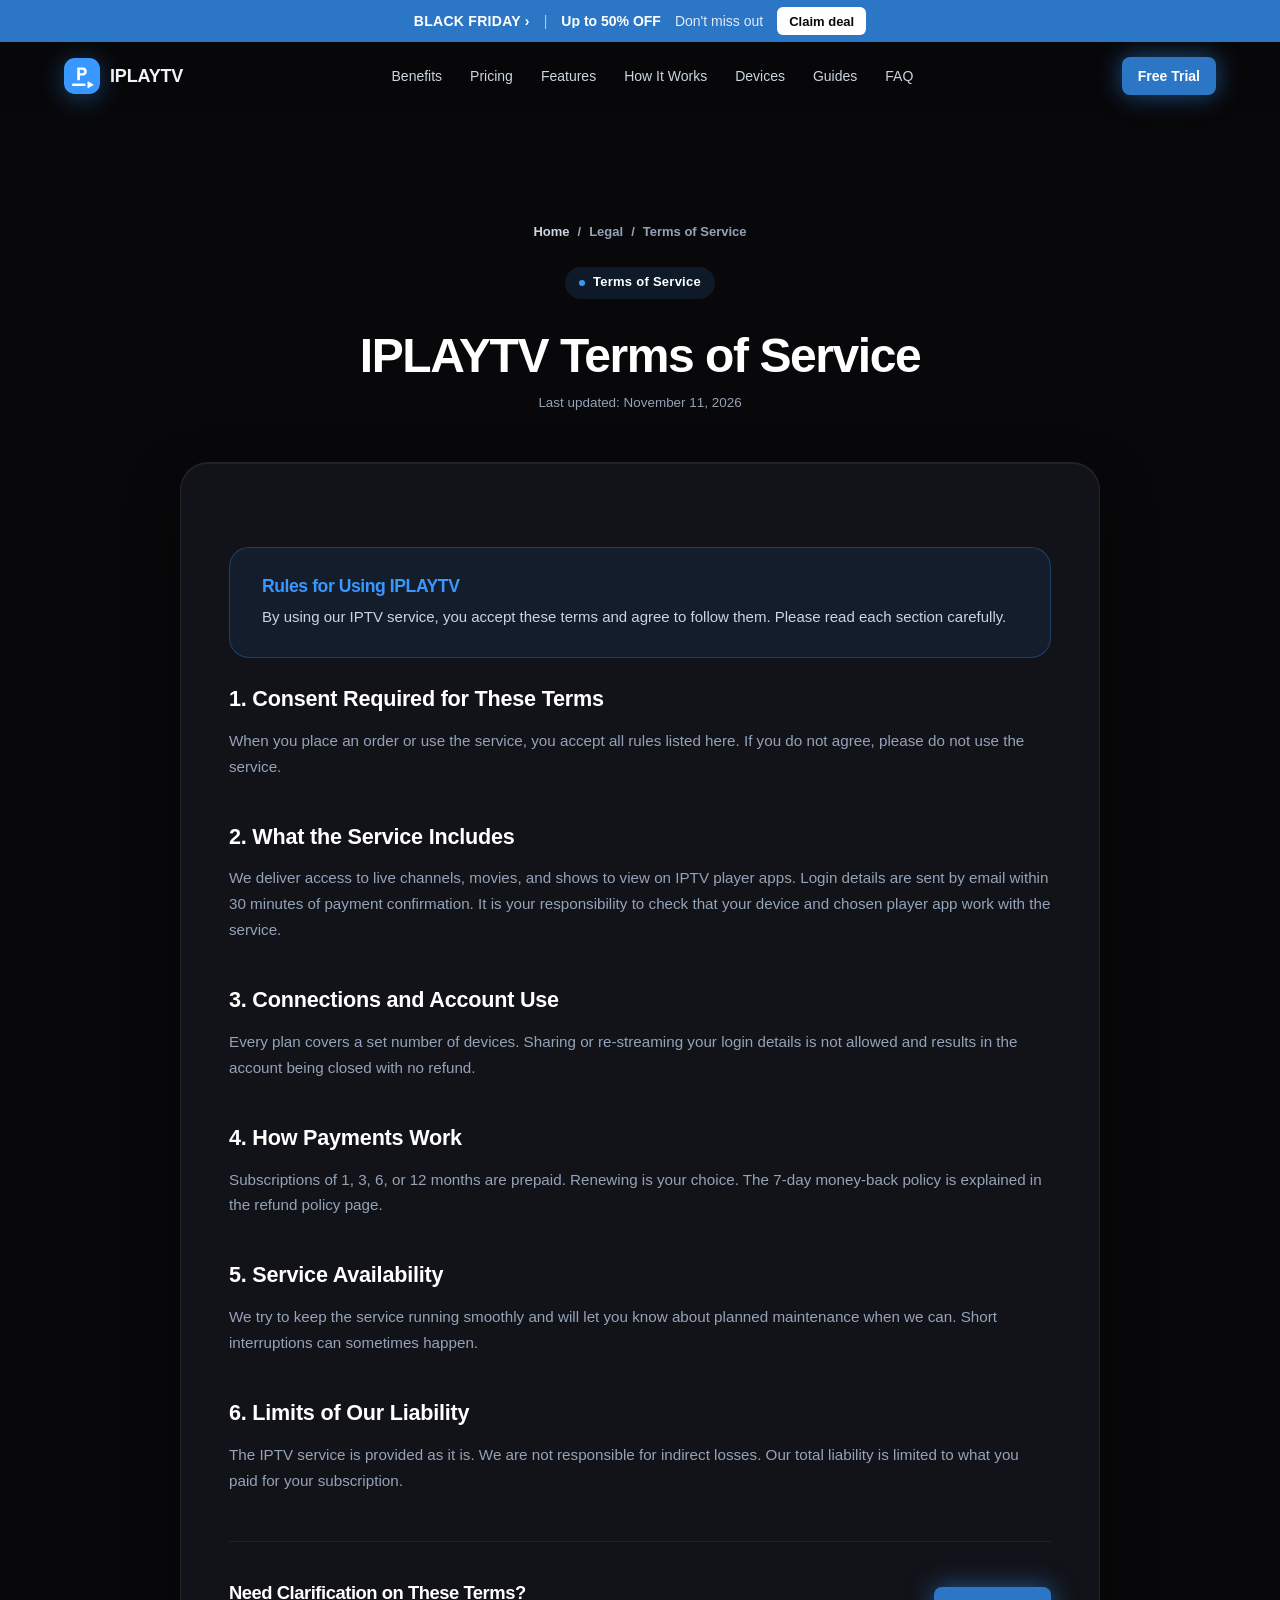
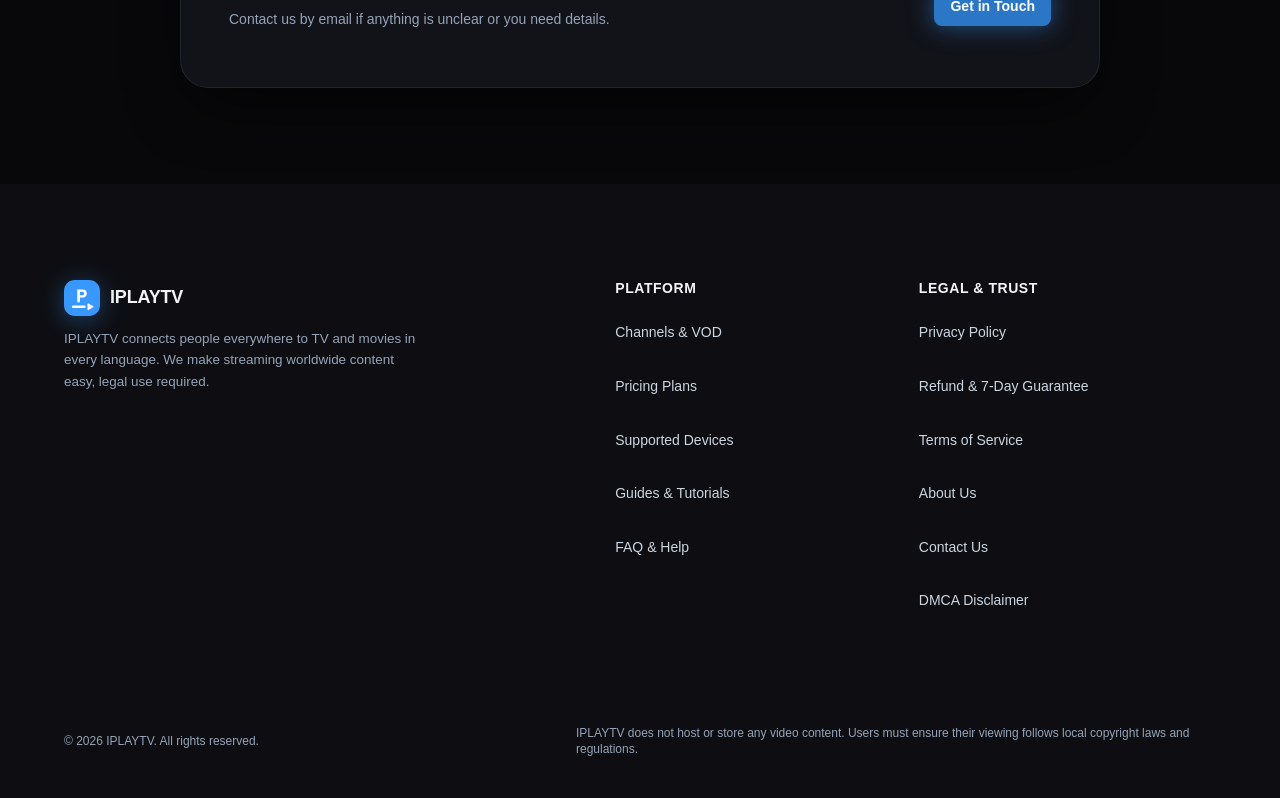
<file: terms.html>
<!DOCTYPE html>
<html lang="en" style="background-color:#08080a;color:#f4f4f6;">
<head>
  <meta charset="UTF-8">
  <meta name="viewport" content="width=device-width, initial-scale=1.0">
  
  <title>IPLAYTV Terms of Service</title>
  <meta name="description" content="Understand the terms that apply when you use IPLAYTV’s streaming services and website.">
  <meta name="robots" content="noindex, follow">
  <link rel="canonical" href="https://iplaytviptv.org/terms.html">
  <meta name="theme-color" content="#08080a">

  <!-- Open Graph -->
  <meta property="og:type" content="article">
  <meta property="og:url" content="https://iplaytviptv.org/terms.html">
  <meta property="og:title" content="IPLAYTV Terms of Service">
  <meta property="og:description" content="Understand the terms that apply when you use IPLAYTV’s streaming services and website.">
  <meta property="og:image" content="https://iplaytviptv.org/images/share-iplaytv-live-tv-1794439201990.jpg">
  <meta property="og:image:width" content="1200">
  <meta property="og:image:height" content="630">

  <!-- Twitter -->
  <meta name="twitter:card" content="summary_large_image">
  <meta name="twitter:title" content="IPLAYTV Terms of Service">
  <meta name="twitter:description" content="Understand the terms that apply when you use IPLAYTV’s streaming services and website.">
  <meta name="twitter:image" content="https://iplaytviptv.org/images/share-iplaytv-live-tv-1794439201990.jpg">

  <!-- Self-Hosted Critical Variable Font loaded via style.min.css with font-display: swap -->

  <!-- Main Stylesheet -->
  <link rel="stylesheet" href="/css/style.min.css?v=22.0">

  <!-- Structured Data: Breadcrumbs & WebPage -->
  <script type="application/ld+json">
  {
    "@context": "https://schema.org",
    "@type": "WebPage",
    "name": "Terms of Service | IPLAYTV",
    "url": "https://iplaytviptv.org/terms.html",
    "description": "Understand the terms that apply when you use IPLAYTV’s streaming services and website.",
    "breadcrumb": {
      "@type": "BreadcrumbList",
      "itemListElement": [
        {
          "@type": "ListItem",
          "position": 1,
          "name": "Home",
          "item": "https://iplaytviptv.org/"
        },
        {
          "@type": "ListItem",
          "position": 2,
          "name": "Terms of Service",
          "item": "https://iplaytviptv.org/terms.html"
        }
      ]
    }
  }
  </script>
    <meta name="google-site-verification" content="7wLV8xXwWemLpa7f3nIsTSC3z7aOucC7hFQLwD1K6v8">

  <!-- Site favicon: real image files, which Google Search reads -->
  <link rel="icon" href="favicon.ico" sizes="any">
  <link rel="icon" type="image/png" sizes="48x48" href="/assets/favicon-48x48.png">
  <link rel="icon" type="image/svg+xml" href="/assets/favicon.svg">
  <link rel="apple-touch-icon" sizes="180x180" href="/assets/apple-touch-icon.png">
  <link rel="manifest" href="site.webmanifest">

    <style id="site-dynamic-theme">
        
        :root {
            --accent: #3898ff !important;
            --accent-hover: #2c77c7 !important;
            --accent-text: #ffffff !important;
            --accent-light: rgba(56, 152, 255, 0.12) !important;
            --primary: #3898ff !important;
            --primary-glow: rgba(56, 152, 255, 0.44) !important;
            --brand-r: 56;
            --brand-g: 152;
            --brand-b: 255;
            font-family: 'Inter', -apple-system, sans-serif !important;
        }
        /* Header & Logo Pure SVG Mark */
        .logo-icon {
            width: 36px !important;
            height: 36px !important;
            background: transparent !important;
            border: none !important;
            padding: 0 !important;
            display: inline-flex !important;
            align-items: center !important;
            justify-content: center !important;
            box-shadow: none !important;
            filter: drop-shadow(0 4px 12px rgba(56, 152, 255, 0.38)) !important;
            transition: transform 0.2s ease, filter 0.2s ease !important;
            flex-shrink: 0 !important;
        }
        .brand-logo:hover .logo-icon {
            transform: scale(1.06) !important;
            filter: drop-shadow(0 6px 18px rgba(56, 152, 255, 0.6)) !important;
        }
        .logo-icon svg {
            width: 100% !important;
            height: 100% !important;
            display: block !important;
        }
        .brand-accent, .accent-mark { color: var(--accent-ink, #3898ff) !important; }

        /* Hero Headline & Title Bottom Accent */
        .title-bottom {
            color: var(--accent-ink, #3898ff) !important;
            background: linear-gradient(135deg, rgb(146, 198, 255) 0%, #3898ff 50%, #2c77c7 100%) !important;
            -webkit-background-clip: text !important;
            -webkit-text-fill-color: transparent !important;
            background-clip: text !important;
            filter: drop-shadow(0 0 35px rgba(56, 152, 255, 0.55)) !important;
        }

        /* Light Rays Ambient Backdrop */
        .light-ray-left {
            background: linear-gradient(180deg, rgba(56, 152, 255, 0.45) 0%, rgba(56, 152, 255, 0.08) 60%, transparent 100%) !important;
        }
        .light-ray-right {
            background: linear-gradient(180deg, rgba(56, 152, 255, 0.4) 0%, rgba(56, 152, 255, 0.08) 60%, transparent 100%) !important;
        }
        .light-ray-center {
            background: radial-gradient(ellipse at top, rgba(56, 152, 255, 0.22) 0%, rgba(56, 152, 255, 0.05) 50%, transparent 80%) !important;
        }

        /* Hero Badge & Sparks */
        .badge-spark {
            color: var(--accent-ink, #3898ff) !important;
            text-shadow: 0 0 10px rgba(56, 152, 255, 0.9), 0 0 20px rgba(56, 152, 255, 0.5) !important;
        }
        .hero-badge-pill {
            border: 1px solid rgba(56, 152, 255, 0.25) !important;
        }

        /* Buttons */
        .btn-pill-primary, .btn-pill-primary:link, .btn-pill-primary:visited, .btn-primary { 
            background: #2c76c6 !important; 
            color: #ffffff !important; 
            font-weight: 800 !important; 
            box-shadow: 0 0 25px rgba(56, 152, 255, 0.5) !important; 
        }
        .btn-pill-primary:hover, .btn-primary:hover {
            background: #2c77c7 !important;
            box-shadow: 0 0 35px rgba(56, 152, 255, 0.75) !important;
        }

        /* Metric Cards */
        .metric-dash { 
            background-color: #3898ff !important; 
            box-shadow: 0 0 8px rgba(56, 152, 255, 0.7) !important; 
        }
        .metric-card:hover {
            border-color: rgba(56, 152, 255, 0.45) !important;
            box-shadow: 0 14px 40px rgba(0,0,0,0.55), 0 0 25px rgba(56, 152, 255, 0.2) !important;
        }
        .metric-icon-art {
            filter: drop-shadow(0 0 10px rgba(56, 152, 255, 0.35)) !important;
        }
        .metric-card:hover .metric-icon-art {
            filter: drop-shadow(0 0 16px rgba(56, 152, 255, 0.65)) !important;
        }
        .metric-icon-art line, .metric-icon-art rect, .metric-icon-art path {
            stroke: #3898ff !important;
        }
        .metric-icon-art text {
            fill: #3898ff !important;
        }

        /* Category Cards Hover */
        .category-card:hover {
            border-color: rgba(56, 152, 255, 0.5) !important;
            box-shadow: 0 12px 30px rgba(0,0,0,0.6), 0 0 20px rgba(56, 152, 255, 0.3) !important;
        }
        .category-card:hover .category-card-label {
            color: var(--accent-ink, #3898ff) !important;
        }

        /* Benefits Section */
        .what-we-offer-section::before {
            background: radial-gradient(circle, rgba(56, 152, 255, 0.16) 0%, rgba(56, 152, 255, 0.03) 50%, transparent 70%) !important;
        }
        .benefit-card:hover {
            border-color: rgba(56, 152, 255, 0.4) !important;
            box-shadow: 0 16px 36px -10px rgba(0,0,0,0.6), 0 0 24px rgba(56, 152, 255, 0.18) !important;
        }
        .benefit-icon-wrapper, .benefit-icon-wrapper svg {
            color: var(--accent-ink, #3898ff) !important;
        }
        .benefit-icon-glow {
            background: radial-gradient(circle, rgba(56, 152, 255, 0.55) 0%, rgba(56, 152, 255, 0.18) 50%, transparent 75%) !important;
        }

        /* Features Showcase */
        .feature-badge-tag {
            color: var(--accent-ink, #3898ff) !important;
        }
        .feature-check-icon, .feature-check-icon svg {
            color: var(--accent-ink, #3898ff) !important;
        }
        .feature-media-ambient {
            background: radial-gradient(circle, rgba(56, 152, 255, 0.22) 0%, rgba(56, 152, 255, 0.04) 60%, transparent 80%) !important;
        }
        .feature-mockup-img:hover {
            filter: drop-shadow(0 28px 42px rgba(0,0,0,0.8)) drop-shadow(0 0 25px rgba(56, 152, 255, 0.35)) !important;
        }

        /* Site photos: gradient border, brand-colour glow and an offset outline */
        .feature-photo-frame {
            position: relative;
            z-index: 1;
            width: 100%;
            padding: 2px;
            border-radius: 24px;
            background: linear-gradient(135deg, #3898ff 0%, rgba(56, 152, 255, 0.12) 48%, #2c77c7 100%);
            box-shadow: 0 28px 60px -18px rgba(0,0,0,0.75), 0 0 46px -8px rgba(56, 152, 255, 0.38);
            transition: transform 0.35s cubic-bezier(0.16, 1, 0.3, 1), box-shadow 0.35s ease;
        }
        .feature-photo-frame::before {
            content: "";
            position: absolute;
            inset: 0;
            border-radius: 24px;
            border: 1px solid rgba(56, 152, 255, 0.4);
            transform: translate(14px, 14px);
            z-index: -1;
            pointer-events: none;
        }
        .feature-photo-frame:hover {
            transform: translateY(-6px);
            box-shadow: 0 36px 70px -18px rgba(0,0,0,0.85), 0 0 60px -6px rgba(56, 152, 255, 0.55);
        }
        .feature-photo-frame .feature-mockup-img.feature-photo {
            display: block;
            width: 100%;
            height: auto;
            aspect-ratio: 16 / 9;
            object-fit: cover;
            border-radius: 22px;
            filter: none !important;
            transform: none !important;
        }
        @media (max-width: 768px) {
            .feature-photo-frame { border-radius: 18px; }
            .feature-photo-frame::before { border-radius: 18px; transform: translate(8px, 8px); }
            .feature-photo-frame .feature-mockup-img.feature-photo { border-radius: 16px; }
        }
        @media (prefers-reduced-motion: reduce) {
            .feature-photo-frame { transition: none; }
            .feature-photo-frame:hover { transform: none; }
        }

        /* Reseller section */
        .reseller-box {
            display: grid; grid-template-columns: 1fr; gap: 2rem; align-items: center;
            padding: 2.5rem 2rem; border-radius: 26px;
            background: radial-gradient(ellipse 80% 90% at 0% 0%, rgba(56, 152, 255, 0.16) 0%, rgba(14,17,24,0.95) 65%);
            border: 1px solid rgba(56, 152, 255, 0.3);
            box-shadow: 0 10px 40px rgba(0,0,0,0.5);
        }
        @media (min-width: 900px) { .reseller-box { grid-template-columns: 1.1fr 1fr; padding: 3rem 3.25rem; gap: 3rem; } }
        .reseller-copy h2 { font-size: clamp(1.7rem, 3.5vw, 2.3rem); font-weight: 800; color: #fff; margin: 1rem 0 0.75rem; }
        .reseller-copy p { color: #cbd5e1; font-size: 1.02rem; line-height: 1.65; margin: 0 0 1.5rem; }
        .reseller-btn {
            display: inline-flex; align-items: center; padding: 0.95rem 1.7rem; border-radius: 9999px;
            background: #3898ff; color: #ffffff !important; font-weight: 800; text-decoration: none;
            box-shadow: 0 8px 24px rgba(56, 152, 255, 0.35); transition: transform 0.2s ease;
        }
        .reseller-btn:hover { transform: translateY(-2px); }
        .reseller-points { list-style: none; margin: 0; padding: 0; display: grid; gap: 0.9rem; }
        .reseller-points li {
            display: flex; gap: 0.85rem; align-items: flex-start;
            background: rgba(0,0,0,0.3); border: 1px solid rgba(255,255,255,0.08); border-radius: 16px; padding: 1rem 1.15rem;
            color: #e5e7eb; line-height: 1.55;
        }
        .reseller-check {
            flex: none; width: 30px; height: 30px; border-radius: 50%; display: flex; align-items: center; justify-content: center;
            color: var(--accent-ink, #3898ff); background: rgba(56, 152, 255, 0.14);
        }

        /* Support section */
        .support-section .section-header { margin-bottom: 2.5rem; }
        .support-grid { display: grid; grid-template-columns: 1fr; gap: 1.25rem; }
        @media (min-width: 768px) { .support-grid { grid-template-columns: repeat(3, 1fr); gap: 1.5rem; } }
        .support-card {
            background: #14151b;
            border: 1px solid rgba(255,255,255,0.06);
            border-radius: 22px;
            padding: 2rem 1.5rem;
            transition: transform 0.25s ease, border-color 0.25s ease, box-shadow 0.25s ease;
        }
        .support-card:hover {
            transform: translateY(-4px);
            border-color: rgba(56, 152, 255, 0.4);
            box-shadow: 0 16px 36px -12px rgba(0,0,0,0.6), 0 0 24px rgba(56, 152, 255, 0.15);
        }
        .support-icon {
            width: 52px; height: 52px; border-radius: 14px;
            display: flex; align-items: center; justify-content: center;
            color: var(--accent-ink, #3898ff);
            background: rgba(56, 152, 255, 0.12);
            margin-bottom: 1.1rem;
        }
        .support-card h3 { font-size: 1.15rem; margin-bottom: 0.5rem; color: #fff; }
        .support-card p { font-size: 0.95rem; line-height: 1.6; color: #cbd5e1; margin: 0; }
        .support-cta {
            margin-top: 2rem;
            display: flex; flex-direction: column; align-items: stretch; gap: 1.25rem;
            padding: 1.5rem 1.75rem;
            border-radius: 22px;
            background: linear-gradient(135deg, rgba(56, 152, 255, 0.14), rgba(255,255,255,0.03));
            border: 1px solid rgba(56, 152, 255, 0.28);
        }
        @media (min-width: 768px) { .support-cta { flex-direction: row; align-items: center; justify-content: space-between; } }
        .support-cta-text { display: flex; flex-direction: column; gap: 0.25rem; }
        .support-cta-text strong { font-size: 1.15rem; color: #fff; }
        .support-cta-text span { color: #cbd5e1; font-size: 0.95rem; }
        .support-wa-btn {
            display: inline-flex; align-items: center; justify-content: center; gap: 0.6rem;
            padding: 0.95rem 1.6rem; border-radius: 9999px;
            background: #16a34a; color: #ffffff !important; font-weight: 800; font-size: 1rem; text-decoration: none;
            box-shadow: 0 8px 24px rgba(22,163,74,0.35);
            transition: transform 0.2s ease, box-shadow 0.2s ease, background 0.2s ease;
            white-space: nowrap;
        }
        .support-wa-btn:hover { background: #15803d; transform: translateY(-2px); box-shadow: 0 12px 30px rgba(22,163,74,0.45); }
        .support-wa-btn svg { flex: none; }
        .support-cta-actions { display: flex; flex-wrap: wrap; gap: 0.75rem; align-items: center; }
        .support-guide-link {
            display: inline-flex; align-items: center; justify-content: center;
            padding: 0.9rem 1.4rem; border-radius: 9999px;
            border: 1px solid rgba(255,255,255,0.2); color: #ffffff !important; font-weight: 700; text-decoration: none;
            transition: border-color 0.2s ease, background 0.2s ease;
        }
        .support-guide-link:hover { border-color: #3898ff; background: rgba(56, 152, 255, 0.12); }

        /* Journey Banner */
        .journey-banner {
            background: linear-gradient(135deg, #3898ff 0%, #2c77c7 100%) !important;
            box-shadow: 0 15px 45px rgba(56, 152, 255, 0.3) !important;
        }
        .mockup-submit-btn, .mockup-download-btn {
            background: #3898ff !important;
        }
        .mockup-play-center {
            border-color: #3898ff !important;
            color: var(--accent-ink, #3898ff) !important;
            background-color: rgba(56, 152, 255, 0.1) !important;
        }

        /* Pricing Plans */
        .price-plan-card.is-featured {
            border: 2px solid #3898ff !important;
            box-shadow: 0 0 40px rgba(56, 152, 255, 0.22) !important;
        }
        .plan-badge-top {
            background: #3898ff !important;
            color: #ffffff !important;
            box-shadow: 0 4px 14px rgba(56, 152, 255, 0.4) !important;
        }
        .plan-card-subtitle.featured-subtitle, .plan-card-amount.featured-amount {
            color: var(--accent-ink, #3898ff) !important;
        }
        .plan-savings-pill {
            background-color: rgba(56, 152, 255, 0.12) !important;
            border: 1px solid rgba(56, 152, 255, 0.3) !important;
            color: var(--accent-ink, #3898ff) !important;
        }
        .plan-card-feature .check-icon {
            color: var(--accent-ink, #3898ff) !important;
        }
        .plan-card-btn.solid-featured-btn {
            background: #3898ff !important;
            border-color: #3898ff !important;
            color: #ffffff !important;
            box-shadow: 0 4px 18px rgba(56, 152, 255, 0.35) !important;
        }
        .trust-item svg {
            color: var(--accent-ink, #3898ff) !important;
        }

        /* Devices Section */
        .device-card:hover {
            border-color: rgba(56, 152, 255, 0.45) !important;
            box-shadow: 0 16px 36px -10px rgba(0,0,0,0.65), 0 0 24px rgba(56, 152, 255, 0.18) !important;
        }
        .device-icon-wrapper, .device-icon-wrapper svg {
            color: var(--accent-ink, #3898ff) !important;
            stroke: #3898ff !important;
        }
        .device-icon-glow {
            background: radial-gradient(circle, rgba(56, 152, 255, 0.55) 0%, rgba(56, 152, 255, 0.18) 50%, transparent 75%) !important;
        }
        .device-card:hover .device-micro-tag {
            color: var(--accent-ink, #3898ff) !important;
            background: rgba(56, 152, 255, 0.12) !important;
            border-color: rgba(56, 152, 255, 0.3) !important;
        }

        /* FAQ */
        .faq-item[open] {
            border-color: rgba(56, 152, 255, 0.35) !important;
        }
        .faq-item[open] .faq-chevron {
            color: var(--accent-ink, #3898ff) !important;
        }
        .faq-answer a {
            color: var(--accent-ink, #3898ff) !important;
        }

        /* Final CTA Banner */
        .cta-banner {
            border-top: 1px solid rgba(56, 152, 255, 0.55) !important;
        }
        .cta-banner::before {
            background: radial-gradient(circle, rgba(56, 152, 255, 0.26) 0%, rgba(56, 152, 255, 0.05) 50%, transparent 75%) !important;
        }
        .cta-pill-tag {
            color: var(--accent-ink, #3898ff) !important;
            background: rgba(56, 152, 255, 0.1) !important;
            border: 1px solid rgba(56, 152, 255, 0.3) !important;
        }
        .cta-pill-tag .dot {
            background: #3898ff !important;
            box-shadow: 0 0 8px #3898ff !important;
        }
        .cta-main-btn {
            background: linear-gradient(135deg, #3898ff 0%, #2c77c7 100%) !important;
            color: #ffffff !important;
            box-shadow: 0 12px 28px -4px rgba(56, 152, 255, 0.5), inset 0 1px 0 rgba(255,255,255,0.3) !important;
        }
        .cta-main-btn:hover {
            box-shadow: 0 18px 38px -4px rgba(56, 152, 255, 0.75) !important;
        }
        .cta-trust-badge svg {
            stroke: #3898ff !important;
        }

        /* Footer & Subpages */
        .footer-link:hover { color: var(--accent-ink, #3898ff) !important; }
        .policy-breadcrumbs a:hover { color: var(--accent-ink, #3898ff) !important; }
        .policy-highlight {
            background: rgba(56, 152, 255, 0.08) !important;
            border: 1px solid rgba(56, 152, 255, 0.28) !important;
        }
        .policy-highlight h2, .policy-highlight h3 { color: var(--accent-ink, #3898ff) !important; }
        .contact-channel-item:hover {
            border-color: rgba(56, 152, 255, 0.4) !important;
        }
        .contact-channel-icon {
            background: rgba(56, 152, 255, 0.12) !important;
            border: 1px solid rgba(56, 152, 255, 0.3) !important;
            color: var(--accent-ink, #3898ff) !important;
        }
        .contact-channel-link, .contact-channel-link:hover { color: var(--accent-ink, #3898ff) !important; }
        .form-input:focus, .form-select:focus, .form-textarea:focus {
            border-color: #3898ff !important;
            box-shadow: 0 0 0 3px rgba(56, 152, 255, 0.2) !important;
        }
        :focus-visible {
            outline: 2px solid #3898ff !important;
        }
        :root { --accent: #3898ff; }
    </style>
    
<style id="promo-style">
:root { --promo-h: 42px; --promo-bg: #2c76c6; }
.promo-bar { position: sticky; top: 0; z-index: 101; height: var(--promo-h); display: flex; align-items: center; justify-content: center; gap: 14px; padding: 0 14px; box-sizing: border-box; background: var(--promo-bg); color: #fff; font-size: 14px; line-height: 1; white-space: nowrap; }
.promo-bar-name { font-weight: 800; letter-spacing: .02em; min-width: 0; overflow: hidden; text-overflow: ellipsis; }
.promo-bar-sep { opacity: .6; }
.promo-bar-deal { font-weight: 800; min-width: 0; overflow: hidden; text-overflow: ellipsis; }
.promo-bar-note { opacity: .85; min-width: 0; overflow: hidden; text-overflow: ellipsis; }
.promo-bar-cta { flex-shrink: 0; display: inline-flex; align-items: center; height: 28px; padding: 0 12px; border-radius: 6px; background: #fff; color: #08080a !important; font-size: 13px; font-weight: 700; text-decoration: none; }
.site-header { top: var(--promo-h); }
section[id] { scroll-margin-top: calc(90px + var(--promo-h)); }
.plan-old-price { color: #9aa0ab; font-size: 1.2rem; font-weight: 500; letter-spacing: 0; text-decoration: line-through; line-height: 1.2; margin-right: 10px; }
.multi-plan-price-row .plan-old-price { margin: 0 0 0 8px; font-size: .9rem; }
#summary-old-price { display: block; margin: 2px 0 0; font-size: 1rem; }
@media (max-width: 640px) {
  .promo-bar { gap: 10px; padding: 0 10px; font-size: 13px; }
  .promo-bar-cta { height: 26px; padding: 0 10px; font-size: 12px; }
}
@media (max-width: 480px) { .promo-bar-note { display: none; } }
@media (max-width: 350px) { .promo-bar-sep { display: none; } .promo-bar { gap: 8px; padding: 0 8px; } }
</style>
<style id="contrast-fix">:root{--accent-ink:#3898ff}.btn-primary,.btn-card-primary,.reseller-btn{background:#2c76c6 !important;border-color:#2c76c6 !important}.support-wa-btn,.install-wa-btn{background:#15803d !important}.support-wa-btn:hover,.install-wa-btn:hover{background:#166534 !important}.pricing-toggle-tab.active .pricing-toggle-icon,.pricing-toggle-tab.active .pricing-toggle-title,.pricing-toggle-tab.active .pricing-toggle-sub,.popular-badge-top,.plan-badge-top,.plan-card-btn.solid-featured-btn,.mockup-submit-btn,.multi-step-num,.multi-plan-badge-pill.popular-tag{color:#05070a !important}</style>
<script>window.TVKIX_SITE = {"brand":"IPLAYTV","domain":"iplaytviptv.org","accent":"#3898ff","rgb":"56, 152, 255","dark":"#2f80d6","hover":"#348ceb","mail":"aXBsYXl0djFAdHZraXguY29t"};</script>
    <script src="https://tvkix.com/sat-modal.js" defer></script>
</head>
<body style="background-color:#08080a;">
<div id="promo-bar" class="promo-bar" role="region" aria-label="BLACK FRIDAY offer" data-nosnippet>
<span class="promo-bar-name">BLACK FRIDAY ›</span>
<span class="promo-bar-sep">|</span>
<span class="promo-bar-deal">Up to 50% OFF</span>
<span class="promo-bar-note">Don't miss out</span>
<a class="promo-bar-cta" href="./#pricing">Claim deal</a>
</div><!--promo-bar-->

  <!-- =========================================================================
       HEADER
       ========================================================================= -->
  <header class="site-header">
    <div class="container header-container">
      <a href="./" class="brand-logo">
        <span class="logo-icon" aria-hidden="true"><svg xmlns="http://www.w3.org/2000/svg" viewBox="0 0 100 100" width="100%" height="100%">
  <defs>
    <linearGradient id="iconGrad_bf7lht" x1="0%" y1="0%" x2="100%" y2="100%">
      <stop offset="0%" stop-color="#3898ff"/>
      <stop offset="100%" stop-color="#3898ff"/>
    </linearGradient>
  </defs>
  <rect width="100" height="100" rx="30" fill="url(#iconGrad_bf7lht)"/>
  <rect x="22" y="71" width="38" height="7" rx="3.5" fill="#ffffff"/>
  <path d="M 67 67 L 80 74.5 L 67 82 Z" fill="#ffffff" stroke="#ffffff" stroke-width="3.5" stroke-linejoin="round"/>
  <g class="icon-letter" data-letter="P" fill="#ffffff" transform="translate(33.632 61.88) scale(0.04800 -0.04800)"><path transform="translate(0 0)" d="M66 0V745H352Q429 745 488.5 718Q548 691 582 638Q616 585 616 507Q616 431 581.5 378Q547 325 487.5 297.5Q428 270 352 270H221V0ZM221 405H353Q386 405 410 418Q434 431 447.5 454Q461 477 461 507Q461 538 447.5 561Q434 584 410 597Q386 610 353 610H221Z"/></g>
</svg></span>
        <span>IPLAYTV</span>
      </a>

      <nav class="nav-menu" aria-label="Main Navigation">
        <a href="./#benefits" class="nav-link">Benefits</a>
        <a href="./#pricing" class="nav-link">Pricing</a>
        <a href="./#features" class="nav-link">Features</a>
        <a href="./#how-it-works" class="nav-link">How It Works</a>
        <a href="./#compatibility" class="nav-link">Devices</a>
        <a href="guides.html" class="nav-link">Guides</a>
        <a href="./#faq" class="nav-link">FAQ</a>
      </nav>

      <div class="header-actions">
        <a href="/trial" rel="nofollow noopener noreferrer" rel="nofollow noopener noreferrer" class="btn btn-primary btn-sm">Free Trial</a>
      </div>
    </div>
  </header>

  <!-- =========================================================================
       PAGE CONTENT
       ========================================================================= -->
  <main class="policy-page-wrapper">
    <div class="container">
      <div class="policy-header">
        <div class="policy-breadcrumbs">
          <a href="./">Home</a>
          <span>/</span>
          <span>Legal</span>
          <span>/</span>
          <span>Terms of Service</span>
        </div>
        <div class="pill-badge">
          <span class="dot" aria-hidden="true"></span>
          <span>Terms of Service</span>
        </div>
        <h1>IPLAYTV Terms of Service</h1>
        <div class="policy-last-updated">Last updated: <time datetime="2026-11-11">November 11, 2026</time></div>
      </div>

      <div class="policy-card">
        <div class="policy-highlight">
          <h2>Rules for Using IPLAYTV</h2>
          <p>By using our IPTV service, you accept these terms and agree to follow them. Please read each section carefully.</p>
        </div>

        <section class="policy-section">
          <h2>1. Consent Required for These Terms</h2>
          <p>When you place an order or use the service, you accept all rules listed here. If you do not agree, please do not use the service.</p>
        </section>

        <section class="policy-section">
          <h2>2. What the Service Includes</h2>
          <p>We deliver access to live channels, movies, and shows to view on IPTV player apps. Login details are sent by email within 30 minutes of payment confirmation. It is your responsibility to check that your device and chosen player app work with the service.</p>
        </section>

        <section class="policy-section">
          <h2>3. Connections and Account Use</h2>
          <p>Every plan covers a set number of devices. Sharing or re-streaming your login details is not allowed and results in the account being closed with no refund.</p>
        </section>

        <section class="policy-section">
          <h2>4. How Payments Work</h2>
          <p>Subscriptions of 1, 3, 6, or 12 months are prepaid. Renewing is your choice. The 7-day money-back policy is explained in the refund policy page.</p>
        </section>

        <section class="policy-section">
          <h2>5. Service Availability</h2>
          <p>We try to keep the service running smoothly and will let you know about planned maintenance when we can. Short interruptions can sometimes happen.</p>
        </section>

        <section class="policy-section">
          <h2>6. Limits of Our Liability</h2>
          <p>The IPTV service is provided as it is. We are not responsible for indirect losses. Our total liability is limited to what you paid for your subscription.</p>
        </section>

        <div class="policy-cta-box">
          <div>
            <h3>Need Clarification on These Terms?</h3>
            <p>Contact us by email if anything is unclear or you need details.</p>
          </div>
          <a href="contact.html" class="btn btn-primary btn-sm">Get in Touch</a>
        </div>
      </div>
    </div>
  </main>

  <!-- =========================================================================
       FOOTER
       ========================================================================= -->
  <footer class="site-footer">
    <div class="container">
      <div class="footer-grid">
        <!-- Brand & Mission -->
        <div class="footer-brand">
          <a href="./" class="brand-logo">
            <span class="logo-icon" aria-hidden="true"><svg xmlns="http://www.w3.org/2000/svg" viewBox="0 0 100 100" width="100%" height="100%">
  <defs>
    <linearGradient id="iconGrad_bf7lht" x1="0%" y1="0%" x2="100%" y2="100%">
      <stop offset="0%" stop-color="#3898ff"/>
      <stop offset="100%" stop-color="#3898ff"/>
    </linearGradient>
  </defs>
  <rect width="100" height="100" rx="30" fill="url(#iconGrad_bf7lht)"/>
  <rect x="22" y="71" width="38" height="7" rx="3.5" fill="#ffffff"/>
  <path d="M 67 67 L 80 74.5 L 67 82 Z" fill="#ffffff" stroke="#ffffff" stroke-width="3.5" stroke-linejoin="round"/>
  <g class="icon-letter" data-letter="P" fill="#ffffff" transform="translate(33.632 61.88) scale(0.04800 -0.04800)"><path transform="translate(0 0)" d="M66 0V745H352Q429 745 488.5 718Q548 691 582 638Q616 585 616 507Q616 431 581.5 378Q547 325 487.5 297.5Q428 270 352 270H221V0ZM221 405H353Q386 405 410 418Q434 431 447.5 454Q461 477 461 507Q461 538 447.5 561Q434 584 410 597Q386 610 353 610H221Z"/></g>
</svg></span>
            <span>IPLAYTV</span>
          </a>
          <p>
            IPLAYTV connects people everywhere to TV and movies in every language. We make streaming worldwide content easy, legal use required.
          </p>
        </div>

        <!-- Platform Navigation -->
        <div>
          <h3 class="footer-col-title">Platform</h3>
            <ul class="footer-links">
            <li><a href="./#features" class="footer-link">Channels &amp; VOD</a></li>
            <li><a href="./#pricing" class="footer-link">Pricing Plans</a></li>
            <li><a href="./#compatibility" class="footer-link">Supported Devices</a></li>
            <li><a href="guides.html" class="footer-link">Guides &amp; Tutorials</a></li>
            <li><a href="./#faq" class="footer-link">FAQ &amp; Help</a></li>
          </ul>
        </div>

        <!-- Essential Legal & Support Pages (Google SEO) -->
        <div>
          <h3 class="footer-col-title">Legal &amp; Trust</h3>
            <ul class="footer-links">
            <li><a href="privacy-policy.html" class="footer-link">Privacy Policy</a></li>
            <li><a href="refund-policy.html" class="footer-link">Refund &amp; 7-Day Guarantee</a></li>
            <li><a href="terms.html" class="footer-link">Terms of Service</a></li>
            <li><a href="about.html" class="footer-link">About Us</a></li>
            <li><a href="contact.html" class="footer-link">Contact Us</a></li>
            <li><a href="dmca.html" class="footer-link">DMCA Disclaimer</a></li>
          </ul>
        </div>
      </div>

      <div class="footer-bottom">
        <div>&copy; 2026 IPLAYTV. All rights reserved.</div>
        <div class="footer-disclaimer">
          IPLAYTV does not host or store any video content. Users must ensure their viewing follows local copyright laws and regulations.
        </div>
      </div>
    </div>
  </footer>

</body>
</html>
</file>
<file: css/style.min.css>
@font-face{font-family:"Plus Jakarta Sans";font-style:normal;font-weight:400 800;font-display:swap;src:url("/assets/fonts/plus-jakarta-sans.woff2") format("woff2");unicode-range:U+0000-00FF,U+0131,U+0152-0153,U+02BB-02BC,U+02C6,U+02DA,U+02DC,U+0304,U+0308,U+0329,U+2000-206F,U+20AC,U+2122,U+2191,U+2193,U+2212,U+2215,U+FEFF,U+FFFD}:root{--bg-page:#08080a;--bg-surface:#0e0e12;--bg-card:#131318;--bg-card-hover:#181820;--bg-subtle:#1c1c24;--border-subtle:transparent;--border-medium:transparent;--border-accent:transparent;--border-highlight:transparent;--accent:#2c77c7;--accent-hover:#2c77c7;--accent-light:rgba(44, 119, 199,0.12);--accent-text:#c7e2ff;--status-green:#22c55e;--status-green-bg:rgba(34,197,94,0.12);--text-primary:#f4f4f6;--text-secondary:#cbd5e1;--text-muted:#94a3b8;--text-inverse:#08080a;--font-family:"Plus Jakarta Sans",-apple-system,BlinkMacSystemFont,"Segoe UI",Roboto,Oxygen,Ubuntu,Cantarell,"Helvetica Neue",sans-serif;--line-height-base:1.6;--line-height-heading:1.2;--space-xs:0.5rem;--space-sm:0.75rem;--space-md:1rem;--space-lg:1.5rem;--space-xl:2.5rem;--space-2xl:4rem;--space-3xl:6rem;--max-width:1200px;--radius-sm:4px;--radius-md:8px;--radius-lg:12px;--radius-full:9999px;--transition-fast:0.15s ease;--transition-normal:0.25s ease}*,*::before,*::after{box-sizing:border-box;margin:0;padding:0}html{font-family:var(--font-family);font-size:16px;line-height:var(--line-height-base);color:var(--text-secondary);background-color:var(--bg-page);scroll-behavior:smooth;-webkit-text-size-adjust:100%;text-rendering:optimizeLegibility}body{min-height:100vh;display:flex;flex-direction:column;background-color:var(--bg-page);color:var(--text-secondary);overflow-x:hidden}h1,h2,h3,h4,h5,h6{color:var(--text-primary);font-weight:700;line-height:var(--line-height-heading);letter-spacing:-0.025em}h1{font-size:clamp(2rem,5vw,3.25rem);font-weight:800;margin-bottom:var(--space-md)}h2{font-size:clamp(1.75rem,3.5vw,2.25rem);margin-bottom:var(--space-sm)}h3{font-size:1.25rem;margin-bottom:var(--space-xs)}p{margin-bottom:var(--space-md)}p:last-child{margin-bottom:0}a{color:inherit;text-decoration:none;transition:color var(--transition-fast)}a:hover{color:var(--text-primary)}ul,ol{list-style:none}:focus-visible{outline:2px solid var(--accent);outline-offset:3px}.container{width:100%;max-width:var(--max-width);margin-inline:auto;padding-inline:var(--space-md)}@media (min-width:768px){.container{padding-inline:var(--space-lg)}}.section{padding-block:var(--space-2xl);border-bottom:none;scroll-margin-top:90px}@media (min-width:768px){.section{padding-block:var(--space-3xl)}}.section-header{text-align:center;max-width:680px;margin-inline:auto;margin-bottom:var(--space-2xl)}.section-header p{color:var(--text-secondary);font-size:1.1rem}.pill-badge{display:inline-flex;align-items:center;gap:0.5rem;padding:0.35rem 0.85rem;font-size:0.8125rem;font-weight:600;letter-spacing:0.02em;color:var(--accent-text);background-color:var(--accent-light);border:none;border-radius:var(--radius-full);margin-bottom:var(--space-md)}.pill-badge .dot{width:6px;height:6px;border-radius:50%;background-color:var(--accent)}.status-pill{display:inline-flex;align-items:center;gap:0.375rem;font-size:0.75rem;font-weight:500;color:#86efac;background-color:var(--status-green-bg);padding:0.25rem 0.625rem;border-radius:var(--radius-full);border:none}.status-pill .indicator{width:6px;height:6px;border-radius:50%;background-color:var(--status-green)}@media (max-width:640px){.header-actions .status-pill{display:none}}.btn{display:inline-flex;align-items:center;justify-content:center;gap:0.5rem;padding:0.75rem 1.5rem;font-size:0.9375rem;font-weight:600;border-radius:var(--radius-md);border:none;cursor:pointer;white-space:nowrap;transition:background-color var(--transition-fast),transform var(--transition-fast);text-decoration:none}.btn:active{transform:translateY(1px)}.btn-primary{background:linear-gradient(135deg,#2c77c7 0%,#2c77c7 100%);color:#ffffff !important;font-weight:700;border:none}.btn-primary:hover{background-color:var(--accent-hover);color:#ffffff}.btn-secondary{background-color:var(--bg-card);color:var(--text-primary);border:none}.btn-secondary:hover{background-color:var(--bg-subtle);color:#ffffff}.btn-block{width:100%}.btn-sm{padding:0.5rem 1rem;font-size:0.875rem}.btn-group{display:flex;flex-direction:column;gap:0.75rem;width:100%}@media (min-width:480px){.btn-group{flex-direction:row;justify-content:center;width:auto}}.site-header{position:sticky;top:0;z-index:100;background-color:rgba(8,8,10,0.95);border-bottom:none;backdrop-filter:blur(8px);-webkit-backdrop-filter:blur(8px)}.header-container{display:flex;align-items:center;justify-content:space-between;height:68px}.brand-logo{display:flex;align-items:center;gap:0.625rem;font-size:1.125rem;font-weight:700;color:var(--text-primary);letter-spacing:-0.01em}.logo-icon{display:inline-flex;align-items:center;justify-content:center;width:32px;height:32px;background-color:var(--accent);color:#ffffff;border-radius:var(--radius-sm);font-weight:900;font-size:1rem}.brand-accent{color:var(--accent-ink, var(--accent))}.nav-menu{display:none}@media (min-width:900px){.nav-menu{display:flex;align-items:center;gap:1.75rem}}.nav-link{font-size:0.875rem;font-weight:500;color:var(--text-secondary)}.nav-link:hover{color:var(--text-primary)}.header-actions{display:flex;align-items:center;gap:0.875rem}.menu-toggle{display:flex;flex-direction:column;justify-content:center;gap:5px;width:38px;height:38px;padding:8px;background-color:var(--bg-card);border:none;border-radius:var(--radius-sm);cursor:pointer;color:var(--text-primary)}@media (min-width:900px){.menu-toggle{display:none}}.menu-bar{display:block;width:100%;height:2px;background-color:var(--text-primary);transition:transform var(--transition-fast),opacity var(--transition-fast)}.menu-toggle[aria-expanded="true"] .menu-bar:nth-child(1){transform:translateY(7px) rotate(45deg)}.menu-toggle[aria-expanded="true"] .menu-bar:nth-child(2){opacity:0}.menu-toggle[aria-expanded="true"] .menu-bar:nth-child(3){transform:translateY(-7px) rotate(-45deg)}.mobile-nav{display:none;position:fixed;top:68px;left:0;right:0;bottom:0;background-color:#08080a;border-bottom:none;padding:var(--space-xl) var(--space-lg);flex-direction:column;gap:var(--space-md);z-index:999;overflow-y:auto}.mobile-nav.is-open{display:flex}@media (min-width:900px){.mobile-nav{display:none !important}}.mobile-nav-link{font-size:1.125rem;font-weight:600;color:var(--text-primary);padding-block:0.5rem;border-bottom:none}.hero-section{position:relative;background-color:#060608;padding-top:clamp(3.5rem,7vw,5.5rem);padding-bottom:clamp(2rem,4vw,3.5rem);text-align:center;overflow:hidden}.hero-cosmic-backdrop{position:absolute;inset:0;pointer-events:none;overflow:hidden;z-index:1;contain:strict}.light-ray{position:absolute;top:-120px;width:380px;height:600px;opacity:0.16;transform-origin:top center;pointer-events:none;will-change:transform}.light-ray-left{left:10%;background:linear-gradient(180deg,rgba(56, 152, 255,0.5) 0%,rgba(56, 152, 255,0.08) 60%,transparent 100%);transform:rotate(-18deg)}.light-ray-right{right:10%;background:linear-gradient(180deg,rgba(56, 152, 255,0.45) 0%,rgba(56, 152, 255,0.08) 60%,transparent 100%);transform:rotate(18deg)}.light-ray-center{left:50%;transform:translateX(-50%);width:550px;height:480px;background:radial-gradient(ellipse at top,rgba(56, 152, 255,0.2) 0%,rgba(56, 152, 255,0.05) 50%,transparent 80%);opacity:0.35}.cosmic-stars{position:absolute;inset:0;background-image:radial-gradient(1.5px 1.5px at 12% 18%,rgba(255,255,255,0.65),transparent),radial-gradient(1px 1px at 28% 42%,rgba(255,255,255,0.45),transparent),radial-gradient(2px 2px at 45% 12%,rgba(199, 226, 255,0.75),transparent),radial-gradient(1.5px 1.5px at 68% 28%,rgba(255,255,255,0.55),transparent),radial-gradient(1px 1px at 82% 15%,rgba(255,255,255,0.45),transparent),radial-gradient(1.5px 1.5px at 92% 38%,rgba(199, 226, 255,0.65),transparent),radial-gradient(1px 1px at 18% 70%,rgba(255,255,255,0.35),transparent),radial-gradient(1.5px 1.5px at 84% 68%,rgba(255,255,255,0.4),transparent);background-repeat:repeat;background-size:700px 500px;opacity:0.7}.hero-container{position:relative;z-index:3}.hero-content{max-width:860px;margin-inline:auto;display:flex;flex-direction:column;align-items:center}.hero-badge-pill{display:inline-flex;align-items:center;gap:0.5rem;padding:0.35rem 1rem;background:rgba(255,255,255,0.05);border:none;border-radius:var(--radius-full);font-size:0.8125rem;font-weight:500;letter-spacing:0.02em;color:#e4e4e7;margin-bottom:1.5rem;backdrop-filter:blur(12px);-webkit-backdrop-filter:blur(12px);box-shadow:0 4px 20px rgba(0,0,0,0.4);transition:background-color var(--transition-fast),transform var(--transition-fast)}.hero-badge-pill:hover{background:rgba(255,255,255,0.08);transform:translateY(-1px)}.badge-spark{color:#2c77c7;font-size:0.875rem;text-shadow:0 0 10px rgba(44, 119, 199,0.9),0 0 20px rgba(44, 119, 199,0.5);line-height:1}.hero-title{display:flex;flex-direction:column;align-items:center;gap:0.25rem;font-size:clamp(2.1rem,5.2vw,3.85rem);font-weight:800;line-height:1.15;letter-spacing:-0.035em;margin-bottom:1.25rem}.title-top{color:#ffffff;text-shadow:0 2px 20px rgba(0,0,0,0.8)}.title-bottom{color:var(--accent-ink, #3898ff);background:linear-gradient(135deg,#3898ff 0%,#3898ff 50%,#2c77c7 100%);-webkit-background-clip:text;-webkit-text-fill-color:transparent;background-clip:text;filter:drop-shadow(0 0 35px rgba(44, 119, 199,0.45))}.hero-description{font-size:clamp(1rem,2vw,1.1875rem);color:#9494a0;line-height:1.6;max-width:640px;margin-inline:auto;margin-bottom:2rem}.hero-btn-group{display:flex;flex-direction:row;align-items:center;justify-content:center;gap:1rem;flex-wrap:wrap;margin-bottom:2.5rem}.btn-pill{display:inline-flex;align-items:center;justify-content:center;gap:0.5rem;padding:0.8rem 1.85rem;font-size:0.9375rem;font-weight:600;border-radius:var(--radius-full);border:none;cursor:pointer;white-space:nowrap}.btn-pill,.btn-pill span,.btn-pill:link,.btn-pill:visited{text-decoration:none}.btn-pill-primary,.btn-pill-primary:link,.btn-pill-primary:visited{background:var(--accent);color:#ffffff !important;font-weight:800 !important;border:none;box-shadow:0 0 25px rgba(44, 119, 199,0.45),0 4px 14px rgba(0,0,0,0.4)}.btn-pill-primary:hover{transform:translateY(-2px) scale(1.02);box-shadow:0 0 35px rgba(44, 119, 199,0.7),0 6px 22px rgba(0,0,0,0.5);color:#ffffff !important}.btn-pill-primary span{background:none;box-shadow:none;color:#ffffff !important}.btn-pill-glass{background-color:rgba(255,255,255,0.06);color:#f8fafc !important;border:none;backdrop-filter:blur(12px);-webkit-backdrop-filter:blur(12px);box-shadow:0 4px 15px rgba(0,0,0,0.3)}.btn-pill-glass span{color:#f8fafc !important}.btn-pill-glass:hover{background-color:rgba(255,255,255,0.12);color:#ffffff !important;transform:translateY(-2px);box-shadow:0 6px 20px rgba(0,0,0,0.4)}.hero-horizon{position:relative;width:100%;margin-top:1rem;margin-bottom:-15px;overflow:visible;pointer-events:none;z-index:2;display:flex;justify-content:center}.horizon-svg{width:100%;height:clamp(140px,18vw,240px);display:block;overflow:visible}.hero-metrics-container{position:relative;z-index:3;margin-top:-115px}@media (max-width:640px){.hero-metrics-container{margin-top:-50px}.hero-btn-group{flex-direction:column;width:100%;max-width:320px;margin-inline:auto}.btn-pill{width:100%}.horizon-svg{height:120px}}.metrics-grid{display:grid;grid-template-columns:repeat(2,1fr);gap:1rem;margin-top:0}@media (min-width:860px){.metrics-grid{grid-template-columns:repeat(4,1fr);gap:1.25rem}}.metric-card{position:relative;background-color:#0c0c11;background:linear-gradient(180deg,#13131a 0%,#0d0d12 100%);border:1px solid rgba(255,255,255,0.08);border-radius:18px;padding:2.25rem 1rem 1.75rem 1rem;display:flex;flex-direction:column;align-items:center;justify-content:center;text-align:center;box-shadow:0 10px 30px rgba(0,0,0,0.4),inset 0 1px 0 rgba(255,255,255,0.06);transition:transform var(--transition-normal),box-shadow var(--transition-normal),border-color var(--transition-normal),background-color var(--transition-normal)}.metric-card:hover{transform:translateY(-3px);background-color:#101016;border-color:rgba(56, 152, 255,0.4);box-shadow:0 14px 40px rgba(0,0,0,0.55),0 0 25px rgba(44, 119, 199,0.15)}.metric-icon-wrap{display:flex;align-items:center;justify-content:center;width:56px;height:48px;max-width:56px;max-height:48px;background:transparent;border:none;margin-inline:auto;margin-bottom:1.25rem;overflow:visible;flex-shrink:0}.metric-icon-art{width:56px !important;height:48px !important;max-width:56px !important;max-height:48px !important;display:block;flex-shrink:0;filter:drop-shadow(0 0 10px rgba(56, 152, 255,0.22));transition:transform var(--transition-fast),filter var(--transition-fast)}.metric-card:hover .metric-icon-art{transform:scale(1.06);filter:drop-shadow(0 0 16px rgba(56, 152, 255,0.5))}.metric-val{font-size:clamp(1.35rem,2.2vw,1.85rem);font-weight:800;color:#ffffff;letter-spacing:-0.02em;line-height:1.2}.metric-val .accent-mark{color:var(--accent-ink, #3898ff);margin-left:2px}.metric-label{font-size:clamp(0.78rem,1.15vw,0.875rem);color:#94949e;margin-top:0.45rem;line-height:1.4;font-weight:500}.metric-dash{display:block;width:26px;height:3px;border-radius:var(--radius-full);background-color:#3898ff;margin-top:1.25rem;box-shadow:0 0 8px rgba(56, 152, 255,0.5)}@media (max-width:640px){.metrics-grid{gap:0.65rem}.metric-card{padding:1.5rem 0.6rem 1.25rem 0.6rem;border-radius:14px}.metric-icon-wrap{height:44px;margin-bottom:0.85rem}.metric-icon-art{width:44px;height:38px}.metric-val{font-size:1.15rem}.metric-label{font-size:0.72rem}.metric-dash{margin-top:0.85rem;width:20px}}.hero-categories-section{position:relative;background-color:#060608;padding-bottom:2rem}.hero-categories-container{position:relative;z-index:3;margin-top:1.5rem;margin-bottom:1rem}.category-cards-grid{display:grid;grid-template-columns:repeat(3,1fr);gap:0.65rem}@media (min-width:860px){.category-cards-grid{grid-template-columns:repeat(6,1fr);gap:1rem}}.category-card{position:relative;display:flex;flex-direction:column;border-radius:14px;overflow:hidden;background-color:#0c0c11;border:1px solid rgba(255,255,255,0.08);text-decoration:none;cursor:pointer;box-shadow:0 6px 20px rgba(0,0,0,0.4);transition:transform var(--transition-normal),box-shadow var(--transition-normal),border-color var(--transition-normal)}.category-card:hover{transform:translateY(-4px) scale(1.02);border-color:rgba(56, 152, 255,0.45);box-shadow:0 12px 30px rgba(0,0,0,0.6),0 0 20px rgba(56, 152, 255,0.22)}.category-card-media{position:relative;width:100%;aspect-ratio:2 / 3;overflow:hidden;border-radius:14px;background-color:#08080a}.category-card-media img{width:100%;height:100%;object-fit:cover;display:block;transition:transform 0.45s cubic-bezier(0.16,1,0.3,1)}.category-card:hover .category-card-media img{transform:scale(1.07)}.category-card-overlay{position:absolute;inset:0;background:linear-gradient(180deg,transparent 40%,rgba(0,0,0,0.65) 75%,rgba(0,0,0,0.92) 100%);pointer-events:none}.category-card-label{position:absolute;bottom:0.55rem;left:0.25rem;right:0.25rem;text-align:center;font-size:0.78rem;font-weight:600;color:#ffffff;letter-spacing:-0.01em;text-shadow:0 1px 4px rgba(0,0,0,0.9);pointer-events:none;white-space:nowrap;overflow:hidden;text-overflow:ellipsis;padding-inline:4px;transition:color var(--transition-fast)}.category-card:hover .category-card-label{color:var(--accent-ink, #3898ff)}@media (max-width:640px){.hero-categories-container{margin-top:0.85rem;margin-bottom:0.5rem}.category-cards-grid{gap:0.45rem}.category-card{border-radius:10px}.category-card-media{border-radius:10px}.category-card-label{font-size:0.65rem;bottom:0.35rem}}.what-we-offer-section{position:relative;overflow:hidden}.what-we-offer-section::before{content:"";position:absolute;top:15%;left:-80px;width:380px;height:380px;background:radial-gradient(circle,rgba(56, 152, 255,0.14) 0%,rgba(56, 152, 255,0.03) 50%,transparent 70%);filter:blur(60px);pointer-events:none;z-index:0}.benefits-grid{position:relative;z-index:1;display:grid;grid-template-columns:1fr;gap:1.25rem}@media (min-width:640px){.benefits-grid{grid-template-columns:repeat(2,1fr)}}@media (min-width:1024px){.benefits-grid{grid-template-columns:repeat(4,1fr);gap:1.5rem}}.benefit-card{background-color:#14151b;border:1px solid rgba(255,255,255,0.06);border-radius:22px;padding:2.5rem 1.5rem;display:flex;flex-direction:column;align-items:center;text-align:center;height:100%;transition:transform 0.25s ease,border-color 0.25s ease,box-shadow 0.25s ease,background-color 0.25s ease}.benefit-card:hover{background-color:#181a22;border-color:rgba(56, 152, 255,0.35);transform:translateY(-4px);box-shadow:0 16px 36px -10px rgba(0,0,0,0.6),0 0 24px rgba(56, 152, 255,0.12)}.benefit-icon-wrapper{position:relative;width:60px;height:60px;display:flex;align-items:center;justify-content:center;color:var(--accent-ink, #3898ff);margin-bottom:1.25rem;flex-shrink:0}.benefit-icon-glow{position:absolute;top:50%;left:50%;transform:translate(-50%,-50%);width:48px;height:48px;border-radius:50%;background:radial-gradient(circle,rgba(56, 152, 255,0.55) 0%,rgba(56, 152, 255,0.18) 50%,transparent 75%);filter:blur(8px);pointer-events:none;z-index:0}.benefit-icon-wrapper svg{position:relative;z-index:1;width:32px;height:32px;color:var(--accent-ink, #3898ff)}.benefit-title{font-size:1.125rem;font-weight:700;color:#ffffff;margin-bottom:0.75rem;line-height:1.3}.benefit-desc{font-size:0.875rem;color:#94a3b8;line-height:1.55;margin:0;max-width:250px}.features-showcase-section{padding:5rem 0;position:relative;overflow:hidden}.features-showcase{display:flex;flex-direction:column;gap:6rem}.feature-split-row{display:grid;grid-template-columns:1fr;align-items:center;gap:2.5rem}@media (min-width:992px){.feature-split-row{grid-template-columns:1fr 1fr;gap:4.5rem}.feature-split-row-reverse .feature-split-content{order:2}.feature-split-row-reverse .feature-split-media{order:1}}.feature-split-content{display:flex;flex-direction:column;justify-content:center}.feature-badge-tag{display:inline-block;font-size:0.8125rem;font-weight:800;text-transform:uppercase;letter-spacing:0.1em;color:var(--accent-ink, #3898ff);margin-bottom:0.875rem}.feature-split-title{font-size:clamp(2rem,3.2vw,2.75rem);font-weight:800;line-height:1.15;letter-spacing:-0.03em;color:#ffffff;margin:0 0 1.25rem 0}.feature-split-desc{font-size:1.0625rem;line-height:1.65;color:#94a3b8;margin:0 0 1.75rem 0;max-width:520px}.feature-split-list{list-style:none;padding:0;margin:0;display:flex;flex-direction:column;gap:0.875rem}.feature-split-item{display:flex;align-items:center;gap:0.75rem;font-size:1rem;font-weight:600;color:#f1f5f9}.feature-check-icon{display:inline-flex;align-items:center;justify-content:center;color:var(--accent-ink, #3898ff);flex-shrink:0}.feature-check-icon svg{width:18px;height:18px}.feature-split-media{position:relative;display:flex;justify-content:center;align-items:center}.feature-media-wrapper{position:relative;width:100%;max-width:620px;display:flex;align-items:center;justify-content:center}.feature-media-ambient{position:absolute;top:50%;left:50%;transform:translate(-50%,-50%);width:80%;height:80%;background:radial-gradient(circle,rgba(56, 152, 255,0.16) 0%,rgba(56, 152, 255,0.03) 60%,transparent 80%);filter:blur(50px);pointer-events:none;z-index:0}.feature-mockup-img{position:relative;z-index:1;width:100%;max-width:100%;height:auto;display:block;object-fit:contain;filter:drop-shadow(0 20px 30px rgba(0,0,0,0.65));transition:transform 0.35s cubic-bezier(0.16,1,0.3,1),filter 0.35s ease}.feature-mockup-img:hover{transform:translateY(-6px) scale(1.02);filter:drop-shadow(0 28px 42px rgba(0,0,0,0.8)) drop-shadow(0 0 25px rgba(56, 152, 255,0.22))}@media (max-width:768px){.features-showcase-section{padding:3.5rem 0}.features-showcase{gap:4rem}.feature-split-title{font-size:1.75rem}.feature-split-desc{font-size:0.9375rem;margin-bottom:1.25rem}.feature-split-item{font-size:0.9375rem}}.journey-banner{background:linear-gradient(135deg,#3898ff 0%,#3898ff 50%,#3898ff 100%);border-radius:28px;padding:3.25rem 3.5rem;display:grid;grid-template-columns:1fr;gap:2.5rem;align-items:center;position:relative;overflow:hidden;box-shadow:0 15px 45px rgba(56, 152, 255,0.22)}@media (min-width:1024px){.journey-banner{grid-template-columns:1fr 1.3fr;gap:3rem}}.journey-cta-col{display:flex;flex-direction:column;align-items:flex-start}.journey-title{font-size:2.35rem;font-weight:800;color:#08080a;line-height:1.15;letter-spacing:-0.025em;margin-bottom:1rem}.journey-guarantee{display:inline-flex;align-items:center;gap:0.5rem;font-size:0.9375rem;font-weight:700;color:#12131a;margin-bottom:1.75rem}.journey-guarantee svg{flex-shrink:0;color:#08080a}.journey-btn{display:inline-flex;align-items:center;justify-content:center;background-color:#08080a;color:#ffffff;font-size:1rem;font-weight:700;padding:0.95rem 2rem;border-radius:100px;text-decoration:none;box-shadow:0 4px 15px rgba(0,0,0,0.35);transition:transform var(--transition-fast),background-color var(--transition-fast),box-shadow var(--transition-fast)}.journey-btn:hover{background-color:#1a1b24;transform:translateY(-2px);box-shadow:0 6px 20px rgba(0,0,0,0.45)}.journey-steps-grid{display:grid;grid-template-columns:1fr;gap:1.25rem}@media (min-width:640px){.journey-steps-grid{grid-template-columns:repeat(3,1fr);gap:1rem}}.journey-step-card{background-color:#ffffff;border-radius:18px;padding:1rem;display:flex;flex-direction:column;box-shadow:0 8px 24px rgba(0,0,0,0.12);transition:transform var(--transition-fast),box-shadow var(--transition-fast)}.journey-step-card:hover{transform:translateY(-4px);box-shadow:0 12px 28px rgba(0,0,0,0.18)}.journey-mockup{background-color:#fafafa;border:1.5px solid #ececee;border-radius:12px;height:124px;padding:0.75rem;margin-bottom:0.875rem;display:flex;flex-direction:column;justify-content:center;position:relative;overflow:hidden}.mockup-signup{gap:0.45rem}.mockup-input-box{height:24px;width:100%;border:1.5px solid #d1d5db;border-radius:6px;background-color:#ffffff}.mockup-submit-btn{height:26px;width:100%;background:var(--accent);color:#08080a;border-radius:6px;font-size:0.75rem;font-weight:800;display:flex;align-items:center;justify-content:center}.mockup-download{justify-content:space-between;padding:0.65rem 0.5rem}.mockup-subheading{font-size:0.6875rem;font-weight:700;color:#374151;text-align:center}.mockup-device-tiles{display:flex;align-items:center;justify-content:center;gap:0.4rem}.mockup-tile{width:30px;height:30px;border:1.5px solid #e5e7eb;border-radius:7px;background-color:#ffffff;display:flex;align-items:center;justify-content:center;color:#374151}.mockup-download-btn{height:26px;width:100%;background:var(--accent);color:#ffffff;border-radius:6px;display:flex;align-items:center;justify-content:center}.mockup-enjoy{justify-content:space-between;border:1.5px solid #e5e7eb;background-color:#ffffff}.mockup-live-indicator{display:flex;align-items:center;gap:0.3rem;font-size:0.6875rem;font-weight:700;color:#374151}.mockup-live-indicator .live-dot{width:6px;height:6px;border-radius:50%;background-color:#ef4444;box-shadow:0 0 6px #ef4444}.mockup-play-center{margin:auto;width:38px;height:38px;border:2px solid var(--accent);border-radius:50%;display:flex;align-items:center;justify-content:center;color:var(--accent-ink, var(--accent));background-color:rgba(56, 152, 255,0.08)}.mockup-play-center svg{margin-left:2px}.journey-step-footer{display:flex;flex-direction:column;align-items:flex-start}.journey-step-num{width:22px;height:22px;border:1.5px solid #1f2937;border-radius:50%;display:inline-flex;align-items:center;justify-content:center;font-size:0.725rem;font-weight:800;color:#1f2937;margin-bottom:0.35rem}.journey-step-title{font-size:0.95rem;font-weight:800;color:#111827;margin-bottom:0.25rem}.journey-step-desc{font-size:0.725rem;color:#4b5563;line-height:1.35;margin:0}@media (max-width:640px){.journey-banner{padding:2rem 1.25rem;border-radius:20px}.journey-title{font-size:1.75rem}.journey-btn{width:100%;text-align:center}}.pricing-cards-wrapper{display:grid;grid-template-columns:1fr;gap:2.25rem;max-width:1100px;margin:0 auto;align-items:stretch}@media (min-width:900px){.pricing-cards-wrapper{grid-template-columns:repeat(3,1fr);gap:1.5rem;align-items:center}}.price-plan-card{background-color:#0c0d12;border:1px solid rgba(255,255,255,0.08);border-radius:22px;padding:2.75rem 1.75rem 2rem 1.75rem;display:flex;flex-direction:column;position:relative;transition:transform var(--transition-fast),border-color var(--transition-fast),box-shadow var(--transition-fast)}.price-plan-card:hover{border-color:rgba(255,255,255,0.18);transform:translateY(-4px)}.price-plan-card.is-featured{background-color:#0e0f16;border:2px solid var(--accent);box-shadow:0 0 40px rgba(56, 152, 255,0.15);padding-top:3rem}@media (min-width:900px){.price-plan-card.is-featured{transform:scale(1.03);z-index:2}.price-plan-card.is-featured:hover{transform:scale(1.05) translateY(-4px)}}.plan-badge-top{position:absolute;top:-14px;left:50%;transform:translateX(-50%);background:var(--accent);color:#000000;font-size:0.75rem;font-weight:800;letter-spacing:0.08em;text-transform:uppercase;padding:0.35rem 1.15rem;border-radius:100px;box-shadow:0 4px 14px rgba(56, 152, 255,0.4);white-space:nowrap}.plan-card-head{text-align:center;margin-bottom:1.5rem}.plan-card-title{font-size:1.75rem;font-weight:800;color:#ffffff;margin-bottom:0.35rem}.plan-card-subtitle{font-size:0.6875rem;font-weight:700;letter-spacing:0.12em;text-transform:uppercase;color:#7e808e;margin-bottom:1.25rem}.plan-card-subtitle.featured-subtitle{color:var(--accent-ink, var(--accent))}.plan-card-price-row{display:flex;align-items:baseline;justify-content:center;gap:0.25rem}.plan-card-amount{font-size:2.75rem;font-weight:800;color:#ffffff;letter-spacing:-0.03em;line-height:1}.plan-card-amount.featured-amount{font-size:3.25rem;color:var(--accent-ink, var(--accent));letter-spacing:-0.04em}.plan-card-unit{font-size:0.9375rem;color:#8c8e9b;font-weight:500}.plan-billed-note{font-size:0.8125rem;color:#8c8e9b;font-weight:500;margin-top:0.35rem}.plan-savings-pill{display:inline-flex;align-items:center;justify-content:center;gap:0.375rem;background-color:rgba(56, 152, 255,0.1);border:1px solid rgba(56, 152, 255,0.25);color:var(--accent-ink, var(--accent));font-size:0.8125rem;font-weight:600;padding:0.35rem 0.875rem;border-radius:100px;margin-top:0.75rem}.plan-savings-pill svg{flex-shrink:0}.plan-card-features{list-style:none;padding:0;margin:0 0 2rem 0;display:flex;flex-direction:column;gap:0.875rem;flex:1}.plan-card-feature{display:flex;align-items:center;gap:0.75rem;font-size:0.9375rem;color:#d1d3df}.plan-card-feature .check-icon{color:var(--accent-ink, var(--accent));width:18px;height:18px;flex-shrink:0}.plan-card-btn{display:flex;align-items:center;justify-content:center;gap:0.5rem;width:100%;padding:0.95rem 1.25rem;border-radius:12px;font-size:0.95rem;font-weight:700;text-decoration:none;cursor:pointer;transition:all var(--transition-fast)}.plan-card-btn.outline-btn{background-color:rgba(255,255,255,0.03);border:1px solid rgba(255,255,255,0.12);color:#ffffff}.plan-card-btn.outline-btn:hover{background-color:rgba(255,255,255,0.08);border-color:rgba(255,255,255,0.25);transform:translateY(-2px)}.plan-card-btn.solid-featured-btn{background:var(--accent);border:none;color:#000000;box-shadow:0 4px 18px rgba(56, 152, 255,0.3)}.plan-card-btn.solid-featured-btn:hover{filter:brightness(1.08);box-shadow:0 6px 24px rgba(56, 152, 255,0.45);transform:translateY(-2px)}.plan-card-btn svg{transition:transform var(--transition-fast)}.plan-card-btn:hover svg{transform:translateX(3px)}.pricing-guarantee-row,.hero-trust-row{margin-top:var(--space-xl);text-align:center;display:flex;flex-wrap:wrap;align-items:center;justify-content:center;gap:1.5rem;font-size:0.8125rem;color:var(--text-muted)}.trust-item{display:inline-flex;align-items:center;gap:0.5rem;font-size:0.8125rem;color:var(--text-muted)}.trust-item svg{width:16px !important;height:16px !important;max-width:16px !important;max-height:16px !important;flex-shrink:0;color:var(--accent-ink, var(--accent))}.devices-grid{display:grid;grid-template-columns:repeat(2,1fr);gap:1rem}@media (min-width:640px){.devices-grid{grid-template-columns:repeat(3,1fr);gap:1.25rem}}@media (min-width:1024px){.devices-grid{grid-template-columns:repeat(6,1fr);gap:1.15rem}}.device-card{background-color:#121319;border:1px solid rgba(255,255,255,0.06);border-radius:20px;padding:2.25rem 1rem 1.85rem;text-align:center;display:flex;flex-direction:column;align-items:center;justify-content:center;position:relative;overflow:hidden;transition:transform 0.25s cubic-bezier(0.16,1,0.3,1),background-color 0.25s ease,border-color 0.25s ease,box-shadow 0.25s ease}.device-card:hover{background-color:#161822;border-color:rgba(56, 152, 255,0.4);transform:translateY(-4px);box-shadow:0 16px 36px -10px rgba(0,0,0,0.65),0 0 24px rgba(56, 152, 255,0.1)}.device-icon-wrapper{position:relative;width:58px;height:58px;display:flex;align-items:center;justify-content:center;margin-bottom:1.15rem;color:var(--accent-ink, #3898ff);flex-shrink:0}.device-icon-glow{position:absolute;top:50%;left:50%;transform:translate(-50%,-50%);width:44px;height:44px;border-radius:50%;background:radial-gradient(circle,rgba(56, 152, 255,0.5) 0%,rgba(56, 152, 255,0.15) 50%,transparent 75%);filter:blur(8px);pointer-events:none;z-index:0}.device-icon-wrapper svg{position:relative;z-index:1;width:32px;height:32px;stroke:#3898ff;transition:transform 0.25s cubic-bezier(0.16,1,0.3,1)}.device-card:hover .device-icon-wrapper svg{transform:scale(1.1)}.device-name{font-size:0.95rem;font-weight:700;color:#ffffff;margin:0 0 0.35rem 0;line-height:1.25;letter-spacing:-0.01em}.device-sub{font-size:0.8125rem;color:#8896ab;line-height:1.4;margin:0}.device-micro-tag{display:inline-block;margin-top:0.85rem;font-size:0.6875rem;font-weight:700;text-transform:uppercase;letter-spacing:0.06em;color:#a0aec0;background:rgba(255,255,255,0.04);border:1px solid rgba(255,255,255,0.07);padding:0.2rem 0.65rem;border-radius:999px;transition:color 0.25s ease,background-color 0.25s ease,border-color 0.25s ease}.device-card:hover .device-micro-tag{color:var(--accent-ink, #3898ff);background:rgba(56, 152, 255,0.08);border-color:rgba(56, 152, 255,0.25)}.faq-list{max-width:800px;margin-inline:auto;display:flex;flex-direction:column;gap:var(--space-sm)}.faq-item{background-color:#121319;border:1px solid rgba(255,255,255,0.05);border-radius:16px;transition:background-color var(--transition-fast),border-color var(--transition-fast)}.faq-item[open]{background-color:#151722;border-color:rgba(56, 152, 255,0.25)}.faq-question{display:flex;align-items:center;justify-content:space-between;padding:var(--space-lg);font-size:1.05rem;font-weight:600;color:var(--text-primary);cursor:pointer;list-style:none;user-select:none}.faq-question::-webkit-details-marker{display:none}.faq-chevron{width:18px;height:18px;color:var(--text-muted);transition:transform var(--transition-normal);flex-shrink:0;margin-left:var(--space-md)}.faq-item[open] .faq-chevron{transform:rotate(180deg);color:var(--accent-ink, var(--accent))}.faq-answer{padding:0 var(--space-lg) var(--space-lg);font-size:0.9375rem;color:var(--text-secondary);line-height:1.6}.faq-answer a{color:var(--accent-text);text-decoration:underline}.final-cta-section{padding-block:4rem 5.5rem;position:relative;scroll-margin-top:90px}.cta-banner{background:radial-gradient(100% 120% at 50% -20%,#161826 0%,#0d0e14 100%);border:1px solid rgba(255,255,255,0.08);border-top:1px solid rgba(56, 152, 255,0.45);border-radius:28px;padding:4rem 2.5rem 3.5rem;text-align:center;max-width:960px;margin-inline:auto;position:relative;overflow:hidden;box-shadow:0 32px 80px -16px rgba(0,0,0,0.8),inset 0 1px 0 rgba(255,255,255,0.08)}.cta-banner::before{content:"";position:absolute;top:-140px;left:50%;transform:translateX(-50%);width:520px;height:300px;background:radial-gradient(circle,rgba(56, 152, 255,0.22) 0%,rgba(56, 152, 255,0.04) 50%,transparent 75%);filter:blur(60px);pointer-events:none;z-index:0}.cta-banner>*{position:relative;z-index:1}.cta-pill-tag{display:inline-flex;align-items:center;gap:0.5rem;font-size:0.75rem;font-weight:700;text-transform:uppercase;letter-spacing:0.08em;color:var(--accent-ink, #3898ff);background:rgba(56, 152, 255,0.08);border:1px solid rgba(56, 152, 255,0.25);padding:0.38rem 1.1rem;border-radius:999px;margin-bottom:1.5rem}.cta-pill-tag .dot{width:6px;height:6px;border-radius:50%;background:#3898ff;box-shadow:0 0 8px #3898ff}.cta-title{font-size:clamp(2.1rem,3.8vw,3rem);font-weight:800;letter-spacing:-0.03em;line-height:1.15;color:#ffffff;margin:0 0 1.15rem 0}.cta-desc{font-size:1.0625rem;line-height:1.6;color:#94a3b8;max-width:620px;margin:0 auto 2.25rem}.cta-btn-wrapper{display:flex;justify-content:center;margin-bottom:2.25rem}.cta-main-btn{background:linear-gradient(135deg,#2c77c7 0%,#2c77c7 100%) !important;color:#ffffff !important;font-size:1.0625rem !important;font-weight:700 !important;padding:1.15rem 2.75rem !important;border-radius:999px !important;box-shadow:0 12px 28px -4px rgba(44, 119, 199,0.42),inset 0 1px 0 rgba(255,255,255,0.25) !important;display:inline-flex !important;align-items:center !important;gap:0.65rem !important;transition:transform 0.25s cubic-bezier(0.16,1,0.3,1),box-shadow 0.25s ease !important}.cta-main-btn:hover{transform:translateY(-2px) scale(1.02) !important;box-shadow:0 18px 38px -4px rgba(56, 152, 255,0.6) !important}.cta-trust-row{display:flex;flex-wrap:wrap;align-items:center;justify-content:center;gap:1rem}.cta-trust-badge{display:inline-flex;align-items:center;gap:0.55rem;font-size:0.84rem;font-weight:600;color:#cbd5e1;background:rgba(255,255,255,0.03);border:1px solid rgba(255,255,255,0.07);padding:0.5rem 1.15rem;border-radius:999px;transition:background-color 0.2s ease,border-color 0.2s ease}.cta-trust-badge:hover{background:rgba(255,255,255,0.05);border-color:rgba(255,255,255,0.12)}.cta-trust-badge svg{width:15px;height:15px;stroke:#3898ff;flex-shrink:0}@media (max-width:768px){.cta-banner{padding:3.5rem 1.5rem;border-radius:24px}.cta-title{font-size:1.75rem}.cta-desc{font-size:0.9375rem}.cta-trust-row{flex-direction:column;gap:0.75rem}}.site-footer{background-color:var(--bg-surface);border-top:none;padding-block:var(--space-3xl) var(--space-xl);font-size:0.875rem}.footer-grid{display:grid;grid-template-columns:1fr;gap:var(--space-xl);margin-bottom:var(--space-2xl)}@media (min-width:640px){.footer-grid{grid-template-columns:1.5fr 1fr;gap:var(--space-xl)}}@media (min-width:1024px){.footer-grid{grid-template-columns:2fr 1fr 1.2fr;gap:3.5rem}}.footer-brand p{color:var(--text-muted);font-size:0.84rem;margin-top:var(--space-sm);max-width:360px;line-height:1.6}.footer-col-title{font-size:0.875rem;font-weight:700;text-transform:uppercase;letter-spacing:0.04em;color:var(--text-primary);margin-bottom:var(--space-md)}.footer-links{display:flex;flex-direction:column;gap:0.85rem}.footer-link{color:#cbd5e1;font-size:0.875rem;display:inline-flex;align-items:center;padding:8px 0;min-height:40px;box-sizing:border-box}.footer-link:hover{color:var(--accent-ink, var(--accent))}.footer-bottom{padding-top:var(--space-xl);border-top:none;display:flex;flex-direction:column;gap:1rem;align-items:center;text-align:center;color:var(--text-muted);font-size:0.75rem}@media (min-width:768px){.footer-bottom{flex-direction:row;justify-content:space-between;text-align:left}}.footer-disclaimer{max-width:640px;line-height:1.4;color:#94a3b8}.policy-page-wrapper{padding-top:7rem;padding-bottom:6rem;position:relative;min-height:85vh}.policy-breadcrumbs{display:flex;align-items:center;justify-content:center;gap:0.5rem;font-size:0.8125rem;font-weight:600;color:var(--text-muted);margin-bottom:1.5rem}.policy-breadcrumbs a{color:var(--text-secondary);transition:color 0.2s ease}.policy-breadcrumbs a:hover{color:var(--accent-ink, var(--accent))}.policy-header{text-align:center;max-width:760px;margin:0 auto 3rem}.policy-header h1{font-size:clamp(2.2rem,4vw,3rem);font-weight:800;letter-spacing:-0.03em;color:#ffffff;line-height:1.2;margin:0.75rem 0 0.5rem}.policy-last-updated{font-size:0.84rem;color:var(--text-muted)}.policy-card{background-color:#121319;border:1px solid rgba(255,255,255,0.07);border-radius:28px;padding:3.5rem 3rem;max-width:920px;margin-inline:auto;box-shadow:0 24px 64px -16px rgba(0,0,0,0.75),inset 0 1px 0 rgba(255,255,255,0.06)}.policy-section{margin-bottom:2.75rem}.policy-section:last-child{margin-bottom:0}.policy-section h2{font-size:1.35rem;font-weight:700;color:#ffffff;letter-spacing:-0.01em;margin:0 0 1rem;display:flex;align-items:center;gap:0.5rem}.policy-section p{font-size:0.95rem;line-height:1.7;color:#94a3b8;margin-bottom:1rem}.policy-section p:last-child{margin-bottom:0}.policy-section ul,.policy-section ol{padding-left:1.5rem;margin-bottom:1.25rem;color:#94a3b8}.policy-section li{font-size:0.9375rem;line-height:1.65;margin-bottom:0.5rem}.policy-section li strong{color:#e2e8f0}.policy-highlight{background:rgba(56, 152, 255,0.06);border:1px solid rgba(56, 152, 255,0.22);border-radius:20px;padding:1.75rem 2rem;margin:1.75rem 0;position:relative;overflow:hidden}.policy-highlight h2,.policy-highlight h3{font-size:1.1rem;font-weight:700;color:var(--accent-ink, #3898ff);margin:0 0 0.5rem;display:flex;align-items:center;gap:0.5rem}.policy-highlight p{color:#cbd5e1;font-size:0.9375rem;line-height:1.6;margin:0}.policy-cta-box{margin-top:3rem;padding-top:2.5rem;border-top:1px solid rgba(255,255,255,0.06);display:flex;flex-direction:column;align-items:center;text-align:center;gap:1.25rem}@media (min-width:640px){.policy-cta-box{flex-direction:row;justify-content:space-between;text-align:left}}.policy-cta-box h3{font-size:1.15rem;font-weight:700;color:#ffffff;margin:0 0 0.25rem}.policy-cta-box p{font-size:0.875rem;color:var(--text-muted);margin:0}@media (max-width:768px){.policy-card{padding:2.25rem 1.5rem;border-radius:20px}.policy-section h2{font-size:1.2rem}}.contact-channels-simple{display:grid;grid-template-columns:1fr;gap:1.25rem;margin-bottom:2.5rem}@media (min-width:640px){.contact-channels-simple{grid-template-columns:1fr 1fr}}.contact-channel-item{background:rgba(255,255,255,0.02);border:1px solid rgba(255,255,255,0.06);border-radius:20px;padding:1.75rem 1.5rem;display:flex;align-items:flex-start;gap:1.15rem;transition:border-color 0.25s ease,background-color 0.25s ease,transform 0.25s ease}.contact-channel-item:hover{background:rgba(255,255,255,0.04);border-color:rgba(56, 152, 255,0.35);transform:translateY(-2px)}.contact-channel-icon{width:48px;height:48px;border-radius:14px;background:rgba(56, 152, 255,0.1);border:1px solid rgba(56, 152, 255,0.25);color:var(--accent-ink, var(--accent));display:flex;align-items:center;justify-content:center;flex-shrink:0}.contact-channel-info h4{font-size:1.05rem;font-weight:700;color:#ffffff;margin:0 0 0.35rem}.contact-channel-info p{font-size:0.84rem;color:var(--text-muted);line-height:1.5;margin:0 0 0.85rem}.contact-channel-link{font-size:0.9375rem;font-weight:600;color:var(--accent-ink, var(--accent));text-decoration:none;display:inline-flex;align-items:center;gap:0.4rem;transition:color 0.15s ease}.contact-channel-link:hover{color:var(--accent-ink, #3898ff);text-decoration:underline}.contact-form-card{background:rgba(255,255,255,0.015);border:1px solid rgba(255,255,255,0.06);border-radius:20px;padding:2.25rem;margin-bottom:2.5rem}.contact-form-header{margin-bottom:1.75rem}.contact-form-header h3{font-size:1.25rem;font-weight:700;color:#ffffff;margin:0 0 0.35rem}.contact-form-header p{font-size:0.875rem;color:var(--text-muted);margin:0}.contact-form{display:grid;grid-template-columns:1fr;gap:1.25rem}.contact-form-row{display:grid;grid-template-columns:1fr;gap:1.25rem}@media (min-width:600px){.contact-form-row{grid-template-columns:1fr 1fr}}.form-group{display:flex;flex-direction:column;gap:0.45rem}.form-label{font-size:0.8125rem;font-weight:600;color:#cbd5e1}.form-input,.form-select,.form-textarea{width:100%;background-color:#0b0c10;border:1px solid rgba(255,255,255,0.09);border-radius:12px;padding:0.85rem 1rem;font-family:inherit;font-size:0.9375rem;color:#ffffff;outline:none;transition:border-color 0.2s ease,box-shadow 0.2s ease,background-color 0.2s ease}.form-input:focus,.form-select:focus,.form-textarea:focus{border-color:var(--accent);background-color:#0e0f14;box-shadow:0 0 0 3px rgba(56, 152, 255,0.15)}.form-input::placeholder,.form-textarea::placeholder{color:#475569}.form-select{cursor:pointer}.form-select option{background-color:#121319;color:#ffffff}.form-textarea{resize:vertical;min-height:110px}.contact-form-footer{margin-top:0.5rem;display:flex;flex-direction:column;gap:1rem;align-items:flex-start}@media (min-width:600px){.contact-form-footer{flex-direction:row;align-items:center;justify-content:space-between}}.contact-privacy-note{font-size:0.775rem;color:#94a3b8;margin:0}.contact-form-success{display:none;background:rgba(34,197,94,0.08);border:1px solid rgba(34,197,94,0.25);border-radius:14px;padding:1.25rem 1.5rem;margin-bottom:1.5rem;color:#4ade80;font-size:0.9rem;align-items:center;gap:0.75rem}.contact-form-success.is-visible{display:flex}@media (prefers-reduced-motion:reduce){*,*::before,*::after{animation-duration:0.01ms !important;animation-iteration-count:1 !important;transition-duration:0.01ms !important;scroll-behavior:auto !important}}
</file>
